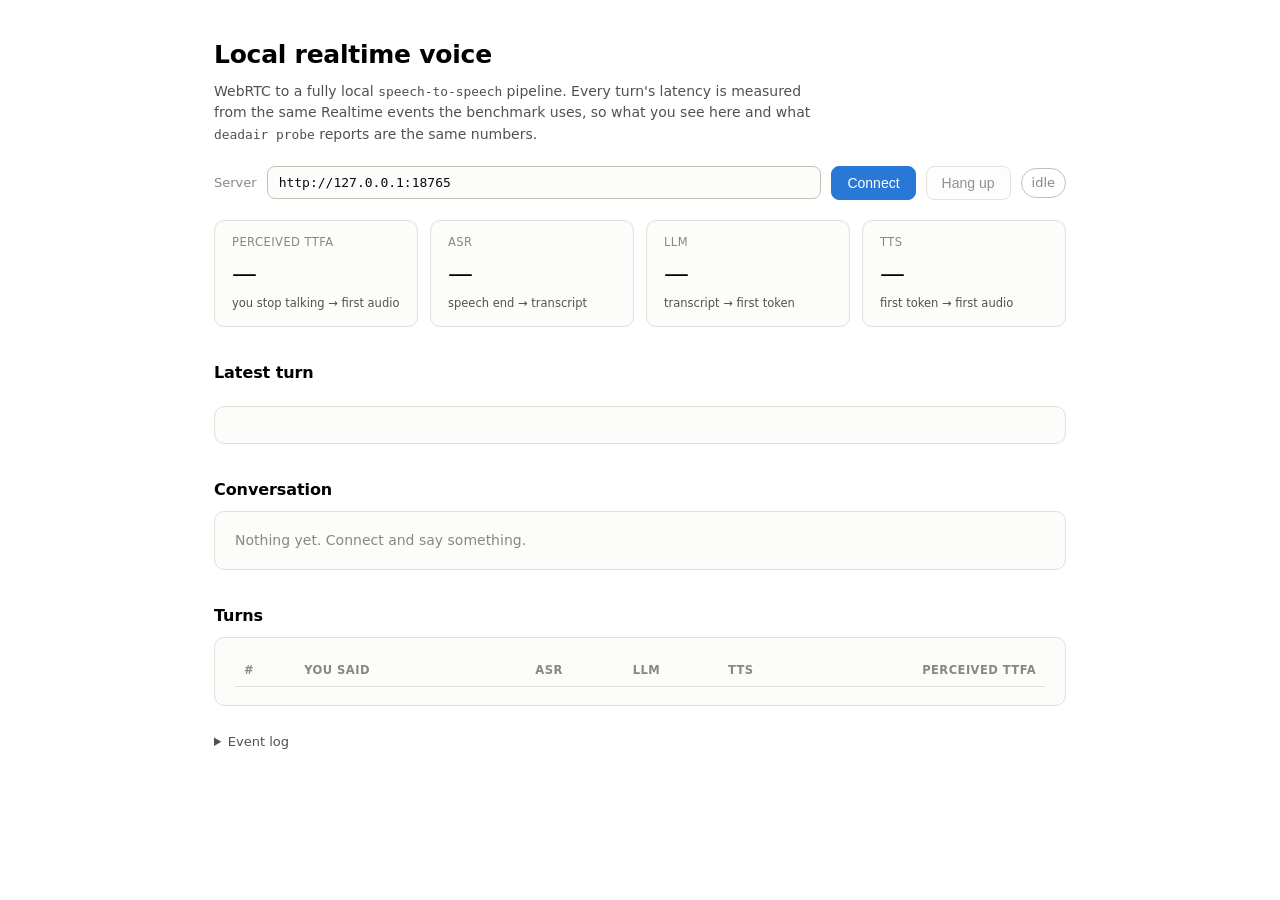
<file: web/index.html>
<!DOCTYPE html>
<html lang="en">
<head>
<meta charset="utf-8">
<meta name="viewport" content="width=device-width, initial-scale=1">
<title>Local realtime voice</title>
<link rel="stylesheet" href="style.css">
</head>
<body>
<div class="viz-root wrap">
  <header>
    <h1>Local realtime voice</h1>
    <p class="sub">WebRTC to a fully local <code>speech-to-speech</code> pipeline. Every turn's
    latency is measured from the same Realtime events the benchmark uses, so what you see
    here and what <code>deadair probe</code> reports are the same numbers.</p>
  </header>

  <div class="bar">
    <label for="endpoint">Server</label>
    <input id="endpoint" type="text" value="http://127.0.0.1:18765" spellcheck="false">
    <button id="connect" class="primary">Connect</button>
    <button id="hangup" disabled>Hang up</button>
    <span id="status" class="status idle">idle</span>
  </div>

  <div class="tiles">
    <div class="tile"><div class="k">Perceived TTFA</div><div class="v" id="t-ttfa">—</div><div class="d">you stop talking → first audio</div></div>
    <div class="tile"><div class="k">ASR</div><div class="v" id="t-asr">—</div><div class="d">speech end → transcript</div></div>
    <div class="tile"><div class="k">LLM</div><div class="v" id="t-llm">—</div><div class="d">transcript → first token</div></div>
    <div class="tile"><div class="k">TTS</div><div class="v" id="t-tts">—</div><div class="d">first token → first audio</div></div>
  </div>

  <h2>Latest turn</h2>
  <div class="legend" id="legend"></div>
  <div class="card"><div id="budget"></div></div>

  <h2>Conversation</h2>
  <div class="card" id="transcript"><p class="empty">Nothing yet. Connect and say something.</p></div>

  <h2>Turns</h2>
  <div class="card"><table id="turns"><tr><th>#</th><th>You said</th><th>ASR</th><th>LLM</th><th>TTS</th><th>Perceived TTFA</th></tr></table></div>

  <details>
    <summary>Event log</summary>
    <div class="card"><pre id="events"></pre></div>
  </details>
</div>
<div class="tip" id="tip"></div>
<audio id="remote" autoplay></audio>
<script src="app.js"></script>
</body>
</html>
</file>
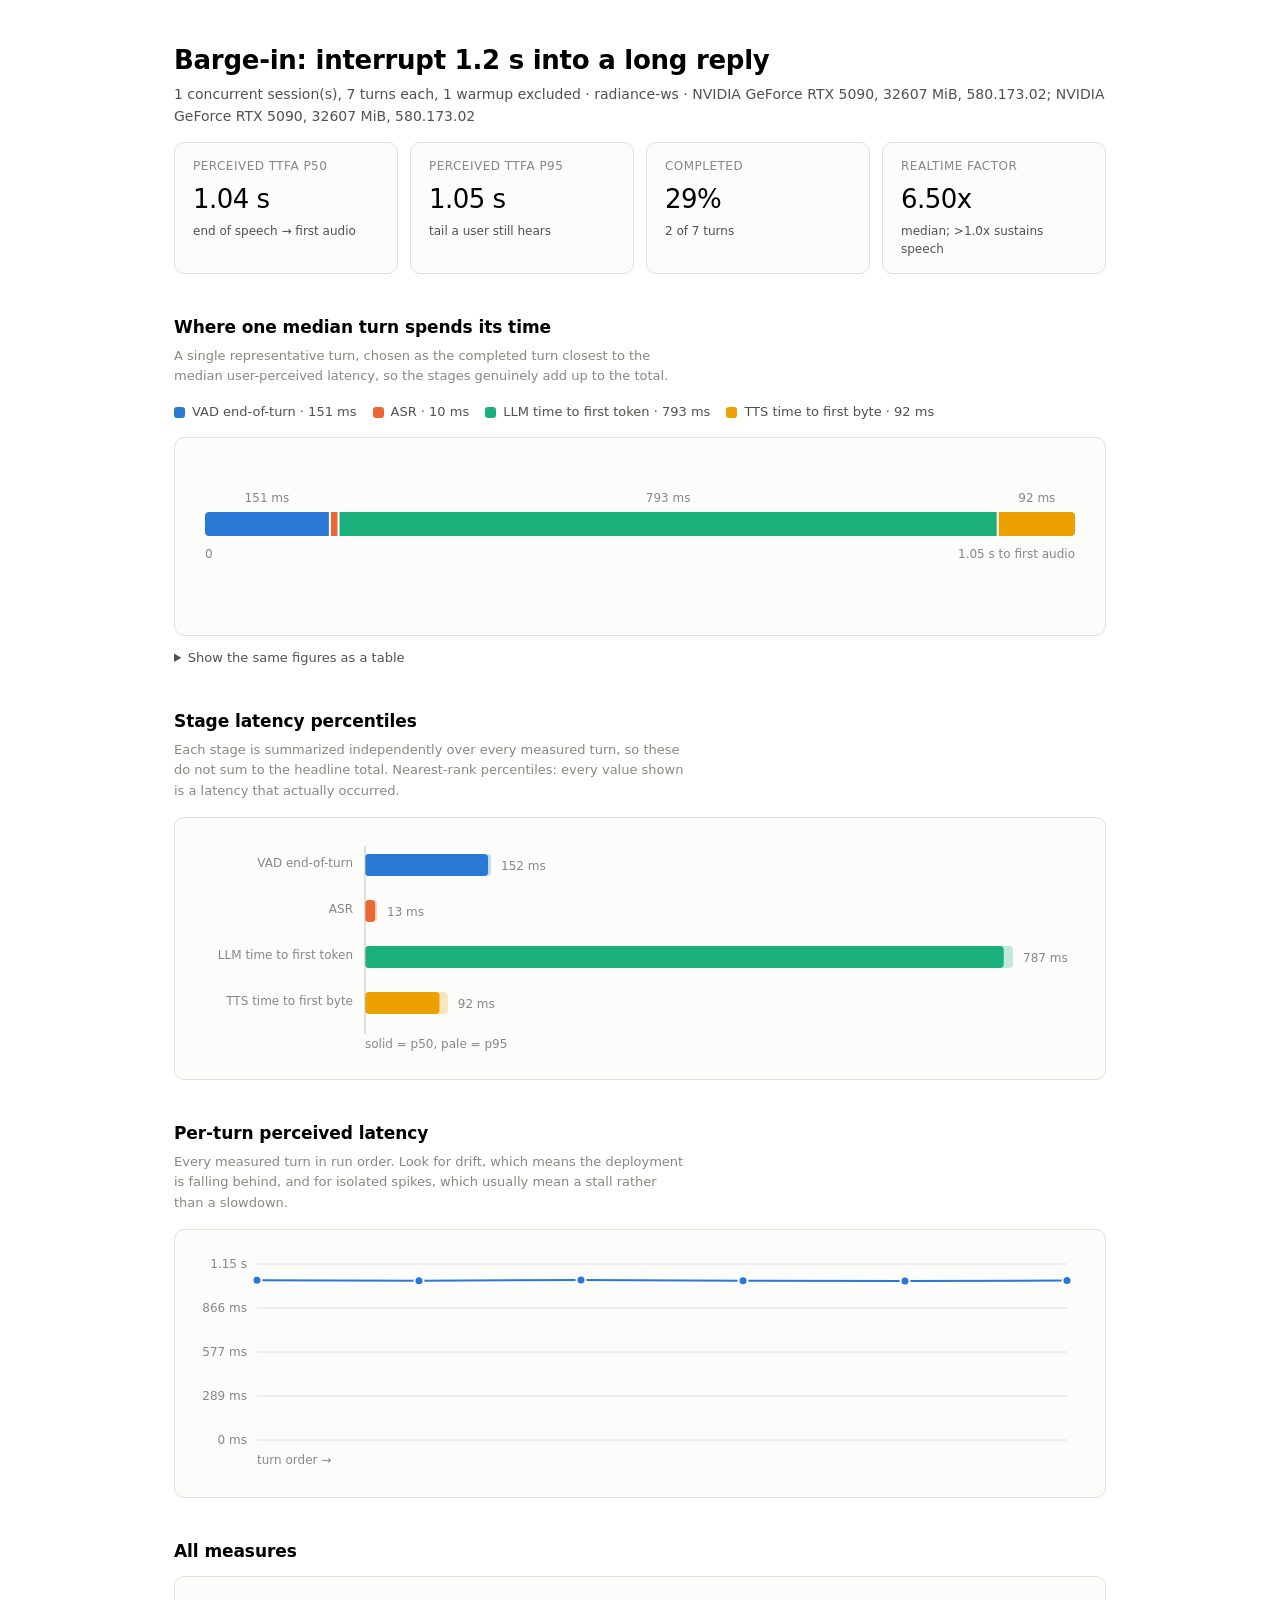
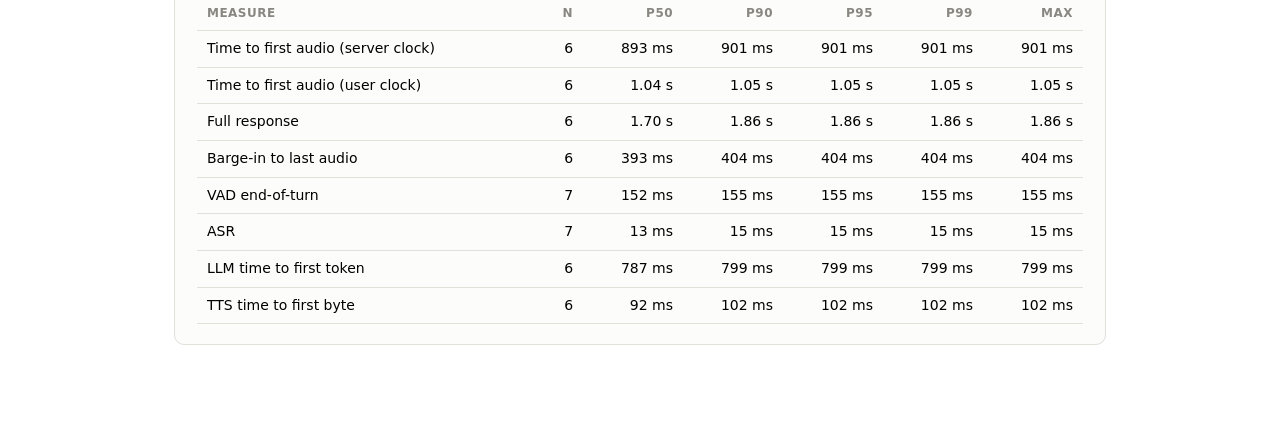
<file: results/published/barge-in/probe-c1.html>
<!DOCTYPE html>
<html lang="en">
<head>
<meta charset="utf-8">
<meta name="viewport" content="width=device-width, initial-scale=1">
<title>Barge-in: interrupt 1.2 s into a long reply — dead-air</title>
<style>
  .viz-root {
    color-scheme: light;
    --surface-1: #fcfcfb;
    --page: #f9f9f7;
    --text-primary: #0b0b0b;
    --text-secondary: #52514e;
    --text-muted: #898781;
    --grid: #e1e0d9;
    --baseline: #c3c2b7;
    --series-1: #2a78d6;
    --series-2: #eb6834;
    --series-3: #1baf7a;
    --series-4: #eda100;
  }
  @media (prefers-color-scheme: dark) {
    :root:where(:not([data-theme="light"])) .viz-root {
      color-scheme: dark;
      --surface-1: #1a1a19;
      --page: #0d0d0d;
      --text-primary: #ffffff;
      --text-secondary: #c3c2b7;
      --text-muted: #898781;
      --grid: #2c2c2a;
      --baseline: #383835;
      --series-1: #3987e5;
      --series-2: #d95926;
      --series-3: #199e70;
      --series-4: #c98500;
    }
  }
  * { box-sizing: border-box; }
  body {
    margin: 0;
    background: var(--page);
    color: var(--text-primary);
    font: 15px/1.55 ui-sans-serif, system-ui, -apple-system, "Segoe UI", Roboto, sans-serif;
  }
  .wrap { max-width: 980px; margin: 0 auto; padding: 40px 24px 80px; }
  h1 { font-size: 26px; margin: 0 0 4px; letter-spacing: -0.01em; }
  h2 { font-size: 17px; margin: 40px 0 6px; letter-spacing: -0.005em; }
  .sub { color: var(--text-secondary); margin: 0 0 8px; font-size: 14px; }
  .note { color: var(--text-muted); font-size: 13px; margin: 0 0 16px; max-width: 62ch; }
  .card {
    background: var(--surface-1);
    border: 1px solid var(--grid);
    border-radius: 10px;
    padding: 20px 22px;
    margin-top: 12px;
  }
  .tiles { display: flex; flex-wrap: wrap; gap: 12px; margin-top: 14px; }
  .tile {
    background: var(--surface-1);
    border: 1px solid var(--grid);
    border-radius: 10px;
    padding: 14px 18px;
    min-width: 150px;
    flex: 1 1 150px;
  }
  .tile .k { font-size: 12px; color: var(--text-muted); text-transform: uppercase; letter-spacing: 0.04em; }
  .tile .v { font-size: 26px; font-variant-numeric: tabular-nums; margin-top: 4px; letter-spacing: -0.02em; }
  .tile .d { font-size: 12px; color: var(--text-secondary); margin-top: 2px; }
  table { border-collapse: collapse; width: 100%; font-size: 14px; }
  th, td { text-align: right; padding: 7px 10px; border-bottom: 1px solid var(--grid); }
  th:first-child, td:first-child { text-align: left; }
  th { color: var(--text-muted); font-weight: 600; font-size: 12px; text-transform: uppercase; letter-spacing: 0.04em; }
  td { font-variant-numeric: tabular-nums; }
  .legend { display: flex; flex-wrap: wrap; gap: 16px; margin: 4px 0 14px; font-size: 13px; color: var(--text-secondary); }
  .legend span { display: inline-flex; align-items: center; gap: 7px; }
  .swatch { width: 11px; height: 11px; border-radius: 3px; display: inline-block; }
  .tip {
    position: fixed; pointer-events: none; opacity: 0; transition: opacity .1s;
    background: var(--surface-1); color: var(--text-primary);
    border: 1px solid var(--baseline); border-radius: 7px;
    padding: 7px 10px; font-size: 12.5px; box-shadow: 0 4px 14px rgba(0,0,0,.14);
    font-variant-numeric: tabular-nums; z-index: 40; max-width: 260px;
  }
  svg text { font: 12px ui-sans-serif, system-ui, sans-serif; }
  .axis { fill: var(--text-muted); }
  .mark { cursor: default; }
  details { margin-top: 12px; }
  summary { cursor: pointer; color: var(--text-secondary); font-size: 13px; }
  code { font-family: ui-monospace, SFMono-Regular, Menlo, monospace; font-size: 12.5px; }
</style>
</head>
<body>
<div class="viz-root wrap">
  <h1 id="title"></h1>
  <p class="sub" id="subtitle"></p>
  <div class="tiles" id="tiles"></div>

  <h2>Where one median turn spends its time</h2>
  <p class="note">A single representative turn, chosen as the completed turn closest to the
  median user-perceived latency, so the stages genuinely add up to the total.</p>
  <div class="legend" id="budget-legend"></div>
  <div class="card"><div id="budget"></div></div>
  <details>
    <summary>Show the same figures as a table</summary>
    <div class="card"><table id="budget-table"></table></div>
  </details>

  <h2>Stage latency percentiles</h2>
  <p class="note">Each stage is summarized independently over every measured turn, so these
  do not sum to the headline total. Nearest-rank percentiles: every value shown is a
  latency that actually occurred.</p>
  <div class="card"><div id="stages"></div></div>

  <h2>Per-turn perceived latency</h2>
  <p class="note">Every measured turn in run order. Look for drift, which means the
  deployment is falling behind, and for isolated spikes, which usually mean a stall
  rather than a slowdown.</p>
  <div class="card"><div id="turns"></div></div>

  <h2>All measures</h2>
  <div class="card"><table id="table"></table></div>
</div>
<div class="tip" id="tip"></div>
<script id="payload" type="application/json">{"spec":{"name":"Barge-in: interrupt 1.2 s into a long reply","concurrency":1,"turns":7,"warmup_turns":1,"interval_s":0.0,"barge_in_after_s":1.2,"faults":[],"notes":"Instructions ask for a four-to-five sentence answer so there is speech left to interrupt; the probe starts speaking 1.2 s after the assistant's first audio frame."},"environment":{"host":"radiance-ws","platform":"Linux-7.0.0-30-generic-x86_64-with-glibc2.39","python":"3.11.15","gpus":["NVIDIA GeForce RTX 5090, 32607 MiB, 580.173.02","NVIDIA GeForce RTX 5090, 32607 MiB, 580.173.02"]},"stats":{"total_turns":7,"completed_turns":2,"failed_turns":0,"timed_out_turns":0,"cancelled_turns":4,"completion_rate":0.2857,"error_counts":{},"stages":[{"name":"vad_eou_lag","label":"VAD end-of-turn","unit":"ms","count":7,"mean":152.0,"min":147.9,"max":155.3,"percentiles":{"50":151.6,"90":155.3,"95":155.3,"99":155.3}},{"name":"asr","label":"ASR","unit":"ms","count":7,"mean":12.4,"min":10.4,"max":14.8,"percentiles":{"50":12.5,"90":14.8,"95":14.8,"99":14.8}},{"name":"llm_ttft","label":"LLM time to first token","unit":"ms","count":6,"mean":789.2,"min":782.5,"max":798.5,"percentiles":{"50":787.1,"90":798.5,"95":798.5,"99":798.5}},{"name":"tts_ttfb","label":"TTS time to first byte","unit":"ms","count":6,"mean":93.7,"min":91.4,"max":102.0,"percentiles":{"50":91.8,"90":102.0,"95":102.0,"99":102.0}}],"headline":[{"name":"ttfa","label":"Time to first audio (server clock)","unit":"ms","count":6,"mean":894.9,"min":889.4,"max":900.9,"percentiles":{"50":893.1,"90":900.9,"95":900.9,"99":900.9}},{"name":"perceived_ttfa","label":"Time to first audio (user clock)","unit":"ms","count":6,"mean":1046.4,"min":1044.1,"max":1049.9,"percentiles":{"50":1044.8,"90":1049.9,"95":1049.9,"99":1049.9}},{"name":"response_total","label":"Full response","unit":"ms","count":6,"mean":1643.8,"min":1408.3,"max":1859.3,"percentiles":{"50":1703.3,"90":1859.3,"95":1859.3,"99":1859.3}},{"name":"barge_in","label":"Barge-in to last audio","unit":"ms","count":6,"mean":305.2,"min":88.5,"max":403.7,"percentiles":{"50":392.8,"90":403.7,"95":403.7,"99":403.7}}],"realtime_factor":{"name":"realtime_factor","label":"Realtime factor","unit":"x","count":6,"mean":6.4,"min":6.0,"max":6.5,"percentiles":{"50":6.5,"90":6.5,"95":6.5,"99":6.5}}},"budget":[{"name":"vad_eou_lag","label":"VAD end-of-turn","ms":151.4161799568683,"share":0.14471451973764576},{"name":"asr","label":"ASR","ms":10.35517593845725,"share":0.009896857212746581},{"name":"llm_ttft","label":"LLM time to first token","ms":792.7902170922607,"share":0.7577014263065638},{"name":"tts_ttfb","label":"TTS time to first byte","ms":91.74794889986515,"share":0.0876871967430439}],"series_light":["#2a78d6","#eb6834","#1baf7a","#eda100"],"series_dark":["#3987e5","#d95926","#199e70","#c98500"],"turns":[{"session_id":"session_c9f81cd384ac4fe496c1f50340e535b1","turn_index":1,"response_id":"resp_ead5e80030d3486280120b913cabba1d","status":"cancelled","prompt":"At what temperature does water boil at sea level?","transcript":"At what temperature does water boil at sea level?","response_text":"Water boils at one hundred degrees Celsius, or two hundred degrees Fahrenheit, at standard atmospheric pressure found at sea level. This temperature is a very well-known physical constant used in chemistry and cooking worldwide. Changes in altitude will cause this boiling point to change slightly.","audio_bytes":506880,"audio_duration_ms":10560.0,"errors":[],"latency_ms":{"vad_eou_lag":147.92127697728574,"asr":10.379375889897346,"llm_ttft":798.4726051799953,"tts_ttfb":91.75739879719913,"ttfa":900.6093798670918,"perceived_ttfa":1048.5306568443775,"response_total":1727.0385439042002,"barge_in":403.3077801577747},"realtime_factor":6.459123966939846},{"session_id":"session_c9f81cd384ac4fe496c1f50340e535b1","turn_index":2,"response_id":"resp_c2dc81cbf4f743809ab36c588026dd3a","status":"cancelled","prompt":"How many planets are in the solar system?","transcript":"How many planets are in the solar system? How many planets are in the solar system?","response_text":"There are eight planets in our solar system, which are Mercury, Venus, Earth, Mars, Jupiter, Saturn, Uranus, and Neptune. These celestial bodies orbit our sun in predictable paths across the vast expanse of space. Each planet possesses unique characteristics and compositions that make them all fascinating objects of study for astronomers.","audio_bytes":506880,"audio_duration_ms":10560.0,"errors":[],"latency_ms":{"vad_eou_lag":151.62777295336127,"asr":13.426413992419839,"llm_ttft":787.0988179929554,"tts_ttfb":92.6079680211842,"ttfa":893.1332000065595,"perceived_ttfa":1044.7609729599208,"response_total":1859.3093850649893,"barge_in":403.65414693951607},"realtime_factor":5.978874316564969},{"session_id":"session_c9f81cd384ac4fe496c1f50340e535b1","turn_index":3,"response_id":"resp_67318c9447d74f41a79eb0c2b96c4187","status":"completed","prompt":"What is the tallest mountain in the world?","transcript":"What is the tallest mountain in the world? What is the tallest mountain in the world?","response_text":"The tallest mountain in the world is Mount Everest. It stands majestically in the Himalayas and is the highest point above sea level on our planet. Its immense height is a wonder of natural geological forces.","audio_bytes":409600,"audio_duration_ms":8533.33,"errors":[],"latency_ms":{"vad_eou_lag":149.046977981925,"asr":12.54401309415698,"llm_ttft":786.3101488910615,"tts_ttfb":102.00105304829776,"ttfa":900.8552150335163,"perceived_ttfa":1049.9021930154413,"response_total":1408.3010950125754,"barge_in":88.49598001688719},"realtime_factor":6.534666170259568},{"session_id":"session_c9f81cd384ac4fe496c1f50340e535b1","turn_index":4,"response_id":"resp_075434f2e1184441b69c51de60c42ca0","status":"cancelled","prompt":"Which ocean is the largest?","transcript":"Which ocean is the largest? Which ocean is the largest?","response_text":"The Pacific Ocean is recognized as the largest of all the world's oceans. It covers a vast expanse of the globe and holds the greatest volume of water. This enormous body of water influences global climate and marine life extensively.","audio_bytes":504832,"audio_duration_ms":10517.33,"errors":[],"latency_ms":{"vad_eou_lag":155.28828604146838,"asr":14.324782881885767,"llm_ttft":782.541616121307,"tts_ttfb":92.53546386025846,"ttfa":889.4018628634512,"perceived_ttfa":1044.6901489049196,"response_total":1703.289767028764,"barge_in":392.84260803833604},"realtime_factor":6.531132798436314},{"session_id":"session_c9f81cd384ac4fe496c1f50340e535b1","turn_index":5,"response_id":"resp_a73bdf5ed7884707a0ee70039e2cdca4","status":"cancelled","prompt":"Roughly how fast does light travel?","transcript":"Roughly how fast does light travel. Roughly how fast does light travel?","response_text":"Light travels at an incredibly fast speed, approximately 186,282 miles per second in a vacuum. This means that light can cover vast distances across space in a very short amount of time. It is one of the fundamental constants of the physical universe, representing the ultimate speed limit.","audio_bytes":504832,"audio_duration_ms":10517.33,"errors":[],"latency_ms":{"vad_eou_lag":153.46380206756294,"asr":11.03673898614943,"llm_ttft":788.2229050155729,"tts_ttfb":91.42050496302545,"ttfa":890.6801489647478,"perceived_ttfa":1044.1439510323107,"response_total":1705.2506171166897,"barge_in":394.00590606965125},"realtime_factor":6.518375091191669},{"session_id":"session_c9f81cd384ac4fe496c1f50340e535b1","turn_index":6,"response_id":"resp_cda1ba6799894551970ec35028ce7d59","status":"completed","prompt":"In what year did humans first land on the moon?","transcript":"In what year did humans first land on the moon? In what year did humans first land on the moon?","response_text":"Humans first landed on the moon in the year 1969. This historic event was achieved by the Apollo 11 mission from the United States. That landing marked a monumental achievement in the history of space exploration.","audio_bytes":424960,"audio_duration_ms":8853.33,"errors":[],"latency_ms":{"vad_eou_lag":151.4161799568683,"asr":10.35517593845725,"llm_ttft":792.7902170922607,"tts_ttfb":91.74794889986515,"ttfa":894.8933419305831,"perceived_ttfa":1046.3095218874514,"response_total":1459.8069221246988,"barge_in":148.6652810126543},"realtime_factor":6.473293181264941},{"session_id":"session_c9f81cd384ac4fe496c1f50340e535b1","turn_index":7,"response_id":null,"status":null,"prompt":null,"transcript":"What do bees make besides honey?","response_text":"","audio_bytes":0,"audio_duration_ms":0.0,"errors":[],"latency_ms":{"vad_eou_lag":155.23346909321845,"asr":14.751006849110126,"llm_ttft":null,"tts_ttfb":null,"ttfa":null,"perceived_ttfa":null,"response_total":null,"barge_in":null},"realtime_factor":null}]}</script>
<script>
(function () {
  const D = JSON.parse(document.getElementById("payload").textContent);
  const tip = document.getElementById("tip");
  const NS = "http://www.w3.org/2000/svg";
  const css = (name) => getComputedStyle(document.querySelector(".viz-root")).getPropertyValue(name).trim();
  const SERIES = () => [css("--series-1"), css("--series-2"), css("--series-3"), css("--series-4")];

  const fmt = (v, unit) => {
    if (v === null || v === undefined || !isFinite(v)) return "—";
    if (unit === "x") return v.toFixed(2) + "x";
    return v >= 1000 ? (v / 1000).toFixed(2) + " s" : Math.round(v) + " ms";
  };

  function el(name, attrs, text) {
    const node = document.createElementNS(NS, name);
    for (const k in attrs) node.setAttribute(k, attrs[k]);
    if (text !== undefined) node.textContent = text;
    return node;
  }

  function hover(node, htmlText) {
    node.addEventListener("mousemove", (e) => {
      tip.innerHTML = htmlText;
      tip.style.opacity = "1";
      const pad = 14;
      let x = e.clientX + pad, y = e.clientY + pad;
      const r = tip.getBoundingClientRect();
      if (x + r.width > window.innerWidth - 8) x = e.clientX - r.width - pad;
      if (y + r.height > window.innerHeight - 8) y = e.clientY - r.height - pad;
      tip.style.left = x + "px";
      tip.style.top = y + "px";
    });
    node.addEventListener("mouseleave", () => { tip.style.opacity = "0"; });
  }

  // ── Header ─────────────────────────────────────────────────────────
  document.getElementById("title").textContent = D.spec.name;
  const gpus = (D.environment.gpus || []).join("; ");
  document.getElementById("subtitle").textContent =
    D.spec.concurrency + " concurrent session(s), " + D.spec.turns + " turns each, " +
    D.spec.warmup_turns + " warmup excluded · " + (D.environment.host || "") +
    (gpus ? " · " + gpus : "");

  const byName = {};
  (D.stats.headline || []).concat(D.stats.stages || []).forEach(d => byName[d.name] = d);

  const tiles = [
    ["Perceived TTFA p50", byName.perceived_ttfa ? fmt(byName.perceived_ttfa.percentiles["50"]) : "—", "end of speech → first audio"],
    ["Perceived TTFA p95", byName.perceived_ttfa ? fmt(byName.perceived_ttfa.percentiles["95"]) : "—", "tail a user still hears"],
    ["Completed", (D.stats.completion_rate * 100).toFixed(0) + "%", D.stats.completed_turns + " of " + D.stats.total_turns + " turns"],
    ["Realtime factor", D.stats.realtime_factor ? fmt(D.stats.realtime_factor.percentiles["50"], "x") : "—", "median; >1.0x sustains speech"],
  ];
  document.getElementById("tiles").innerHTML = tiles.map(
    t => '<div class="tile"><div class="k">' + t[0] + '</div><div class="v">' + t[1] + '</div><div class="d">' + t[2] + '</div></div>'
  ).join("");

  // ── Budget: one stacked horizontal bar, direct-labelled ────────────
  function drawBudget() {
    const host = document.getElementById("budget");
    host.innerHTML = "";
    const data = D.budget || [];
    if (!data.length) { host.innerHTML = '<p class="note">No completed turn to decompose.</p>'; return; }
    const colors = SERIES();
    const W = host.clientWidth || 880, H = 150;
    const L = 8, R = 8, barY = 54, barH = 24, GAP = 2;
    const total = data.reduce((a, b) => a + b.ms, 0);
    const scale = (W - L - R) / total;

    const svg = el("svg", { width: "100%", height: H, viewBox: "0 0 " + W + " " + H });
    let x = L;
    data.forEach((d, i) => {
      const raw = d.ms * scale;
      const w = Math.max(2, raw - (i < data.length - 1 ? GAP : 0));
      // 4px rounded outer ends, square where segments meet.
      const first = i === 0, last = i === data.length - 1;
      const r = 4;
      const path = first || last
        ? roundedSide(x, barY, w, barH, r, first, last)
        : rectPath(x, barY, w, barH);
      const mark = el("path", { d: path, fill: colors[i % 4], class: "mark" });
      hover(mark, "<b>" + d.label + "</b><br>" + fmt(d.ms) + " · " + Math.round(d.share * 100) + "% of " + fmt(total));
      svg.appendChild(mark);

      if (raw > 46) {
        svg.appendChild(el("text", {
          x: x + w / 2, y: barY - 10, "text-anchor": "middle", class: "axis"
        }, fmt(d.ms)));
      }
      x += raw;
    });
    svg.appendChild(el("text", { x: L, y: barY + barH + 22, class: "axis" }, "0"));
    svg.appendChild(el("text", { x: W - R, y: barY + barH + 22, "text-anchor": "end", class: "axis" },
      fmt(total) + " to first audio"));
    host.appendChild(svg);

    document.getElementById("budget-legend").innerHTML = data.map(
      (d, i) => '<span><i class="swatch" style="background:' + colors[i % 4] + '"></i>' + d.label + " · " + fmt(d.ms) + "</span>"
    ).join("");

    document.getElementById("budget-table").innerHTML =
      "<tr><th>Stage</th><th>Time</th><th>Share</th></tr>" +
      data.map(d => "<tr><td>" + d.label + "</td><td>" + fmt(d.ms) + "</td><td>" + Math.round(d.share * 100) + "%</td></tr>").join("") +
      "<tr><td><b>Total</b></td><td><b>" + fmt(total) + "</b></td><td></td></tr>";
  }

  function rectPath(x, y, w, h) {
    return "M" + x + "," + y + "h" + w + "v" + h + "h" + (-w) + "z";
  }
  function roundedSide(x, y, w, h, r, left, right) {
    r = Math.min(r, w / 2, h / 2);
    const rl = left ? r : 0, rr = right ? r : 0;
    return "M" + (x + rl) + "," + y +
      "h" + (w - rl - rr) +
      (rr ? "a" + rr + "," + rr + " 0 0 1 " + rr + "," + rr : "") +
      "v" + (h - 2 * rr) +
      (rr ? "a" + rr + "," + rr + " 0 0 1 " + (-rr) + "," + rr : "") +
      "h" + (-(w - rl - rr)) +
      (rl ? "a" + rl + "," + rl + " 0 0 1 " + (-rl) + "," + (-rl) : "") +
      "v" + (-(h - 2 * rl)) +
      (rl ? "a" + rl + "," + rl + " 0 0 1 " + rl + "," + (-rl) : "") + "z";
  }

  // ── Stage percentiles: grouped horizontal bars ─────────────────────
  function drawStages() {
    const host = document.getElementById("stages");
    host.innerHTML = "";
    const rows = D.stats.stages || [];
    if (!rows.length) { host.innerHTML = '<p class="note">No stage data.</p>'; return; }
    const colors = SERIES();
    const W = host.clientWidth || 880;
    const rowH = 46, L = 168, R = 70, H = rows.length * rowH + 30;
    const max = Math.max.apply(null, rows.map(r => r.percentiles["95"]));
    const scale = (W - L - R) / (max || 1);
    const svg = el("svg", { width: "100%", height: H, viewBox: "0 0 " + W + " " + H });

    rows.forEach((row, i) => {
      const y = i * rowH + 12;
      svg.appendChild(el("text", { x: L - 12, y: y + 17, "text-anchor": "end", class: "axis" }, row.label));
      const p50 = row.percentiles["50"] * scale;
      const p95 = row.percentiles["95"] * scale;
      // p95 sits behind p50 as a lighter extent; p50 is the solid mark.
      const back = el("path", { d: roundedSide(L, y + 4, Math.max(2, p95), 22, 4, true, true), fill: colors[i % 4], opacity: "0.26", class: "mark" });
      hover(back, "<b>" + row.label + " p95</b><br>" + fmt(row.percentiles["95"], row.unit));
      svg.appendChild(back);
      const front = el("path", { d: roundedSide(L, y + 4, Math.max(2, p50), 22, 4, true, true), fill: colors[i % 4], class: "mark" });
      hover(front, "<b>" + row.label + "</b><br>p50 " + fmt(row.percentiles["50"], row.unit) +
        "<br>p90 " + fmt(row.percentiles["90"], row.unit) +
        "<br>p95 " + fmt(row.percentiles["95"], row.unit) +
        "<br>n = " + row.count);
      svg.appendChild(front);
      svg.appendChild(el("text", { x: L + Math.max(p95, p50) + 10, y: y + 20, class: "axis" }, fmt(row.percentiles["50"], row.unit)));
    });
    svg.appendChild(el("line", { x1: L, y1: 8, x2: L, y2: H - 18, stroke: css("--baseline"), "stroke-width": "1" }));
    svg.appendChild(el("text", { x: L, y: H - 4, class: "axis" }, "solid = p50, pale = p95"));
    host.appendChild(svg);
  }

  // ── Per-turn line ──────────────────────────────────────────────────
  function drawTurns() {
    const host = document.getElementById("turns");
    host.innerHTML = "";
    const pts = (D.turns || []).map((t, i) => ({ i: i, v: t.latency_ms.perceived_ttfa, t: t }))
      .filter(p => p.v !== null && p.v !== undefined);
    if (pts.length < 2) { host.innerHTML = '<p class="note">Not enough completed turns to plot.</p>'; return; }
    const W = host.clientWidth || 880, H = 220, L = 60, R = 16, T = 14, B = 30;
    const max = Math.max.apply(null, pts.map(p => p.v)) * 1.1;
    const xs = (i) => L + (W - L - R) * (i / Math.max(1, pts.length - 1));
    const ys = (v) => T + (H - T - B) * (1 - v / max);
    const svg = el("svg", { width: "100%", height: H, viewBox: "0 0 " + W + " " + H });

    for (let g = 0; g <= 4; g++) {
      const v = max * g / 4, y = ys(v);
      svg.appendChild(el("line", { x1: L, y1: y, x2: W - R, y2: y, stroke: css("--grid"), "stroke-width": "1" }));
      svg.appendChild(el("text", { x: L - 10, y: y + 4, "text-anchor": "end", class: "axis" }, fmt(v)));
    }
    const d = pts.map((p, i) => (i ? "L" : "M") + xs(p.i) + "," + ys(p.v)).join("");
    svg.appendChild(el("path", { d: d, fill: "none", stroke: SERIES()[0], "stroke-width": "2", "stroke-linejoin": "round", "stroke-linecap": "round" }));
    pts.forEach(p => {
      const c = el("circle", { cx: xs(p.i), cy: ys(p.v), r: "4.5", fill: SERIES()[0], stroke: css("--surface-1"), "stroke-width": "2", class: "mark" });
      hover(c, "<b>Turn " + (p.i + 1) + "</b><br>perceived " + fmt(p.v) +
        "<br>ASR " + fmt(p.t.latency_ms.asr) +
        "<br>LLM " + fmt(p.t.latency_ms.llm_ttft) +
        "<br>TTS " + fmt(p.t.latency_ms.tts_ttfb));
      svg.appendChild(c);
    });
    svg.appendChild(el("text", { x: L, y: H - 6, class: "axis" }, "turn order →"));
    host.appendChild(svg);
  }

  // ── Table ──────────────────────────────────────────────────────────
  const all = (D.stats.headline || []).concat(D.stats.stages || []);
  document.getElementById("table").innerHTML =
    "<tr><th>Measure</th><th>n</th><th>p50</th><th>p90</th><th>p95</th><th>p99</th><th>max</th></tr>" +
    all.map(d => "<tr><td>" + d.label + "</td><td>" + d.count + "</td>" +
      ["50", "90", "95", "99"].map(q => "<td>" + fmt(d.percentiles[q], d.unit) + "</td>").join("") +
      "<td>" + fmt(d.max, d.unit) + "</td></tr>").join("");

  function drawAll() { drawBudget(); drawStages(); drawTurns(); }
  drawAll();
  let resizeTimer;
  window.addEventListener("resize", () => { clearTimeout(resizeTimer); resizeTimer = setTimeout(drawAll, 120); });
  if (window.matchMedia) {
    window.matchMedia("(prefers-color-scheme: dark)").addEventListener("change", drawAll);
  }
})();
</script>
</body>
</html>
</file>
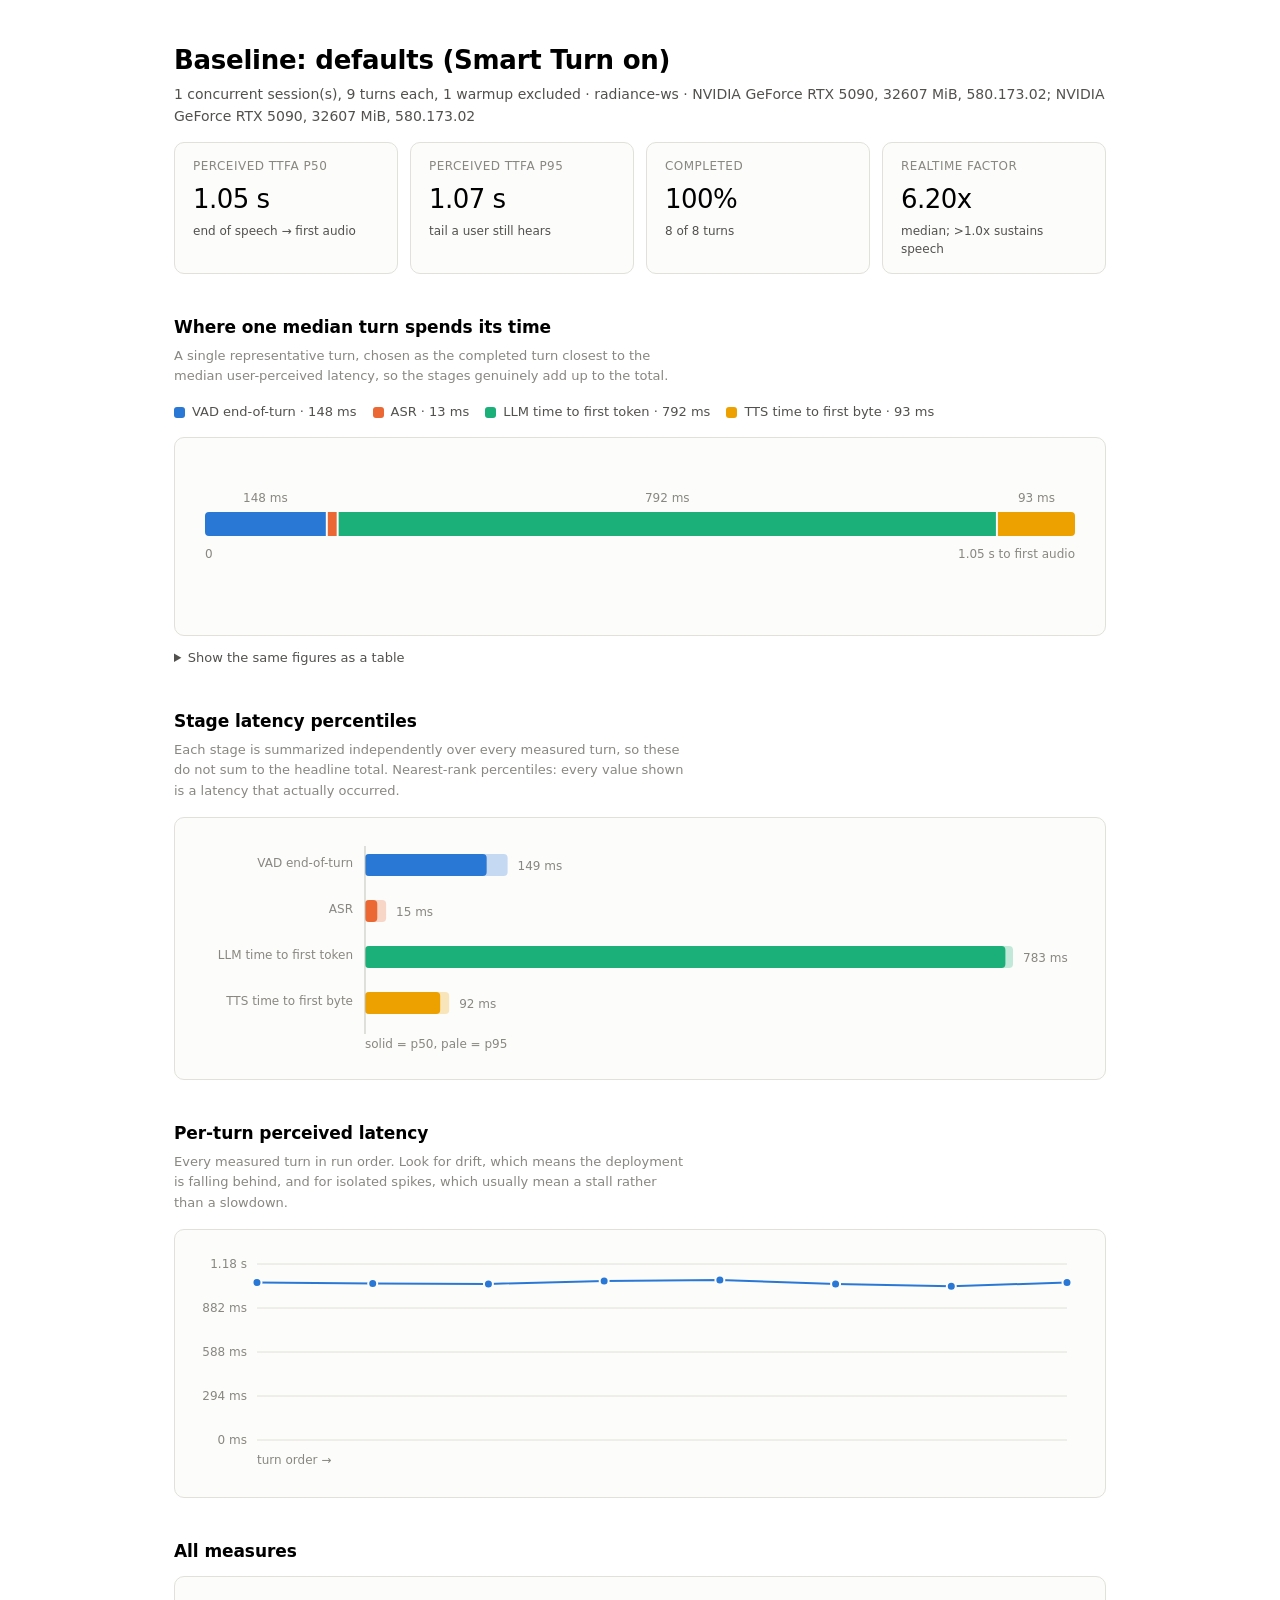
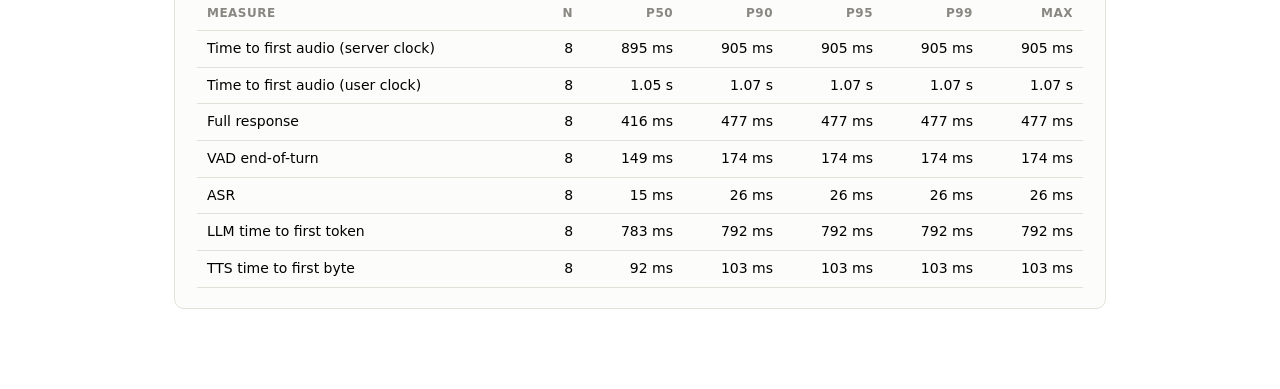
<file: results/published/baseline/probe-c1.html>
<!DOCTYPE html>
<html lang="en">
<head>
<meta charset="utf-8">
<meta name="viewport" content="width=device-width, initial-scale=1">
<title>Baseline: defaults (Smart Turn on) — dead-air</title>
<style>
  .viz-root {
    color-scheme: light;
    --surface-1: #fcfcfb;
    --page: #f9f9f7;
    --text-primary: #0b0b0b;
    --text-secondary: #52514e;
    --text-muted: #898781;
    --grid: #e1e0d9;
    --baseline: #c3c2b7;
    --series-1: #2a78d6;
    --series-2: #eb6834;
    --series-3: #1baf7a;
    --series-4: #eda100;
  }
  @media (prefers-color-scheme: dark) {
    :root:where(:not([data-theme="light"])) .viz-root {
      color-scheme: dark;
      --surface-1: #1a1a19;
      --page: #0d0d0d;
      --text-primary: #ffffff;
      --text-secondary: #c3c2b7;
      --text-muted: #898781;
      --grid: #2c2c2a;
      --baseline: #383835;
      --series-1: #3987e5;
      --series-2: #d95926;
      --series-3: #199e70;
      --series-4: #c98500;
    }
  }
  * { box-sizing: border-box; }
  body {
    margin: 0;
    background: var(--page);
    color: var(--text-primary);
    font: 15px/1.55 ui-sans-serif, system-ui, -apple-system, "Segoe UI", Roboto, sans-serif;
  }
  .wrap { max-width: 980px; margin: 0 auto; padding: 40px 24px 80px; }
  h1 { font-size: 26px; margin: 0 0 4px; letter-spacing: -0.01em; }
  h2 { font-size: 17px; margin: 40px 0 6px; letter-spacing: -0.005em; }
  .sub { color: var(--text-secondary); margin: 0 0 8px; font-size: 14px; }
  .note { color: var(--text-muted); font-size: 13px; margin: 0 0 16px; max-width: 62ch; }
  .card {
    background: var(--surface-1);
    border: 1px solid var(--grid);
    border-radius: 10px;
    padding: 20px 22px;
    margin-top: 12px;
  }
  .tiles { display: flex; flex-wrap: wrap; gap: 12px; margin-top: 14px; }
  .tile {
    background: var(--surface-1);
    border: 1px solid var(--grid);
    border-radius: 10px;
    padding: 14px 18px;
    min-width: 150px;
    flex: 1 1 150px;
  }
  .tile .k { font-size: 12px; color: var(--text-muted); text-transform: uppercase; letter-spacing: 0.04em; }
  .tile .v { font-size: 26px; font-variant-numeric: tabular-nums; margin-top: 4px; letter-spacing: -0.02em; }
  .tile .d { font-size: 12px; color: var(--text-secondary); margin-top: 2px; }
  table { border-collapse: collapse; width: 100%; font-size: 14px; }
  th, td { text-align: right; padding: 7px 10px; border-bottom: 1px solid var(--grid); }
  th:first-child, td:first-child { text-align: left; }
  th { color: var(--text-muted); font-weight: 600; font-size: 12px; text-transform: uppercase; letter-spacing: 0.04em; }
  td { font-variant-numeric: tabular-nums; }
  .legend { display: flex; flex-wrap: wrap; gap: 16px; margin: 4px 0 14px; font-size: 13px; color: var(--text-secondary); }
  .legend span { display: inline-flex; align-items: center; gap: 7px; }
  .swatch { width: 11px; height: 11px; border-radius: 3px; display: inline-block; }
  .tip {
    position: fixed; pointer-events: none; opacity: 0; transition: opacity .1s;
    background: var(--surface-1); color: var(--text-primary);
    border: 1px solid var(--baseline); border-radius: 7px;
    padding: 7px 10px; font-size: 12.5px; box-shadow: 0 4px 14px rgba(0,0,0,.14);
    font-variant-numeric: tabular-nums; z-index: 40; max-width: 260px;
  }
  svg text { font: 12px ui-sans-serif, system-ui, sans-serif; }
  .axis { fill: var(--text-muted); }
  .mark { cursor: default; }
  details { margin-top: 12px; }
  summary { cursor: pointer; color: var(--text-secondary); font-size: 13px; }
  code { font-family: ui-monospace, SFMono-Regular, Menlo, monospace; font-size: 12.5px; }
</style>
</head>
<body>
<div class="viz-root wrap">
  <h1 id="title"></h1>
  <p class="sub" id="subtitle"></p>
  <div class="tiles" id="tiles"></div>

  <h2>Where one median turn spends its time</h2>
  <p class="note">A single representative turn, chosen as the completed turn closest to the
  median user-perceived latency, so the stages genuinely add up to the total.</p>
  <div class="legend" id="budget-legend"></div>
  <div class="card"><div id="budget"></div></div>
  <details>
    <summary>Show the same figures as a table</summary>
    <div class="card"><table id="budget-table"></table></div>
  </details>

  <h2>Stage latency percentiles</h2>
  <p class="note">Each stage is summarized independently over every measured turn, so these
  do not sum to the headline total. Nearest-rank percentiles: every value shown is a
  latency that actually occurred.</p>
  <div class="card"><div id="stages"></div></div>

  <h2>Per-turn perceived latency</h2>
  <p class="note">Every measured turn in run order. Look for drift, which means the
  deployment is falling behind, and for isolated spikes, which usually mean a stall
  rather than a slowdown.</p>
  <div class="card"><div id="turns"></div></div>

  <h2>All measures</h2>
  <div class="card"><table id="table"></table></div>
</div>
<div class="tip" id="tip"></div>
<script id="payload" type="application/json">{"spec":{"name":"Baseline: defaults (Smart Turn on)","concurrency":1,"turns":9,"warmup_turns":1,"interval_s":0.0,"barge_in_after_s":null,"faults":[],"notes":"Parakeet TDT STT, gemma-4-E4B Q4_0 via llama.cpp, Qwen3-TTS GGML. Defaults throughout."},"environment":{"host":"radiance-ws","platform":"Linux-7.0.0-30-generic-x86_64-with-glibc2.39","python":"3.11.15","gpus":["NVIDIA GeForce RTX 5090, 32607 MiB, 580.173.02","NVIDIA GeForce RTX 5090, 32607 MiB, 580.173.02"]},"stats":{"total_turns":8,"completed_turns":8,"failed_turns":0,"timed_out_turns":0,"cancelled_turns":0,"completion_rate":1.0,"error_counts":{},"stages":[{"name":"vad_eou_lag","label":"VAD end-of-turn","unit":"ms","count":8,"mean":153.8,"min":132.0,"max":174.3,"percentiles":{"50":148.7,"90":174.3,"95":174.3,"99":174.3}},{"name":"asr","label":"ASR","unit":"ms","count":8,"mean":16.5,"min":10.9,"max":25.8,"percentiles":{"50":15.0,"90":25.8,"95":25.8,"99":25.8}},{"name":"llm_ttft","label":"LLM time to first token","unit":"ms","count":8,"mean":784.4,"min":776.3,"max":792.0,"percentiles":{"50":782.7,"90":792.0,"95":792.0,"99":792.0}},{"name":"tts_ttfb","label":"TTS time to first byte","unit":"ms","count":8,"mean":94.5,"min":91.3,"max":102.9,"percentiles":{"50":91.9,"90":102.9,"95":102.9,"99":102.9}}],"headline":[{"name":"ttfa","label":"Time to first audio (server clock)","unit":"ms","count":8,"mean":895.4,"min":887.8,"max":905.2,"percentiles":{"50":895.4,"90":905.2,"95":905.2,"99":905.2}},{"name":"perceived_ttfa","label":"Time to first audio (user clock)","unit":"ms","count":8,"mean":1049.2,"min":1027.3,"max":1068.9,"percentiles":{"50":1045.2,"90":1068.9,"95":1068.9,"99":1068.9}},{"name":"response_total","label":"Full response","unit":"ms","count":8,"mean":417.0,"min":341.5,"max":476.7,"percentiles":{"50":415.9,"90":476.7,"95":476.7,"99":476.7}}],"realtime_factor":{"name":"realtime_factor","label":"Realtime factor","unit":"x","count":8,"mean":6.3,"min":5.9,"max":6.8,"percentiles":{"50":6.2,"90":6.8,"95":6.8,"99":6.8}}},"budget":[{"name":"vad_eou_lag","label":"VAD end-of-turn","ms":147.5437821354717,"share":0.14116886996215833},{"name":"asr","label":"ASR","ms":13.03394278511405,"share":0.012470786281163231},{"name":"llm_ttft","label":"LLM time to first token","ms":791.9716730248183,"share":0.7577530174758531},{"name":"tts_ttfb","label":"TTS time to first byte","ms":92.60866115801036,"share":0.08860732628082532}],"series_light":["#2a78d6","#eb6834","#1baf7a","#eda100"],"series_dark":["#3987e5","#d95926","#199e70","#c98500"],"turns":[{"session_id":"session_b480af5168e74194a011c4724ff182a5","turn_index":1,"response_id":"resp_d3c6f1b69b164c7f934774ed2fe7b0a1","status":"completed","prompt":"At what temperature does water boil at sea level?","transcript":"At what temperature does water boil at sea level?","response_text":"Water boils at 100 degrees Celsius at sea level.","audio_bytes":102400,"audio_duration_ms":2133.33,"errors":[],"latency_ms":{"vad_eou_lag":147.04217878170311,"asr":22.639173083007336,"llm_ttft":779.7125780489296,"tts_ttfb":102.86565194837749,"ttfa":905.2174030803144,"perceived_ttfa":1052.2595818620175,"response_total":447.0596220344305,"barge_in":null},"realtime_factor":6.204503209133418},{"session_id":"session_b480af5168e74194a011c4724ff182a5","turn_index":2,"response_id":"resp_ef462f16e1ca4f3cbac906e1be8956e9","status":"completed","prompt":"How many planets are in the solar system?","transcript":"How many planets are in the solar system?","response_text":"There are eight planets in our solar system.","audio_bytes":74752,"audio_duration_ms":1557.33,"errors":[],"latency_ms":{"vad_eou_lag":147.5437821354717,"asr":13.03394278511405,"llm_ttft":791.9716730248183,"tts_ttfb":92.60866115801036,"ttfa":897.6142769679427,"perceived_ttfa":1045.1580591034144,"response_total":341.549817007035,"barge_in":null},"realtime_factor":6.267096550302752},{"session_id":"session_b480af5168e74194a011c4724ff182a5","turn_index":3,"response_id":"resp_75f0dcc32a094f10b6a5046915fe943e","status":"completed","prompt":"What is the tallest mountain in the world?","transcript":"What is the tallest mountain in the world?","response_text":"The tallest mountain in the world is Mount Everest.","audio_bytes":95232,"audio_duration_ms":1984.0,"errors":[],"latency_ms":{"vad_eou_lag":154.24799220636487,"asr":14.054108876734972,"llm_ttft":782.718159025535,"tts_ttfb":91.85480000451207,"ttfa":888.627067906782,"perceived_ttfa":1042.875060113147,"response_total":415.88531504385173,"barge_in":null},"realtime_factor":6.129853782517429},{"session_id":"session_b480af5168e74194a011c4724ff182a5","turn_index":4,"response_id":"resp_6a0c4875a49a431e9dc8c0fa3ce7fc4b","status":"completed","prompt":"Which ocean is the largest?","transcript":"Which ocean is the largest?","response_text":"The Pacific Ocean is the largest ocean.","audio_bytes":76800,"audio_duration_ms":1600.0,"errors":[],"latency_ms":{"vad_eou_lag":174.31530100293458,"asr":15.01721516251564,"llm_ttft":781.1013318132609,"tts_ttfb":91.71155118383467,"ttfa":887.8300981596112,"perceived_ttfa":1062.1453991625458,"response_total":362.2849329840392,"barge_in":null},"realtime_factor":5.921521258529178},{"session_id":"session_b480af5168e74194a011c4724ff182a5","turn_index":5,"response_id":"resp_14042d1aee4e408a9053caaac50f0c0e","status":"completed","prompt":"Roughly how fast does light travel?","transcript":"Roughly how fast does light travel?","response_text":"Light travels at about 300,000 kilometers per second.","audio_bytes":107520,"audio_duration_ms":2240.0,"errors":[],"latency_ms":{"vad_eou_lag":173.05629584006965,"asr":15.175284119322896,"llm_ttft":789.3797180149704,"tts_ttfb":91.27184888347983,"ttfa":895.8268510177732,"perceived_ttfa":1068.8831468578428,"response_total":434.57831093110144,"barge_in":null},"realtime_factor":6.531256287032065},{"session_id":"session_b480af5168e74194a011c4724ff182a5","turn_index":6,"response_id":"resp_63d9290271a548f6b636d2ece4b2583c","status":"completed","prompt":"In what year did humans first land on the moon?","transcript":"In what year did humans first land on the moon?","response_text":"Humans first landed on the moon in 1969.","audio_bytes":107520,"audio_duration_ms":2240.0,"errors":[],"latency_ms":{"vad_eou_lag":148.65774009376764,"asr":25.84818797186017,"llm_ttft":776.250597089529,"tts_ttfb":92.15527703054249,"ttfa":894.2540620919317,"perceived_ttfa":1042.9118021856993,"response_total":444.5109670050442,"barge_in":null},"realtime_factor":6.36526665122335},{"session_id":"session_b480af5168e74194a011c4724ff182a5","turn_index":7,"response_id":"resp_ed7698ef958c43aa993e3b2eae4266e9","status":"completed","prompt":"What do bees make besides honey?","transcript":"What do bees make besides honey?","response_text":"Bees also make things like beeswax and propolis.","audio_bytes":125952,"audio_duration_ms":2624.0,"errors":[],"latency_ms":{"vad_eou_lag":131.97400514036417,"asr":15.35851089283824,"llm_ttft":788.2226149085909,"tts_ttfb":91.78510098718107,"ttfa":895.3662267886102,"perceived_ttfa":1027.3402319289744,"response_total":476.6718989703804,"barge_in":null},"realtime_factor":6.826454523988179},{"session_id":"session_b480af5168e74194a011c4724ff182a5","turn_index":8,"response_id":"resp_011b7d05be5d4b3db28cff402dda84bd","status":"completed","prompt":"How many degrees are in a triangle?","transcript":"How many degrees are in a triangle?","response_text":"A triangle has a total of 180 degrees.","audio_bytes":90112,"audio_duration_ms":1877.33,"errors":[],"latency_ms":{"vad_eou_lag":153.20361591875553,"asr":10.875512147322297,"llm_ttft":786.080613033846,"tts_ttfb":101.63339786231518,"ttfa":898.5895230434835,"perceived_ttfa":1051.793138962239,"response_total":413.7082251254469,"barge_in":null},"realtime_factor":6.023989881702674}]}</script>
<script>
(function () {
  const D = JSON.parse(document.getElementById("payload").textContent);
  const tip = document.getElementById("tip");
  const NS = "http://www.w3.org/2000/svg";
  const css = (name) => getComputedStyle(document.querySelector(".viz-root")).getPropertyValue(name).trim();
  const SERIES = () => [css("--series-1"), css("--series-2"), css("--series-3"), css("--series-4")];

  const fmt = (v, unit) => {
    if (v === null || v === undefined || !isFinite(v)) return "—";
    if (unit === "x") return v.toFixed(2) + "x";
    return v >= 1000 ? (v / 1000).toFixed(2) + " s" : Math.round(v) + " ms";
  };

  function el(name, attrs, text) {
    const node = document.createElementNS(NS, name);
    for (const k in attrs) node.setAttribute(k, attrs[k]);
    if (text !== undefined) node.textContent = text;
    return node;
  }

  function hover(node, htmlText) {
    node.addEventListener("mousemove", (e) => {
      tip.innerHTML = htmlText;
      tip.style.opacity = "1";
      const pad = 14;
      let x = e.clientX + pad, y = e.clientY + pad;
      const r = tip.getBoundingClientRect();
      if (x + r.width > window.innerWidth - 8) x = e.clientX - r.width - pad;
      if (y + r.height > window.innerHeight - 8) y = e.clientY - r.height - pad;
      tip.style.left = x + "px";
      tip.style.top = y + "px";
    });
    node.addEventListener("mouseleave", () => { tip.style.opacity = "0"; });
  }

  // ── Header ─────────────────────────────────────────────────────────
  document.getElementById("title").textContent = D.spec.name;
  const gpus = (D.environment.gpus || []).join("; ");
  document.getElementById("subtitle").textContent =
    D.spec.concurrency + " concurrent session(s), " + D.spec.turns + " turns each, " +
    D.spec.warmup_turns + " warmup excluded · " + (D.environment.host || "") +
    (gpus ? " · " + gpus : "");

  const byName = {};
  (D.stats.headline || []).concat(D.stats.stages || []).forEach(d => byName[d.name] = d);

  const tiles = [
    ["Perceived TTFA p50", byName.perceived_ttfa ? fmt(byName.perceived_ttfa.percentiles["50"]) : "—", "end of speech → first audio"],
    ["Perceived TTFA p95", byName.perceived_ttfa ? fmt(byName.perceived_ttfa.percentiles["95"]) : "—", "tail a user still hears"],
    ["Completed", (D.stats.completion_rate * 100).toFixed(0) + "%", D.stats.completed_turns + " of " + D.stats.total_turns + " turns"],
    ["Realtime factor", D.stats.realtime_factor ? fmt(D.stats.realtime_factor.percentiles["50"], "x") : "—", "median; >1.0x sustains speech"],
  ];
  document.getElementById("tiles").innerHTML = tiles.map(
    t => '<div class="tile"><div class="k">' + t[0] + '</div><div class="v">' + t[1] + '</div><div class="d">' + t[2] + '</div></div>'
  ).join("");

  // ── Budget: one stacked horizontal bar, direct-labelled ────────────
  function drawBudget() {
    const host = document.getElementById("budget");
    host.innerHTML = "";
    const data = D.budget || [];
    if (!data.length) { host.innerHTML = '<p class="note">No completed turn to decompose.</p>'; return; }
    const colors = SERIES();
    const W = host.clientWidth || 880, H = 150;
    const L = 8, R = 8, barY = 54, barH = 24, GAP = 2;
    const total = data.reduce((a, b) => a + b.ms, 0);
    const scale = (W - L - R) / total;

    const svg = el("svg", { width: "100%", height: H, viewBox: "0 0 " + W + " " + H });
    let x = L;
    data.forEach((d, i) => {
      const raw = d.ms * scale;
      const w = Math.max(2, raw - (i < data.length - 1 ? GAP : 0));
      // 4px rounded outer ends, square where segments meet.
      const first = i === 0, last = i === data.length - 1;
      const r = 4;
      const path = first || last
        ? roundedSide(x, barY, w, barH, r, first, last)
        : rectPath(x, barY, w, barH);
      const mark = el("path", { d: path, fill: colors[i % 4], class: "mark" });
      hover(mark, "<b>" + d.label + "</b><br>" + fmt(d.ms) + " · " + Math.round(d.share * 100) + "% of " + fmt(total));
      svg.appendChild(mark);

      if (raw > 46) {
        svg.appendChild(el("text", {
          x: x + w / 2, y: barY - 10, "text-anchor": "middle", class: "axis"
        }, fmt(d.ms)));
      }
      x += raw;
    });
    svg.appendChild(el("text", { x: L, y: barY + barH + 22, class: "axis" }, "0"));
    svg.appendChild(el("text", { x: W - R, y: barY + barH + 22, "text-anchor": "end", class: "axis" },
      fmt(total) + " to first audio"));
    host.appendChild(svg);

    document.getElementById("budget-legend").innerHTML = data.map(
      (d, i) => '<span><i class="swatch" style="background:' + colors[i % 4] + '"></i>' + d.label + " · " + fmt(d.ms) + "</span>"
    ).join("");

    document.getElementById("budget-table").innerHTML =
      "<tr><th>Stage</th><th>Time</th><th>Share</th></tr>" +
      data.map(d => "<tr><td>" + d.label + "</td><td>" + fmt(d.ms) + "</td><td>" + Math.round(d.share * 100) + "%</td></tr>").join("") +
      "<tr><td><b>Total</b></td><td><b>" + fmt(total) + "</b></td><td></td></tr>";
  }

  function rectPath(x, y, w, h) {
    return "M" + x + "," + y + "h" + w + "v" + h + "h" + (-w) + "z";
  }
  function roundedSide(x, y, w, h, r, left, right) {
    r = Math.min(r, w / 2, h / 2);
    const rl = left ? r : 0, rr = right ? r : 0;
    return "M" + (x + rl) + "," + y +
      "h" + (w - rl - rr) +
      (rr ? "a" + rr + "," + rr + " 0 0 1 " + rr + "," + rr : "") +
      "v" + (h - 2 * rr) +
      (rr ? "a" + rr + "," + rr + " 0 0 1 " + (-rr) + "," + rr : "") +
      "h" + (-(w - rl - rr)) +
      (rl ? "a" + rl + "," + rl + " 0 0 1 " + (-rl) + "," + (-rl) : "") +
      "v" + (-(h - 2 * rl)) +
      (rl ? "a" + rl + "," + rl + " 0 0 1 " + rl + "," + (-rl) : "") + "z";
  }

  // ── Stage percentiles: grouped horizontal bars ─────────────────────
  function drawStages() {
    const host = document.getElementById("stages");
    host.innerHTML = "";
    const rows = D.stats.stages || [];
    if (!rows.length) { host.innerHTML = '<p class="note">No stage data.</p>'; return; }
    const colors = SERIES();
    const W = host.clientWidth || 880;
    const rowH = 46, L = 168, R = 70, H = rows.length * rowH + 30;
    const max = Math.max.apply(null, rows.map(r => r.percentiles["95"]));
    const scale = (W - L - R) / (max || 1);
    const svg = el("svg", { width: "100%", height: H, viewBox: "0 0 " + W + " " + H });

    rows.forEach((row, i) => {
      const y = i * rowH + 12;
      svg.appendChild(el("text", { x: L - 12, y: y + 17, "text-anchor": "end", class: "axis" }, row.label));
      const p50 = row.percentiles["50"] * scale;
      const p95 = row.percentiles["95"] * scale;
      // p95 sits behind p50 as a lighter extent; p50 is the solid mark.
      const back = el("path", { d: roundedSide(L, y + 4, Math.max(2, p95), 22, 4, true, true), fill: colors[i % 4], opacity: "0.26", class: "mark" });
      hover(back, "<b>" + row.label + " p95</b><br>" + fmt(row.percentiles["95"], row.unit));
      svg.appendChild(back);
      const front = el("path", { d: roundedSide(L, y + 4, Math.max(2, p50), 22, 4, true, true), fill: colors[i % 4], class: "mark" });
      hover(front, "<b>" + row.label + "</b><br>p50 " + fmt(row.percentiles["50"], row.unit) +
        "<br>p90 " + fmt(row.percentiles["90"], row.unit) +
        "<br>p95 " + fmt(row.percentiles["95"], row.unit) +
        "<br>n = " + row.count);
      svg.appendChild(front);
      svg.appendChild(el("text", { x: L + Math.max(p95, p50) + 10, y: y + 20, class: "axis" }, fmt(row.percentiles["50"], row.unit)));
    });
    svg.appendChild(el("line", { x1: L, y1: 8, x2: L, y2: H - 18, stroke: css("--baseline"), "stroke-width": "1" }));
    svg.appendChild(el("text", { x: L, y: H - 4, class: "axis" }, "solid = p50, pale = p95"));
    host.appendChild(svg);
  }

  // ── Per-turn line ──────────────────────────────────────────────────
  function drawTurns() {
    const host = document.getElementById("turns");
    host.innerHTML = "";
    const pts = (D.turns || []).map((t, i) => ({ i: i, v: t.latency_ms.perceived_ttfa, t: t }))
      .filter(p => p.v !== null && p.v !== undefined);
    if (pts.length < 2) { host.innerHTML = '<p class="note">Not enough completed turns to plot.</p>'; return; }
    const W = host.clientWidth || 880, H = 220, L = 60, R = 16, T = 14, B = 30;
    const max = Math.max.apply(null, pts.map(p => p.v)) * 1.1;
    const xs = (i) => L + (W - L - R) * (i / Math.max(1, pts.length - 1));
    const ys = (v) => T + (H - T - B) * (1 - v / max);
    const svg = el("svg", { width: "100%", height: H, viewBox: "0 0 " + W + " " + H });

    for (let g = 0; g <= 4; g++) {
      const v = max * g / 4, y = ys(v);
      svg.appendChild(el("line", { x1: L, y1: y, x2: W - R, y2: y, stroke: css("--grid"), "stroke-width": "1" }));
      svg.appendChild(el("text", { x: L - 10, y: y + 4, "text-anchor": "end", class: "axis" }, fmt(v)));
    }
    const d = pts.map((p, i) => (i ? "L" : "M") + xs(p.i) + "," + ys(p.v)).join("");
    svg.appendChild(el("path", { d: d, fill: "none", stroke: SERIES()[0], "stroke-width": "2", "stroke-linejoin": "round", "stroke-linecap": "round" }));
    pts.forEach(p => {
      const c = el("circle", { cx: xs(p.i), cy: ys(p.v), r: "4.5", fill: SERIES()[0], stroke: css("--surface-1"), "stroke-width": "2", class: "mark" });
      hover(c, "<b>Turn " + (p.i + 1) + "</b><br>perceived " + fmt(p.v) +
        "<br>ASR " + fmt(p.t.latency_ms.asr) +
        "<br>LLM " + fmt(p.t.latency_ms.llm_ttft) +
        "<br>TTS " + fmt(p.t.latency_ms.tts_ttfb));
      svg.appendChild(c);
    });
    svg.appendChild(el("text", { x: L, y: H - 6, class: "axis" }, "turn order →"));
    host.appendChild(svg);
  }

  // ── Table ──────────────────────────────────────────────────────────
  const all = (D.stats.headline || []).concat(D.stats.stages || []);
  document.getElementById("table").innerHTML =
    "<tr><th>Measure</th><th>n</th><th>p50</th><th>p90</th><th>p95</th><th>p99</th><th>max</th></tr>" +
    all.map(d => "<tr><td>" + d.label + "</td><td>" + d.count + "</td>" +
      ["50", "90", "95", "99"].map(q => "<td>" + fmt(d.percentiles[q], d.unit) + "</td>").join("") +
      "<td>" + fmt(d.max, d.unit) + "</td></tr>").join("");

  function drawAll() { drawBudget(); drawStages(); drawTurns(); }
  drawAll();
  let resizeTimer;
  window.addEventListener("resize", () => { clearTimeout(resizeTimer); resizeTimer = setTimeout(drawAll, 120); });
  if (window.matchMedia) {
    window.matchMedia("(prefers-color-scheme: dark)").addEventListener("change", drawAll);
  }
})();
</script>
</body>
</html>
</file>
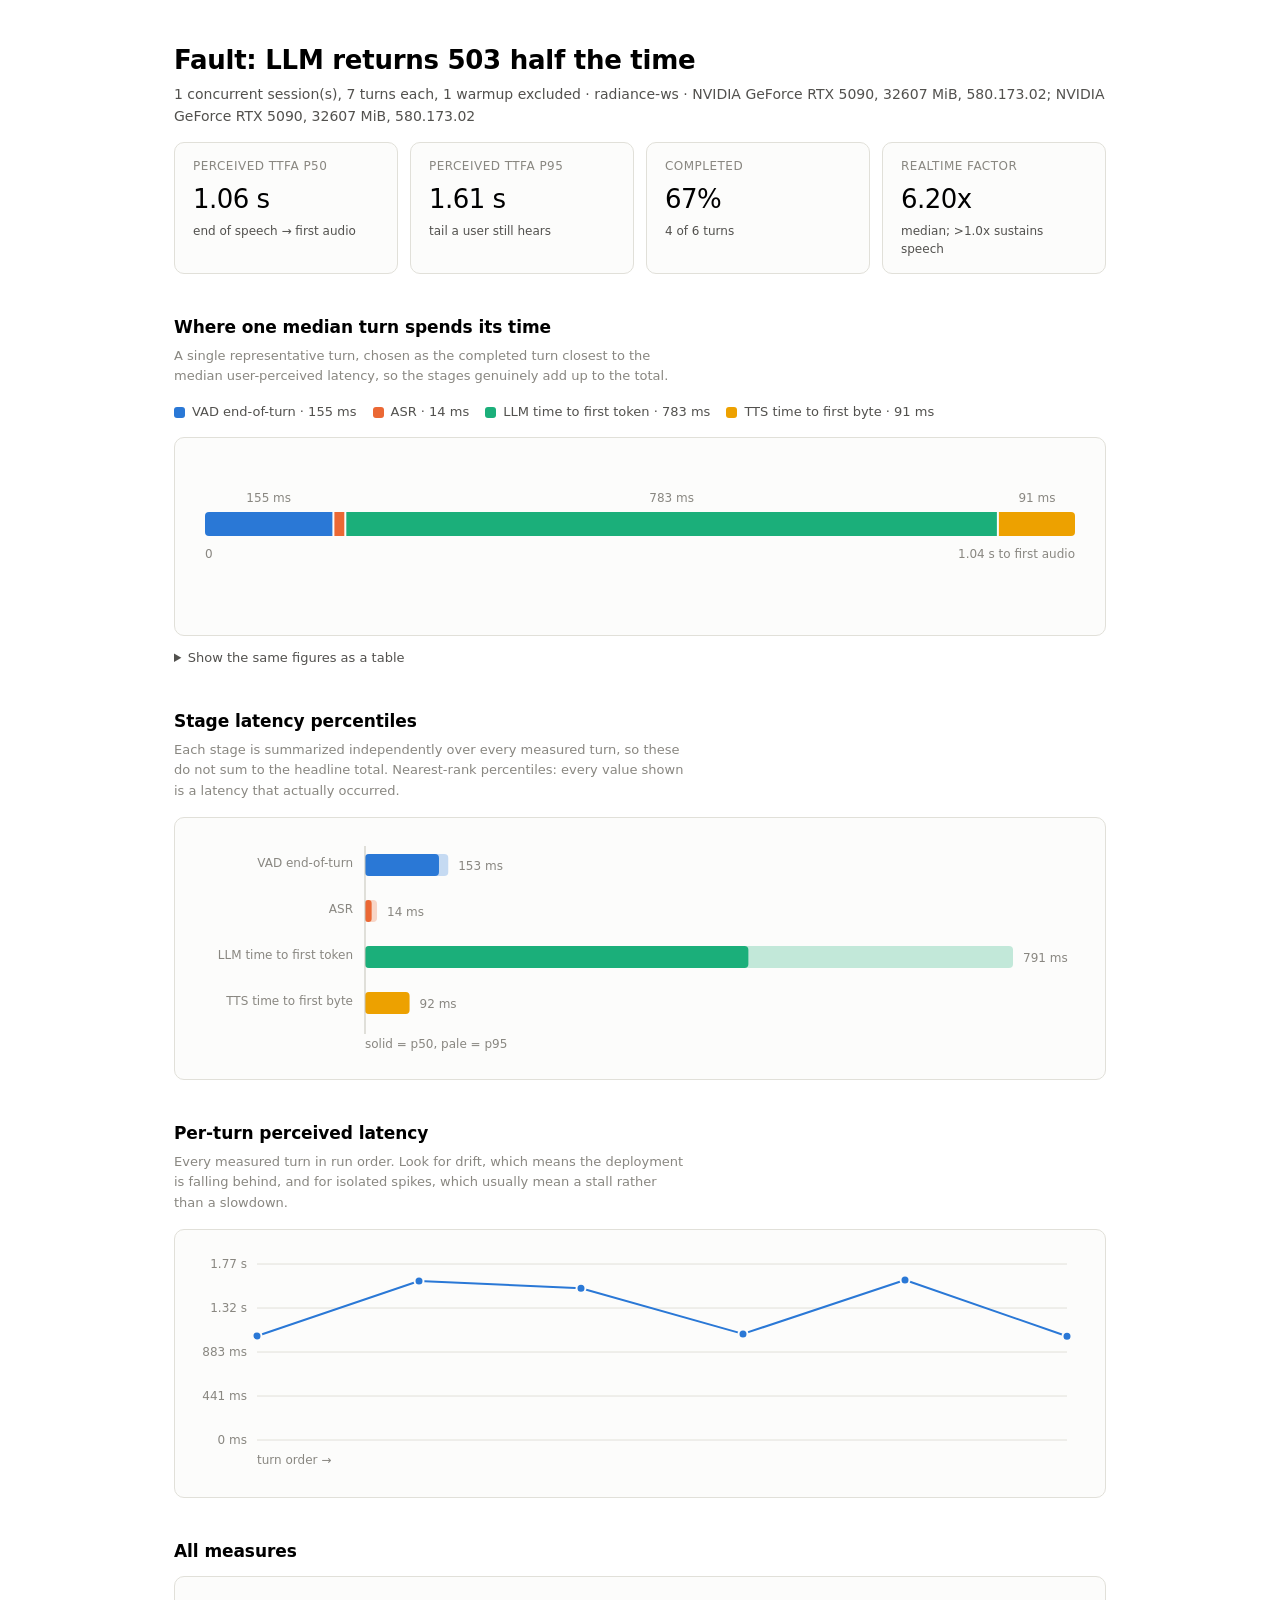
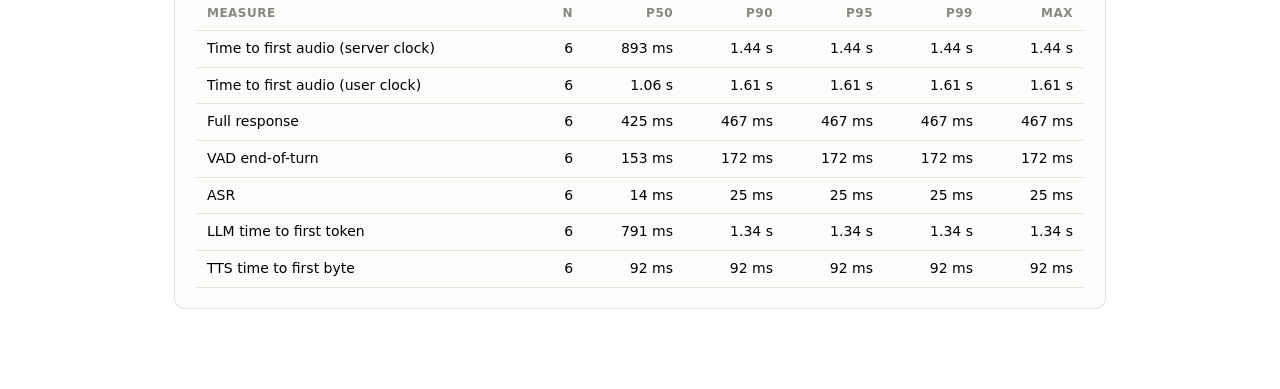
<file: results/published/fault-reject/probe-c1.html>
<!DOCTYPE html>
<html lang="en">
<head>
<meta charset="utf-8">
<meta name="viewport" content="width=device-width, initial-scale=1">
<title>Fault: LLM returns 503 half the time — dead-air</title>
<style>
  .viz-root {
    color-scheme: light;
    --surface-1: #fcfcfb;
    --page: #f9f9f7;
    --text-primary: #0b0b0b;
    --text-secondary: #52514e;
    --text-muted: #898781;
    --grid: #e1e0d9;
    --baseline: #c3c2b7;
    --series-1: #2a78d6;
    --series-2: #eb6834;
    --series-3: #1baf7a;
    --series-4: #eda100;
  }
  @media (prefers-color-scheme: dark) {
    :root:where(:not([data-theme="light"])) .viz-root {
      color-scheme: dark;
      --surface-1: #1a1a19;
      --page: #0d0d0d;
      --text-primary: #ffffff;
      --text-secondary: #c3c2b7;
      --text-muted: #898781;
      --grid: #2c2c2a;
      --baseline: #383835;
      --series-1: #3987e5;
      --series-2: #d95926;
      --series-3: #199e70;
      --series-4: #c98500;
    }
  }
  * { box-sizing: border-box; }
  body {
    margin: 0;
    background: var(--page);
    color: var(--text-primary);
    font: 15px/1.55 ui-sans-serif, system-ui, -apple-system, "Segoe UI", Roboto, sans-serif;
  }
  .wrap { max-width: 980px; margin: 0 auto; padding: 40px 24px 80px; }
  h1 { font-size: 26px; margin: 0 0 4px; letter-spacing: -0.01em; }
  h2 { font-size: 17px; margin: 40px 0 6px; letter-spacing: -0.005em; }
  .sub { color: var(--text-secondary); margin: 0 0 8px; font-size: 14px; }
  .note { color: var(--text-muted); font-size: 13px; margin: 0 0 16px; max-width: 62ch; }
  .card {
    background: var(--surface-1);
    border: 1px solid var(--grid);
    border-radius: 10px;
    padding: 20px 22px;
    margin-top: 12px;
  }
  .tiles { display: flex; flex-wrap: wrap; gap: 12px; margin-top: 14px; }
  .tile {
    background: var(--surface-1);
    border: 1px solid var(--grid);
    border-radius: 10px;
    padding: 14px 18px;
    min-width: 150px;
    flex: 1 1 150px;
  }
  .tile .k { font-size: 12px; color: var(--text-muted); text-transform: uppercase; letter-spacing: 0.04em; }
  .tile .v { font-size: 26px; font-variant-numeric: tabular-nums; margin-top: 4px; letter-spacing: -0.02em; }
  .tile .d { font-size: 12px; color: var(--text-secondary); margin-top: 2px; }
  table { border-collapse: collapse; width: 100%; font-size: 14px; }
  th, td { text-align: right; padding: 7px 10px; border-bottom: 1px solid var(--grid); }
  th:first-child, td:first-child { text-align: left; }
  th { color: var(--text-muted); font-weight: 600; font-size: 12px; text-transform: uppercase; letter-spacing: 0.04em; }
  td { font-variant-numeric: tabular-nums; }
  .legend { display: flex; flex-wrap: wrap; gap: 16px; margin: 4px 0 14px; font-size: 13px; color: var(--text-secondary); }
  .legend span { display: inline-flex; align-items: center; gap: 7px; }
  .swatch { width: 11px; height: 11px; border-radius: 3px; display: inline-block; }
  .tip {
    position: fixed; pointer-events: none; opacity: 0; transition: opacity .1s;
    background: var(--surface-1); color: var(--text-primary);
    border: 1px solid var(--baseline); border-radius: 7px;
    padding: 7px 10px; font-size: 12.5px; box-shadow: 0 4px 14px rgba(0,0,0,.14);
    font-variant-numeric: tabular-nums; z-index: 40; max-width: 260px;
  }
  svg text { font: 12px ui-sans-serif, system-ui, sans-serif; }
  .axis { fill: var(--text-muted); }
  .mark { cursor: default; }
  details { margin-top: 12px; }
  summary { cursor: pointer; color: var(--text-secondary); font-size: 13px; }
  code { font-family: ui-monospace, SFMono-Regular, Menlo, monospace; font-size: 12.5px; }
</style>
</head>
<body>
<div class="viz-root wrap">
  <h1 id="title"></h1>
  <p class="sub" id="subtitle"></p>
  <div class="tiles" id="tiles"></div>

  <h2>Where one median turn spends its time</h2>
  <p class="note">A single representative turn, chosen as the completed turn closest to the
  median user-perceived latency, so the stages genuinely add up to the total.</p>
  <div class="legend" id="budget-legend"></div>
  <div class="card"><div id="budget"></div></div>
  <details>
    <summary>Show the same figures as a table</summary>
    <div class="card"><table id="budget-table"></table></div>
  </details>

  <h2>Stage latency percentiles</h2>
  <p class="note">Each stage is summarized independently over every measured turn, so these
  do not sum to the headline total. Nearest-rank percentiles: every value shown is a
  latency that actually occurred.</p>
  <div class="card"><div id="stages"></div></div>

  <h2>Per-turn perceived latency</h2>
  <p class="note">Every measured turn in run order. Look for drift, which means the
  deployment is falling behind, and for isolated spikes, which usually mean a stall
  rather than a slowdown.</p>
  <div class="card"><div id="turns"></div></div>

  <h2>All measures</h2>
  <div class="card"><table id="table"></table></div>
</div>
<div class="tip" id="tip"></div>
<script id="payload" type="application/json">{"spec":{"name":"Fault: LLM returns 503 half the time","concurrency":1,"turns":7,"warmup_turns":1,"interval_s":0.0,"barge_in_after_s":null,"faults":["reject:503;p=0.5"],"notes":""},"environment":{"host":"radiance-ws","platform":"Linux-7.0.0-30-generic-x86_64-with-glibc2.39","python":"3.11.15","gpus":["NVIDIA GeForce RTX 5090, 32607 MiB, 580.173.02","NVIDIA GeForce RTX 5090, 32607 MiB, 580.173.02"]},"stats":{"total_turns":6,"completed_turns":4,"failed_turns":2,"timed_out_turns":0,"cancelled_turns":0,"completion_rate":0.6667,"error_counts":{"response_failed":2,"response.failed":2},"stages":[{"name":"vad_eou_lag","label":"VAD end-of-turn","unit":"ms","count":6,"mean":157.8,"min":147.5,"max":171.7,"percentiles":{"50":152.6,"90":171.7,"95":171.7,"99":171.7}},{"name":"asr","label":"ASR","unit":"ms","count":6,"mean":14.9,"min":10.3,"max":24.8,"percentiles":{"50":13.7,"90":24.8,"95":24.8,"99":24.8}},{"name":"llm_ttft","label":"LLM time to first token","unit":"ms","count":6,"mean":1047.7,"min":782.9,"max":1336.5,"percentiles":{"50":790.7,"90":1336.5,"95":1336.5,"99":1336.5}},{"name":"tts_ttfb","label":"TTS time to first byte","unit":"ms","count":6,"mean":91.8,"min":91.3,"max":92.0,"percentiles":{"50":91.8,"90":92.0,"95":92.0,"99":92.0}}],"headline":[{"name":"ttfa","label":"Time to first audio (server clock)","unit":"ms","count":6,"mean":1154.4,"min":888.8,"max":1442.1,"percentiles":{"50":893.0,"90":1442.1,"95":1442.1,"99":1442.1}},{"name":"perceived_ttfa","label":"Time to first audio (user clock)","unit":"ms","count":6,"mean":1312.1,"min":1041.0,"max":1605.4,"percentiles":{"50":1064.6,"90":1605.4,"95":1605.4,"99":1605.4}},{"name":"response_total","label":"Full response","unit":"ms","count":6,"mean":406.5,"min":333.2,"max":467.1,"percentiles":{"50":425.2,"90":467.1,"95":467.1,"99":467.1}}],"realtime_factor":{"name":"realtime_factor","label":"Realtime factor","unit":"x","count":6,"mean":6.3,"min":6.0,"max":6.5,"percentiles":{"50":6.2,"90":6.5,"95":6.5,"99":6.5}}},"budget":[{"name":"vad_eou_lag","label":"VAD end-of-turn","ms":155.2954469807446,"share":0.14873310318113636},{"name":"asr","label":"ASR","ms":14.30419902317226,"share":0.013699744265527523},{"name":"llm_ttft","label":"LLM time to first token","ms":783.1764079164714,"share":0.7500816009249478},{"name":"tts_ttfb","label":"TTS time to first byte","ms":91.34555491618812,"share":0.08748555162838827}],"series_light":["#2a78d6","#eb6834","#1baf7a","#eda100"],"series_dark":["#3987e5","#d95926","#199e70","#c98500"],"turns":[{"session_id":"session_73325bfe34344b3388f7d1ddcc94d76b","turn_index":1,"response_id":"resp_b05b3cfc78224d8d80dcb9e975afdf94","status":"completed","prompt":"At what temperature does water boil at sea level?","transcript":"At what temperature does water boil at sea level?","response_text":"Water boils at 100 degrees Celsius at sea level.","audio_bytes":117760,"audio_duration_ms":2453.33,"errors":[],"latency_ms":{"vad_eou_lag":155.2954469807446,"asr":14.30419902317226,"llm_ttft":783.1764079164714,"tts_ttfb":91.34555491618812,"ttfa":888.8261618558317,"perceived_ttfa":1044.1216088365763,"response_total":467.1132059302181,"barge_in":null},"realtime_factor":6.535072067575878},{"session_id":"session_73325bfe34344b3388f7d1ddcc94d76b","turn_index":2,"response_id":"resp_3987fbe80374438082a1d9f446185a2a","status":"completed","prompt":"How many planets are in the solar system?","transcript":"How many planets are in the solar system?","response_text":"There are eight planets in our solar system.","audio_bytes":74752,"audio_duration_ms":1557.33,"errors":[],"latency_ms":{"vad_eou_lag":152.60503580793738,"asr":13.7376650236547,"llm_ttft":1336.543134180829,"tts_ttfb":91.82529780082405,"ttfa":1442.1060970053077,"perceived_ttfa":1594.711132813245,"response_total":341.4297529961914,"barge_in":null},"realtime_factor":6.246672622899473},{"session_id":"session_73325bfe34344b3388f7d1ddcc94d76b","turn_index":3,"response_id":"resp_a8e9502a7fdd4bc09ff5c33508d4a12c","status":"failed","prompt":"What is the tallest mountain in the world?","transcript":"What is the tallest mountain in the world?","response_text":"I'm having trouble responding right now. Please try again.","audio_bytes":105472,"audio_duration_ms":2197.33,"errors":["response_failed","response.failed"],"latency_ms":{"vad_eou_lag":147.46793103404343,"asr":11.283074039965868,"llm_ttft":1272.3533518146724,"tts_ttfb":91.7493081651628,"ttfa":1375.385734019801,"perceived_ttfa":1522.8536650538445,"response_total":435.7914279680699,"barge_in":null},"realtime_factor":6.401900124763231},{"session_id":"session_73325bfe34344b3388f7d1ddcc94d76b","turn_index":4,"response_id":"resp_41195f7270884ee69ab11cd7a50577d4","status":"completed","prompt":"Which ocean is the largest?","transcript":"Which ocean is the largest?","response_text":"The Pacific Ocean is the largest ocean.","audio_bytes":69632,"audio_duration_ms":1450.67,"errors":[],"latency_ms":{"vad_eou_lag":171.65108700282872,"asr":10.268985060974956,"llm_ttft":790.7099011354148,"tts_ttfb":91.97276481427252,"ttfa":892.9516510106623,"perceived_ttfa":1064.602738013491,"response_total":333.2162108272314,"barge_in":null},"realtime_factor":6.024799305406892},{"session_id":"session_73325bfe34344b3388f7d1ddcc94d76b","turn_index":5,"response_id":"resp_a39fcdc9969d4067a58b1ee0fd6c00d8","status":"failed","prompt":"Roughly how fast does light travel?","transcript":"Roughly how fast does light travel?","response_text":"I'm having trouble responding right now. Please try again.","audio_bytes":102400,"audio_duration_ms":2133.33,"errors":["response_failed","response.failed"],"latency_ms":{"vad_eou_lag":168.0466178804636,"asr":24.76938092149794,"llm_ttft":1320.5941361375153,"tts_ttfb":92.00658299960196,"ttfa":1437.3701000586152,"perceived_ttfa":1605.4167179390788,"response_total":436.07525690458715,"barge_in":null},"realtime_factor":6.208381793467184},{"session_id":"session_73325bfe34344b3388f7d1ddcc94d76b","turn_index":6,"response_id":"resp_b02f2e584a004842b1fa95c9ef42ea55","status":"completed","prompt":"In what year did humans first land on the moon?","transcript":"In what year did humans first land on the moon?","response_text":"Humans first landed on the moon in 1969.","audio_bytes":100352,"audio_duration_ms":2090.67,"errors":[],"latency_ms":{"vad_eou_lag":151.5211001969874,"asr":14.768563909456134,"llm_ttft":782.892684917897,"tts_ttfb":91.80845296941698,"ttfa":889.4697017967701,"perceived_ttfa":1040.9908019937575,"response_total":425.21149409003556,"barge_in":null},"realtime_factor":6.278827987241745}]}</script>
<script>
(function () {
  const D = JSON.parse(document.getElementById("payload").textContent);
  const tip = document.getElementById("tip");
  const NS = "http://www.w3.org/2000/svg";
  const css = (name) => getComputedStyle(document.querySelector(".viz-root")).getPropertyValue(name).trim();
  const SERIES = () => [css("--series-1"), css("--series-2"), css("--series-3"), css("--series-4")];

  const fmt = (v, unit) => {
    if (v === null || v === undefined || !isFinite(v)) return "—";
    if (unit === "x") return v.toFixed(2) + "x";
    return v >= 1000 ? (v / 1000).toFixed(2) + " s" : Math.round(v) + " ms";
  };

  function el(name, attrs, text) {
    const node = document.createElementNS(NS, name);
    for (const k in attrs) node.setAttribute(k, attrs[k]);
    if (text !== undefined) node.textContent = text;
    return node;
  }

  function hover(node, htmlText) {
    node.addEventListener("mousemove", (e) => {
      tip.innerHTML = htmlText;
      tip.style.opacity = "1";
      const pad = 14;
      let x = e.clientX + pad, y = e.clientY + pad;
      const r = tip.getBoundingClientRect();
      if (x + r.width > window.innerWidth - 8) x = e.clientX - r.width - pad;
      if (y + r.height > window.innerHeight - 8) y = e.clientY - r.height - pad;
      tip.style.left = x + "px";
      tip.style.top = y + "px";
    });
    node.addEventListener("mouseleave", () => { tip.style.opacity = "0"; });
  }

  // ── Header ─────────────────────────────────────────────────────────
  document.getElementById("title").textContent = D.spec.name;
  const gpus = (D.environment.gpus || []).join("; ");
  document.getElementById("subtitle").textContent =
    D.spec.concurrency + " concurrent session(s), " + D.spec.turns + " turns each, " +
    D.spec.warmup_turns + " warmup excluded · " + (D.environment.host || "") +
    (gpus ? " · " + gpus : "");

  const byName = {};
  (D.stats.headline || []).concat(D.stats.stages || []).forEach(d => byName[d.name] = d);

  const tiles = [
    ["Perceived TTFA p50", byName.perceived_ttfa ? fmt(byName.perceived_ttfa.percentiles["50"]) : "—", "end of speech → first audio"],
    ["Perceived TTFA p95", byName.perceived_ttfa ? fmt(byName.perceived_ttfa.percentiles["95"]) : "—", "tail a user still hears"],
    ["Completed", (D.stats.completion_rate * 100).toFixed(0) + "%", D.stats.completed_turns + " of " + D.stats.total_turns + " turns"],
    ["Realtime factor", D.stats.realtime_factor ? fmt(D.stats.realtime_factor.percentiles["50"], "x") : "—", "median; >1.0x sustains speech"],
  ];
  document.getElementById("tiles").innerHTML = tiles.map(
    t => '<div class="tile"><div class="k">' + t[0] + '</div><div class="v">' + t[1] + '</div><div class="d">' + t[2] + '</div></div>'
  ).join("");

  // ── Budget: one stacked horizontal bar, direct-labelled ────────────
  function drawBudget() {
    const host = document.getElementById("budget");
    host.innerHTML = "";
    const data = D.budget || [];
    if (!data.length) { host.innerHTML = '<p class="note">No completed turn to decompose.</p>'; return; }
    const colors = SERIES();
    const W = host.clientWidth || 880, H = 150;
    const L = 8, R = 8, barY = 54, barH = 24, GAP = 2;
    const total = data.reduce((a, b) => a + b.ms, 0);
    const scale = (W - L - R) / total;

    const svg = el("svg", { width: "100%", height: H, viewBox: "0 0 " + W + " " + H });
    let x = L;
    data.forEach((d, i) => {
      const raw = d.ms * scale;
      const w = Math.max(2, raw - (i < data.length - 1 ? GAP : 0));
      // 4px rounded outer ends, square where segments meet.
      const first = i === 0, last = i === data.length - 1;
      const r = 4;
      const path = first || last
        ? roundedSide(x, barY, w, barH, r, first, last)
        : rectPath(x, barY, w, barH);
      const mark = el("path", { d: path, fill: colors[i % 4], class: "mark" });
      hover(mark, "<b>" + d.label + "</b><br>" + fmt(d.ms) + " · " + Math.round(d.share * 100) + "% of " + fmt(total));
      svg.appendChild(mark);

      if (raw > 46) {
        svg.appendChild(el("text", {
          x: x + w / 2, y: barY - 10, "text-anchor": "middle", class: "axis"
        }, fmt(d.ms)));
      }
      x += raw;
    });
    svg.appendChild(el("text", { x: L, y: barY + barH + 22, class: "axis" }, "0"));
    svg.appendChild(el("text", { x: W - R, y: barY + barH + 22, "text-anchor": "end", class: "axis" },
      fmt(total) + " to first audio"));
    host.appendChild(svg);

    document.getElementById("budget-legend").innerHTML = data.map(
      (d, i) => '<span><i class="swatch" style="background:' + colors[i % 4] + '"></i>' + d.label + " · " + fmt(d.ms) + "</span>"
    ).join("");

    document.getElementById("budget-table").innerHTML =
      "<tr><th>Stage</th><th>Time</th><th>Share</th></tr>" +
      data.map(d => "<tr><td>" + d.label + "</td><td>" + fmt(d.ms) + "</td><td>" + Math.round(d.share * 100) + "%</td></tr>").join("") +
      "<tr><td><b>Total</b></td><td><b>" + fmt(total) + "</b></td><td></td></tr>";
  }

  function rectPath(x, y, w, h) {
    return "M" + x + "," + y + "h" + w + "v" + h + "h" + (-w) + "z";
  }
  function roundedSide(x, y, w, h, r, left, right) {
    r = Math.min(r, w / 2, h / 2);
    const rl = left ? r : 0, rr = right ? r : 0;
    return "M" + (x + rl) + "," + y +
      "h" + (w - rl - rr) +
      (rr ? "a" + rr + "," + rr + " 0 0 1 " + rr + "," + rr : "") +
      "v" + (h - 2 * rr) +
      (rr ? "a" + rr + "," + rr + " 0 0 1 " + (-rr) + "," + rr : "") +
      "h" + (-(w - rl - rr)) +
      (rl ? "a" + rl + "," + rl + " 0 0 1 " + (-rl) + "," + (-rl) : "") +
      "v" + (-(h - 2 * rl)) +
      (rl ? "a" + rl + "," + rl + " 0 0 1 " + rl + "," + (-rl) : "") + "z";
  }

  // ── Stage percentiles: grouped horizontal bars ─────────────────────
  function drawStages() {
    const host = document.getElementById("stages");
    host.innerHTML = "";
    const rows = D.stats.stages || [];
    if (!rows.length) { host.innerHTML = '<p class="note">No stage data.</p>'; return; }
    const colors = SERIES();
    const W = host.clientWidth || 880;
    const rowH = 46, L = 168, R = 70, H = rows.length * rowH + 30;
    const max = Math.max.apply(null, rows.map(r => r.percentiles["95"]));
    const scale = (W - L - R) / (max || 1);
    const svg = el("svg", { width: "100%", height: H, viewBox: "0 0 " + W + " " + H });

    rows.forEach((row, i) => {
      const y = i * rowH + 12;
      svg.appendChild(el("text", { x: L - 12, y: y + 17, "text-anchor": "end", class: "axis" }, row.label));
      const p50 = row.percentiles["50"] * scale;
      const p95 = row.percentiles["95"] * scale;
      // p95 sits behind p50 as a lighter extent; p50 is the solid mark.
      const back = el("path", { d: roundedSide(L, y + 4, Math.max(2, p95), 22, 4, true, true), fill: colors[i % 4], opacity: "0.26", class: "mark" });
      hover(back, "<b>" + row.label + " p95</b><br>" + fmt(row.percentiles["95"], row.unit));
      svg.appendChild(back);
      const front = el("path", { d: roundedSide(L, y + 4, Math.max(2, p50), 22, 4, true, true), fill: colors[i % 4], class: "mark" });
      hover(front, "<b>" + row.label + "</b><br>p50 " + fmt(row.percentiles["50"], row.unit) +
        "<br>p90 " + fmt(row.percentiles["90"], row.unit) +
        "<br>p95 " + fmt(row.percentiles["95"], row.unit) +
        "<br>n = " + row.count);
      svg.appendChild(front);
      svg.appendChild(el("text", { x: L + Math.max(p95, p50) + 10, y: y + 20, class: "axis" }, fmt(row.percentiles["50"], row.unit)));
    });
    svg.appendChild(el("line", { x1: L, y1: 8, x2: L, y2: H - 18, stroke: css("--baseline"), "stroke-width": "1" }));
    svg.appendChild(el("text", { x: L, y: H - 4, class: "axis" }, "solid = p50, pale = p95"));
    host.appendChild(svg);
  }

  // ── Per-turn line ──────────────────────────────────────────────────
  function drawTurns() {
    const host = document.getElementById("turns");
    host.innerHTML = "";
    const pts = (D.turns || []).map((t, i) => ({ i: i, v: t.latency_ms.perceived_ttfa, t: t }))
      .filter(p => p.v !== null && p.v !== undefined);
    if (pts.length < 2) { host.innerHTML = '<p class="note">Not enough completed turns to plot.</p>'; return; }
    const W = host.clientWidth || 880, H = 220, L = 60, R = 16, T = 14, B = 30;
    const max = Math.max.apply(null, pts.map(p => p.v)) * 1.1;
    const xs = (i) => L + (W - L - R) * (i / Math.max(1, pts.length - 1));
    const ys = (v) => T + (H - T - B) * (1 - v / max);
    const svg = el("svg", { width: "100%", height: H, viewBox: "0 0 " + W + " " + H });

    for (let g = 0; g <= 4; g++) {
      const v = max * g / 4, y = ys(v);
      svg.appendChild(el("line", { x1: L, y1: y, x2: W - R, y2: y, stroke: css("--grid"), "stroke-width": "1" }));
      svg.appendChild(el("text", { x: L - 10, y: y + 4, "text-anchor": "end", class: "axis" }, fmt(v)));
    }
    const d = pts.map((p, i) => (i ? "L" : "M") + xs(p.i) + "," + ys(p.v)).join("");
    svg.appendChild(el("path", { d: d, fill: "none", stroke: SERIES()[0], "stroke-width": "2", "stroke-linejoin": "round", "stroke-linecap": "round" }));
    pts.forEach(p => {
      const c = el("circle", { cx: xs(p.i), cy: ys(p.v), r: "4.5", fill: SERIES()[0], stroke: css("--surface-1"), "stroke-width": "2", class: "mark" });
      hover(c, "<b>Turn " + (p.i + 1) + "</b><br>perceived " + fmt(p.v) +
        "<br>ASR " + fmt(p.t.latency_ms.asr) +
        "<br>LLM " + fmt(p.t.latency_ms.llm_ttft) +
        "<br>TTS " + fmt(p.t.latency_ms.tts_ttfb));
      svg.appendChild(c);
    });
    svg.appendChild(el("text", { x: L, y: H - 6, class: "axis" }, "turn order →"));
    host.appendChild(svg);
  }

  // ── Table ──────────────────────────────────────────────────────────
  const all = (D.stats.headline || []).concat(D.stats.stages || []);
  document.getElementById("table").innerHTML =
    "<tr><th>Measure</th><th>n</th><th>p50</th><th>p90</th><th>p95</th><th>p99</th><th>max</th></tr>" +
    all.map(d => "<tr><td>" + d.label + "</td><td>" + d.count + "</td>" +
      ["50", "90", "95", "99"].map(q => "<td>" + fmt(d.percentiles[q], d.unit) + "</td>").join("") +
      "<td>" + fmt(d.max, d.unit) + "</td></tr>").join("");

  function drawAll() { drawBudget(); drawStages(); drawTurns(); }
  drawAll();
  let resizeTimer;
  window.addEventListener("resize", () => { clearTimeout(resizeTimer); resizeTimer = setTimeout(drawAll, 120); });
  if (window.matchMedia) {
    window.matchMedia("(prefers-color-scheme: dark)").addEventListener("change", drawAll);
  }
})();
</script>
</body>
</html>
</file>
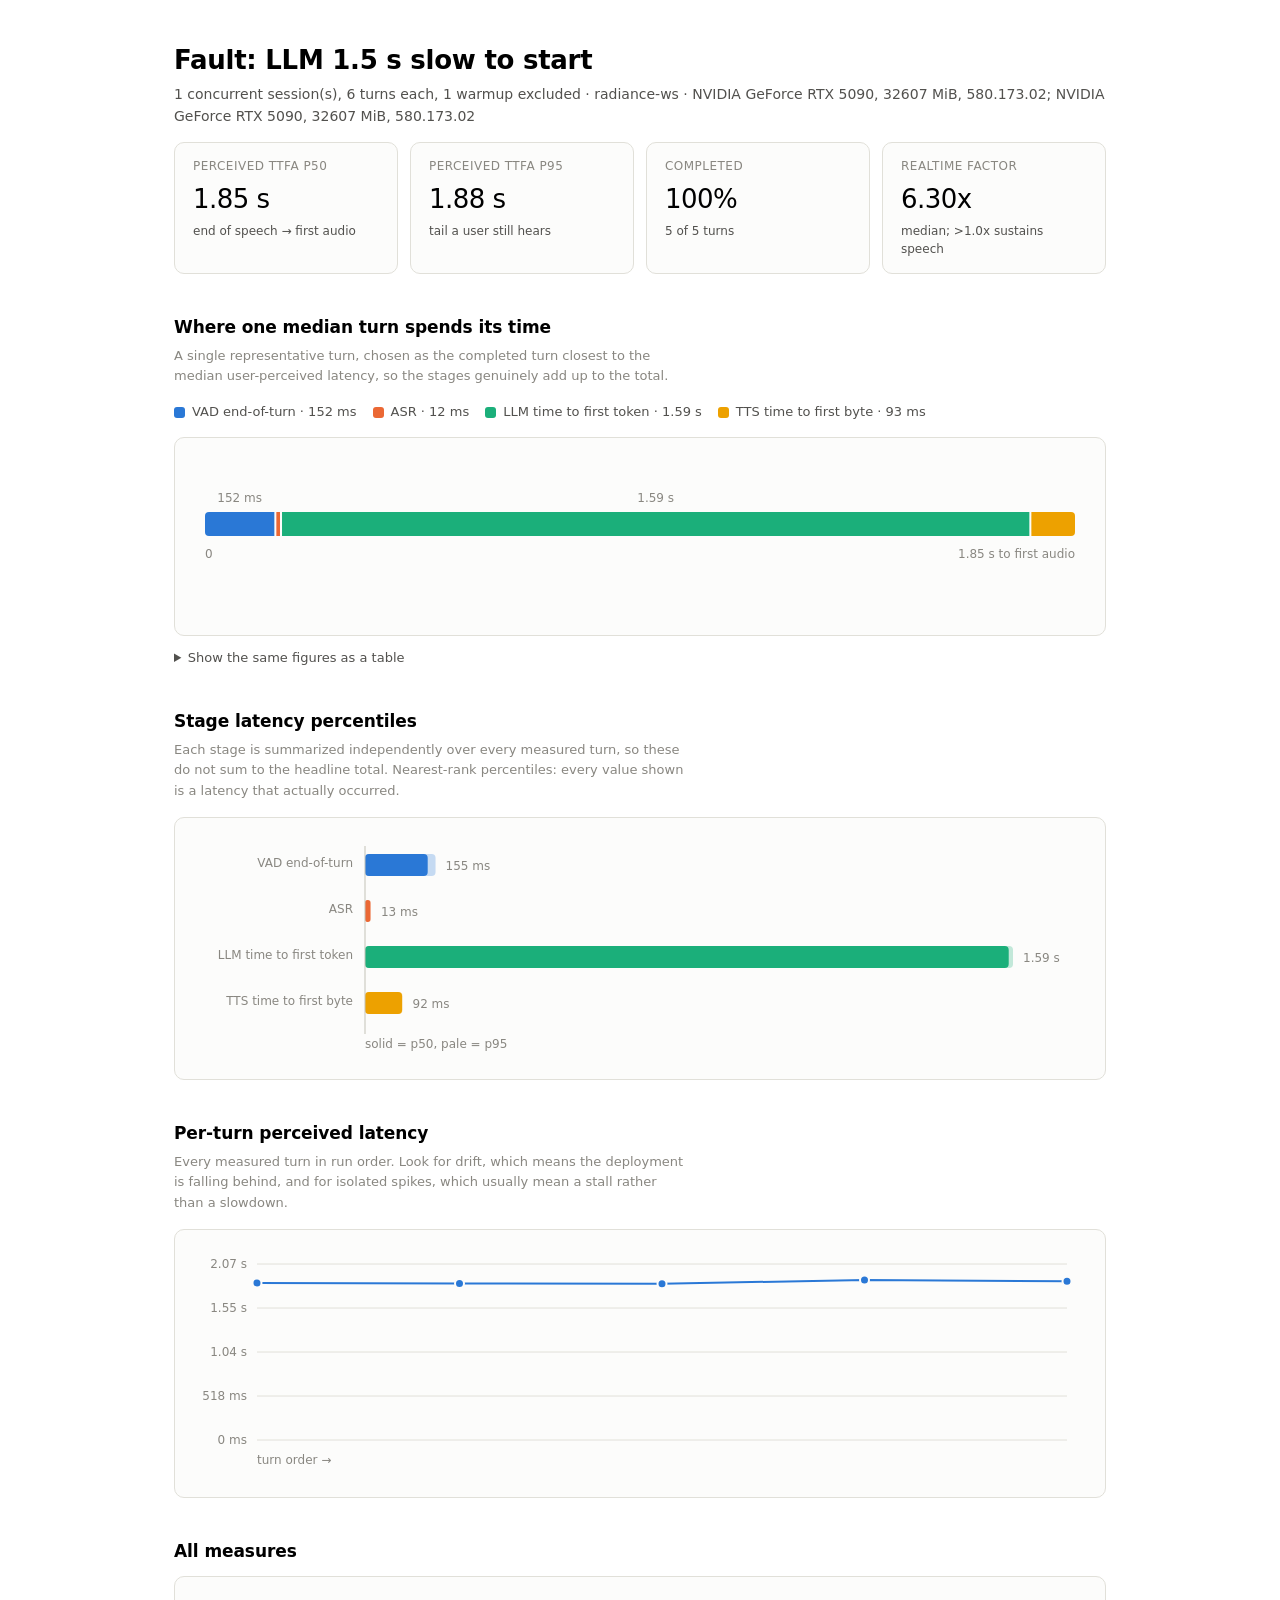
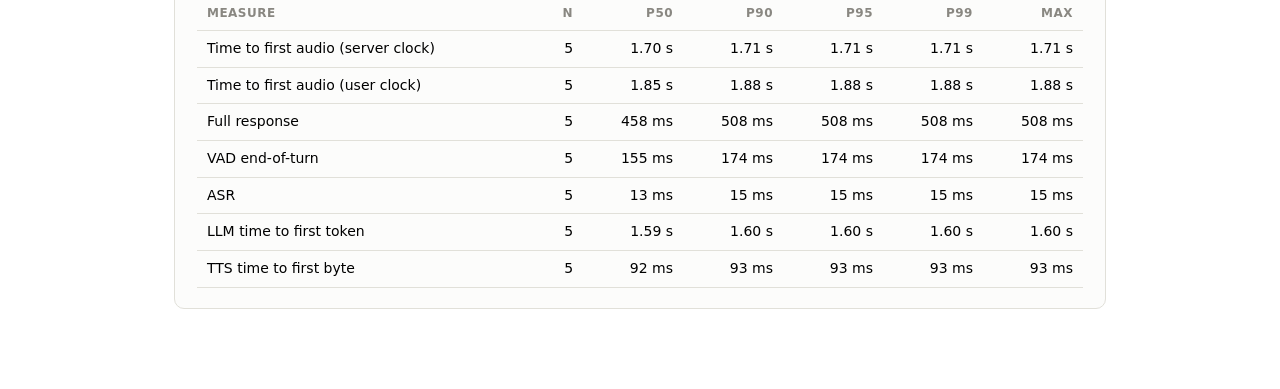
<file: results/published/fault-slow-llm/probe-c1.html>
<!DOCTYPE html>
<html lang="en">
<head>
<meta charset="utf-8">
<meta name="viewport" content="width=device-width, initial-scale=1">
<title>Fault: LLM 1.5 s slow to start — dead-air</title>
<style>
  .viz-root {
    color-scheme: light;
    --surface-1: #fcfcfb;
    --page: #f9f9f7;
    --text-primary: #0b0b0b;
    --text-secondary: #52514e;
    --text-muted: #898781;
    --grid: #e1e0d9;
    --baseline: #c3c2b7;
    --series-1: #2a78d6;
    --series-2: #eb6834;
    --series-3: #1baf7a;
    --series-4: #eda100;
  }
  @media (prefers-color-scheme: dark) {
    :root:where(:not([data-theme="light"])) .viz-root {
      color-scheme: dark;
      --surface-1: #1a1a19;
      --page: #0d0d0d;
      --text-primary: #ffffff;
      --text-secondary: #c3c2b7;
      --text-muted: #898781;
      --grid: #2c2c2a;
      --baseline: #383835;
      --series-1: #3987e5;
      --series-2: #d95926;
      --series-3: #199e70;
      --series-4: #c98500;
    }
  }
  * { box-sizing: border-box; }
  body {
    margin: 0;
    background: var(--page);
    color: var(--text-primary);
    font: 15px/1.55 ui-sans-serif, system-ui, -apple-system, "Segoe UI", Roboto, sans-serif;
  }
  .wrap { max-width: 980px; margin: 0 auto; padding: 40px 24px 80px; }
  h1 { font-size: 26px; margin: 0 0 4px; letter-spacing: -0.01em; }
  h2 { font-size: 17px; margin: 40px 0 6px; letter-spacing: -0.005em; }
  .sub { color: var(--text-secondary); margin: 0 0 8px; font-size: 14px; }
  .note { color: var(--text-muted); font-size: 13px; margin: 0 0 16px; max-width: 62ch; }
  .card {
    background: var(--surface-1);
    border: 1px solid var(--grid);
    border-radius: 10px;
    padding: 20px 22px;
    margin-top: 12px;
  }
  .tiles { display: flex; flex-wrap: wrap; gap: 12px; margin-top: 14px; }
  .tile {
    background: var(--surface-1);
    border: 1px solid var(--grid);
    border-radius: 10px;
    padding: 14px 18px;
    min-width: 150px;
    flex: 1 1 150px;
  }
  .tile .k { font-size: 12px; color: var(--text-muted); text-transform: uppercase; letter-spacing: 0.04em; }
  .tile .v { font-size: 26px; font-variant-numeric: tabular-nums; margin-top: 4px; letter-spacing: -0.02em; }
  .tile .d { font-size: 12px; color: var(--text-secondary); margin-top: 2px; }
  table { border-collapse: collapse; width: 100%; font-size: 14px; }
  th, td { text-align: right; padding: 7px 10px; border-bottom: 1px solid var(--grid); }
  th:first-child, td:first-child { text-align: left; }
  th { color: var(--text-muted); font-weight: 600; font-size: 12px; text-transform: uppercase; letter-spacing: 0.04em; }
  td { font-variant-numeric: tabular-nums; }
  .legend { display: flex; flex-wrap: wrap; gap: 16px; margin: 4px 0 14px; font-size: 13px; color: var(--text-secondary); }
  .legend span { display: inline-flex; align-items: center; gap: 7px; }
  .swatch { width: 11px; height: 11px; border-radius: 3px; display: inline-block; }
  .tip {
    position: fixed; pointer-events: none; opacity: 0; transition: opacity .1s;
    background: var(--surface-1); color: var(--text-primary);
    border: 1px solid var(--baseline); border-radius: 7px;
    padding: 7px 10px; font-size: 12.5px; box-shadow: 0 4px 14px rgba(0,0,0,.14);
    font-variant-numeric: tabular-nums; z-index: 40; max-width: 260px;
  }
  svg text { font: 12px ui-sans-serif, system-ui, sans-serif; }
  .axis { fill: var(--text-muted); }
  .mark { cursor: default; }
  details { margin-top: 12px; }
  summary { cursor: pointer; color: var(--text-secondary); font-size: 13px; }
  code { font-family: ui-monospace, SFMono-Regular, Menlo, monospace; font-size: 12.5px; }
</style>
</head>
<body>
<div class="viz-root wrap">
  <h1 id="title"></h1>
  <p class="sub" id="subtitle"></p>
  <div class="tiles" id="tiles"></div>

  <h2>Where one median turn spends its time</h2>
  <p class="note">A single representative turn, chosen as the completed turn closest to the
  median user-perceived latency, so the stages genuinely add up to the total.</p>
  <div class="legend" id="budget-legend"></div>
  <div class="card"><div id="budget"></div></div>
  <details>
    <summary>Show the same figures as a table</summary>
    <div class="card"><table id="budget-table"></table></div>
  </details>

  <h2>Stage latency percentiles</h2>
  <p class="note">Each stage is summarized independently over every measured turn, so these
  do not sum to the headline total. Nearest-rank percentiles: every value shown is a
  latency that actually occurred.</p>
  <div class="card"><div id="stages"></div></div>

  <h2>Per-turn perceived latency</h2>
  <p class="note">Every measured turn in run order. Look for drift, which means the
  deployment is falling behind, and for isolated spikes, which usually mean a stall
  rather than a slowdown.</p>
  <div class="card"><div id="turns"></div></div>

  <h2>All measures</h2>
  <div class="card"><table id="table"></table></div>
</div>
<div class="tip" id="tip"></div>
<script id="payload" type="application/json">{"spec":{"name":"Fault: LLM 1.5 s slow to start","concurrency":1,"turns":6,"warmup_turns":1,"interval_s":0.0,"barge_in_after_s":null,"faults":["slow-start:1500ms"],"notes":""},"environment":{"host":"radiance-ws","platform":"Linux-7.0.0-30-generic-x86_64-with-glibc2.39","python":"3.11.15","gpus":["NVIDIA GeForce RTX 5090, 32607 MiB, 580.173.02","NVIDIA GeForce RTX 5090, 32607 MiB, 580.173.02"]},"stats":{"total_turns":5,"completed_turns":5,"failed_turns":0,"timed_out_turns":0,"cancelled_turns":0,"completion_rate":1.0,"error_counts":{},"stages":[{"name":"vad_eou_lag","label":"VAD end-of-turn","unit":"ms","count":5,"mean":160.2,"min":148.2,"max":174.4,"percentiles":{"50":155.0,"90":174.4,"95":174.4,"99":174.4}},{"name":"asr","label":"ASR","unit":"ms","count":5,"mean":13.0,"min":10.4,"max":14.8,"percentiles":{"50":13.3,"90":14.8,"95":14.8,"99":14.8}},{"name":"llm_ttft","label":"LLM time to first token","unit":"ms","count":5,"mean":1591.6,"min":1582.6,"max":1602.0,"percentiles":{"50":1591.4,"90":1602.0,"95":1602.0,"99":1602.0}},{"name":"tts_ttfb","label":"TTS time to first byte","unit":"ms","count":5,"mean":92.1,"min":91.5,"max":92.8,"percentiles":{"50":91.7,"90":92.8,"95":92.8,"99":92.8}}],"headline":[{"name":"ttfa","label":"Time to first audio (server clock)","unit":"ms","count":5,"mean":1696.7,"min":1687.3,"max":1709.3,"percentiles":{"50":1697.6,"90":1709.3,"95":1709.3,"99":1709.3}},{"name":"perceived_ttfa","label":"Time to first audio (user clock)","unit":"ms","count":5,"mean":1856.9,"min":1839.6,"max":1883.7,"percentiles":{"50":1849.2,"90":1883.7,"95":1883.7,"99":1883.7}},{"name":"response_total","label":"Full response","unit":"ms","count":5,"mean":439.8,"min":310.4,"max":508.2,"percentiles":{"50":457.6,"90":508.2,"95":508.2,"99":508.2}}],"realtime_factor":{"name":"realtime_factor","label":"Realtime factor","unit":"x","count":5,"mean":6.3,"min":6.3,"max":6.3,"percentiles":{"50":6.3,"90":6.3,"95":6.3,"99":6.3}}},"budget":[{"name":"vad_eou_lag","label":"VAD end-of-turn","ms":151.65774105116725,"share":0.0820107805880272},{"name":"asr","label":"ASR","ms":12.050846125930548,"share":0.0065166426104179475},{"name":"llm_ttft","label":"LLM time to first token","ms":1592.7406668197364,"share":0.8612940193808603},{"name":"tts_ttfb","label":"TTS time to first byte","ms":92.79227210208774,"share":0.05017855742069464}],"series_light":["#2a78d6","#eb6834","#1baf7a","#eda100"],"series_dark":["#3987e5","#d95926","#199e70","#c98500"],"turns":[{"session_id":"session_0fc68bcf344c4ac7b4a5bf72326e2458","turn_index":1,"response_id":"resp_1b8c49ef5d294ca4a2c477a78e112f23","status":"completed","prompt":"At what temperature does water boil at sea level?","transcript":"At what temperature does water boil at sea level?","response_text":"Water boils at one hundred degrees Celsius at sea level.","audio_bytes":115712,"audio_duration_ms":2410.67,"errors":[],"latency_ms":{"vad_eou_lag":151.65774105116725,"asr":12.050846125930548,"llm_ttft":1592.7406668197364,"tts_ttfb":92.79227210208774,"ttfa":1697.5837850477546,"perceived_ttfa":1849.241526098922,"response_total":477.61478601023555,"barge_in":null},"realtime_factor":6.27390836137644},{"session_id":"session_0fc68bcf344c4ac7b4a5bf72326e2458","turn_index":2,"response_id":"resp_b4741fc0070d4edfbba2568d05c96681","status":"completed","prompt":"How many planets are in the solar system?","transcript":"How many planets are in the solar system?","response_text":"There are eight planets in our solar system.","audio_bytes":66560,"audio_duration_ms":1386.67,"errors":[],"latency_ms":{"vad_eou_lag":154.97188293375075,"asr":13.282413128763437,"llm_ttft":1582.5531408190727,"tts_ttfb":91.46521519869566,"ttfa":1687.3007691465318,"perceived_ttfa":1842.2726520802826,"response_total":310.3626179508865,"barge_in":null},"realtime_factor":6.347370236890669},{"session_id":"session_0fc68bcf344c4ac7b4a5bf72326e2458","turn_index":3,"response_id":"resp_fdf5ddbfd1c847f2baee86d7942e4be1","status":"completed","prompt":"What is the tallest mountain in the world?","transcript":"What is the tallest mountain in the world?","response_text":"The tallest mountain in the world is Mount Everest.","audio_bytes":107520,"audio_duration_ms":2240.0,"errors":[],"latency_ms":{"vad_eou_lag":148.2313449960202,"asr":10.442033875733614,"llm_ttft":1589.3801050260663,"tts_ttfb":91.56143316067755,"ttfa":1691.3835720624775,"perceived_ttfa":1839.6149170584977,"response_total":445.1062669977546,"barge_in":null},"realtime_factor":6.341531480783041},{"session_id":"session_0fc68bcf344c4ac7b4a5bf72326e2458","turn_index":4,"response_id":"resp_9239b2c179d14ca7b0d695ab3e3376fb","status":"completed","prompt":"Which ocean is the largest?","transcript":"Which ocean is the largest?","response_text":"The Pacific Ocean is the largest of all the Earth's oceans.","audio_bytes":110592,"audio_duration_ms":2304.0,"errors":[],"latency_ms":{"vad_eou_lag":174.439602997154,"asr":14.501750003546476,"llm_ttft":1601.992225041613,"tts_ttfb":92.77084888890386,"ttfa":1709.2648239340633,"perceived_ttfa":1883.7044269312173,"response_total":457.63370185159147,"barge_in":null},"realtime_factor":6.3235401594995375},{"session_id":"session_0fc68bcf344c4ac7b4a5bf72326e2458","turn_index":5,"response_id":"resp_d9b5bbd0549f44f0b145532442be0384","status":"completed","prompt":"Roughly how fast does light travel?","transcript":"Roughly how fast does light travel?","response_text":"Light travels at approximately three hundred thousand kilometers per second.","audio_bytes":125952,"audio_duration_ms":2624.0,"errors":[],"latency_ms":{"vad_eou_lag":171.64219007827342,"asr":14.803205849602818,"llm_ttft":1591.3933941628784,"tts_ttfb":91.68129996396601,"ttfa":1697.8778999764472,"perceived_ttfa":1869.5200900547206,"response_total":508.18084296770394,"barge_in":null},"realtime_factor":6.306387705578126}]}</script>
<script>
(function () {
  const D = JSON.parse(document.getElementById("payload").textContent);
  const tip = document.getElementById("tip");
  const NS = "http://www.w3.org/2000/svg";
  const css = (name) => getComputedStyle(document.querySelector(".viz-root")).getPropertyValue(name).trim();
  const SERIES = () => [css("--series-1"), css("--series-2"), css("--series-3"), css("--series-4")];

  const fmt = (v, unit) => {
    if (v === null || v === undefined || !isFinite(v)) return "—";
    if (unit === "x") return v.toFixed(2) + "x";
    return v >= 1000 ? (v / 1000).toFixed(2) + " s" : Math.round(v) + " ms";
  };

  function el(name, attrs, text) {
    const node = document.createElementNS(NS, name);
    for (const k in attrs) node.setAttribute(k, attrs[k]);
    if (text !== undefined) node.textContent = text;
    return node;
  }

  function hover(node, htmlText) {
    node.addEventListener("mousemove", (e) => {
      tip.innerHTML = htmlText;
      tip.style.opacity = "1";
      const pad = 14;
      let x = e.clientX + pad, y = e.clientY + pad;
      const r = tip.getBoundingClientRect();
      if (x + r.width > window.innerWidth - 8) x = e.clientX - r.width - pad;
      if (y + r.height > window.innerHeight - 8) y = e.clientY - r.height - pad;
      tip.style.left = x + "px";
      tip.style.top = y + "px";
    });
    node.addEventListener("mouseleave", () => { tip.style.opacity = "0"; });
  }

  // ── Header ─────────────────────────────────────────────────────────
  document.getElementById("title").textContent = D.spec.name;
  const gpus = (D.environment.gpus || []).join("; ");
  document.getElementById("subtitle").textContent =
    D.spec.concurrency + " concurrent session(s), " + D.spec.turns + " turns each, " +
    D.spec.warmup_turns + " warmup excluded · " + (D.environment.host || "") +
    (gpus ? " · " + gpus : "");

  const byName = {};
  (D.stats.headline || []).concat(D.stats.stages || []).forEach(d => byName[d.name] = d);

  const tiles = [
    ["Perceived TTFA p50", byName.perceived_ttfa ? fmt(byName.perceived_ttfa.percentiles["50"]) : "—", "end of speech → first audio"],
    ["Perceived TTFA p95", byName.perceived_ttfa ? fmt(byName.perceived_ttfa.percentiles["95"]) : "—", "tail a user still hears"],
    ["Completed", (D.stats.completion_rate * 100).toFixed(0) + "%", D.stats.completed_turns + " of " + D.stats.total_turns + " turns"],
    ["Realtime factor", D.stats.realtime_factor ? fmt(D.stats.realtime_factor.percentiles["50"], "x") : "—", "median; >1.0x sustains speech"],
  ];
  document.getElementById("tiles").innerHTML = tiles.map(
    t => '<div class="tile"><div class="k">' + t[0] + '</div><div class="v">' + t[1] + '</div><div class="d">' + t[2] + '</div></div>'
  ).join("");

  // ── Budget: one stacked horizontal bar, direct-labelled ────────────
  function drawBudget() {
    const host = document.getElementById("budget");
    host.innerHTML = "";
    const data = D.budget || [];
    if (!data.length) { host.innerHTML = '<p class="note">No completed turn to decompose.</p>'; return; }
    const colors = SERIES();
    const W = host.clientWidth || 880, H = 150;
    const L = 8, R = 8, barY = 54, barH = 24, GAP = 2;
    const total = data.reduce((a, b) => a + b.ms, 0);
    const scale = (W - L - R) / total;

    const svg = el("svg", { width: "100%", height: H, viewBox: "0 0 " + W + " " + H });
    let x = L;
    data.forEach((d, i) => {
      const raw = d.ms * scale;
      const w = Math.max(2, raw - (i < data.length - 1 ? GAP : 0));
      // 4px rounded outer ends, square where segments meet.
      const first = i === 0, last = i === data.length - 1;
      const r = 4;
      const path = first || last
        ? roundedSide(x, barY, w, barH, r, first, last)
        : rectPath(x, barY, w, barH);
      const mark = el("path", { d: path, fill: colors[i % 4], class: "mark" });
      hover(mark, "<b>" + d.label + "</b><br>" + fmt(d.ms) + " · " + Math.round(d.share * 100) + "% of " + fmt(total));
      svg.appendChild(mark);

      if (raw > 46) {
        svg.appendChild(el("text", {
          x: x + w / 2, y: barY - 10, "text-anchor": "middle", class: "axis"
        }, fmt(d.ms)));
      }
      x += raw;
    });
    svg.appendChild(el("text", { x: L, y: barY + barH + 22, class: "axis" }, "0"));
    svg.appendChild(el("text", { x: W - R, y: barY + barH + 22, "text-anchor": "end", class: "axis" },
      fmt(total) + " to first audio"));
    host.appendChild(svg);

    document.getElementById("budget-legend").innerHTML = data.map(
      (d, i) => '<span><i class="swatch" style="background:' + colors[i % 4] + '"></i>' + d.label + " · " + fmt(d.ms) + "</span>"
    ).join("");

    document.getElementById("budget-table").innerHTML =
      "<tr><th>Stage</th><th>Time</th><th>Share</th></tr>" +
      data.map(d => "<tr><td>" + d.label + "</td><td>" + fmt(d.ms) + "</td><td>" + Math.round(d.share * 100) + "%</td></tr>").join("") +
      "<tr><td><b>Total</b></td><td><b>" + fmt(total) + "</b></td><td></td></tr>";
  }

  function rectPath(x, y, w, h) {
    return "M" + x + "," + y + "h" + w + "v" + h + "h" + (-w) + "z";
  }
  function roundedSide(x, y, w, h, r, left, right) {
    r = Math.min(r, w / 2, h / 2);
    const rl = left ? r : 0, rr = right ? r : 0;
    return "M" + (x + rl) + "," + y +
      "h" + (w - rl - rr) +
      (rr ? "a" + rr + "," + rr + " 0 0 1 " + rr + "," + rr : "") +
      "v" + (h - 2 * rr) +
      (rr ? "a" + rr + "," + rr + " 0 0 1 " + (-rr) + "," + rr : "") +
      "h" + (-(w - rl - rr)) +
      (rl ? "a" + rl + "," + rl + " 0 0 1 " + (-rl) + "," + (-rl) : "") +
      "v" + (-(h - 2 * rl)) +
      (rl ? "a" + rl + "," + rl + " 0 0 1 " + rl + "," + (-rl) : "") + "z";
  }

  // ── Stage percentiles: grouped horizontal bars ─────────────────────
  function drawStages() {
    const host = document.getElementById("stages");
    host.innerHTML = "";
    const rows = D.stats.stages || [];
    if (!rows.length) { host.innerHTML = '<p class="note">No stage data.</p>'; return; }
    const colors = SERIES();
    const W = host.clientWidth || 880;
    const rowH = 46, L = 168, R = 70, H = rows.length * rowH + 30;
    const max = Math.max.apply(null, rows.map(r => r.percentiles["95"]));
    const scale = (W - L - R) / (max || 1);
    const svg = el("svg", { width: "100%", height: H, viewBox: "0 0 " + W + " " + H });

    rows.forEach((row, i) => {
      const y = i * rowH + 12;
      svg.appendChild(el("text", { x: L - 12, y: y + 17, "text-anchor": "end", class: "axis" }, row.label));
      const p50 = row.percentiles["50"] * scale;
      const p95 = row.percentiles["95"] * scale;
      // p95 sits behind p50 as a lighter extent; p50 is the solid mark.
      const back = el("path", { d: roundedSide(L, y + 4, Math.max(2, p95), 22, 4, true, true), fill: colors[i % 4], opacity: "0.26", class: "mark" });
      hover(back, "<b>" + row.label + " p95</b><br>" + fmt(row.percentiles["95"], row.unit));
      svg.appendChild(back);
      const front = el("path", { d: roundedSide(L, y + 4, Math.max(2, p50), 22, 4, true, true), fill: colors[i % 4], class: "mark" });
      hover(front, "<b>" + row.label + "</b><br>p50 " + fmt(row.percentiles["50"], row.unit) +
        "<br>p90 " + fmt(row.percentiles["90"], row.unit) +
        "<br>p95 " + fmt(row.percentiles["95"], row.unit) +
        "<br>n = " + row.count);
      svg.appendChild(front);
      svg.appendChild(el("text", { x: L + Math.max(p95, p50) + 10, y: y + 20, class: "axis" }, fmt(row.percentiles["50"], row.unit)));
    });
    svg.appendChild(el("line", { x1: L, y1: 8, x2: L, y2: H - 18, stroke: css("--baseline"), "stroke-width": "1" }));
    svg.appendChild(el("text", { x: L, y: H - 4, class: "axis" }, "solid = p50, pale = p95"));
    host.appendChild(svg);
  }

  // ── Per-turn line ──────────────────────────────────────────────────
  function drawTurns() {
    const host = document.getElementById("turns");
    host.innerHTML = "";
    const pts = (D.turns || []).map((t, i) => ({ i: i, v: t.latency_ms.perceived_ttfa, t: t }))
      .filter(p => p.v !== null && p.v !== undefined);
    if (pts.length < 2) { host.innerHTML = '<p class="note">Not enough completed turns to plot.</p>'; return; }
    const W = host.clientWidth || 880, H = 220, L = 60, R = 16, T = 14, B = 30;
    const max = Math.max.apply(null, pts.map(p => p.v)) * 1.1;
    const xs = (i) => L + (W - L - R) * (i / Math.max(1, pts.length - 1));
    const ys = (v) => T + (H - T - B) * (1 - v / max);
    const svg = el("svg", { width: "100%", height: H, viewBox: "0 0 " + W + " " + H });

    for (let g = 0; g <= 4; g++) {
      const v = max * g / 4, y = ys(v);
      svg.appendChild(el("line", { x1: L, y1: y, x2: W - R, y2: y, stroke: css("--grid"), "stroke-width": "1" }));
      svg.appendChild(el("text", { x: L - 10, y: y + 4, "text-anchor": "end", class: "axis" }, fmt(v)));
    }
    const d = pts.map((p, i) => (i ? "L" : "M") + xs(p.i) + "," + ys(p.v)).join("");
    svg.appendChild(el("path", { d: d, fill: "none", stroke: SERIES()[0], "stroke-width": "2", "stroke-linejoin": "round", "stroke-linecap": "round" }));
    pts.forEach(p => {
      const c = el("circle", { cx: xs(p.i), cy: ys(p.v), r: "4.5", fill: SERIES()[0], stroke: css("--surface-1"), "stroke-width": "2", class: "mark" });
      hover(c, "<b>Turn " + (p.i + 1) + "</b><br>perceived " + fmt(p.v) +
        "<br>ASR " + fmt(p.t.latency_ms.asr) +
        "<br>LLM " + fmt(p.t.latency_ms.llm_ttft) +
        "<br>TTS " + fmt(p.t.latency_ms.tts_ttfb));
      svg.appendChild(c);
    });
    svg.appendChild(el("text", { x: L, y: H - 6, class: "axis" }, "turn order →"));
    host.appendChild(svg);
  }

  // ── Table ──────────────────────────────────────────────────────────
  const all = (D.stats.headline || []).concat(D.stats.stages || []);
  document.getElementById("table").innerHTML =
    "<tr><th>Measure</th><th>n</th><th>p50</th><th>p90</th><th>p95</th><th>p99</th><th>max</th></tr>" +
    all.map(d => "<tr><td>" + d.label + "</td><td>" + d.count + "</td>" +
      ["50", "90", "95", "99"].map(q => "<td>" + fmt(d.percentiles[q], d.unit) + "</td>").join("") +
      "<td>" + fmt(d.max, d.unit) + "</td></tr>").join("");

  function drawAll() { drawBudget(); drawStages(); drawTurns(); }
  drawAll();
  let resizeTimer;
  window.addEventListener("resize", () => { clearTimeout(resizeTimer); resizeTimer = setTimeout(drawAll, 120); });
  if (window.matchMedia) {
    window.matchMedia("(prefers-color-scheme: dark)").addEventListener("change", drawAll);
  }
})();
</script>
</body>
</html>
</file>
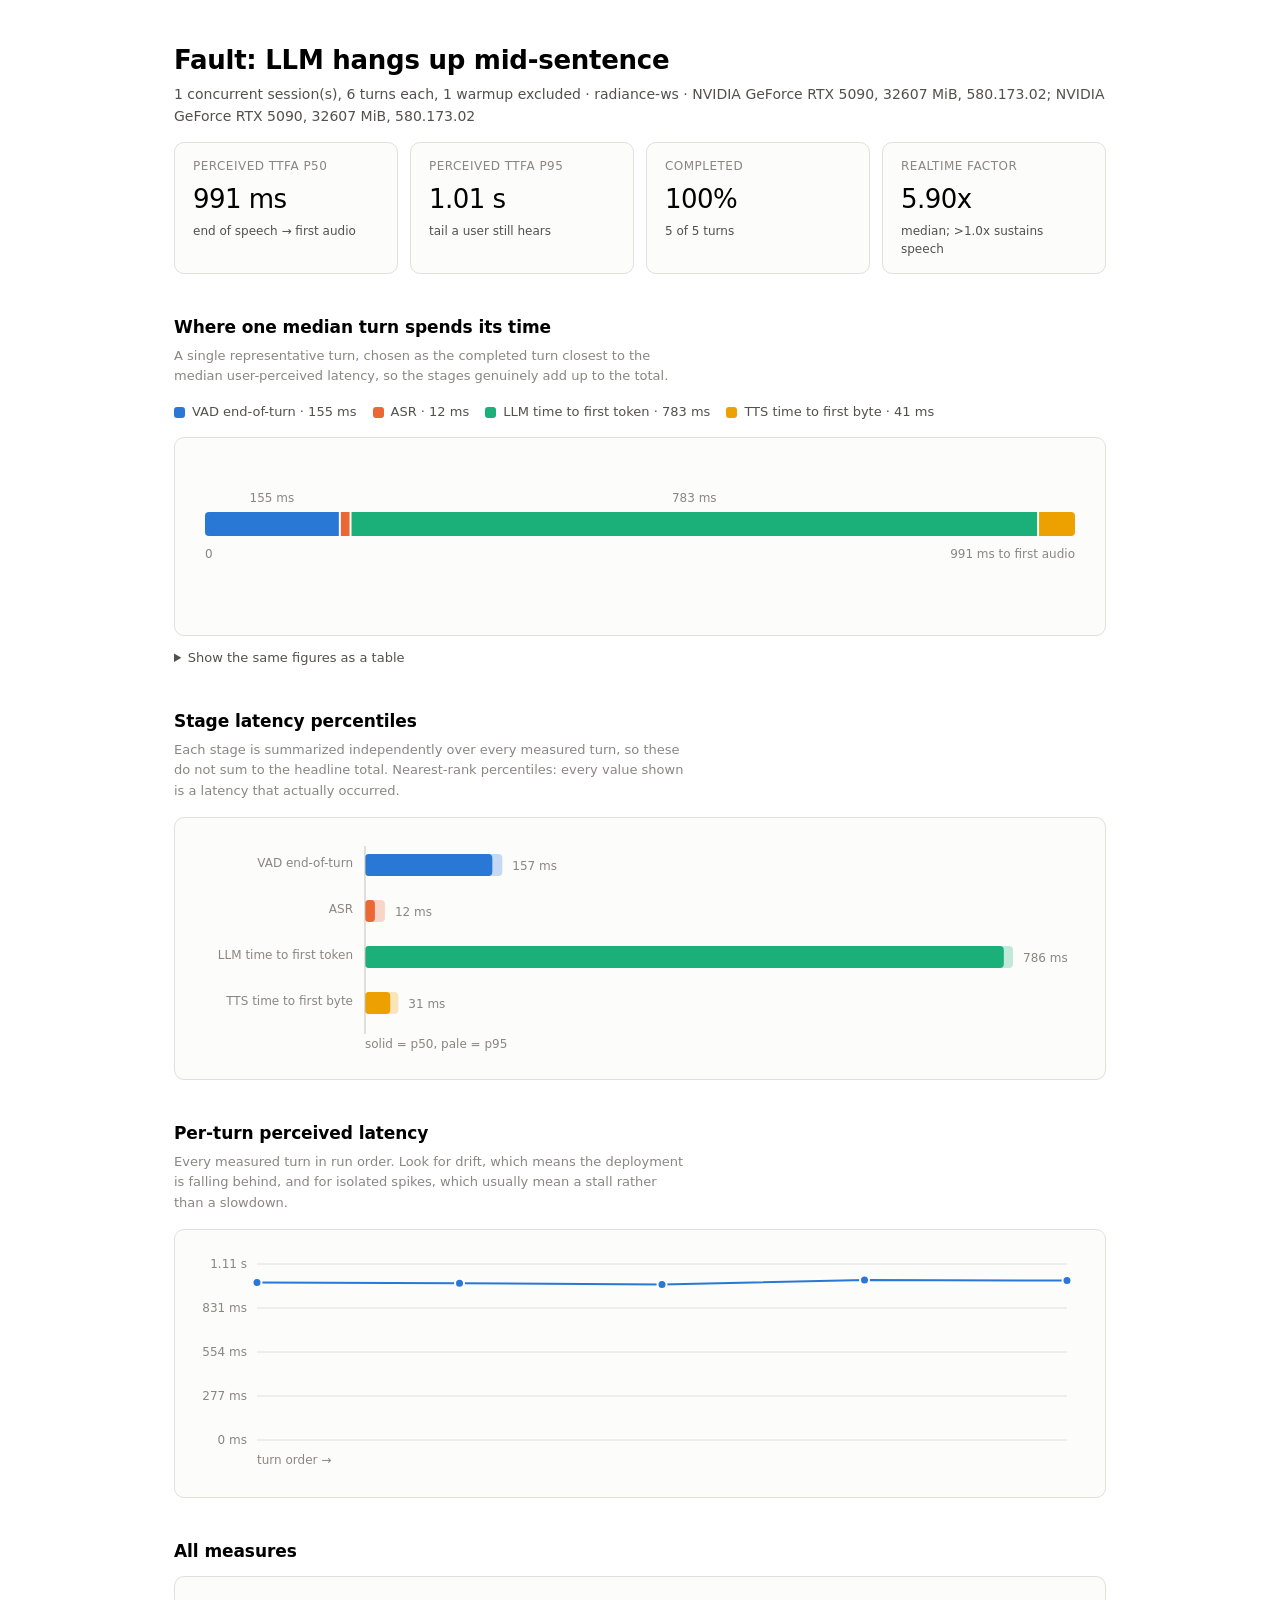
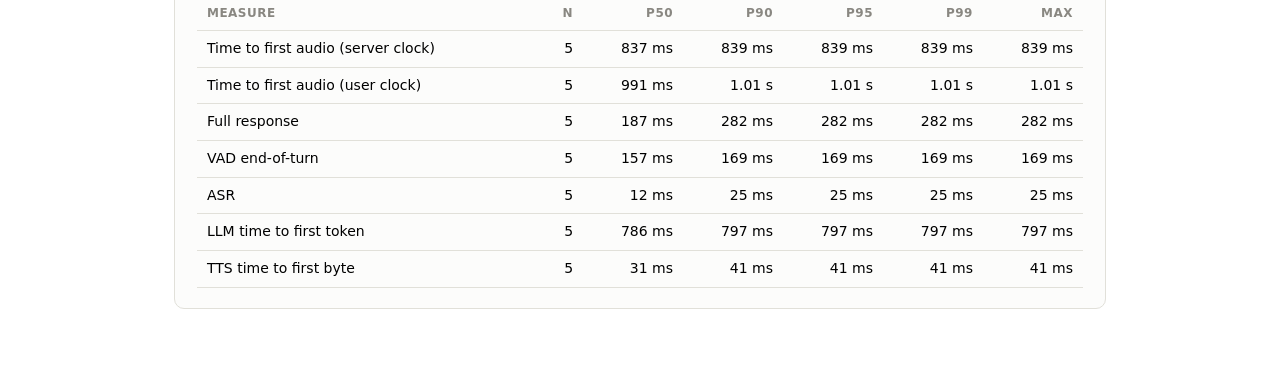
<file: results/published/fault-truncate/probe-c1.html>
<!DOCTYPE html>
<html lang="en">
<head>
<meta charset="utf-8">
<meta name="viewport" content="width=device-width, initial-scale=1">
<title>Fault: LLM hangs up mid-sentence — dead-air</title>
<style>
  .viz-root {
    color-scheme: light;
    --surface-1: #fcfcfb;
    --page: #f9f9f7;
    --text-primary: #0b0b0b;
    --text-secondary: #52514e;
    --text-muted: #898781;
    --grid: #e1e0d9;
    --baseline: #c3c2b7;
    --series-1: #2a78d6;
    --series-2: #eb6834;
    --series-3: #1baf7a;
    --series-4: #eda100;
  }
  @media (prefers-color-scheme: dark) {
    :root:where(:not([data-theme="light"])) .viz-root {
      color-scheme: dark;
      --surface-1: #1a1a19;
      --page: #0d0d0d;
      --text-primary: #ffffff;
      --text-secondary: #c3c2b7;
      --text-muted: #898781;
      --grid: #2c2c2a;
      --baseline: #383835;
      --series-1: #3987e5;
      --series-2: #d95926;
      --series-3: #199e70;
      --series-4: #c98500;
    }
  }
  * { box-sizing: border-box; }
  body {
    margin: 0;
    background: var(--page);
    color: var(--text-primary);
    font: 15px/1.55 ui-sans-serif, system-ui, -apple-system, "Segoe UI", Roboto, sans-serif;
  }
  .wrap { max-width: 980px; margin: 0 auto; padding: 40px 24px 80px; }
  h1 { font-size: 26px; margin: 0 0 4px; letter-spacing: -0.01em; }
  h2 { font-size: 17px; margin: 40px 0 6px; letter-spacing: -0.005em; }
  .sub { color: var(--text-secondary); margin: 0 0 8px; font-size: 14px; }
  .note { color: var(--text-muted); font-size: 13px; margin: 0 0 16px; max-width: 62ch; }
  .card {
    background: var(--surface-1);
    border: 1px solid var(--grid);
    border-radius: 10px;
    padding: 20px 22px;
    margin-top: 12px;
  }
  .tiles { display: flex; flex-wrap: wrap; gap: 12px; margin-top: 14px; }
  .tile {
    background: var(--surface-1);
    border: 1px solid var(--grid);
    border-radius: 10px;
    padding: 14px 18px;
    min-width: 150px;
    flex: 1 1 150px;
  }
  .tile .k { font-size: 12px; color: var(--text-muted); text-transform: uppercase; letter-spacing: 0.04em; }
  .tile .v { font-size: 26px; font-variant-numeric: tabular-nums; margin-top: 4px; letter-spacing: -0.02em; }
  .tile .d { font-size: 12px; color: var(--text-secondary); margin-top: 2px; }
  table { border-collapse: collapse; width: 100%; font-size: 14px; }
  th, td { text-align: right; padding: 7px 10px; border-bottom: 1px solid var(--grid); }
  th:first-child, td:first-child { text-align: left; }
  th { color: var(--text-muted); font-weight: 600; font-size: 12px; text-transform: uppercase; letter-spacing: 0.04em; }
  td { font-variant-numeric: tabular-nums; }
  .legend { display: flex; flex-wrap: wrap; gap: 16px; margin: 4px 0 14px; font-size: 13px; color: var(--text-secondary); }
  .legend span { display: inline-flex; align-items: center; gap: 7px; }
  .swatch { width: 11px; height: 11px; border-radius: 3px; display: inline-block; }
  .tip {
    position: fixed; pointer-events: none; opacity: 0; transition: opacity .1s;
    background: var(--surface-1); color: var(--text-primary);
    border: 1px solid var(--baseline); border-radius: 7px;
    padding: 7px 10px; font-size: 12.5px; box-shadow: 0 4px 14px rgba(0,0,0,.14);
    font-variant-numeric: tabular-nums; z-index: 40; max-width: 260px;
  }
  svg text { font: 12px ui-sans-serif, system-ui, sans-serif; }
  .axis { fill: var(--text-muted); }
  .mark { cursor: default; }
  details { margin-top: 12px; }
  summary { cursor: pointer; color: var(--text-secondary); font-size: 13px; }
  code { font-family: ui-monospace, SFMono-Regular, Menlo, monospace; font-size: 12.5px; }
</style>
</head>
<body>
<div class="viz-root wrap">
  <h1 id="title"></h1>
  <p class="sub" id="subtitle"></p>
  <div class="tiles" id="tiles"></div>

  <h2>Where one median turn spends its time</h2>
  <p class="note">A single representative turn, chosen as the completed turn closest to the
  median user-perceived latency, so the stages genuinely add up to the total.</p>
  <div class="legend" id="budget-legend"></div>
  <div class="card"><div id="budget"></div></div>
  <details>
    <summary>Show the same figures as a table</summary>
    <div class="card"><table id="budget-table"></table></div>
  </details>

  <h2>Stage latency percentiles</h2>
  <p class="note">Each stage is summarized independently over every measured turn, so these
  do not sum to the headline total. Nearest-rank percentiles: every value shown is a
  latency that actually occurred.</p>
  <div class="card"><div id="stages"></div></div>

  <h2>Per-turn perceived latency</h2>
  <p class="note">Every measured turn in run order. Look for drift, which means the
  deployment is falling behind, and for isolated spikes, which usually mean a stall
  rather than a slowdown.</p>
  <div class="card"><div id="turns"></div></div>

  <h2>All measures</h2>
  <div class="card"><table id="table"></table></div>
</div>
<div class="tip" id="tip"></div>
<script id="payload" type="application/json">{"spec":{"name":"Fault: LLM hangs up mid-sentence","concurrency":1,"turns":6,"warmup_turns":1,"interval_s":0.0,"barge_in_after_s":null,"faults":["truncate@4"],"notes":""},"environment":{"host":"radiance-ws","platform":"Linux-7.0.0-30-generic-x86_64-with-glibc2.39","python":"3.11.15","gpus":["NVIDIA GeForce RTX 5090, 32607 MiB, 580.173.02","NVIDIA GeForce RTX 5090, 32607 MiB, 580.173.02"]},"stats":{"total_turns":5,"completed_turns":5,"failed_turns":0,"timed_out_turns":0,"cancelled_turns":0,"completion_rate":1.0,"error_counts":{},"stages":[{"name":"vad_eou_lag","label":"VAD end-of-turn","unit":"ms","count":5,"mean":159.0,"min":148.2,"max":169.0,"percentiles":{"50":156.7,"90":169.0,"95":169.0,"99":169.0}},{"name":"asr","label":"ASR","unit":"ms","count":5,"mean":14.4,"min":10.3,"max":24.5,"percentiles":{"50":12.2,"90":24.5,"95":24.5,"99":24.5}},{"name":"llm_ttft","label":"LLM time to first token","unit":"ms","count":5,"mean":787.5,"min":781.8,"max":797.4,"percentiles":{"50":786.1,"90":797.4,"95":797.4,"99":797.4}},{"name":"tts_ttfb","label":"TTS time to first byte","unit":"ms","count":5,"mean":32.9,"min":30.6,"max":41.0,"percentiles":{"50":31.1,"90":41.0,"95":41.0,"99":41.0}}],"headline":[{"name":"ttfa","label":"Time to first audio (server clock)","unit":"ms","count":5,"mean":834.9,"min":830.2,"max":838.5,"percentiles":{"50":836.6,"90":838.5,"95":838.5,"99":838.5}},{"name":"perceived_ttfa","label":"Time to first audio (user clock)","unit":"ms","count":5,"mean":993.8,"min":979.8,"max":1007.5,"percentiles":{"50":991.4,"90":1007.5,"95":1007.5,"99":1007.5}},{"name":"response_total","label":"Full response","unit":"ms","count":5,"mean":198.3,"min":136.0,"max":281.7,"percentiles":{"50":187.2,"90":281.7,"95":281.7,"99":281.7}}],"realtime_factor":{"name":"realtime_factor","label":"Realtime factor","unit":"x","count":5,"mean":5.9,"min":5.7,"max":6.0,"percentiles":{"50":5.9,"90":6.0,"95":6.0,"99":6.0}}},"budget":[{"name":"vad_eou_lag","label":"VAD end-of-turn","ms":154.81041208840907,"share":0.15615590505890148},{"name":"asr","label":"ASR","ms":12.174702947959304,"share":0.012280516097174085},{"name":"llm_ttft","label":"LLM time to first token","ms":783.4344739094377,"share":0.7902434834797022},{"name":"tts_ttfb","label":"TTS time to first byte","ms":40.96406721509993,"share":0.04132009536422222}],"series_light":["#2a78d6","#eb6834","#1baf7a","#eda100"],"series_dark":["#3987e5","#d95926","#199e70","#c98500"],"turns":[{"session_id":"session_c6d3240f28fa4da4af0765bff1b0e29e","turn_index":1,"response_id":"resp_7ca9f08c572f4436bde74746af4f444d","status":"completed","prompt":"At what temperature does water boil at sea level?","transcript":"At what temperature does water boil at sea level?","response_text":"Water boils at one","audio_bytes":40960,"audio_duration_ms":853.33,"errors":[],"latency_ms":{"vad_eou_lag":154.81041208840907,"asr":12.174702947959304,"llm_ttft":783.4344739094377,"tts_ttfb":40.96406721509993,"ttfa":836.5732440724969,"perceived_ttfa":991.383656160906,"response_total":187.2258649673313,"barge_in":null},"realtime_factor":5.854185572875834},{"session_id":"session_c6d3240f28fa4da4af0765bff1b0e29e","turn_index":2,"response_id":"resp_330f34df30034fc6b4514077d80eaa7f","status":"completed","prompt":"How many planets are in the solar system?","transcript":"How many planets are in the solar system?","response_text":"Let me check that","audio_bytes":28672,"audio_duration_ms":597.33,"errors":[],"latency_ms":{"vad_eou_lag":156.66938899084926,"asr":12.93828315101564,"llm_ttft":786.1153178382665,"tts_ttfb":31.112348195165396,"ttfa":830.1659491844475,"perceived_ttfa":986.8353381752968,"response_total":136.01217209361494,"barge_in":null},"realtime_factor":5.720994624229275},{"session_id":"session_c6d3240f28fa4da4af0765bff1b0e29e","turn_index":3,"response_id":"resp_05597350ed8b4b9da63195214cd3b708","status":"completed","prompt":"What is the tallest mountain in the world?","transcript":"What is the tallest mountain in the world?","response_text":"The tallest mountain in","audio_bytes":51200,"audio_duration_ms":1066.67,"errors":[],"latency_ms":{"vad_eou_lag":148.19884486496449,"asr":12.129642069339752,"llm_ttft":788.8624989427626,"tts_ttfb":30.633334070444107,"ttfa":831.6254750825465,"perceived_ttfa":979.824319947511,"response_total":207.8226690646261,"barge_in":null},"realtime_factor":6.039089332948653},{"session_id":"session_c6d3240f28fa4da4af0765bff1b0e29e","turn_index":4,"response_id":"resp_b5b16a53074040de881408a60c150634","status":"completed","prompt":"Which ocean is the largest?","transcript":"Which ocean is the largest?","response_text":"The Pacific Ocean is","audio_bytes":40960,"audio_duration_ms":853.33,"errors":[],"latency_ms":{"vad_eou_lag":169.0150077920407,"asr":10.305684059858322,"llm_ttft":797.4105749744922,"tts_ttfb":30.76721215620637,"ttfa":838.4834711905569,"perceived_ttfa":1007.4984789825976,"response_total":178.69249801151454,"barge_in":null},"realtime_factor":5.787275197434332},{"session_id":"session_c6d3240f28fa4da4af0765bff1b0e29e","turn_index":5,"response_id":"resp_b9d21f4eb13d4f92af9c9c14ab527aed","status":"completed","prompt":"Roughly how fast does light travel?","transcript":"Roughly how fast does light travel?","response_text":"Light travels incredibly fast","audio_bytes":71680,"audio_duration_ms":1493.33,"errors":[],"latency_ms":{"vad_eou_lag":166.2277679424733,"asr":24.535781936720014,"llm_ttft":781.7701851017773,"tts_ttfb":31.12200810573995,"ttfa":837.4279751442373,"perceived_ttfa":1003.6557430867106,"response_total":281.66471095755696,"barge_in":null},"realtime_factor":5.972389724725944}]}</script>
<script>
(function () {
  const D = JSON.parse(document.getElementById("payload").textContent);
  const tip = document.getElementById("tip");
  const NS = "http://www.w3.org/2000/svg";
  const css = (name) => getComputedStyle(document.querySelector(".viz-root")).getPropertyValue(name).trim();
  const SERIES = () => [css("--series-1"), css("--series-2"), css("--series-3"), css("--series-4")];

  const fmt = (v, unit) => {
    if (v === null || v === undefined || !isFinite(v)) return "—";
    if (unit === "x") return v.toFixed(2) + "x";
    return v >= 1000 ? (v / 1000).toFixed(2) + " s" : Math.round(v) + " ms";
  };

  function el(name, attrs, text) {
    const node = document.createElementNS(NS, name);
    for (const k in attrs) node.setAttribute(k, attrs[k]);
    if (text !== undefined) node.textContent = text;
    return node;
  }

  function hover(node, htmlText) {
    node.addEventListener("mousemove", (e) => {
      tip.innerHTML = htmlText;
      tip.style.opacity = "1";
      const pad = 14;
      let x = e.clientX + pad, y = e.clientY + pad;
      const r = tip.getBoundingClientRect();
      if (x + r.width > window.innerWidth - 8) x = e.clientX - r.width - pad;
      if (y + r.height > window.innerHeight - 8) y = e.clientY - r.height - pad;
      tip.style.left = x + "px";
      tip.style.top = y + "px";
    });
    node.addEventListener("mouseleave", () => { tip.style.opacity = "0"; });
  }

  // ── Header ─────────────────────────────────────────────────────────
  document.getElementById("title").textContent = D.spec.name;
  const gpus = (D.environment.gpus || []).join("; ");
  document.getElementById("subtitle").textContent =
    D.spec.concurrency + " concurrent session(s), " + D.spec.turns + " turns each, " +
    D.spec.warmup_turns + " warmup excluded · " + (D.environment.host || "") +
    (gpus ? " · " + gpus : "");

  const byName = {};
  (D.stats.headline || []).concat(D.stats.stages || []).forEach(d => byName[d.name] = d);

  const tiles = [
    ["Perceived TTFA p50", byName.perceived_ttfa ? fmt(byName.perceived_ttfa.percentiles["50"]) : "—", "end of speech → first audio"],
    ["Perceived TTFA p95", byName.perceived_ttfa ? fmt(byName.perceived_ttfa.percentiles["95"]) : "—", "tail a user still hears"],
    ["Completed", (D.stats.completion_rate * 100).toFixed(0) + "%", D.stats.completed_turns + " of " + D.stats.total_turns + " turns"],
    ["Realtime factor", D.stats.realtime_factor ? fmt(D.stats.realtime_factor.percentiles["50"], "x") : "—", "median; >1.0x sustains speech"],
  ];
  document.getElementById("tiles").innerHTML = tiles.map(
    t => '<div class="tile"><div class="k">' + t[0] + '</div><div class="v">' + t[1] + '</div><div class="d">' + t[2] + '</div></div>'
  ).join("");

  // ── Budget: one stacked horizontal bar, direct-labelled ────────────
  function drawBudget() {
    const host = document.getElementById("budget");
    host.innerHTML = "";
    const data = D.budget || [];
    if (!data.length) { host.innerHTML = '<p class="note">No completed turn to decompose.</p>'; return; }
    const colors = SERIES();
    const W = host.clientWidth || 880, H = 150;
    const L = 8, R = 8, barY = 54, barH = 24, GAP = 2;
    const total = data.reduce((a, b) => a + b.ms, 0);
    const scale = (W - L - R) / total;

    const svg = el("svg", { width: "100%", height: H, viewBox: "0 0 " + W + " " + H });
    let x = L;
    data.forEach((d, i) => {
      const raw = d.ms * scale;
      const w = Math.max(2, raw - (i < data.length - 1 ? GAP : 0));
      // 4px rounded outer ends, square where segments meet.
      const first = i === 0, last = i === data.length - 1;
      const r = 4;
      const path = first || last
        ? roundedSide(x, barY, w, barH, r, first, last)
        : rectPath(x, barY, w, barH);
      const mark = el("path", { d: path, fill: colors[i % 4], class: "mark" });
      hover(mark, "<b>" + d.label + "</b><br>" + fmt(d.ms) + " · " + Math.round(d.share * 100) + "% of " + fmt(total));
      svg.appendChild(mark);

      if (raw > 46) {
        svg.appendChild(el("text", {
          x: x + w / 2, y: barY - 10, "text-anchor": "middle", class: "axis"
        }, fmt(d.ms)));
      }
      x += raw;
    });
    svg.appendChild(el("text", { x: L, y: barY + barH + 22, class: "axis" }, "0"));
    svg.appendChild(el("text", { x: W - R, y: barY + barH + 22, "text-anchor": "end", class: "axis" },
      fmt(total) + " to first audio"));
    host.appendChild(svg);

    document.getElementById("budget-legend").innerHTML = data.map(
      (d, i) => '<span><i class="swatch" style="background:' + colors[i % 4] + '"></i>' + d.label + " · " + fmt(d.ms) + "</span>"
    ).join("");

    document.getElementById("budget-table").innerHTML =
      "<tr><th>Stage</th><th>Time</th><th>Share</th></tr>" +
      data.map(d => "<tr><td>" + d.label + "</td><td>" + fmt(d.ms) + "</td><td>" + Math.round(d.share * 100) + "%</td></tr>").join("") +
      "<tr><td><b>Total</b></td><td><b>" + fmt(total) + "</b></td><td></td></tr>";
  }

  function rectPath(x, y, w, h) {
    return "M" + x + "," + y + "h" + w + "v" + h + "h" + (-w) + "z";
  }
  function roundedSide(x, y, w, h, r, left, right) {
    r = Math.min(r, w / 2, h / 2);
    const rl = left ? r : 0, rr = right ? r : 0;
    return "M" + (x + rl) + "," + y +
      "h" + (w - rl - rr) +
      (rr ? "a" + rr + "," + rr + " 0 0 1 " + rr + "," + rr : "") +
      "v" + (h - 2 * rr) +
      (rr ? "a" + rr + "," + rr + " 0 0 1 " + (-rr) + "," + rr : "") +
      "h" + (-(w - rl - rr)) +
      (rl ? "a" + rl + "," + rl + " 0 0 1 " + (-rl) + "," + (-rl) : "") +
      "v" + (-(h - 2 * rl)) +
      (rl ? "a" + rl + "," + rl + " 0 0 1 " + rl + "," + (-rl) : "") + "z";
  }

  // ── Stage percentiles: grouped horizontal bars ─────────────────────
  function drawStages() {
    const host = document.getElementById("stages");
    host.innerHTML = "";
    const rows = D.stats.stages || [];
    if (!rows.length) { host.innerHTML = '<p class="note">No stage data.</p>'; return; }
    const colors = SERIES();
    const W = host.clientWidth || 880;
    const rowH = 46, L = 168, R = 70, H = rows.length * rowH + 30;
    const max = Math.max.apply(null, rows.map(r => r.percentiles["95"]));
    const scale = (W - L - R) / (max || 1);
    const svg = el("svg", { width: "100%", height: H, viewBox: "0 0 " + W + " " + H });

    rows.forEach((row, i) => {
      const y = i * rowH + 12;
      svg.appendChild(el("text", { x: L - 12, y: y + 17, "text-anchor": "end", class: "axis" }, row.label));
      const p50 = row.percentiles["50"] * scale;
      const p95 = row.percentiles["95"] * scale;
      // p95 sits behind p50 as a lighter extent; p50 is the solid mark.
      const back = el("path", { d: roundedSide(L, y + 4, Math.max(2, p95), 22, 4, true, true), fill: colors[i % 4], opacity: "0.26", class: "mark" });
      hover(back, "<b>" + row.label + " p95</b><br>" + fmt(row.percentiles["95"], row.unit));
      svg.appendChild(back);
      const front = el("path", { d: roundedSide(L, y + 4, Math.max(2, p50), 22, 4, true, true), fill: colors[i % 4], class: "mark" });
      hover(front, "<b>" + row.label + "</b><br>p50 " + fmt(row.percentiles["50"], row.unit) +
        "<br>p90 " + fmt(row.percentiles["90"], row.unit) +
        "<br>p95 " + fmt(row.percentiles["95"], row.unit) +
        "<br>n = " + row.count);
      svg.appendChild(front);
      svg.appendChild(el("text", { x: L + Math.max(p95, p50) + 10, y: y + 20, class: "axis" }, fmt(row.percentiles["50"], row.unit)));
    });
    svg.appendChild(el("line", { x1: L, y1: 8, x2: L, y2: H - 18, stroke: css("--baseline"), "stroke-width": "1" }));
    svg.appendChild(el("text", { x: L, y: H - 4, class: "axis" }, "solid = p50, pale = p95"));
    host.appendChild(svg);
  }

  // ── Per-turn line ──────────────────────────────────────────────────
  function drawTurns() {
    const host = document.getElementById("turns");
    host.innerHTML = "";
    const pts = (D.turns || []).map((t, i) => ({ i: i, v: t.latency_ms.perceived_ttfa, t: t }))
      .filter(p => p.v !== null && p.v !== undefined);
    if (pts.length < 2) { host.innerHTML = '<p class="note">Not enough completed turns to plot.</p>'; return; }
    const W = host.clientWidth || 880, H = 220, L = 60, R = 16, T = 14, B = 30;
    const max = Math.max.apply(null, pts.map(p => p.v)) * 1.1;
    const xs = (i) => L + (W - L - R) * (i / Math.max(1, pts.length - 1));
    const ys = (v) => T + (H - T - B) * (1 - v / max);
    const svg = el("svg", { width: "100%", height: H, viewBox: "0 0 " + W + " " + H });

    for (let g = 0; g <= 4; g++) {
      const v = max * g / 4, y = ys(v);
      svg.appendChild(el("line", { x1: L, y1: y, x2: W - R, y2: y, stroke: css("--grid"), "stroke-width": "1" }));
      svg.appendChild(el("text", { x: L - 10, y: y + 4, "text-anchor": "end", class: "axis" }, fmt(v)));
    }
    const d = pts.map((p, i) => (i ? "L" : "M") + xs(p.i) + "," + ys(p.v)).join("");
    svg.appendChild(el("path", { d: d, fill: "none", stroke: SERIES()[0], "stroke-width": "2", "stroke-linejoin": "round", "stroke-linecap": "round" }));
    pts.forEach(p => {
      const c = el("circle", { cx: xs(p.i), cy: ys(p.v), r: "4.5", fill: SERIES()[0], stroke: css("--surface-1"), "stroke-width": "2", class: "mark" });
      hover(c, "<b>Turn " + (p.i + 1) + "</b><br>perceived " + fmt(p.v) +
        "<br>ASR " + fmt(p.t.latency_ms.asr) +
        "<br>LLM " + fmt(p.t.latency_ms.llm_ttft) +
        "<br>TTS " + fmt(p.t.latency_ms.tts_ttfb));
      svg.appendChild(c);
    });
    svg.appendChild(el("text", { x: L, y: H - 6, class: "axis" }, "turn order →"));
    host.appendChild(svg);
  }

  // ── Table ──────────────────────────────────────────────────────────
  const all = (D.stats.headline || []).concat(D.stats.stages || []);
  document.getElementById("table").innerHTML =
    "<tr><th>Measure</th><th>n</th><th>p50</th><th>p90</th><th>p95</th><th>p99</th><th>max</th></tr>" +
    all.map(d => "<tr><td>" + d.label + "</td><td>" + d.count + "</td>" +
      ["50", "90", "95", "99"].map(q => "<td>" + fmt(d.percentiles[q], d.unit) + "</td>").join("") +
      "<td>" + fmt(d.max, d.unit) + "</td></tr>").join("");

  function drawAll() { drawBudget(); drawStages(); drawTurns(); }
  drawAll();
  let resizeTimer;
  window.addEventListener("resize", () => { clearTimeout(resizeTimer); resizeTimer = setTimeout(drawAll, 120); });
  if (window.matchMedia) {
    window.matchMedia("(prefers-color-scheme: dark)").addEventListener("change", drawAll);
  }
})();
</script>
</body>
</html>
</file>
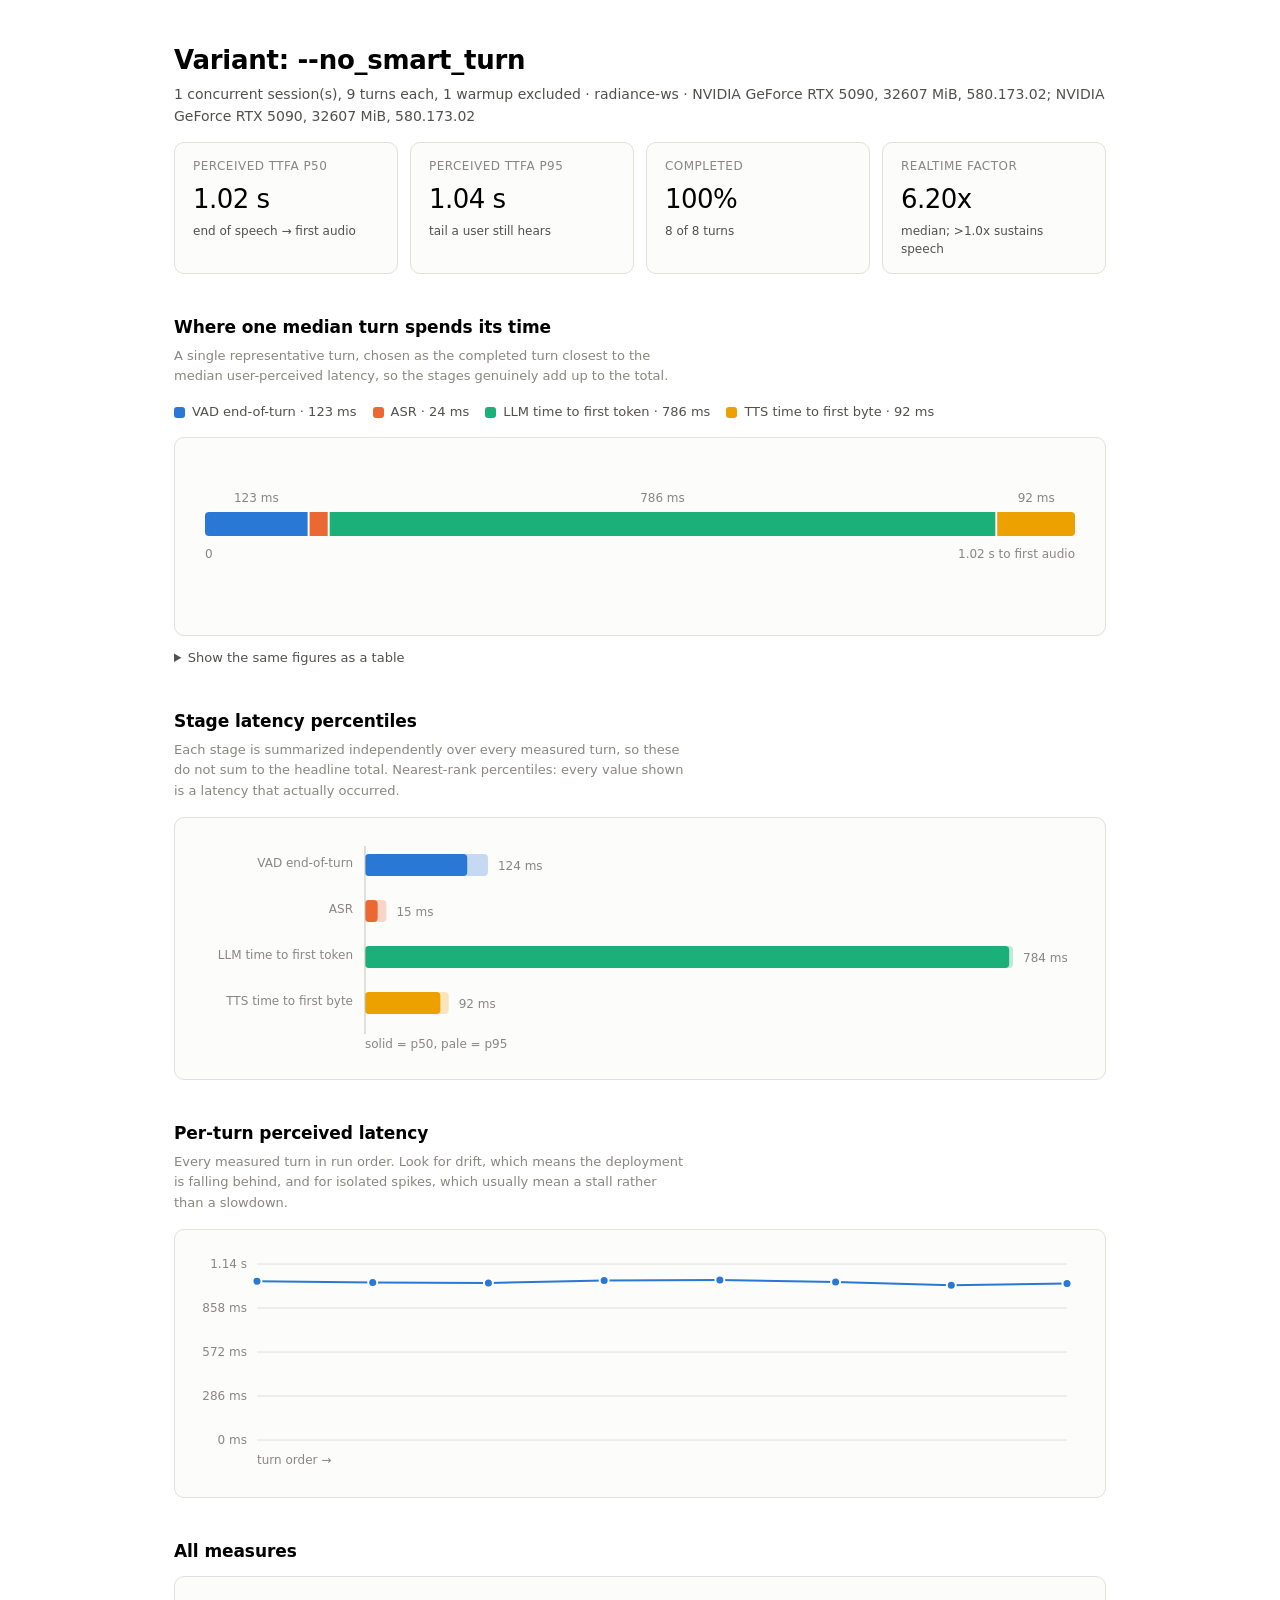
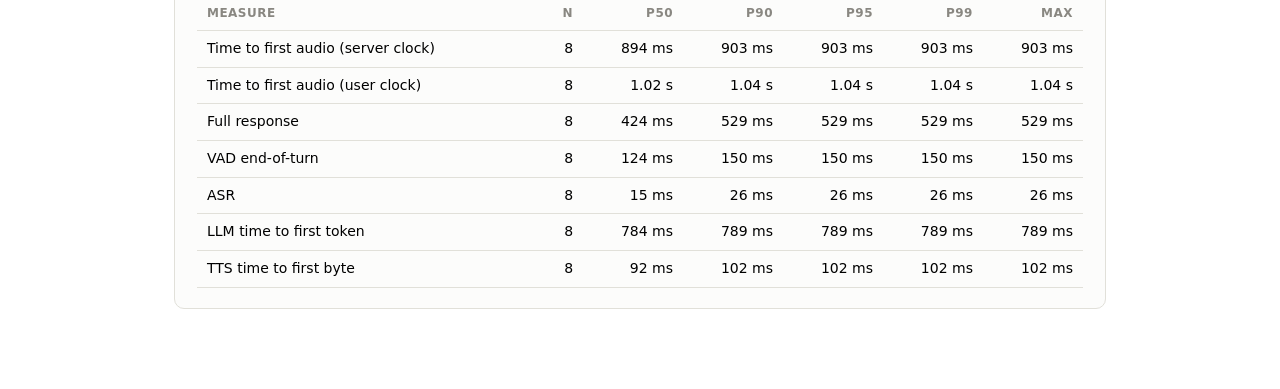
<file: results/published/no-smart-turn/probe-c1.html>
<!DOCTYPE html>
<html lang="en">
<head>
<meta charset="utf-8">
<meta name="viewport" content="width=device-width, initial-scale=1">
<title>Variant: --no_smart_turn — dead-air</title>
<style>
  .viz-root {
    color-scheme: light;
    --surface-1: #fcfcfb;
    --page: #f9f9f7;
    --text-primary: #0b0b0b;
    --text-secondary: #52514e;
    --text-muted: #898781;
    --grid: #e1e0d9;
    --baseline: #c3c2b7;
    --series-1: #2a78d6;
    --series-2: #eb6834;
    --series-3: #1baf7a;
    --series-4: #eda100;
  }
  @media (prefers-color-scheme: dark) {
    :root:where(:not([data-theme="light"])) .viz-root {
      color-scheme: dark;
      --surface-1: #1a1a19;
      --page: #0d0d0d;
      --text-primary: #ffffff;
      --text-secondary: #c3c2b7;
      --text-muted: #898781;
      --grid: #2c2c2a;
      --baseline: #383835;
      --series-1: #3987e5;
      --series-2: #d95926;
      --series-3: #199e70;
      --series-4: #c98500;
    }
  }
  * { box-sizing: border-box; }
  body {
    margin: 0;
    background: var(--page);
    color: var(--text-primary);
    font: 15px/1.55 ui-sans-serif, system-ui, -apple-system, "Segoe UI", Roboto, sans-serif;
  }
  .wrap { max-width: 980px; margin: 0 auto; padding: 40px 24px 80px; }
  h1 { font-size: 26px; margin: 0 0 4px; letter-spacing: -0.01em; }
  h2 { font-size: 17px; margin: 40px 0 6px; letter-spacing: -0.005em; }
  .sub { color: var(--text-secondary); margin: 0 0 8px; font-size: 14px; }
  .note { color: var(--text-muted); font-size: 13px; margin: 0 0 16px; max-width: 62ch; }
  .card {
    background: var(--surface-1);
    border: 1px solid var(--grid);
    border-radius: 10px;
    padding: 20px 22px;
    margin-top: 12px;
  }
  .tiles { display: flex; flex-wrap: wrap; gap: 12px; margin-top: 14px; }
  .tile {
    background: var(--surface-1);
    border: 1px solid var(--grid);
    border-radius: 10px;
    padding: 14px 18px;
    min-width: 150px;
    flex: 1 1 150px;
  }
  .tile .k { font-size: 12px; color: var(--text-muted); text-transform: uppercase; letter-spacing: 0.04em; }
  .tile .v { font-size: 26px; font-variant-numeric: tabular-nums; margin-top: 4px; letter-spacing: -0.02em; }
  .tile .d { font-size: 12px; color: var(--text-secondary); margin-top: 2px; }
  table { border-collapse: collapse; width: 100%; font-size: 14px; }
  th, td { text-align: right; padding: 7px 10px; border-bottom: 1px solid var(--grid); }
  th:first-child, td:first-child { text-align: left; }
  th { color: var(--text-muted); font-weight: 600; font-size: 12px; text-transform: uppercase; letter-spacing: 0.04em; }
  td { font-variant-numeric: tabular-nums; }
  .legend { display: flex; flex-wrap: wrap; gap: 16px; margin: 4px 0 14px; font-size: 13px; color: var(--text-secondary); }
  .legend span { display: inline-flex; align-items: center; gap: 7px; }
  .swatch { width: 11px; height: 11px; border-radius: 3px; display: inline-block; }
  .tip {
    position: fixed; pointer-events: none; opacity: 0; transition: opacity .1s;
    background: var(--surface-1); color: var(--text-primary);
    border: 1px solid var(--baseline); border-radius: 7px;
    padding: 7px 10px; font-size: 12.5px; box-shadow: 0 4px 14px rgba(0,0,0,.14);
    font-variant-numeric: tabular-nums; z-index: 40; max-width: 260px;
  }
  svg text { font: 12px ui-sans-serif, system-ui, sans-serif; }
  .axis { fill: var(--text-muted); }
  .mark { cursor: default; }
  details { margin-top: 12px; }
  summary { cursor: pointer; color: var(--text-secondary); font-size: 13px; }
  code { font-family: ui-monospace, SFMono-Regular, Menlo, monospace; font-size: 12.5px; }
</style>
</head>
<body>
<div class="viz-root wrap">
  <h1 id="title"></h1>
  <p class="sub" id="subtitle"></p>
  <div class="tiles" id="tiles"></div>

  <h2>Where one median turn spends its time</h2>
  <p class="note">A single representative turn, chosen as the completed turn closest to the
  median user-perceived latency, so the stages genuinely add up to the total.</p>
  <div class="legend" id="budget-legend"></div>
  <div class="card"><div id="budget"></div></div>
  <details>
    <summary>Show the same figures as a table</summary>
    <div class="card"><table id="budget-table"></table></div>
  </details>

  <h2>Stage latency percentiles</h2>
  <p class="note">Each stage is summarized independently over every measured turn, so these
  do not sum to the headline total. Nearest-rank percentiles: every value shown is a
  latency that actually occurred.</p>
  <div class="card"><div id="stages"></div></div>

  <h2>Per-turn perceived latency</h2>
  <p class="note">Every measured turn in run order. Look for drift, which means the
  deployment is falling behind, and for isolated spikes, which usually mean a stall
  rather than a slowdown.</p>
  <div class="card"><div id="turns"></div></div>

  <h2>All measures</h2>
  <div class="card"><table id="table"></table></div>
</div>
<div class="tip" id="tip"></div>
<script id="payload" type="application/json">{"spec":{"name":"Variant: --no_smart_turn","concurrency":1,"turns":9,"warmup_turns":1,"interval_s":0.0,"barge_in_after_s":null,"faults":[],"notes":"Identical to baseline except Smart Turn end-of-turn detection is disabled."},"environment":{"host":"radiance-ws","platform":"Linux-7.0.0-30-generic-x86_64-with-glibc2.39","python":"3.11.15","gpus":["NVIDIA GeForce RTX 5090, 32607 MiB, 580.173.02","NVIDIA GeForce RTX 5090, 32607 MiB, 580.173.02"]},"stats":{"total_turns":8,"completed_turns":8,"failed_turns":0,"timed_out_turns":0,"cancelled_turns":0,"completion_rate":1.0,"error_counts":{},"stages":[{"name":"vad_eou_lag","label":"VAD end-of-turn","unit":"ms","count":8,"mean":129.4,"min":108.2,"max":149.6,"percentiles":{"50":124.4,"90":149.6,"95":149.6,"99":149.6}},{"name":"asr","label":"ASR","unit":"ms","count":8,"mean":19.5,"min":12.5,"max":26.1,"percentiles":{"50":15.4,"90":26.1,"95":26.1,"99":26.1}},{"name":"llm_ttft","label":"LLM time to first token","unit":"ms","count":8,"mean":782.8,"min":774.7,"max":788.5,"percentiles":{"50":783.8,"90":788.5,"95":788.5,"99":788.5}},{"name":"tts_ttfb","label":"TTS time to first byte","unit":"ms","count":8,"mean":94.2,"min":91.3,"max":101.8,"percentiles":{"50":91.7,"90":101.8,"95":101.8,"99":101.8}}],"headline":[{"name":"ttfa","label":"Time to first audio (server clock)","unit":"ms","count":8,"mean":896.4,"min":890.8,"max":902.9,"percentiles":{"50":893.8,"90":902.9,"95":902.9,"99":902.9}},{"name":"perceived_ttfa","label":"Time to first audio (user clock)","unit":"ms","count":8,"mean":1025.8,"min":1006.1,"max":1040.5,"percentiles":{"50":1024.3,"90":1040.5,"95":1040.5,"99":1040.5}},{"name":"response_total","label":"Full response","unit":"ms","count":8,"mean":427.9,"min":308.9,"max":529.1,"percentiles":{"50":424.4,"90":529.1,"95":529.1,"99":529.1}}],"realtime_factor":{"name":"realtime_factor","label":"Realtime factor","unit":"x","count":8,"mean":6.2,"min":6.1,"max":6.5,"percentiles":{"50":6.2,"90":6.5,"95":6.5,"99":6.5}}},"budget":[{"name":"vad_eou_lag","label":"VAD end-of-turn","ms":123.17863386124372,"share":0.12025137261338983},{"name":"asr","label":"ASR","ms":23.633789038285613,"share":0.023072147196489746},{"name":"llm_ttft","label":"LLM time to first token","ms":786.0274540726095,"share":0.7673480156511062},{"name":"tts_ttfb","label":"TTS time to first byte","ms":91.50297404266894,"share":0.08932846453901418}],"series_light":["#2a78d6","#eb6834","#1baf7a","#eda100"],"series_dark":["#3987e5","#d95926","#199e70","#c98500"],"turns":[{"session_id":"session_2ed9f47aa8db4ccdaae023e82aace4a3","turn_index":1,"response_id":"resp_4b726beec7a64b9f9f7bfc0679884c9f","status":"completed","prompt":"At what temperature does water boil at sea level?","transcript":"At what temperature does water boil at sea level?","response_text":"Water boils at one hundred degrees Celsius at sea level.","audio_bytes":112640,"audio_duration_ms":2346.67,"errors":[],"latency_ms":{"vad_eou_lag":131.26065395772457,"asr":12.465461157262325,"llm_ttft":786.6994549985975,"tts_ttfb":101.80493490770459,"ttfa":900.9698510635644,"perceived_ttfa":1032.230505021289,"response_total":475.3719780128449,"barge_in":null},"realtime_factor":6.288559031282249},{"session_id":"session_2ed9f47aa8db4ccdaae023e82aace4a3","turn_index":2,"response_id":"resp_676636386a894ec3b86a55f8c2ca0ccf","status":"completed","prompt":"How many planets are in the solar system?","transcript":"How many planets are in the solar system?","response_text":"There are eight planets in our solar system.","audio_bytes":66560,"audio_duration_ms":1386.67,"errors":[],"latency_ms":{"vad_eou_lag":123.17863386124372,"asr":23.633789038285613,"llm_ttft":786.0274540726095,"tts_ttfb":91.50297404266894,"ttfa":901.1642171535641,"perceived_ttfa":1024.3428510148078,"response_total":308.8920491281897,"barge_in":null},"realtime_factor":6.392386247424301},{"session_id":"session_2ed9f47aa8db4ccdaae023e82aace4a3","turn_index":3,"response_id":"resp_c23b243a74bd48c7afa6253b048fa86c","status":"completed","prompt":"What is the tallest mountain in the world?","transcript":"What is the tallest mountain in the world?","response_text":"Mount Everest is the tallest mountain in the world.","audio_bytes":97280,"audio_duration_ms":2026.67,"errors":[],"latency_ms":{"vad_eou_lag":128.61222098581493,"asr":13.312859926372766,"llm_ttft":788.4669590275735,"tts_ttfb":91.29030792973936,"ttfa":893.0701268836856,"perceived_ttfa":1021.6823478695005,"response_total":424.4431098923087,"barge_in":null},"realtime_factor":6.093800508794726},{"session_id":"session_2ed9f47aa8db4ccdaae023e82aace4a3","turn_index":4,"response_id":"resp_27c6590156524e9eb4f7e0e42edd18ae","status":"completed","prompt":"Which ocean is the largest?","transcript":"Which ocean is the largest?","response_text":"The Pacific Ocean is the largest ocean.","audio_bytes":84992,"audio_duration_ms":1770.67,"errors":[],"latency_ms":{"vad_eou_lag":146.56287780962884,"asr":24.51230608858168,"llm_ttft":774.6828380040824,"tts_ttfb":91.58246498554945,"ttfa":890.7776090782136,"perceived_ttfa":1037.3404868878424,"response_total":382.3113050311804,"barge_in":null},"realtime_factor":6.099166840626136},{"session_id":"session_2ed9f47aa8db4ccdaae023e82aace4a3","turn_index":5,"response_id":"resp_55a1cb27c84f47a99740c19e2e5c36f7","status":"completed","prompt":"Roughly how fast does light travel?","transcript":"Roughly how fast does light travel?","response_text":"Light travels at approximately three hundred thousand kilometers per second.","audio_bytes":131072,"audio_duration_ms":2730.67,"errors":[],"latency_ms":{"vad_eou_lag":149.56922689452767,"asr":14.642161084339023,"llm_ttft":783.8318960275501,"tts_ttfb":92.41094090975821,"ttfa":890.8849980216473,"perceived_ttfa":1040.454224916175,"response_total":529.1005850303918,"barge_in":null},"realtime_factor":6.258175574986047},{"session_id":"session_2ed9f47aa8db4ccdaae023e82aace4a3","turn_index":6,"response_id":"resp_1212e85ee8c44e71925b567b7817d3c6","status":"completed","prompt":"In what year did humans first land on the moon?","transcript":"In what year did humans first land on the moon?","response_text":"Humans first landed on the moon in 1969.","audio_bytes":107520,"audio_duration_ms":2240.0,"errors":[],"latency_ms":{"vad_eou_lag":124.42095996811986,"asr":26.147434022277594,"llm_ttft":785.0482659414411,"tts_ttfb":91.6618830524385,"ttfa":902.8575830161572,"perceived_ttfa":1027.278542984277,"response_total":435.3714019525796,"barge_in":null},"realtime_factor":6.523981311746145},{"session_id":"session_2ed9f47aa8db4ccdaae023e82aace4a3","turn_index":7,"response_id":"resp_1fbc02a0f5c64a85b6c98f26ec795a25","status":"completed","prompt":"What do bees make besides honey?","transcript":"What do bees make besides honey?","response_text":"Bees also make wax, propolis, and various pollen.","audio_bytes":95232,"audio_duration_ms":1984.0,"errors":[],"latency_ms":{"vad_eou_lag":108.19409904070199,"asr":15.3845208697021,"llm_ttft":781.1109400354326,"tts_ttfb":101.39349196106195,"ttfa":897.8889528661966,"perceived_ttfa":1006.0830519068986,"response_total":423.4609850682318,"barge_in":null},"realtime_factor":6.16986042305877},{"session_id":"session_2ed9f47aa8db4ccdaae023e82aace4a3","turn_index":8,"response_id":"resp_84a1d07c7374445cb0d97e41f6de4a34","status":"completed","prompt":"How many degrees are in a triangle?","transcript":"How many degrees are in a triangle?","response_text":"A triangle always has a total of one hundred and eighty degrees.","audio_bytes":102400,"audio_duration_ms":2133.33,"errors":[],"latency_ms":{"vad_eou_lag":123.34330403245986,"asr":25.77250893227756,"llm_ttft":776.1330190114677,"tts_ttfb":91.89498913474381,"ttfa":893.8005170784891,"perceived_ttfa":1017.1438211109489,"response_total":444.24995011650026,"barge_in":null},"realtime_factor":6.065464652547684}]}</script>
<script>
(function () {
  const D = JSON.parse(document.getElementById("payload").textContent);
  const tip = document.getElementById("tip");
  const NS = "http://www.w3.org/2000/svg";
  const css = (name) => getComputedStyle(document.querySelector(".viz-root")).getPropertyValue(name).trim();
  const SERIES = () => [css("--series-1"), css("--series-2"), css("--series-3"), css("--series-4")];

  const fmt = (v, unit) => {
    if (v === null || v === undefined || !isFinite(v)) return "—";
    if (unit === "x") return v.toFixed(2) + "x";
    return v >= 1000 ? (v / 1000).toFixed(2) + " s" : Math.round(v) + " ms";
  };

  function el(name, attrs, text) {
    const node = document.createElementNS(NS, name);
    for (const k in attrs) node.setAttribute(k, attrs[k]);
    if (text !== undefined) node.textContent = text;
    return node;
  }

  function hover(node, htmlText) {
    node.addEventListener("mousemove", (e) => {
      tip.innerHTML = htmlText;
      tip.style.opacity = "1";
      const pad = 14;
      let x = e.clientX + pad, y = e.clientY + pad;
      const r = tip.getBoundingClientRect();
      if (x + r.width > window.innerWidth - 8) x = e.clientX - r.width - pad;
      if (y + r.height > window.innerHeight - 8) y = e.clientY - r.height - pad;
      tip.style.left = x + "px";
      tip.style.top = y + "px";
    });
    node.addEventListener("mouseleave", () => { tip.style.opacity = "0"; });
  }

  // ── Header ─────────────────────────────────────────────────────────
  document.getElementById("title").textContent = D.spec.name;
  const gpus = (D.environment.gpus || []).join("; ");
  document.getElementById("subtitle").textContent =
    D.spec.concurrency + " concurrent session(s), " + D.spec.turns + " turns each, " +
    D.spec.warmup_turns + " warmup excluded · " + (D.environment.host || "") +
    (gpus ? " · " + gpus : "");

  const byName = {};
  (D.stats.headline || []).concat(D.stats.stages || []).forEach(d => byName[d.name] = d);

  const tiles = [
    ["Perceived TTFA p50", byName.perceived_ttfa ? fmt(byName.perceived_ttfa.percentiles["50"]) : "—", "end of speech → first audio"],
    ["Perceived TTFA p95", byName.perceived_ttfa ? fmt(byName.perceived_ttfa.percentiles["95"]) : "—", "tail a user still hears"],
    ["Completed", (D.stats.completion_rate * 100).toFixed(0) + "%", D.stats.completed_turns + " of " + D.stats.total_turns + " turns"],
    ["Realtime factor", D.stats.realtime_factor ? fmt(D.stats.realtime_factor.percentiles["50"], "x") : "—", "median; >1.0x sustains speech"],
  ];
  document.getElementById("tiles").innerHTML = tiles.map(
    t => '<div class="tile"><div class="k">' + t[0] + '</div><div class="v">' + t[1] + '</div><div class="d">' + t[2] + '</div></div>'
  ).join("");

  // ── Budget: one stacked horizontal bar, direct-labelled ────────────
  function drawBudget() {
    const host = document.getElementById("budget");
    host.innerHTML = "";
    const data = D.budget || [];
    if (!data.length) { host.innerHTML = '<p class="note">No completed turn to decompose.</p>'; return; }
    const colors = SERIES();
    const W = host.clientWidth || 880, H = 150;
    const L = 8, R = 8, barY = 54, barH = 24, GAP = 2;
    const total = data.reduce((a, b) => a + b.ms, 0);
    const scale = (W - L - R) / total;

    const svg = el("svg", { width: "100%", height: H, viewBox: "0 0 " + W + " " + H });
    let x = L;
    data.forEach((d, i) => {
      const raw = d.ms * scale;
      const w = Math.max(2, raw - (i < data.length - 1 ? GAP : 0));
      // 4px rounded outer ends, square where segments meet.
      const first = i === 0, last = i === data.length - 1;
      const r = 4;
      const path = first || last
        ? roundedSide(x, barY, w, barH, r, first, last)
        : rectPath(x, barY, w, barH);
      const mark = el("path", { d: path, fill: colors[i % 4], class: "mark" });
      hover(mark, "<b>" + d.label + "</b><br>" + fmt(d.ms) + " · " + Math.round(d.share * 100) + "% of " + fmt(total));
      svg.appendChild(mark);

      if (raw > 46) {
        svg.appendChild(el("text", {
          x: x + w / 2, y: barY - 10, "text-anchor": "middle", class: "axis"
        }, fmt(d.ms)));
      }
      x += raw;
    });
    svg.appendChild(el("text", { x: L, y: barY + barH + 22, class: "axis" }, "0"));
    svg.appendChild(el("text", { x: W - R, y: barY + barH + 22, "text-anchor": "end", class: "axis" },
      fmt(total) + " to first audio"));
    host.appendChild(svg);

    document.getElementById("budget-legend").innerHTML = data.map(
      (d, i) => '<span><i class="swatch" style="background:' + colors[i % 4] + '"></i>' + d.label + " · " + fmt(d.ms) + "</span>"
    ).join("");

    document.getElementById("budget-table").innerHTML =
      "<tr><th>Stage</th><th>Time</th><th>Share</th></tr>" +
      data.map(d => "<tr><td>" + d.label + "</td><td>" + fmt(d.ms) + "</td><td>" + Math.round(d.share * 100) + "%</td></tr>").join("") +
      "<tr><td><b>Total</b></td><td><b>" + fmt(total) + "</b></td><td></td></tr>";
  }

  function rectPath(x, y, w, h) {
    return "M" + x + "," + y + "h" + w + "v" + h + "h" + (-w) + "z";
  }
  function roundedSide(x, y, w, h, r, left, right) {
    r = Math.min(r, w / 2, h / 2);
    const rl = left ? r : 0, rr = right ? r : 0;
    return "M" + (x + rl) + "," + y +
      "h" + (w - rl - rr) +
      (rr ? "a" + rr + "," + rr + " 0 0 1 " + rr + "," + rr : "") +
      "v" + (h - 2 * rr) +
      (rr ? "a" + rr + "," + rr + " 0 0 1 " + (-rr) + "," + rr : "") +
      "h" + (-(w - rl - rr)) +
      (rl ? "a" + rl + "," + rl + " 0 0 1 " + (-rl) + "," + (-rl) : "") +
      "v" + (-(h - 2 * rl)) +
      (rl ? "a" + rl + "," + rl + " 0 0 1 " + rl + "," + (-rl) : "") + "z";
  }

  // ── Stage percentiles: grouped horizontal bars ─────────────────────
  function drawStages() {
    const host = document.getElementById("stages");
    host.innerHTML = "";
    const rows = D.stats.stages || [];
    if (!rows.length) { host.innerHTML = '<p class="note">No stage data.</p>'; return; }
    const colors = SERIES();
    const W = host.clientWidth || 880;
    const rowH = 46, L = 168, R = 70, H = rows.length * rowH + 30;
    const max = Math.max.apply(null, rows.map(r => r.percentiles["95"]));
    const scale = (W - L - R) / (max || 1);
    const svg = el("svg", { width: "100%", height: H, viewBox: "0 0 " + W + " " + H });

    rows.forEach((row, i) => {
      const y = i * rowH + 12;
      svg.appendChild(el("text", { x: L - 12, y: y + 17, "text-anchor": "end", class: "axis" }, row.label));
      const p50 = row.percentiles["50"] * scale;
      const p95 = row.percentiles["95"] * scale;
      // p95 sits behind p50 as a lighter extent; p50 is the solid mark.
      const back = el("path", { d: roundedSide(L, y + 4, Math.max(2, p95), 22, 4, true, true), fill: colors[i % 4], opacity: "0.26", class: "mark" });
      hover(back, "<b>" + row.label + " p95</b><br>" + fmt(row.percentiles["95"], row.unit));
      svg.appendChild(back);
      const front = el("path", { d: roundedSide(L, y + 4, Math.max(2, p50), 22, 4, true, true), fill: colors[i % 4], class: "mark" });
      hover(front, "<b>" + row.label + "</b><br>p50 " + fmt(row.percentiles["50"], row.unit) +
        "<br>p90 " + fmt(row.percentiles["90"], row.unit) +
        "<br>p95 " + fmt(row.percentiles["95"], row.unit) +
        "<br>n = " + row.count);
      svg.appendChild(front);
      svg.appendChild(el("text", { x: L + Math.max(p95, p50) + 10, y: y + 20, class: "axis" }, fmt(row.percentiles["50"], row.unit)));
    });
    svg.appendChild(el("line", { x1: L, y1: 8, x2: L, y2: H - 18, stroke: css("--baseline"), "stroke-width": "1" }));
    svg.appendChild(el("text", { x: L, y: H - 4, class: "axis" }, "solid = p50, pale = p95"));
    host.appendChild(svg);
  }

  // ── Per-turn line ──────────────────────────────────────────────────
  function drawTurns() {
    const host = document.getElementById("turns");
    host.innerHTML = "";
    const pts = (D.turns || []).map((t, i) => ({ i: i, v: t.latency_ms.perceived_ttfa, t: t }))
      .filter(p => p.v !== null && p.v !== undefined);
    if (pts.length < 2) { host.innerHTML = '<p class="note">Not enough completed turns to plot.</p>'; return; }
    const W = host.clientWidth || 880, H = 220, L = 60, R = 16, T = 14, B = 30;
    const max = Math.max.apply(null, pts.map(p => p.v)) * 1.1;
    const xs = (i) => L + (W - L - R) * (i / Math.max(1, pts.length - 1));
    const ys = (v) => T + (H - T - B) * (1 - v / max);
    const svg = el("svg", { width: "100%", height: H, viewBox: "0 0 " + W + " " + H });

    for (let g = 0; g <= 4; g++) {
      const v = max * g / 4, y = ys(v);
      svg.appendChild(el("line", { x1: L, y1: y, x2: W - R, y2: y, stroke: css("--grid"), "stroke-width": "1" }));
      svg.appendChild(el("text", { x: L - 10, y: y + 4, "text-anchor": "end", class: "axis" }, fmt(v)));
    }
    const d = pts.map((p, i) => (i ? "L" : "M") + xs(p.i) + "," + ys(p.v)).join("");
    svg.appendChild(el("path", { d: d, fill: "none", stroke: SERIES()[0], "stroke-width": "2", "stroke-linejoin": "round", "stroke-linecap": "round" }));
    pts.forEach(p => {
      const c = el("circle", { cx: xs(p.i), cy: ys(p.v), r: "4.5", fill: SERIES()[0], stroke: css("--surface-1"), "stroke-width": "2", class: "mark" });
      hover(c, "<b>Turn " + (p.i + 1) + "</b><br>perceived " + fmt(p.v) +
        "<br>ASR " + fmt(p.t.latency_ms.asr) +
        "<br>LLM " + fmt(p.t.latency_ms.llm_ttft) +
        "<br>TTS " + fmt(p.t.latency_ms.tts_ttfb));
      svg.appendChild(c);
    });
    svg.appendChild(el("text", { x: L, y: H - 6, class: "axis" }, "turn order →"));
    host.appendChild(svg);
  }

  // ── Table ──────────────────────────────────────────────────────────
  const all = (D.stats.headline || []).concat(D.stats.stages || []);
  document.getElementById("table").innerHTML =
    "<tr><th>Measure</th><th>n</th><th>p50</th><th>p90</th><th>p95</th><th>p99</th><th>max</th></tr>" +
    all.map(d => "<tr><td>" + d.label + "</td><td>" + d.count + "</td>" +
      ["50", "90", "95", "99"].map(q => "<td>" + fmt(d.percentiles[q], d.unit) + "</td>").join("") +
      "<td>" + fmt(d.max, d.unit) + "</td></tr>").join("");

  function drawAll() { drawBudget(); drawStages(); drawTurns(); }
  drawAll();
  let resizeTimer;
  window.addEventListener("resize", () => { clearTimeout(resizeTimer); resizeTimer = setTimeout(drawAll, 120); });
  if (window.matchMedia) {
    window.matchMedia("(prefers-color-scheme: dark)").addEventListener("change", drawAll);
  }
})();
</script>
</body>
</html>
</file>
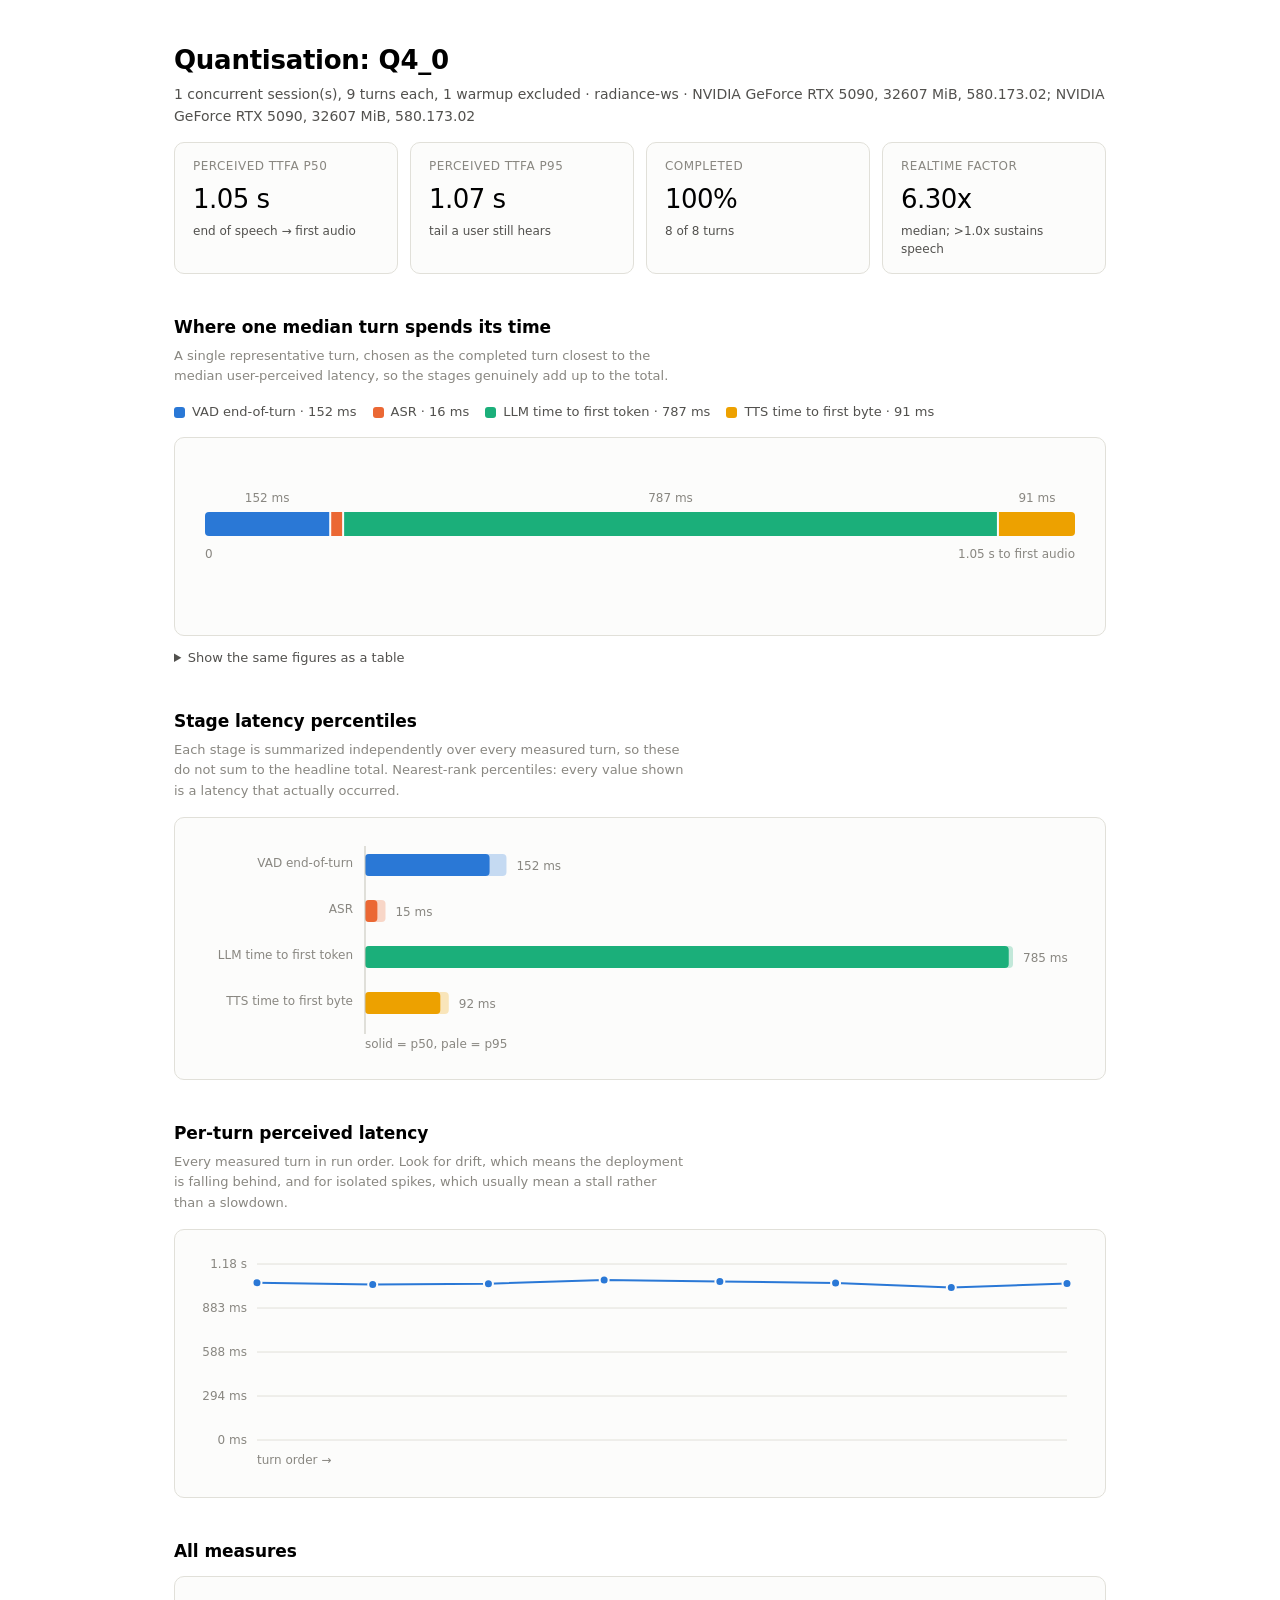
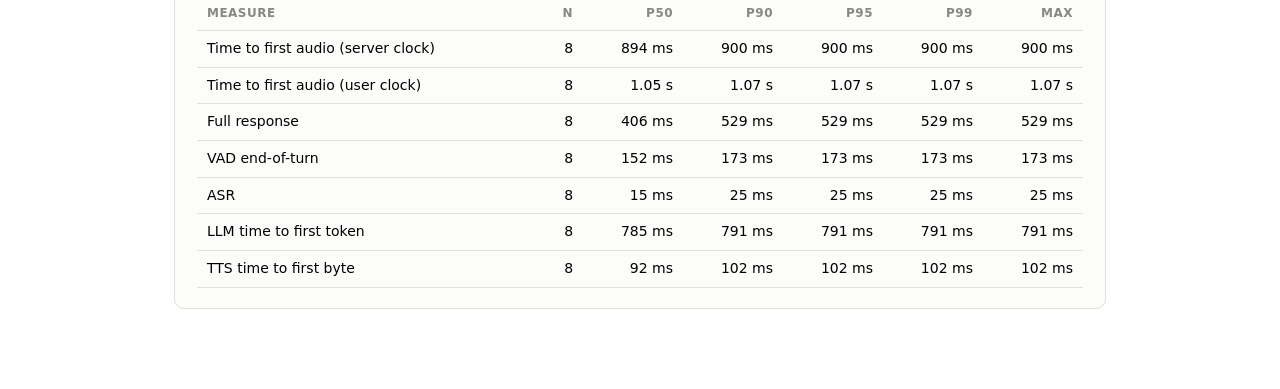
<file: results/published/quant-q4/probe-c1.html>
<!DOCTYPE html>
<html lang="en">
<head>
<meta charset="utf-8">
<meta name="viewport" content="width=device-width, initial-scale=1">
<title>Quantisation: Q4_0 — dead-air</title>
<style>
  .viz-root {
    color-scheme: light;
    --surface-1: #fcfcfb;
    --page: #f9f9f7;
    --text-primary: #0b0b0b;
    --text-secondary: #52514e;
    --text-muted: #898781;
    --grid: #e1e0d9;
    --baseline: #c3c2b7;
    --series-1: #2a78d6;
    --series-2: #eb6834;
    --series-3: #1baf7a;
    --series-4: #eda100;
  }
  @media (prefers-color-scheme: dark) {
    :root:where(:not([data-theme="light"])) .viz-root {
      color-scheme: dark;
      --surface-1: #1a1a19;
      --page: #0d0d0d;
      --text-primary: #ffffff;
      --text-secondary: #c3c2b7;
      --text-muted: #898781;
      --grid: #2c2c2a;
      --baseline: #383835;
      --series-1: #3987e5;
      --series-2: #d95926;
      --series-3: #199e70;
      --series-4: #c98500;
    }
  }
  * { box-sizing: border-box; }
  body {
    margin: 0;
    background: var(--page);
    color: var(--text-primary);
    font: 15px/1.55 ui-sans-serif, system-ui, -apple-system, "Segoe UI", Roboto, sans-serif;
  }
  .wrap { max-width: 980px; margin: 0 auto; padding: 40px 24px 80px; }
  h1 { font-size: 26px; margin: 0 0 4px; letter-spacing: -0.01em; }
  h2 { font-size: 17px; margin: 40px 0 6px; letter-spacing: -0.005em; }
  .sub { color: var(--text-secondary); margin: 0 0 8px; font-size: 14px; }
  .note { color: var(--text-muted); font-size: 13px; margin: 0 0 16px; max-width: 62ch; }
  .card {
    background: var(--surface-1);
    border: 1px solid var(--grid);
    border-radius: 10px;
    padding: 20px 22px;
    margin-top: 12px;
  }
  .tiles { display: flex; flex-wrap: wrap; gap: 12px; margin-top: 14px; }
  .tile {
    background: var(--surface-1);
    border: 1px solid var(--grid);
    border-radius: 10px;
    padding: 14px 18px;
    min-width: 150px;
    flex: 1 1 150px;
  }
  .tile .k { font-size: 12px; color: var(--text-muted); text-transform: uppercase; letter-spacing: 0.04em; }
  .tile .v { font-size: 26px; font-variant-numeric: tabular-nums; margin-top: 4px; letter-spacing: -0.02em; }
  .tile .d { font-size: 12px; color: var(--text-secondary); margin-top: 2px; }
  table { border-collapse: collapse; width: 100%; font-size: 14px; }
  th, td { text-align: right; padding: 7px 10px; border-bottom: 1px solid var(--grid); }
  th:first-child, td:first-child { text-align: left; }
  th { color: var(--text-muted); font-weight: 600; font-size: 12px; text-transform: uppercase; letter-spacing: 0.04em; }
  td { font-variant-numeric: tabular-nums; }
  .legend { display: flex; flex-wrap: wrap; gap: 16px; margin: 4px 0 14px; font-size: 13px; color: var(--text-secondary); }
  .legend span { display: inline-flex; align-items: center; gap: 7px; }
  .swatch { width: 11px; height: 11px; border-radius: 3px; display: inline-block; }
  .tip {
    position: fixed; pointer-events: none; opacity: 0; transition: opacity .1s;
    background: var(--surface-1); color: var(--text-primary);
    border: 1px solid var(--baseline); border-radius: 7px;
    padding: 7px 10px; font-size: 12.5px; box-shadow: 0 4px 14px rgba(0,0,0,.14);
    font-variant-numeric: tabular-nums; z-index: 40; max-width: 260px;
  }
  svg text { font: 12px ui-sans-serif, system-ui, sans-serif; }
  .axis { fill: var(--text-muted); }
  .mark { cursor: default; }
  details { margin-top: 12px; }
  summary { cursor: pointer; color: var(--text-secondary); font-size: 13px; }
  code { font-family: ui-monospace, SFMono-Regular, Menlo, monospace; font-size: 12.5px; }
</style>
</head>
<body>
<div class="viz-root wrap">
  <h1 id="title"></h1>
  <p class="sub" id="subtitle"></p>
  <div class="tiles" id="tiles"></div>

  <h2>Where one median turn spends its time</h2>
  <p class="note">A single representative turn, chosen as the completed turn closest to the
  median user-perceived latency, so the stages genuinely add up to the total.</p>
  <div class="legend" id="budget-legend"></div>
  <div class="card"><div id="budget"></div></div>
  <details>
    <summary>Show the same figures as a table</summary>
    <div class="card"><table id="budget-table"></table></div>
  </details>

  <h2>Stage latency percentiles</h2>
  <p class="note">Each stage is summarized independently over every measured turn, so these
  do not sum to the headline total. Nearest-rank percentiles: every value shown is a
  latency that actually occurred.</p>
  <div class="card"><div id="stages"></div></div>

  <h2>Per-turn perceived latency</h2>
  <p class="note">Every measured turn in run order. Look for drift, which means the
  deployment is falling behind, and for isolated spikes, which usually mean a stall
  rather than a slowdown.</p>
  <div class="card"><div id="turns"></div></div>

  <h2>All measures</h2>
  <div class="card"><table id="table"></table></div>
</div>
<div class="tip" id="tip"></div>
<script id="payload" type="application/json">{"spec":{"name":"Quantisation: Q4_0","concurrency":1,"turns":9,"warmup_turns":1,"interval_s":0.0,"barge_in_after_s":null,"faults":[],"notes":"Identical to the Q8_0 run except the LLM is gemma-4-E4B-it Q4_0."},"environment":{"host":"radiance-ws","platform":"Linux-7.0.0-30-generic-x86_64-with-glibc2.39","python":"3.11.15","gpus":["NVIDIA GeForce RTX 5090, 32607 MiB, 580.173.02","NVIDIA GeForce RTX 5090, 32607 MiB, 580.173.02"]},"stats":{"total_turns":8,"completed_turns":8,"failed_turns":0,"timed_out_turns":0,"cancelled_turns":0,"completion_rate":1.0,"error_counts":{},"stages":[{"name":"vad_eou_lag","label":"VAD end-of-turn","unit":"ms","count":8,"mean":154.4,"min":135.8,"max":172.6,"percentiles":{"50":152.0,"90":172.6,"95":172.6,"99":172.6}},{"name":"asr","label":"ASR","unit":"ms","count":8,"mean":16.1,"min":12.2,"max":25.0,"percentiles":{"50":15.1,"90":25.0,"95":25.0,"99":25.0}},{"name":"llm_ttft","label":"LLM time to first token","unit":"ms","count":8,"mean":785.4,"min":776.9,"max":790.6,"percentiles":{"50":785.4,"90":790.6,"95":790.6,"99":790.6}},{"name":"tts_ttfb","label":"TTS time to first byte","unit":"ms","count":8,"mean":91.9,"min":82.6,"max":102.2,"percentiles":{"50":91.9,"90":102.2,"95":102.2,"99":102.2}}],"headline":[{"name":"ttfa","label":"Time to first audio (server clock)","unit":"ms","count":8,"mean":893.4,"min":884.7,"max":899.8,"percentiles":{"50":894.3,"90":899.8,"95":899.8,"99":899.8}},{"name":"perceived_ttfa","label":"Time to first audio (user clock)","unit":"ms","count":8,"mean":1047.8,"min":1020.5,"max":1069.9,"percentiles":{"50":1046.0,"90":1069.9,"95":1069.9,"99":1069.9}},{"name":"response_total","label":"Full response","unit":"ms","count":8,"mean":430.9,"min":332.7,"max":529.3,"percentiles":{"50":405.6,"90":529.3,"95":529.3,"99":529.3}}],"realtime_factor":{"name":"realtime_factor","label":"Realtime factor","unit":"x","count":8,"mean":6.3,"min":6.0,"max":6.4,"percentiles":{"50":6.3,"90":6.4,"95":6.4,"99":6.4}}},"budget":[{"name":"vad_eou_lag","label":"VAD end-of-turn","ms":151.74621203914285,"share":0.14506992203219932},{"name":"asr","label":"ASR","ms":15.533515019342303,"share":0.014850095975777702},{"name":"llm_ttft","label":"LLM time to first token","ms":787.2829909902066,"share":0.7526453582298666},{"name":"tts_ttfb","label":"TTS time to first byte","ms":91.45846893079579,"share":0.08743462376215644}],"series_light":["#2a78d6","#eb6834","#1baf7a","#eda100"],"series_dark":["#3987e5","#d95926","#199e70","#c98500"],"turns":[{"session_id":"session_8d256fc35ed34612b4c19ffd4492bc5a","turn_index":1,"response_id":"resp_aceca82fb36347f78a165bb3bc422b12","status":"completed","prompt":"At what temperature does water boil at sea level?","transcript":"At what temperature does water boil at sea level?","response_text":"Water boils at 100 degrees Celsius at sea level.","audio_bytes":120832,"audio_duration_ms":2517.33,"errors":[],"latency_ms":{"vad_eou_lag":151.9841430708766,"asr":12.186774984002113,"llm_ttft":785.4457190260291,"tts_ttfb":102.17286506667733,"ttfa":899.8053590767086,"perceived_ttfa":1051.7895021475852,"response_total":499.3127519264817,"barge_in":null},"realtime_factor":6.346208790220217},{"session_id":"session_8d256fc35ed34612b4c19ffd4492bc5a","turn_index":2,"response_id":"resp_19c6949e24654af0b3ee0fcf7a03b96f","status":"completed","prompt":"How many planets are in the solar system?","transcript":"How many planets are in the solar system?","response_text":"There are eight planets in our solar system.","audio_bytes":71680,"audio_duration_ms":1493.33,"errors":[],"latency_ms":{"vad_eou_lag":154.11975607275963,"asr":13.345971005037427,"llm_ttft":789.4546980969608,"tts_ttfb":82.5851468835026,"ttfa":885.3858159855008,"perceived_ttfa":1039.5055720582604,"response_total":332.69205200485885,"barge_in":null},"realtime_factor":5.983835656498808},{"session_id":"session_8d256fc35ed34612b4c19ffd4492bc5a","turn_index":3,"response_id":"resp_57915074aff844e7a56d498b6b765e93","status":"completed","prompt":"What is the tallest mountain in the world?","transcript":"What is the tallest mountain in the world?","response_text":"Mount Everest is the tallest mountain in the world.","audio_bytes":110592,"audio_duration_ms":2304.0,"errors":[],"latency_ms":{"vad_eou_lag":147.38373598083854,"asr":25.035301921889186,"llm_ttft":780.8664562180638,"tts_ttfb":91.44530189223588,"ttfa":897.3470600321889,"perceived_ttfa":1044.7307960130274,"response_total":456.4555671531707,"barge_in":null},"realtime_factor":6.31912069824445},{"session_id":"session_8d256fc35ed34612b4c19ffd4492bc5a","turn_index":4,"response_id":"resp_b1216d6868d94d4da1ad2dd2fa286e2e","status":"completed","prompt":"Which ocean is the largest?","transcript":"Which ocean is the largest?","response_text":"The Pacific Ocean is the largest ocean.","audio_bytes":79872,"audio_duration_ms":1664.0,"errors":[],"latency_ms":{"vad_eou_lag":172.59734496474266,"asr":14.569845981895924,"llm_ttft":790.6210760120302,"tts_ttfb":92.07764407619834,"ttfa":897.2685660701245,"perceived_ttfa":1069.8659110348672,"response_total":354.7080650459975,"barge_in":null},"realtime_factor":6.350758221634148},{"session_id":"session_8d256fc35ed34612b4c19ffd4492bc5a","turn_index":5,"response_id":"resp_ca2ae4c899b841cd858840b8ef10a2b9","status":"completed","prompt":"Roughly how fast does light travel?","transcript":"Roughly how fast does light travel?","response_text":"Light travels at approximately 300,000 kilometers per second.","audio_bytes":131072,"audio_duration_ms":2730.67,"errors":[],"latency_ms":{"vad_eou_lag":169.19414489530027,"asr":15.118650160729885,"llm_ttft":784.3386358581483,"tts_ttfb":91.95657493546605,"ttfa":891.4138609543443,"perceived_ttfa":1060.6080058496445,"response_total":529.325274983421,"barge_in":null},"realtime_factor":6.250774582252005},{"session_id":"session_8d256fc35ed34612b4c19ffd4492bc5a","turn_index":6,"response_id":"resp_562a95f686a24a0cb28ab6d5fb41564e","status":"completed","prompt":"In what year did humans first land on the moon?","transcript":"In what year did humans first land on the moon?","response_text":"Humans first landed on the moon in 1969.","audio_bytes":95232,"audio_duration_ms":1984.0,"errors":[],"latency_ms":{"vad_eou_lag":152.48246304690838,"asr":17.170745879411697,"llm_ttft":788.0833591334522,"tts_ttfb":91.93191397935152,"ttfa":897.1860189922154,"perceived_ttfa":1049.6684820391238,"response_total":405.59981600381434,"barge_in":null},"realtime_factor":6.3318671721195585},{"session_id":"session_8d256fc35ed34612b4c19ffd4492bc5a","turn_index":7,"response_id":"resp_79035b255554431dbf27eed596e70d33","status":"completed","prompt":"What do bees make besides honey?","transcript":"What do bees make besides honey?","response_text":"Bees also make beeswax and propolis.","audio_bytes":92160,"audio_duration_ms":1920.0,"errors":[],"latency_ms":{"vad_eou_lag":135.78784093260765,"asr":15.903300140053034,"llm_ttft":776.8851078581065,"tts_ttfb":91.90099500119686,"ttfa":884.6894029993564,"perceived_ttfa":1020.477243931964,"response_total":403.7972460500896,"barge_in":null},"realtime_factor":6.165218669823847},{"session_id":"session_8d256fc35ed34612b4c19ffd4492bc5a","turn_index":8,"response_id":"resp_5e244f333140413483d5e748a85164c0","status":"completed","prompt":"How many degrees are in a triangle?","transcript":"How many degrees are in a triangle?","response_text":"There are always 180 degrees in a triangle.","audio_bytes":112640,"audio_duration_ms":2346.67,"errors":[],"latency_ms":{"vad_eou_lag":151.74621203914285,"asr":15.533515019342303,"llm_ttft":787.2829909902066,"tts_ttfb":91.45846893079579,"ttfa":894.2749749403447,"perceived_ttfa":1046.0211869794875,"response_total":465.6213659327477,"barge_in":null},"realtime_factor":6.281162243678998}]}</script>
<script>
(function () {
  const D = JSON.parse(document.getElementById("payload").textContent);
  const tip = document.getElementById("tip");
  const NS = "http://www.w3.org/2000/svg";
  const css = (name) => getComputedStyle(document.querySelector(".viz-root")).getPropertyValue(name).trim();
  const SERIES = () => [css("--series-1"), css("--series-2"), css("--series-3"), css("--series-4")];

  const fmt = (v, unit) => {
    if (v === null || v === undefined || !isFinite(v)) return "—";
    if (unit === "x") return v.toFixed(2) + "x";
    return v >= 1000 ? (v / 1000).toFixed(2) + " s" : Math.round(v) + " ms";
  };

  function el(name, attrs, text) {
    const node = document.createElementNS(NS, name);
    for (const k in attrs) node.setAttribute(k, attrs[k]);
    if (text !== undefined) node.textContent = text;
    return node;
  }

  function hover(node, htmlText) {
    node.addEventListener("mousemove", (e) => {
      tip.innerHTML = htmlText;
      tip.style.opacity = "1";
      const pad = 14;
      let x = e.clientX + pad, y = e.clientY + pad;
      const r = tip.getBoundingClientRect();
      if (x + r.width > window.innerWidth - 8) x = e.clientX - r.width - pad;
      if (y + r.height > window.innerHeight - 8) y = e.clientY - r.height - pad;
      tip.style.left = x + "px";
      tip.style.top = y + "px";
    });
    node.addEventListener("mouseleave", () => { tip.style.opacity = "0"; });
  }

  // ── Header ─────────────────────────────────────────────────────────
  document.getElementById("title").textContent = D.spec.name;
  const gpus = (D.environment.gpus || []).join("; ");
  document.getElementById("subtitle").textContent =
    D.spec.concurrency + " concurrent session(s), " + D.spec.turns + " turns each, " +
    D.spec.warmup_turns + " warmup excluded · " + (D.environment.host || "") +
    (gpus ? " · " + gpus : "");

  const byName = {};
  (D.stats.headline || []).concat(D.stats.stages || []).forEach(d => byName[d.name] = d);

  const tiles = [
    ["Perceived TTFA p50", byName.perceived_ttfa ? fmt(byName.perceived_ttfa.percentiles["50"]) : "—", "end of speech → first audio"],
    ["Perceived TTFA p95", byName.perceived_ttfa ? fmt(byName.perceived_ttfa.percentiles["95"]) : "—", "tail a user still hears"],
    ["Completed", (D.stats.completion_rate * 100).toFixed(0) + "%", D.stats.completed_turns + " of " + D.stats.total_turns + " turns"],
    ["Realtime factor", D.stats.realtime_factor ? fmt(D.stats.realtime_factor.percentiles["50"], "x") : "—", "median; >1.0x sustains speech"],
  ];
  document.getElementById("tiles").innerHTML = tiles.map(
    t => '<div class="tile"><div class="k">' + t[0] + '</div><div class="v">' + t[1] + '</div><div class="d">' + t[2] + '</div></div>'
  ).join("");

  // ── Budget: one stacked horizontal bar, direct-labelled ────────────
  function drawBudget() {
    const host = document.getElementById("budget");
    host.innerHTML = "";
    const data = D.budget || [];
    if (!data.length) { host.innerHTML = '<p class="note">No completed turn to decompose.</p>'; return; }
    const colors = SERIES();
    const W = host.clientWidth || 880, H = 150;
    const L = 8, R = 8, barY = 54, barH = 24, GAP = 2;
    const total = data.reduce((a, b) => a + b.ms, 0);
    const scale = (W - L - R) / total;

    const svg = el("svg", { width: "100%", height: H, viewBox: "0 0 " + W + " " + H });
    let x = L;
    data.forEach((d, i) => {
      const raw = d.ms * scale;
      const w = Math.max(2, raw - (i < data.length - 1 ? GAP : 0));
      // 4px rounded outer ends, square where segments meet.
      const first = i === 0, last = i === data.length - 1;
      const r = 4;
      const path = first || last
        ? roundedSide(x, barY, w, barH, r, first, last)
        : rectPath(x, barY, w, barH);
      const mark = el("path", { d: path, fill: colors[i % 4], class: "mark" });
      hover(mark, "<b>" + d.label + "</b><br>" + fmt(d.ms) + " · " + Math.round(d.share * 100) + "% of " + fmt(total));
      svg.appendChild(mark);

      if (raw > 46) {
        svg.appendChild(el("text", {
          x: x + w / 2, y: barY - 10, "text-anchor": "middle", class: "axis"
        }, fmt(d.ms)));
      }
      x += raw;
    });
    svg.appendChild(el("text", { x: L, y: barY + barH + 22, class: "axis" }, "0"));
    svg.appendChild(el("text", { x: W - R, y: barY + barH + 22, "text-anchor": "end", class: "axis" },
      fmt(total) + " to first audio"));
    host.appendChild(svg);

    document.getElementById("budget-legend").innerHTML = data.map(
      (d, i) => '<span><i class="swatch" style="background:' + colors[i % 4] + '"></i>' + d.label + " · " + fmt(d.ms) + "</span>"
    ).join("");

    document.getElementById("budget-table").innerHTML =
      "<tr><th>Stage</th><th>Time</th><th>Share</th></tr>" +
      data.map(d => "<tr><td>" + d.label + "</td><td>" + fmt(d.ms) + "</td><td>" + Math.round(d.share * 100) + "%</td></tr>").join("") +
      "<tr><td><b>Total</b></td><td><b>" + fmt(total) + "</b></td><td></td></tr>";
  }

  function rectPath(x, y, w, h) {
    return "M" + x + "," + y + "h" + w + "v" + h + "h" + (-w) + "z";
  }
  function roundedSide(x, y, w, h, r, left, right) {
    r = Math.min(r, w / 2, h / 2);
    const rl = left ? r : 0, rr = right ? r : 0;
    return "M" + (x + rl) + "," + y +
      "h" + (w - rl - rr) +
      (rr ? "a" + rr + "," + rr + " 0 0 1 " + rr + "," + rr : "") +
      "v" + (h - 2 * rr) +
      (rr ? "a" + rr + "," + rr + " 0 0 1 " + (-rr) + "," + rr : "") +
      "h" + (-(w - rl - rr)) +
      (rl ? "a" + rl + "," + rl + " 0 0 1 " + (-rl) + "," + (-rl) : "") +
      "v" + (-(h - 2 * rl)) +
      (rl ? "a" + rl + "," + rl + " 0 0 1 " + rl + "," + (-rl) : "") + "z";
  }

  // ── Stage percentiles: grouped horizontal bars ─────────────────────
  function drawStages() {
    const host = document.getElementById("stages");
    host.innerHTML = "";
    const rows = D.stats.stages || [];
    if (!rows.length) { host.innerHTML = '<p class="note">No stage data.</p>'; return; }
    const colors = SERIES();
    const W = host.clientWidth || 880;
    const rowH = 46, L = 168, R = 70, H = rows.length * rowH + 30;
    const max = Math.max.apply(null, rows.map(r => r.percentiles["95"]));
    const scale = (W - L - R) / (max || 1);
    const svg = el("svg", { width: "100%", height: H, viewBox: "0 0 " + W + " " + H });

    rows.forEach((row, i) => {
      const y = i * rowH + 12;
      svg.appendChild(el("text", { x: L - 12, y: y + 17, "text-anchor": "end", class: "axis" }, row.label));
      const p50 = row.percentiles["50"] * scale;
      const p95 = row.percentiles["95"] * scale;
      // p95 sits behind p50 as a lighter extent; p50 is the solid mark.
      const back = el("path", { d: roundedSide(L, y + 4, Math.max(2, p95), 22, 4, true, true), fill: colors[i % 4], opacity: "0.26", class: "mark" });
      hover(back, "<b>" + row.label + " p95</b><br>" + fmt(row.percentiles["95"], row.unit));
      svg.appendChild(back);
      const front = el("path", { d: roundedSide(L, y + 4, Math.max(2, p50), 22, 4, true, true), fill: colors[i % 4], class: "mark" });
      hover(front, "<b>" + row.label + "</b><br>p50 " + fmt(row.percentiles["50"], row.unit) +
        "<br>p90 " + fmt(row.percentiles["90"], row.unit) +
        "<br>p95 " + fmt(row.percentiles["95"], row.unit) +
        "<br>n = " + row.count);
      svg.appendChild(front);
      svg.appendChild(el("text", { x: L + Math.max(p95, p50) + 10, y: y + 20, class: "axis" }, fmt(row.percentiles["50"], row.unit)));
    });
    svg.appendChild(el("line", { x1: L, y1: 8, x2: L, y2: H - 18, stroke: css("--baseline"), "stroke-width": "1" }));
    svg.appendChild(el("text", { x: L, y: H - 4, class: "axis" }, "solid = p50, pale = p95"));
    host.appendChild(svg);
  }

  // ── Per-turn line ──────────────────────────────────────────────────
  function drawTurns() {
    const host = document.getElementById("turns");
    host.innerHTML = "";
    const pts = (D.turns || []).map((t, i) => ({ i: i, v: t.latency_ms.perceived_ttfa, t: t }))
      .filter(p => p.v !== null && p.v !== undefined);
    if (pts.length < 2) { host.innerHTML = '<p class="note">Not enough completed turns to plot.</p>'; return; }
    const W = host.clientWidth || 880, H = 220, L = 60, R = 16, T = 14, B = 30;
    const max = Math.max.apply(null, pts.map(p => p.v)) * 1.1;
    const xs = (i) => L + (W - L - R) * (i / Math.max(1, pts.length - 1));
    const ys = (v) => T + (H - T - B) * (1 - v / max);
    const svg = el("svg", { width: "100%", height: H, viewBox: "0 0 " + W + " " + H });

    for (let g = 0; g <= 4; g++) {
      const v = max * g / 4, y = ys(v);
      svg.appendChild(el("line", { x1: L, y1: y, x2: W - R, y2: y, stroke: css("--grid"), "stroke-width": "1" }));
      svg.appendChild(el("text", { x: L - 10, y: y + 4, "text-anchor": "end", class: "axis" }, fmt(v)));
    }
    const d = pts.map((p, i) => (i ? "L" : "M") + xs(p.i) + "," + ys(p.v)).join("");
    svg.appendChild(el("path", { d: d, fill: "none", stroke: SERIES()[0], "stroke-width": "2", "stroke-linejoin": "round", "stroke-linecap": "round" }));
    pts.forEach(p => {
      const c = el("circle", { cx: xs(p.i), cy: ys(p.v), r: "4.5", fill: SERIES()[0], stroke: css("--surface-1"), "stroke-width": "2", class: "mark" });
      hover(c, "<b>Turn " + (p.i + 1) + "</b><br>perceived " + fmt(p.v) +
        "<br>ASR " + fmt(p.t.latency_ms.asr) +
        "<br>LLM " + fmt(p.t.latency_ms.llm_ttft) +
        "<br>TTS " + fmt(p.t.latency_ms.tts_ttfb));
      svg.appendChild(c);
    });
    svg.appendChild(el("text", { x: L, y: H - 6, class: "axis" }, "turn order →"));
    host.appendChild(svg);
  }

  // ── Table ──────────────────────────────────────────────────────────
  const all = (D.stats.headline || []).concat(D.stats.stages || []);
  document.getElementById("table").innerHTML =
    "<tr><th>Measure</th><th>n</th><th>p50</th><th>p90</th><th>p95</th><th>p99</th><th>max</th></tr>" +
    all.map(d => "<tr><td>" + d.label + "</td><td>" + d.count + "</td>" +
      ["50", "90", "95", "99"].map(q => "<td>" + fmt(d.percentiles[q], d.unit) + "</td>").join("") +
      "<td>" + fmt(d.max, d.unit) + "</td></tr>").join("");

  function drawAll() { drawBudget(); drawStages(); drawTurns(); }
  drawAll();
  let resizeTimer;
  window.addEventListener("resize", () => { clearTimeout(resizeTimer); resizeTimer = setTimeout(drawAll, 120); });
  if (window.matchMedia) {
    window.matchMedia("(prefers-color-scheme: dark)").addEventListener("change", drawAll);
  }
})();
</script>
</body>
</html>
</file>
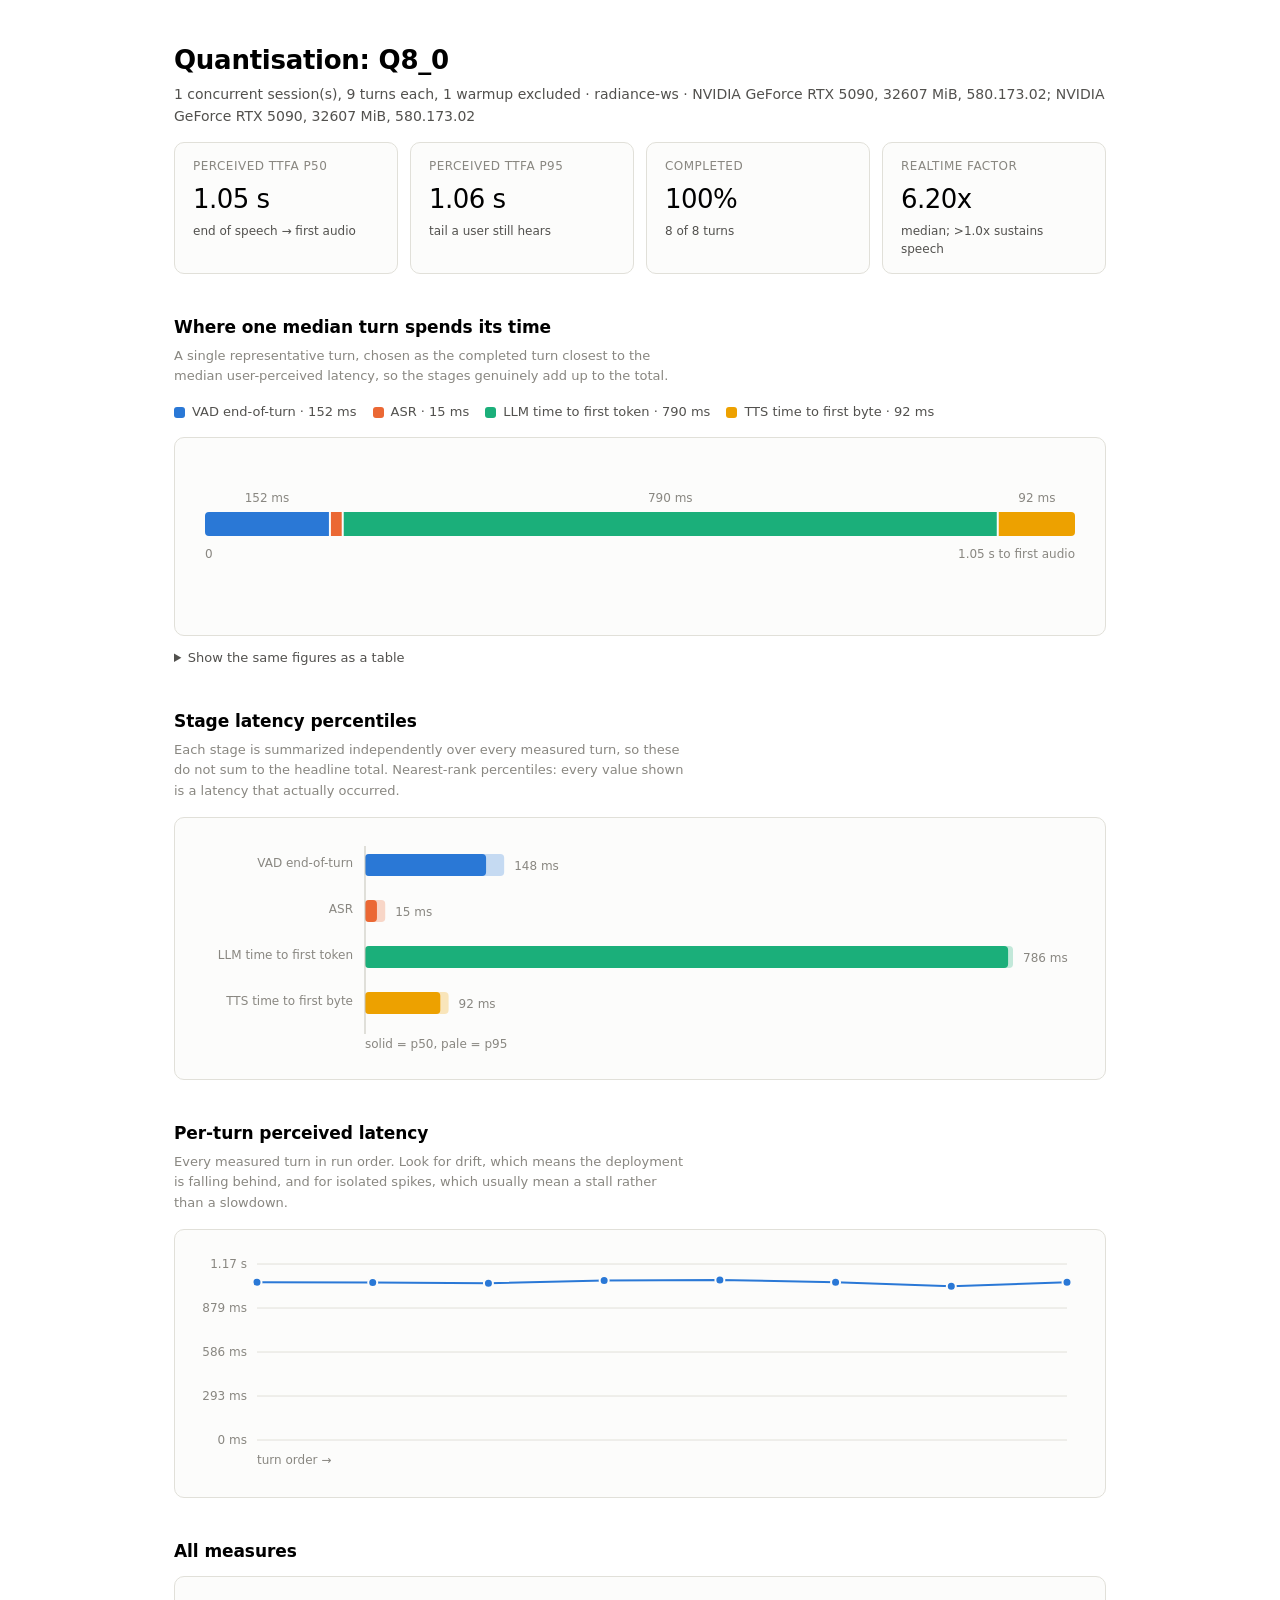
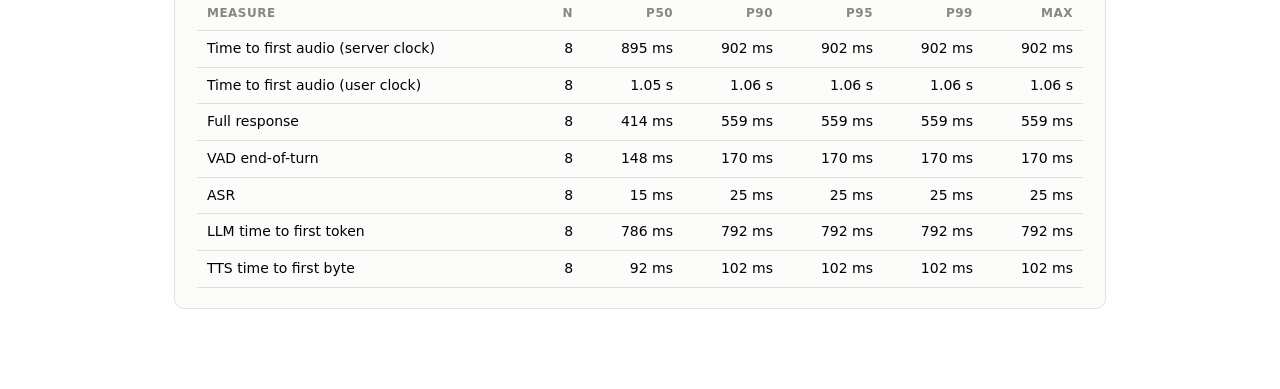
<file: results/published/quant-q8/probe-c1.html>
<!DOCTYPE html>
<html lang="en">
<head>
<meta charset="utf-8">
<meta name="viewport" content="width=device-width, initial-scale=1">
<title>Quantisation: Q8_0 — dead-air</title>
<style>
  .viz-root {
    color-scheme: light;
    --surface-1: #fcfcfb;
    --page: #f9f9f7;
    --text-primary: #0b0b0b;
    --text-secondary: #52514e;
    --text-muted: #898781;
    --grid: #e1e0d9;
    --baseline: #c3c2b7;
    --series-1: #2a78d6;
    --series-2: #eb6834;
    --series-3: #1baf7a;
    --series-4: #eda100;
  }
  @media (prefers-color-scheme: dark) {
    :root:where(:not([data-theme="light"])) .viz-root {
      color-scheme: dark;
      --surface-1: #1a1a19;
      --page: #0d0d0d;
      --text-primary: #ffffff;
      --text-secondary: #c3c2b7;
      --text-muted: #898781;
      --grid: #2c2c2a;
      --baseline: #383835;
      --series-1: #3987e5;
      --series-2: #d95926;
      --series-3: #199e70;
      --series-4: #c98500;
    }
  }
  * { box-sizing: border-box; }
  body {
    margin: 0;
    background: var(--page);
    color: var(--text-primary);
    font: 15px/1.55 ui-sans-serif, system-ui, -apple-system, "Segoe UI", Roboto, sans-serif;
  }
  .wrap { max-width: 980px; margin: 0 auto; padding: 40px 24px 80px; }
  h1 { font-size: 26px; margin: 0 0 4px; letter-spacing: -0.01em; }
  h2 { font-size: 17px; margin: 40px 0 6px; letter-spacing: -0.005em; }
  .sub { color: var(--text-secondary); margin: 0 0 8px; font-size: 14px; }
  .note { color: var(--text-muted); font-size: 13px; margin: 0 0 16px; max-width: 62ch; }
  .card {
    background: var(--surface-1);
    border: 1px solid var(--grid);
    border-radius: 10px;
    padding: 20px 22px;
    margin-top: 12px;
  }
  .tiles { display: flex; flex-wrap: wrap; gap: 12px; margin-top: 14px; }
  .tile {
    background: var(--surface-1);
    border: 1px solid var(--grid);
    border-radius: 10px;
    padding: 14px 18px;
    min-width: 150px;
    flex: 1 1 150px;
  }
  .tile .k { font-size: 12px; color: var(--text-muted); text-transform: uppercase; letter-spacing: 0.04em; }
  .tile .v { font-size: 26px; font-variant-numeric: tabular-nums; margin-top: 4px; letter-spacing: -0.02em; }
  .tile .d { font-size: 12px; color: var(--text-secondary); margin-top: 2px; }
  table { border-collapse: collapse; width: 100%; font-size: 14px; }
  th, td { text-align: right; padding: 7px 10px; border-bottom: 1px solid var(--grid); }
  th:first-child, td:first-child { text-align: left; }
  th { color: var(--text-muted); font-weight: 600; font-size: 12px; text-transform: uppercase; letter-spacing: 0.04em; }
  td { font-variant-numeric: tabular-nums; }
  .legend { display: flex; flex-wrap: wrap; gap: 16px; margin: 4px 0 14px; font-size: 13px; color: var(--text-secondary); }
  .legend span { display: inline-flex; align-items: center; gap: 7px; }
  .swatch { width: 11px; height: 11px; border-radius: 3px; display: inline-block; }
  .tip {
    position: fixed; pointer-events: none; opacity: 0; transition: opacity .1s;
    background: var(--surface-1); color: var(--text-primary);
    border: 1px solid var(--baseline); border-radius: 7px;
    padding: 7px 10px; font-size: 12.5px; box-shadow: 0 4px 14px rgba(0,0,0,.14);
    font-variant-numeric: tabular-nums; z-index: 40; max-width: 260px;
  }
  svg text { font: 12px ui-sans-serif, system-ui, sans-serif; }
  .axis { fill: var(--text-muted); }
  .mark { cursor: default; }
  details { margin-top: 12px; }
  summary { cursor: pointer; color: var(--text-secondary); font-size: 13px; }
  code { font-family: ui-monospace, SFMono-Regular, Menlo, monospace; font-size: 12.5px; }
</style>
</head>
<body>
<div class="viz-root wrap">
  <h1 id="title"></h1>
  <p class="sub" id="subtitle"></p>
  <div class="tiles" id="tiles"></div>

  <h2>Where one median turn spends its time</h2>
  <p class="note">A single representative turn, chosen as the completed turn closest to the
  median user-perceived latency, so the stages genuinely add up to the total.</p>
  <div class="legend" id="budget-legend"></div>
  <div class="card"><div id="budget"></div></div>
  <details>
    <summary>Show the same figures as a table</summary>
    <div class="card"><table id="budget-table"></table></div>
  </details>

  <h2>Stage latency percentiles</h2>
  <p class="note">Each stage is summarized independently over every measured turn, so these
  do not sum to the headline total. Nearest-rank percentiles: every value shown is a
  latency that actually occurred.</p>
  <div class="card"><div id="stages"></div></div>

  <h2>Per-turn perceived latency</h2>
  <p class="note">Every measured turn in run order. Look for drift, which means the
  deployment is falling behind, and for isolated spikes, which usually mean a stall
  rather than a slowdown.</p>
  <div class="card"><div id="turns"></div></div>

  <h2>All measures</h2>
  <div class="card"><table id="table"></table></div>
</div>
<div class="tip" id="tip"></div>
<script id="payload" type="application/json">{"spec":{"name":"Quantisation: Q8_0","concurrency":1,"turns":9,"warmup_turns":1,"interval_s":0.0,"barge_in_after_s":null,"faults":[],"notes":"Identical to baseline except the LLM is gemma-4-E4B-it Q8_0 instead of Q4_0."},"environment":{"host":"radiance-ws","platform":"Linux-7.0.0-30-generic-x86_64-with-glibc2.39","python":"3.11.15","gpus":["NVIDIA GeForce RTX 5090, 32607 MiB, 580.173.02","NVIDIA GeForce RTX 5090, 32607 MiB, 580.173.02"]},"stats":{"total_turns":8,"completed_turns":8,"failed_turns":0,"timed_out_turns":0,"cancelled_turns":0,"completion_rate":1.0,"error_counts":{},"stages":[{"name":"vad_eou_lag","label":"VAD end-of-turn","unit":"ms","count":8,"mean":152.7,"min":134.0,"max":170.0,"percentiles":{"50":147.9,"90":170.0,"95":170.0,"99":170.0}},{"name":"asr","label":"ASR","unit":"ms","count":8,"mean":15.4,"min":10.4,"max":24.7,"percentiles":{"50":14.6,"90":24.7,"95":24.7,"99":24.7}},{"name":"llm_ttft","label":"LLM time to first token","unit":"ms","count":8,"mean":786.6,"min":779.9,"max":791.6,"percentiles":{"50":785.6,"90":791.6,"95":791.6,"99":791.6}},{"name":"tts_ttfb","label":"TTS time to first byte","unit":"ms","count":8,"mean":94.5,"min":91.3,"max":102.1,"percentiles":{"50":92.0,"90":102.1,"95":102.1,"99":102.1}}],"headline":[{"name":"ttfa","label":"Time to first audio (server clock)","unit":"ms","count":8,"mean":896.4,"min":890.1,"max":902.4,"percentiles":{"50":894.9,"90":902.4,"95":902.4,"99":902.4}},{"name":"perceived_ttfa","label":"Time to first audio (user clock)","unit":"ms","count":8,"mean":1049.1,"min":1024.1,"max":1064.9,"percentiles":{"50":1049.7,"90":1064.9,"95":1064.9,"99":1064.9}},{"name":"response_total","label":"Full response","unit":"ms","count":8,"mean":443.9,"min":352.3,"max":559.4,"percentiles":{"50":413.5,"90":559.4,"95":559.4,"99":559.4}}],"realtime_factor":{"name":"realtime_factor","label":"Realtime factor","unit":"x","count":8,"mean":6.2,"min":6.0,"max":6.6,"percentiles":{"50":6.2,"90":6.6,"95":6.6,"99":6.6}}},"budget":[{"name":"vad_eou_lag","label":"VAD end-of-turn","ms":151.93934203125536,"share":0.14474602364654549},{"name":"asr","label":"ASR","ms":15.438925940543413,"share":0.01470799537099126},{"name":"llm_ttft","label":"LLM time to first token","ms":790.3314481955022,"share":0.7529145049580516},{"name":"tts_ttfb","label":"TTS time to first byte","ms":91.98642196133733,"share":0.08763147602441171}],"series_light":["#2a78d6","#eb6834","#1baf7a","#eda100"],"series_dark":["#3987e5","#d95926","#199e70","#c98500"],"turns":[{"session_id":"session_1f038f19ec9d4986bb7e7bba913b7e5f","turn_index":1,"response_id":"resp_1c5b272ceec042b5a50c5b0992aa57ce","status":"completed","prompt":"At what temperature does water boil at sea level?","transcript":"At what temperature does water boil at sea level?","response_text":"Water boils at one hundred degrees Celsius at sea level.","audio_bytes":102400,"audio_duration_ms":2133.33,"errors":[],"latency_ms":{"vad_eou_lag":155.85393900983036,"asr":12.790598906576633,"llm_ttft":779.9326630774885,"tts_ttfb":102.07497305236757,"ttfa":894.7982350364327,"perceived_ttfa":1050.652174046263,"response_total":447.45477801188827,"barge_in":null},"realtime_factor":6.186187228032613},{"session_id":"session_1f038f19ec9d4986bb7e7bba913b7e5f","turn_index":2,"response_id":"resp_cb38bd2b884e44f0866d7aaba731a098","status":"completed","prompt":"How many planets are in the solar system?","transcript":"How many planets are in the solar system?","response_text":"There are eight planets in our solar system.","audio_bytes":76800,"audio_duration_ms":1600.0,"errors":[],"latency_ms":{"vad_eou_lag":146.3188121560961,"asr":24.691297905519605,"llm_ttft":785.614627879113,"tts_ttfb":91.48868918418884,"ttfa":901.7946149688214,"perceived_ttfa":1048.1134271249175,"response_total":354.0268358774483,"barge_in":null},"realtime_factor":6.105667412494902},{"session_id":"session_1f038f19ec9d4986bb7e7bba913b7e5f","turn_index":3,"response_id":"resp_db7db835e780432cb482320327592c48","status":"completed","prompt":"What is the tallest mountain in the world?","transcript":"What is the tallest mountain in the world?","response_text":"The tallest mountain in the world is Mount Everest.","audio_bytes":95232,"audio_duration_ms":1984.0,"errors":[],"latency_ms":{"vad_eou_lag":147.46559597551823,"asr":13.423832133412361,"llm_ttft":791.4908858947456,"tts_ttfb":91.32950007915497,"ttfa":896.2442181073129,"perceived_ttfa":1043.7098140828311,"response_total":413.4894220624119,"barge_in":null},"realtime_factor":6.164967265135284},{"session_id":"session_1f038f19ec9d4986bb7e7bba913b7e5f","turn_index":4,"response_id":"resp_350ee900dd06448c82d384d5dd447217","status":"completed","prompt":"Which ocean is the largest?","transcript":"Which ocean is the largest?","response_text":"The Pacific Ocean is the largest ocean.","audio_bytes":74752,"audio_duration_ms":1557.33,"errors":[],"latency_ms":{"vad_eou_lag":168.40825998224318,"asr":10.418656980618834,"llm_ttft":791.6474321391433,"tts_ttfb":91.32961905561388,"ttfa":893.3957081753761,"perceived_ttfa":1061.8039681576192,"response_total":352.3150538094342,"barge_in":null},"realtime_factor":5.974901749943897},{"session_id":"session_1f038f19ec9d4986bb7e7bba913b7e5f","turn_index":5,"response_id":"resp_353404ad4ed940aca3f028e90d464f39","status":"completed","prompt":"Roughly how fast does light travel?","transcript":"Roughly how fast does light travel?","response_text":"Light travels at approximately three hundred thousand kilometers per second.","audio_bytes":138240,"audio_duration_ms":2880.0,"errors":[],"latency_ms":{"vad_eou_lag":169.95830996893346,"asr":14.623077120631933,"llm_ttft":787.3927259352058,"tts_ttfb":92.88682206533849,"ttfa":894.9026251211762,"perceived_ttfa":1064.8609350901097,"response_total":551.7947629559785,"barge_in":null},"realtime_factor":6.282359373183242},{"session_id":"session_1f038f19ec9d4986bb7e7bba913b7e5f","turn_index":6,"response_id":"resp_14fbf29486a947888eca3437c20be8cd","status":"completed","prompt":"In what year did humans first land on the moon?","transcript":"In what year did humans first land on the moon?","response_text":"Humans first landed on the moon in the year nineteen sixty nine.","audio_bytes":128000,"audio_duration_ms":2666.67,"errors":[],"latency_ms":{"vad_eou_lag":147.85670000128448,"asr":15.587636036798358,"llm_ttft":784.7011219710112,"tts_ttfb":102.1139828953892,"ttfa":902.4027409031987,"perceived_ttfa":1050.2594409044832,"response_total":506.926961010322,"barge_in":null},"realtime_factor":6.595563783953863},{"session_id":"session_1f038f19ec9d4986bb7e7bba913b7e5f","turn_index":7,"response_id":"resp_fc931a6607794e6cb8753882f24a5fc1","status":"completed","prompt":"What do bees make besides honey?","transcript":"What do bees make besides honey?","response_text":"Bees also make beeswax and pollen.","audio_bytes":79872,"audio_duration_ms":1664.0,"errors":[],"latency_ms":{"vad_eou_lag":133.9593140874058,"asr":15.862431842833757,"llm_ttft":781.629455043003,"tts_ttfb":92.64006395824254,"ttfa":890.1319508440793,"perceived_ttfa":1024.091264931485,"response_total":365.4534840025008,"barge_in":null},"realtime_factor":6.106167844775146},{"session_id":"session_1f038f19ec9d4986bb7e7bba913b7e5f","turn_index":8,"response_id":"resp_8b476fd6564a418aa1eedde8bfac973c","status":"completed","prompt":"How many degrees are in a triangle?","transcript":"How many degrees are in a triangle?","response_text":"The interior angles of any triangle add up to one hundred eighty degrees.","audio_bytes":143360,"audio_duration_ms":2986.67,"errors":[],"latency_ms":{"vad_eou_lag":151.93934203125536,"asr":15.438925940543413,"llm_ttft":790.3314481955022,"tts_ttfb":91.98642196133733,"ttfa":897.7567960973829,"perceived_ttfa":1049.6961381286383,"response_total":559.4122242182493,"barge_in":null},"realtime_factor":6.39373337625989}]}</script>
<script>
(function () {
  const D = JSON.parse(document.getElementById("payload").textContent);
  const tip = document.getElementById("tip");
  const NS = "http://www.w3.org/2000/svg";
  const css = (name) => getComputedStyle(document.querySelector(".viz-root")).getPropertyValue(name).trim();
  const SERIES = () => [css("--series-1"), css("--series-2"), css("--series-3"), css("--series-4")];

  const fmt = (v, unit) => {
    if (v === null || v === undefined || !isFinite(v)) return "—";
    if (unit === "x") return v.toFixed(2) + "x";
    return v >= 1000 ? (v / 1000).toFixed(2) + " s" : Math.round(v) + " ms";
  };

  function el(name, attrs, text) {
    const node = document.createElementNS(NS, name);
    for (const k in attrs) node.setAttribute(k, attrs[k]);
    if (text !== undefined) node.textContent = text;
    return node;
  }

  function hover(node, htmlText) {
    node.addEventListener("mousemove", (e) => {
      tip.innerHTML = htmlText;
      tip.style.opacity = "1";
      const pad = 14;
      let x = e.clientX + pad, y = e.clientY + pad;
      const r = tip.getBoundingClientRect();
      if (x + r.width > window.innerWidth - 8) x = e.clientX - r.width - pad;
      if (y + r.height > window.innerHeight - 8) y = e.clientY - r.height - pad;
      tip.style.left = x + "px";
      tip.style.top = y + "px";
    });
    node.addEventListener("mouseleave", () => { tip.style.opacity = "0"; });
  }

  // ── Header ─────────────────────────────────────────────────────────
  document.getElementById("title").textContent = D.spec.name;
  const gpus = (D.environment.gpus || []).join("; ");
  document.getElementById("subtitle").textContent =
    D.spec.concurrency + " concurrent session(s), " + D.spec.turns + " turns each, " +
    D.spec.warmup_turns + " warmup excluded · " + (D.environment.host || "") +
    (gpus ? " · " + gpus : "");

  const byName = {};
  (D.stats.headline || []).concat(D.stats.stages || []).forEach(d => byName[d.name] = d);

  const tiles = [
    ["Perceived TTFA p50", byName.perceived_ttfa ? fmt(byName.perceived_ttfa.percentiles["50"]) : "—", "end of speech → first audio"],
    ["Perceived TTFA p95", byName.perceived_ttfa ? fmt(byName.perceived_ttfa.percentiles["95"]) : "—", "tail a user still hears"],
    ["Completed", (D.stats.completion_rate * 100).toFixed(0) + "%", D.stats.completed_turns + " of " + D.stats.total_turns + " turns"],
    ["Realtime factor", D.stats.realtime_factor ? fmt(D.stats.realtime_factor.percentiles["50"], "x") : "—", "median; >1.0x sustains speech"],
  ];
  document.getElementById("tiles").innerHTML = tiles.map(
    t => '<div class="tile"><div class="k">' + t[0] + '</div><div class="v">' + t[1] + '</div><div class="d">' + t[2] + '</div></div>'
  ).join("");

  // ── Budget: one stacked horizontal bar, direct-labelled ────────────
  function drawBudget() {
    const host = document.getElementById("budget");
    host.innerHTML = "";
    const data = D.budget || [];
    if (!data.length) { host.innerHTML = '<p class="note">No completed turn to decompose.</p>'; return; }
    const colors = SERIES();
    const W = host.clientWidth || 880, H = 150;
    const L = 8, R = 8, barY = 54, barH = 24, GAP = 2;
    const total = data.reduce((a, b) => a + b.ms, 0);
    const scale = (W - L - R) / total;

    const svg = el("svg", { width: "100%", height: H, viewBox: "0 0 " + W + " " + H });
    let x = L;
    data.forEach((d, i) => {
      const raw = d.ms * scale;
      const w = Math.max(2, raw - (i < data.length - 1 ? GAP : 0));
      // 4px rounded outer ends, square where segments meet.
      const first = i === 0, last = i === data.length - 1;
      const r = 4;
      const path = first || last
        ? roundedSide(x, barY, w, barH, r, first, last)
        : rectPath(x, barY, w, barH);
      const mark = el("path", { d: path, fill: colors[i % 4], class: "mark" });
      hover(mark, "<b>" + d.label + "</b><br>" + fmt(d.ms) + " · " + Math.round(d.share * 100) + "% of " + fmt(total));
      svg.appendChild(mark);

      if (raw > 46) {
        svg.appendChild(el("text", {
          x: x + w / 2, y: barY - 10, "text-anchor": "middle", class: "axis"
        }, fmt(d.ms)));
      }
      x += raw;
    });
    svg.appendChild(el("text", { x: L, y: barY + barH + 22, class: "axis" }, "0"));
    svg.appendChild(el("text", { x: W - R, y: barY + barH + 22, "text-anchor": "end", class: "axis" },
      fmt(total) + " to first audio"));
    host.appendChild(svg);

    document.getElementById("budget-legend").innerHTML = data.map(
      (d, i) => '<span><i class="swatch" style="background:' + colors[i % 4] + '"></i>' + d.label + " · " + fmt(d.ms) + "</span>"
    ).join("");

    document.getElementById("budget-table").innerHTML =
      "<tr><th>Stage</th><th>Time</th><th>Share</th></tr>" +
      data.map(d => "<tr><td>" + d.label + "</td><td>" + fmt(d.ms) + "</td><td>" + Math.round(d.share * 100) + "%</td></tr>").join("") +
      "<tr><td><b>Total</b></td><td><b>" + fmt(total) + "</b></td><td></td></tr>";
  }

  function rectPath(x, y, w, h) {
    return "M" + x + "," + y + "h" + w + "v" + h + "h" + (-w) + "z";
  }
  function roundedSide(x, y, w, h, r, left, right) {
    r = Math.min(r, w / 2, h / 2);
    const rl = left ? r : 0, rr = right ? r : 0;
    return "M" + (x + rl) + "," + y +
      "h" + (w - rl - rr) +
      (rr ? "a" + rr + "," + rr + " 0 0 1 " + rr + "," + rr : "") +
      "v" + (h - 2 * rr) +
      (rr ? "a" + rr + "," + rr + " 0 0 1 " + (-rr) + "," + rr : "") +
      "h" + (-(w - rl - rr)) +
      (rl ? "a" + rl + "," + rl + " 0 0 1 " + (-rl) + "," + (-rl) : "") +
      "v" + (-(h - 2 * rl)) +
      (rl ? "a" + rl + "," + rl + " 0 0 1 " + rl + "," + (-rl) : "") + "z";
  }

  // ── Stage percentiles: grouped horizontal bars ─────────────────────
  function drawStages() {
    const host = document.getElementById("stages");
    host.innerHTML = "";
    const rows = D.stats.stages || [];
    if (!rows.length) { host.innerHTML = '<p class="note">No stage data.</p>'; return; }
    const colors = SERIES();
    const W = host.clientWidth || 880;
    const rowH = 46, L = 168, R = 70, H = rows.length * rowH + 30;
    const max = Math.max.apply(null, rows.map(r => r.percentiles["95"]));
    const scale = (W - L - R) / (max || 1);
    const svg = el("svg", { width: "100%", height: H, viewBox: "0 0 " + W + " " + H });

    rows.forEach((row, i) => {
      const y = i * rowH + 12;
      svg.appendChild(el("text", { x: L - 12, y: y + 17, "text-anchor": "end", class: "axis" }, row.label));
      const p50 = row.percentiles["50"] * scale;
      const p95 = row.percentiles["95"] * scale;
      // p95 sits behind p50 as a lighter extent; p50 is the solid mark.
      const back = el("path", { d: roundedSide(L, y + 4, Math.max(2, p95), 22, 4, true, true), fill: colors[i % 4], opacity: "0.26", class: "mark" });
      hover(back, "<b>" + row.label + " p95</b><br>" + fmt(row.percentiles["95"], row.unit));
      svg.appendChild(back);
      const front = el("path", { d: roundedSide(L, y + 4, Math.max(2, p50), 22, 4, true, true), fill: colors[i % 4], class: "mark" });
      hover(front, "<b>" + row.label + "</b><br>p50 " + fmt(row.percentiles["50"], row.unit) +
        "<br>p90 " + fmt(row.percentiles["90"], row.unit) +
        "<br>p95 " + fmt(row.percentiles["95"], row.unit) +
        "<br>n = " + row.count);
      svg.appendChild(front);
      svg.appendChild(el("text", { x: L + Math.max(p95, p50) + 10, y: y + 20, class: "axis" }, fmt(row.percentiles["50"], row.unit)));
    });
    svg.appendChild(el("line", { x1: L, y1: 8, x2: L, y2: H - 18, stroke: css("--baseline"), "stroke-width": "1" }));
    svg.appendChild(el("text", { x: L, y: H - 4, class: "axis" }, "solid = p50, pale = p95"));
    host.appendChild(svg);
  }

  // ── Per-turn line ──────────────────────────────────────────────────
  function drawTurns() {
    const host = document.getElementById("turns");
    host.innerHTML = "";
    const pts = (D.turns || []).map((t, i) => ({ i: i, v: t.latency_ms.perceived_ttfa, t: t }))
      .filter(p => p.v !== null && p.v !== undefined);
    if (pts.length < 2) { host.innerHTML = '<p class="note">Not enough completed turns to plot.</p>'; return; }
    const W = host.clientWidth || 880, H = 220, L = 60, R = 16, T = 14, B = 30;
    const max = Math.max.apply(null, pts.map(p => p.v)) * 1.1;
    const xs = (i) => L + (W - L - R) * (i / Math.max(1, pts.length - 1));
    const ys = (v) => T + (H - T - B) * (1 - v / max);
    const svg = el("svg", { width: "100%", height: H, viewBox: "0 0 " + W + " " + H });

    for (let g = 0; g <= 4; g++) {
      const v = max * g / 4, y = ys(v);
      svg.appendChild(el("line", { x1: L, y1: y, x2: W - R, y2: y, stroke: css("--grid"), "stroke-width": "1" }));
      svg.appendChild(el("text", { x: L - 10, y: y + 4, "text-anchor": "end", class: "axis" }, fmt(v)));
    }
    const d = pts.map((p, i) => (i ? "L" : "M") + xs(p.i) + "," + ys(p.v)).join("");
    svg.appendChild(el("path", { d: d, fill: "none", stroke: SERIES()[0], "stroke-width": "2", "stroke-linejoin": "round", "stroke-linecap": "round" }));
    pts.forEach(p => {
      const c = el("circle", { cx: xs(p.i), cy: ys(p.v), r: "4.5", fill: SERIES()[0], stroke: css("--surface-1"), "stroke-width": "2", class: "mark" });
      hover(c, "<b>Turn " + (p.i + 1) + "</b><br>perceived " + fmt(p.v) +
        "<br>ASR " + fmt(p.t.latency_ms.asr) +
        "<br>LLM " + fmt(p.t.latency_ms.llm_ttft) +
        "<br>TTS " + fmt(p.t.latency_ms.tts_ttfb));
      svg.appendChild(c);
    });
    svg.appendChild(el("text", { x: L, y: H - 6, class: "axis" }, "turn order →"));
    host.appendChild(svg);
  }

  // ── Table ──────────────────────────────────────────────────────────
  const all = (D.stats.headline || []).concat(D.stats.stages || []);
  document.getElementById("table").innerHTML =
    "<tr><th>Measure</th><th>n</th><th>p50</th><th>p90</th><th>p95</th><th>p99</th><th>max</th></tr>" +
    all.map(d => "<tr><td>" + d.label + "</td><td>" + d.count + "</td>" +
      ["50", "90", "95", "99"].map(q => "<td>" + fmt(d.percentiles[q], d.unit) + "</td>").join("") +
      "<td>" + fmt(d.max, d.unit) + "</td></tr>").join("");

  function drawAll() { drawBudget(); drawStages(); drawTurns(); }
  drawAll();
  let resizeTimer;
  window.addEventListener("resize", () => { clearTimeout(resizeTimer); resizeTimer = setTimeout(drawAll, 120); });
  if (window.matchMedia) {
    window.matchMedia("(prefers-color-scheme: dark)").addEventListener("change", drawAll);
  }
})();
</script>
</body>
</html>
</file>
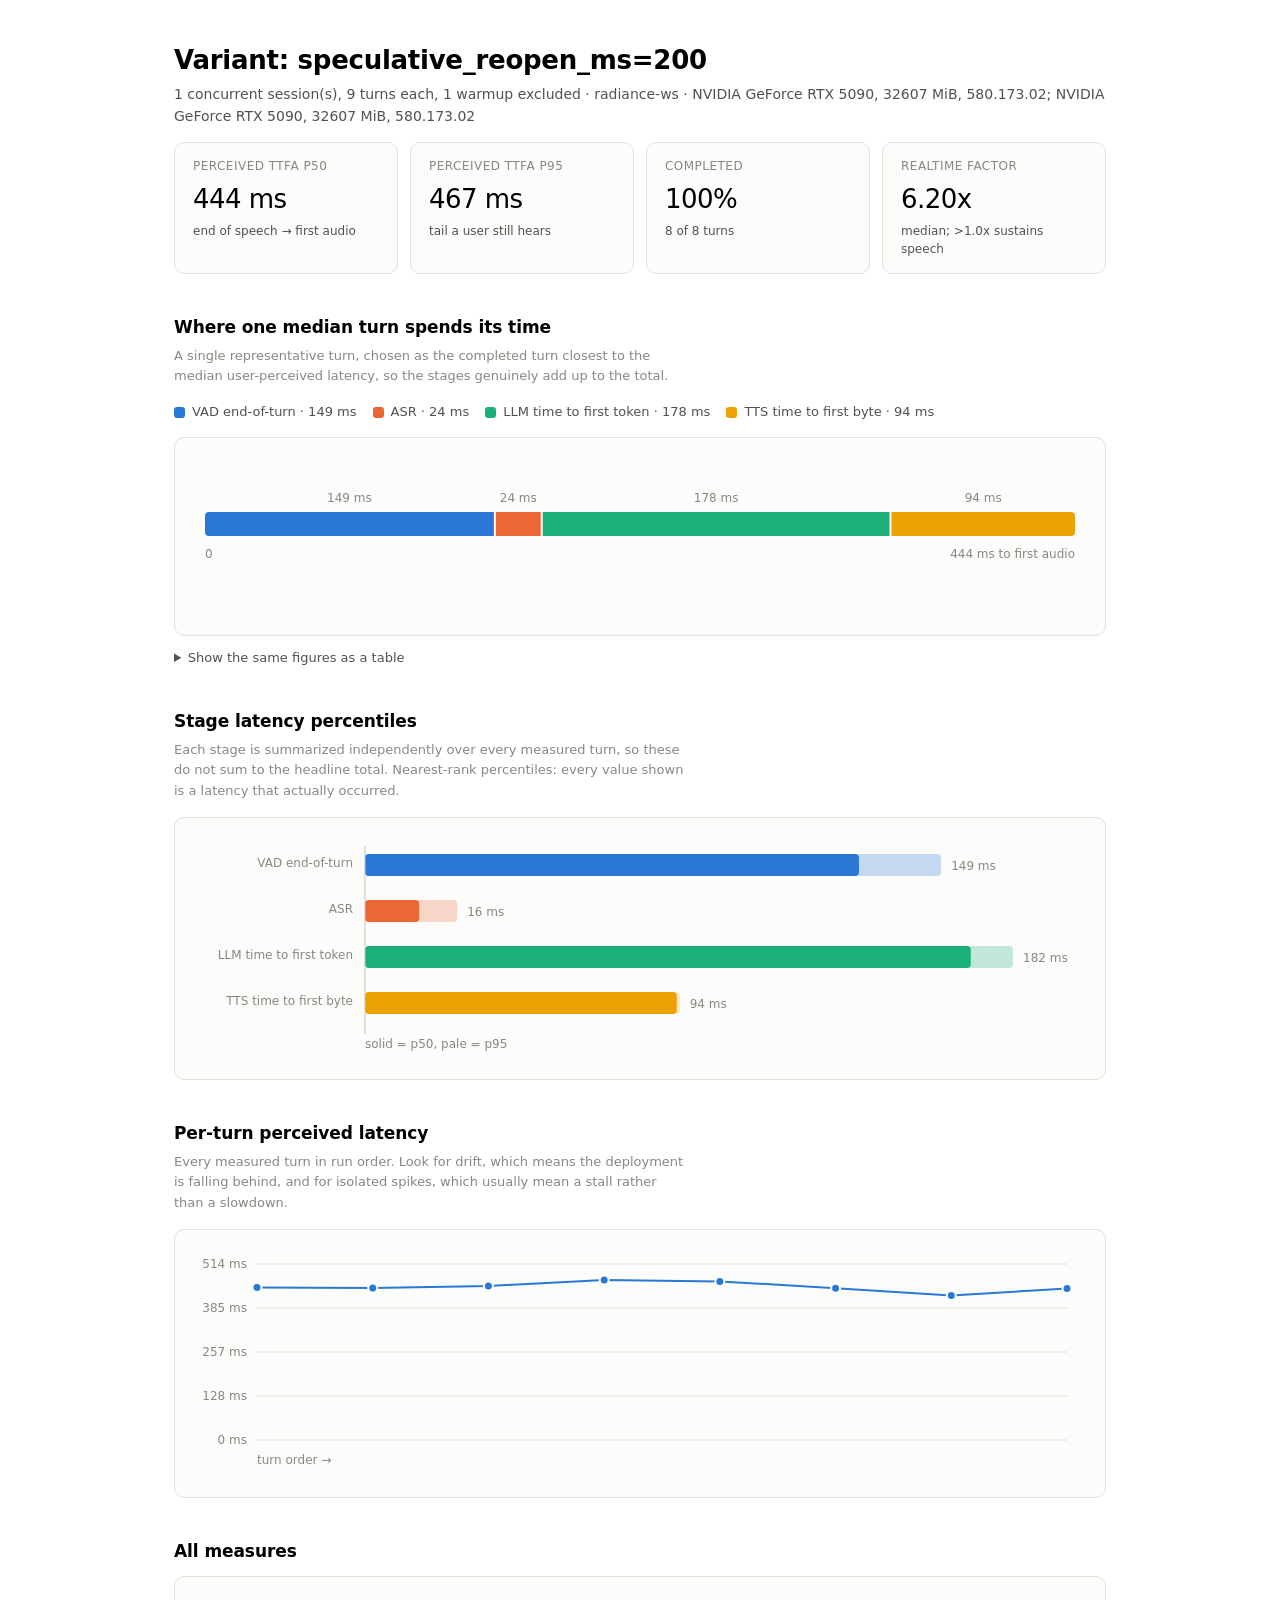
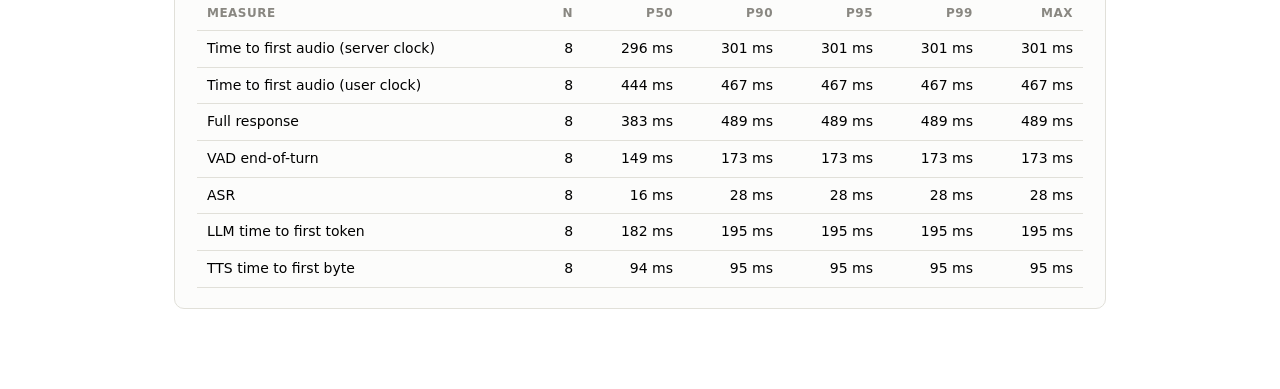
<file: results/published/spec-reopen-200/probe-c1.html>
<!DOCTYPE html>
<html lang="en">
<head>
<meta charset="utf-8">
<meta name="viewport" content="width=device-width, initial-scale=1">
<title>Variant: speculative_reopen_ms=200 — dead-air</title>
<style>
  .viz-root {
    color-scheme: light;
    --surface-1: #fcfcfb;
    --page: #f9f9f7;
    --text-primary: #0b0b0b;
    --text-secondary: #52514e;
    --text-muted: #898781;
    --grid: #e1e0d9;
    --baseline: #c3c2b7;
    --series-1: #2a78d6;
    --series-2: #eb6834;
    --series-3: #1baf7a;
    --series-4: #eda100;
  }
  @media (prefers-color-scheme: dark) {
    :root:where(:not([data-theme="light"])) .viz-root {
      color-scheme: dark;
      --surface-1: #1a1a19;
      --page: #0d0d0d;
      --text-primary: #ffffff;
      --text-secondary: #c3c2b7;
      --text-muted: #898781;
      --grid: #2c2c2a;
      --baseline: #383835;
      --series-1: #3987e5;
      --series-2: #d95926;
      --series-3: #199e70;
      --series-4: #c98500;
    }
  }
  * { box-sizing: border-box; }
  body {
    margin: 0;
    background: var(--page);
    color: var(--text-primary);
    font: 15px/1.55 ui-sans-serif, system-ui, -apple-system, "Segoe UI", Roboto, sans-serif;
  }
  .wrap { max-width: 980px; margin: 0 auto; padding: 40px 24px 80px; }
  h1 { font-size: 26px; margin: 0 0 4px; letter-spacing: -0.01em; }
  h2 { font-size: 17px; margin: 40px 0 6px; letter-spacing: -0.005em; }
  .sub { color: var(--text-secondary); margin: 0 0 8px; font-size: 14px; }
  .note { color: var(--text-muted); font-size: 13px; margin: 0 0 16px; max-width: 62ch; }
  .card {
    background: var(--surface-1);
    border: 1px solid var(--grid);
    border-radius: 10px;
    padding: 20px 22px;
    margin-top: 12px;
  }
  .tiles { display: flex; flex-wrap: wrap; gap: 12px; margin-top: 14px; }
  .tile {
    background: var(--surface-1);
    border: 1px solid var(--grid);
    border-radius: 10px;
    padding: 14px 18px;
    min-width: 150px;
    flex: 1 1 150px;
  }
  .tile .k { font-size: 12px; color: var(--text-muted); text-transform: uppercase; letter-spacing: 0.04em; }
  .tile .v { font-size: 26px; font-variant-numeric: tabular-nums; margin-top: 4px; letter-spacing: -0.02em; }
  .tile .d { font-size: 12px; color: var(--text-secondary); margin-top: 2px; }
  table { border-collapse: collapse; width: 100%; font-size: 14px; }
  th, td { text-align: right; padding: 7px 10px; border-bottom: 1px solid var(--grid); }
  th:first-child, td:first-child { text-align: left; }
  th { color: var(--text-muted); font-weight: 600; font-size: 12px; text-transform: uppercase; letter-spacing: 0.04em; }
  td { font-variant-numeric: tabular-nums; }
  .legend { display: flex; flex-wrap: wrap; gap: 16px; margin: 4px 0 14px; font-size: 13px; color: var(--text-secondary); }
  .legend span { display: inline-flex; align-items: center; gap: 7px; }
  .swatch { width: 11px; height: 11px; border-radius: 3px; display: inline-block; }
  .tip {
    position: fixed; pointer-events: none; opacity: 0; transition: opacity .1s;
    background: var(--surface-1); color: var(--text-primary);
    border: 1px solid var(--baseline); border-radius: 7px;
    padding: 7px 10px; font-size: 12.5px; box-shadow: 0 4px 14px rgba(0,0,0,.14);
    font-variant-numeric: tabular-nums; z-index: 40; max-width: 260px;
  }
  svg text { font: 12px ui-sans-serif, system-ui, sans-serif; }
  .axis { fill: var(--text-muted); }
  .mark { cursor: default; }
  details { margin-top: 12px; }
  summary { cursor: pointer; color: var(--text-secondary); font-size: 13px; }
  code { font-family: ui-monospace, SFMono-Regular, Menlo, monospace; font-size: 12.5px; }
</style>
</head>
<body>
<div class="viz-root wrap">
  <h1 id="title"></h1>
  <p class="sub" id="subtitle"></p>
  <div class="tiles" id="tiles"></div>

  <h2>Where one median turn spends its time</h2>
  <p class="note">A single representative turn, chosen as the completed turn closest to the
  median user-perceived latency, so the stages genuinely add up to the total.</p>
  <div class="legend" id="budget-legend"></div>
  <div class="card"><div id="budget"></div></div>
  <details>
    <summary>Show the same figures as a table</summary>
    <div class="card"><table id="budget-table"></table></div>
  </details>

  <h2>Stage latency percentiles</h2>
  <p class="note">Each stage is summarized independently over every measured turn, so these
  do not sum to the headline total. Nearest-rank percentiles: every value shown is a
  latency that actually occurred.</p>
  <div class="card"><div id="stages"></div></div>

  <h2>Per-turn perceived latency</h2>
  <p class="note">Every measured turn in run order. Look for drift, which means the
  deployment is falling behind, and for isolated spikes, which usually mean a stall
  rather than a slowdown.</p>
  <div class="card"><div id="turns"></div></div>

  <h2>All measures</h2>
  <div class="card"><table id="table"></table></div>
</div>
<div class="tip" id="tip"></div>
<script id="payload" type="application/json">{"spec":{"name":"Variant: speculative_reopen_ms=200","concurrency":1,"turns":9,"warmup_turns":1,"interval_s":0.0,"barge_in_after_s":null,"faults":[],"notes":"Identical to baseline except the speculative turn reopen window is cut from 800 ms to 200 ms."},"environment":{"host":"radiance-ws","platform":"Linux-7.0.0-30-generic-x86_64-with-glibc2.39","python":"3.11.15","gpus":["NVIDIA GeForce RTX 5090, 32607 MiB, 580.173.02","NVIDIA GeForce RTX 5090, 32607 MiB, 580.173.02"]},"stats":{"total_turns":8,"completed_turns":8,"failed_turns":0,"timed_out_turns":0,"cancelled_turns":0,"completion_rate":1.0,"error_counts":{},"stages":[{"name":"vad_eou_lag","label":"VAD end-of-turn","unit":"ms","count":8,"mean":152.1,"min":131.4,"max":173.2,"percentiles":{"50":148.5,"90":173.2,"95":173.2,"99":173.2}},{"name":"asr","label":"ASR","unit":"ms","count":8,"mean":19.4,"min":10.5,"max":27.7,"percentiles":{"50":16.3,"90":27.7,"95":27.7,"99":27.7}},{"name":"llm_ttft","label":"LLM time to first token","unit":"ms","count":8,"mean":184.7,"min":178.1,"max":194.8,"percentiles":{"50":182.1,"90":194.8,"95":194.8,"99":194.8}},{"name":"tts_ttfb","label":"TTS time to first byte","unit":"ms","count":8,"mean":91.1,"min":85.6,"max":94.6,"percentiles":{"50":93.7,"90":94.6,"95":94.6,"99":94.6}}],"headline":[{"name":"ttfa","label":"Time to first audio (server clock)","unit":"ms","count":8,"mean":295.1,"min":290.0,"max":300.5,"percentiles":{"50":295.7,"90":300.5,"95":300.5,"99":300.5}},{"name":"perceived_ttfa","label":"Time to first audio (user clock)","unit":"ms","count":8,"mean":447.3,"min":422.1,"max":467.3,"percentiles":{"50":444.2,"90":467.3,"95":467.3,"99":467.3}},{"name":"response_total","label":"Full response","unit":"ms","count":8,"mean":411.9,"min":327.8,"max":488.7,"percentiles":{"50":382.5,"90":488.7,"95":488.7,"99":488.7}}],"realtime_factor":{"name":"realtime_factor","label":"Realtime factor","unit":"x","count":8,"mean":6.2,"min":6.1,"max":6.3,"percentiles":{"50":6.2,"90":6.3,"95":6.3,"99":6.3}}},"budget":[{"name":"vad_eou_lag","label":"VAD end-of-turn","ms":148.5118018463254,"share":0.33432978551347536},{"name":"asr","label":"ASR","ms":23.92517402768135,"share":0.05386035454154846},{"name":"llm_ttft","label":"LLM time to first token","ms":178.08960913680494,"share":0.4009153487107857},{"name":"tts_ttfb","label":"TTS time to first byte","ms":93.68092590011656,"share":0.2108945112341905}],"series_light":["#2a78d6","#eb6834","#1baf7a","#eda100"],"series_dark":["#3987e5","#d95926","#199e70","#c98500"],"turns":[{"session_id":"session_d7e900e00099482faff6fc4a7a664995","turn_index":1,"response_id":"resp_b6583470407c44fb8040a33271f53bcf","status":"completed","prompt":"At what temperature does water boil at sea level?","transcript":"At what temperature does water boil at sea level?","response_text":"Water boils at one hundred degrees Celsius at sea level.","audio_bytes":102400,"audio_duration_ms":2133.33,"errors":[],"latency_ms":{"vad_eou_lag":148.37042102590203,"asr":20.872135879471898,"llm_ttft":182.62757803313434,"tts_ttfb":93.82741409353912,"ttfa":297.32712800614536,"perceived_ttfa":445.6975490320474,"response_total":440.82416594028473,"barge_in":null},"realtime_factor":6.156538235830661},{"session_id":"session_d7e900e00099482faff6fc4a7a664995","turn_index":2,"response_id":"resp_6b2656b56d0241ffa5d4af2d97085e2e","status":"completed","prompt":"How many planets are in the solar system?","transcript":"How many planets are in the solar system?","response_text":"There are eight planets in our solar system.","audio_bytes":87040,"audio_duration_ms":1813.33,"errors":[],"latency_ms":{"vad_eou_lag":148.5118018463254,"asr":23.92517402768135,"llm_ttft":178.08960913680494,"tts_ttfb":93.68092590011656,"ttfa":295.69570906460285,"perceived_ttfa":444.20751091092825,"response_total":382.47800013050437,"barge_in":null},"realtime_factor":6.2896098497478805},{"session_id":"session_d7e900e00099482faff6fc4a7a664995","turn_index":3,"response_id":"resp_65ecdbf82d814d10b9aa41bbdbdf7213","status":"completed","prompt":"What is the tallest mountain in the world?","transcript":"What is the tallest mountain in the world?","response_text":"Mount Everest is the tallest mountain in the world.","audio_bytes":81920,"audio_duration_ms":1706.67,"errors":[],"latency_ms":{"vad_eou_lag":149.99010995961726,"asr":10.509137064218521,"llm_ttft":194.84579097479582,"tts_ttfb":94.47250608354807,"ttfa":299.8274341225624,"perceived_ttfa":449.81754408217967,"response_total":370.2277468983084,"barge_in":null},"realtime_factor":6.200642644985378},{"session_id":"session_d7e900e00099482faff6fc4a7a664995","turn_index":4,"response_id":"resp_1f704b9bc31341dfaa84d26d9479dd5f","status":"completed","prompt":"Which ocean is the largest?","transcript":"Which ocean is the largest?","response_text":"The Pacific Ocean is the largest ocean.","audio_bytes":69632,"audio_duration_ms":1450.67,"errors":[],"latency_ms":{"vad_eou_lag":166.7768529150635,"asr":24.933611042797565,"llm_ttft":180.97883905284107,"tts_ttfb":94.58147385157645,"ttfa":300.4939239472151,"perceived_ttfa":467.2707768622786,"response_total":327.8447329066694,"barge_in":null},"realtime_factor":6.230547093170087},{"session_id":"session_d7e900e00099482faff6fc4a7a664995","turn_index":5,"response_id":"resp_a5bdfa827ad1482d9af0738fdcecf08b","status":"completed","prompt":"Roughly how fast does light travel?","transcript":"Roughly how fast does light travel?","response_text":"Light travels at approximately three hundred thousand kilometers per second.","audio_bytes":120832,"audio_duration_ms":2517.33,"errors":[],"latency_ms":{"vad_eou_lag":173.19981497712433,"asr":15.125804115086794,"llm_ttft":189.1742490697652,"tts_ttfb":85.73204395361245,"ttfa":290.03209713846445,"perceived_ttfa":463.2319121155888,"response_total":488.7303449213505,"barge_in":null},"realtime_factor":6.2524414919606786},{"session_id":"session_d7e900e00099482faff6fc4a7a664995","turn_index":6,"response_id":"resp_771707a627ef4bd3b9e5f8dd732426f5","status":"completed","prompt":"In what year did humans first land on the moon?","transcript":"In what year did humans first land on the moon?","response_text":"Humans first landed on the moon in 1969.","audio_bytes":95232,"audio_duration_ms":1984.0,"errors":[],"latency_ms":{"vad_eou_lag":152.18679001554847,"asr":16.290269093587995,"llm_ttft":180.48731586895883,"tts_ttfb":94.37311696819961,"ttfa":291.15070193074644,"perceived_ttfa":443.3374919462949,"response_total":422.684574034065,"barge_in":null},"realtime_factor":6.050510915870395},{"session_id":"session_d7e900e00099482faff6fc4a7a664995","turn_index":7,"response_id":"resp_03bd05df86bc48d3ad88d15647280b66","status":"completed","prompt":"What do bees make besides honey?","transcript":"What do bees make besides honey?","response_text":"Bees also make pollen and propolis.","audio_bytes":84992,"audio_duration_ms":1770.67,"errors":[],"latency_ms":{"vad_eou_lag":131.41764188185334,"asr":15.500279143452644,"llm_ttft":189.5316829904914,"tts_ttfb":85.63477592542768,"ttfa":290.6667380593717,"perceived_ttfa":422.08437994122505,"response_total":374.3091500364244,"barge_in":null},"realtime_factor":6.145257274065829},{"session_id":"session_d7e900e00099482faff6fc4a7a664995","turn_index":8,"response_id":"resp_77ab66f3b8374086a90e979edfeafe05","status":"completed","prompt":"How many degrees are in a triangle?","transcript":"How many degrees are in a triangle?","response_text":"There are one hundred and eighty degrees in a triangle.","audio_bytes":120832,"audio_duration_ms":2517.33,"errors":[],"latency_ms":{"vad_eou_lag":146.6823061928153,"asr":27.661532862111926,"llm_ttft":182.10180406458676,"tts_ttfb":86.23405802063644,"ttfa":295.9973949473351,"perceived_ttfa":442.6797011401504,"response_total":488.4432291146368,"barge_in":null},"realtime_factor":6.264129227848078}]}</script>
<script>
(function () {
  const D = JSON.parse(document.getElementById("payload").textContent);
  const tip = document.getElementById("tip");
  const NS = "http://www.w3.org/2000/svg";
  const css = (name) => getComputedStyle(document.querySelector(".viz-root")).getPropertyValue(name).trim();
  const SERIES = () => [css("--series-1"), css("--series-2"), css("--series-3"), css("--series-4")];

  const fmt = (v, unit) => {
    if (v === null || v === undefined || !isFinite(v)) return "—";
    if (unit === "x") return v.toFixed(2) + "x";
    return v >= 1000 ? (v / 1000).toFixed(2) + " s" : Math.round(v) + " ms";
  };

  function el(name, attrs, text) {
    const node = document.createElementNS(NS, name);
    for (const k in attrs) node.setAttribute(k, attrs[k]);
    if (text !== undefined) node.textContent = text;
    return node;
  }

  function hover(node, htmlText) {
    node.addEventListener("mousemove", (e) => {
      tip.innerHTML = htmlText;
      tip.style.opacity = "1";
      const pad = 14;
      let x = e.clientX + pad, y = e.clientY + pad;
      const r = tip.getBoundingClientRect();
      if (x + r.width > window.innerWidth - 8) x = e.clientX - r.width - pad;
      if (y + r.height > window.innerHeight - 8) y = e.clientY - r.height - pad;
      tip.style.left = x + "px";
      tip.style.top = y + "px";
    });
    node.addEventListener("mouseleave", () => { tip.style.opacity = "0"; });
  }

  // ── Header ─────────────────────────────────────────────────────────
  document.getElementById("title").textContent = D.spec.name;
  const gpus = (D.environment.gpus || []).join("; ");
  document.getElementById("subtitle").textContent =
    D.spec.concurrency + " concurrent session(s), " + D.spec.turns + " turns each, " +
    D.spec.warmup_turns + " warmup excluded · " + (D.environment.host || "") +
    (gpus ? " · " + gpus : "");

  const byName = {};
  (D.stats.headline || []).concat(D.stats.stages || []).forEach(d => byName[d.name] = d);

  const tiles = [
    ["Perceived TTFA p50", byName.perceived_ttfa ? fmt(byName.perceived_ttfa.percentiles["50"]) : "—", "end of speech → first audio"],
    ["Perceived TTFA p95", byName.perceived_ttfa ? fmt(byName.perceived_ttfa.percentiles["95"]) : "—", "tail a user still hears"],
    ["Completed", (D.stats.completion_rate * 100).toFixed(0) + "%", D.stats.completed_turns + " of " + D.stats.total_turns + " turns"],
    ["Realtime factor", D.stats.realtime_factor ? fmt(D.stats.realtime_factor.percentiles["50"], "x") : "—", "median; >1.0x sustains speech"],
  ];
  document.getElementById("tiles").innerHTML = tiles.map(
    t => '<div class="tile"><div class="k">' + t[0] + '</div><div class="v">' + t[1] + '</div><div class="d">' + t[2] + '</div></div>'
  ).join("");

  // ── Budget: one stacked horizontal bar, direct-labelled ────────────
  function drawBudget() {
    const host = document.getElementById("budget");
    host.innerHTML = "";
    const data = D.budget || [];
    if (!data.length) { host.innerHTML = '<p class="note">No completed turn to decompose.</p>'; return; }
    const colors = SERIES();
    const W = host.clientWidth || 880, H = 150;
    const L = 8, R = 8, barY = 54, barH = 24, GAP = 2;
    const total = data.reduce((a, b) => a + b.ms, 0);
    const scale = (W - L - R) / total;

    const svg = el("svg", { width: "100%", height: H, viewBox: "0 0 " + W + " " + H });
    let x = L;
    data.forEach((d, i) => {
      const raw = d.ms * scale;
      const w = Math.max(2, raw - (i < data.length - 1 ? GAP : 0));
      // 4px rounded outer ends, square where segments meet.
      const first = i === 0, last = i === data.length - 1;
      const r = 4;
      const path = first || last
        ? roundedSide(x, barY, w, barH, r, first, last)
        : rectPath(x, barY, w, barH);
      const mark = el("path", { d: path, fill: colors[i % 4], class: "mark" });
      hover(mark, "<b>" + d.label + "</b><br>" + fmt(d.ms) + " · " + Math.round(d.share * 100) + "% of " + fmt(total));
      svg.appendChild(mark);

      if (raw > 46) {
        svg.appendChild(el("text", {
          x: x + w / 2, y: barY - 10, "text-anchor": "middle", class: "axis"
        }, fmt(d.ms)));
      }
      x += raw;
    });
    svg.appendChild(el("text", { x: L, y: barY + barH + 22, class: "axis" }, "0"));
    svg.appendChild(el("text", { x: W - R, y: barY + barH + 22, "text-anchor": "end", class: "axis" },
      fmt(total) + " to first audio"));
    host.appendChild(svg);

    document.getElementById("budget-legend").innerHTML = data.map(
      (d, i) => '<span><i class="swatch" style="background:' + colors[i % 4] + '"></i>' + d.label + " · " + fmt(d.ms) + "</span>"
    ).join("");

    document.getElementById("budget-table").innerHTML =
      "<tr><th>Stage</th><th>Time</th><th>Share</th></tr>" +
      data.map(d => "<tr><td>" + d.label + "</td><td>" + fmt(d.ms) + "</td><td>" + Math.round(d.share * 100) + "%</td></tr>").join("") +
      "<tr><td><b>Total</b></td><td><b>" + fmt(total) + "</b></td><td></td></tr>";
  }

  function rectPath(x, y, w, h) {
    return "M" + x + "," + y + "h" + w + "v" + h + "h" + (-w) + "z";
  }
  function roundedSide(x, y, w, h, r, left, right) {
    r = Math.min(r, w / 2, h / 2);
    const rl = left ? r : 0, rr = right ? r : 0;
    return "M" + (x + rl) + "," + y +
      "h" + (w - rl - rr) +
      (rr ? "a" + rr + "," + rr + " 0 0 1 " + rr + "," + rr : "") +
      "v" + (h - 2 * rr) +
      (rr ? "a" + rr + "," + rr + " 0 0 1 " + (-rr) + "," + rr : "") +
      "h" + (-(w - rl - rr)) +
      (rl ? "a" + rl + "," + rl + " 0 0 1 " + (-rl) + "," + (-rl) : "") +
      "v" + (-(h - 2 * rl)) +
      (rl ? "a" + rl + "," + rl + " 0 0 1 " + rl + "," + (-rl) : "") + "z";
  }

  // ── Stage percentiles: grouped horizontal bars ─────────────────────
  function drawStages() {
    const host = document.getElementById("stages");
    host.innerHTML = "";
    const rows = D.stats.stages || [];
    if (!rows.length) { host.innerHTML = '<p class="note">No stage data.</p>'; return; }
    const colors = SERIES();
    const W = host.clientWidth || 880;
    const rowH = 46, L = 168, R = 70, H = rows.length * rowH + 30;
    const max = Math.max.apply(null, rows.map(r => r.percentiles["95"]));
    const scale = (W - L - R) / (max || 1);
    const svg = el("svg", { width: "100%", height: H, viewBox: "0 0 " + W + " " + H });

    rows.forEach((row, i) => {
      const y = i * rowH + 12;
      svg.appendChild(el("text", { x: L - 12, y: y + 17, "text-anchor": "end", class: "axis" }, row.label));
      const p50 = row.percentiles["50"] * scale;
      const p95 = row.percentiles["95"] * scale;
      // p95 sits behind p50 as a lighter extent; p50 is the solid mark.
      const back = el("path", { d: roundedSide(L, y + 4, Math.max(2, p95), 22, 4, true, true), fill: colors[i % 4], opacity: "0.26", class: "mark" });
      hover(back, "<b>" + row.label + " p95</b><br>" + fmt(row.percentiles["95"], row.unit));
      svg.appendChild(back);
      const front = el("path", { d: roundedSide(L, y + 4, Math.max(2, p50), 22, 4, true, true), fill: colors[i % 4], class: "mark" });
      hover(front, "<b>" + row.label + "</b><br>p50 " + fmt(row.percentiles["50"], row.unit) +
        "<br>p90 " + fmt(row.percentiles["90"], row.unit) +
        "<br>p95 " + fmt(row.percentiles["95"], row.unit) +
        "<br>n = " + row.count);
      svg.appendChild(front);
      svg.appendChild(el("text", { x: L + Math.max(p95, p50) + 10, y: y + 20, class: "axis" }, fmt(row.percentiles["50"], row.unit)));
    });
    svg.appendChild(el("line", { x1: L, y1: 8, x2: L, y2: H - 18, stroke: css("--baseline"), "stroke-width": "1" }));
    svg.appendChild(el("text", { x: L, y: H - 4, class: "axis" }, "solid = p50, pale = p95"));
    host.appendChild(svg);
  }

  // ── Per-turn line ──────────────────────────────────────────────────
  function drawTurns() {
    const host = document.getElementById("turns");
    host.innerHTML = "";
    const pts = (D.turns || []).map((t, i) => ({ i: i, v: t.latency_ms.perceived_ttfa, t: t }))
      .filter(p => p.v !== null && p.v !== undefined);
    if (pts.length < 2) { host.innerHTML = '<p class="note">Not enough completed turns to plot.</p>'; return; }
    const W = host.clientWidth || 880, H = 220, L = 60, R = 16, T = 14, B = 30;
    const max = Math.max.apply(null, pts.map(p => p.v)) * 1.1;
    const xs = (i) => L + (W - L - R) * (i / Math.max(1, pts.length - 1));
    const ys = (v) => T + (H - T - B) * (1 - v / max);
    const svg = el("svg", { width: "100%", height: H, viewBox: "0 0 " + W + " " + H });

    for (let g = 0; g <= 4; g++) {
      const v = max * g / 4, y = ys(v);
      svg.appendChild(el("line", { x1: L, y1: y, x2: W - R, y2: y, stroke: css("--grid"), "stroke-width": "1" }));
      svg.appendChild(el("text", { x: L - 10, y: y + 4, "text-anchor": "end", class: "axis" }, fmt(v)));
    }
    const d = pts.map((p, i) => (i ? "L" : "M") + xs(p.i) + "," + ys(p.v)).join("");
    svg.appendChild(el("path", { d: d, fill: "none", stroke: SERIES()[0], "stroke-width": "2", "stroke-linejoin": "round", "stroke-linecap": "round" }));
    pts.forEach(p => {
      const c = el("circle", { cx: xs(p.i), cy: ys(p.v), r: "4.5", fill: SERIES()[0], stroke: css("--surface-1"), "stroke-width": "2", class: "mark" });
      hover(c, "<b>Turn " + (p.i + 1) + "</b><br>perceived " + fmt(p.v) +
        "<br>ASR " + fmt(p.t.latency_ms.asr) +
        "<br>LLM " + fmt(p.t.latency_ms.llm_ttft) +
        "<br>TTS " + fmt(p.t.latency_ms.tts_ttfb));
      svg.appendChild(c);
    });
    svg.appendChild(el("text", { x: L, y: H - 6, class: "axis" }, "turn order →"));
    host.appendChild(svg);
  }

  // ── Table ──────────────────────────────────────────────────────────
  const all = (D.stats.headline || []).concat(D.stats.stages || []);
  document.getElementById("table").innerHTML =
    "<tr><th>Measure</th><th>n</th><th>p50</th><th>p90</th><th>p95</th><th>p99</th><th>max</th></tr>" +
    all.map(d => "<tr><td>" + d.label + "</td><td>" + d.count + "</td>" +
      ["50", "90", "95", "99"].map(q => "<td>" + fmt(d.percentiles[q], d.unit) + "</td>").join("") +
      "<td>" + fmt(d.max, d.unit) + "</td></tr>").join("");

  function drawAll() { drawBudget(); drawStages(); drawTurns(); }
  drawAll();
  let resizeTimer;
  window.addEventListener("resize", () => { clearTimeout(resizeTimer); resizeTimer = setTimeout(drawAll, 120); });
  if (window.matchMedia) {
    window.matchMedia("(prefers-color-scheme: dark)").addEventListener("change", drawAll);
  }
})();
</script>
</body>
</html>
</file>
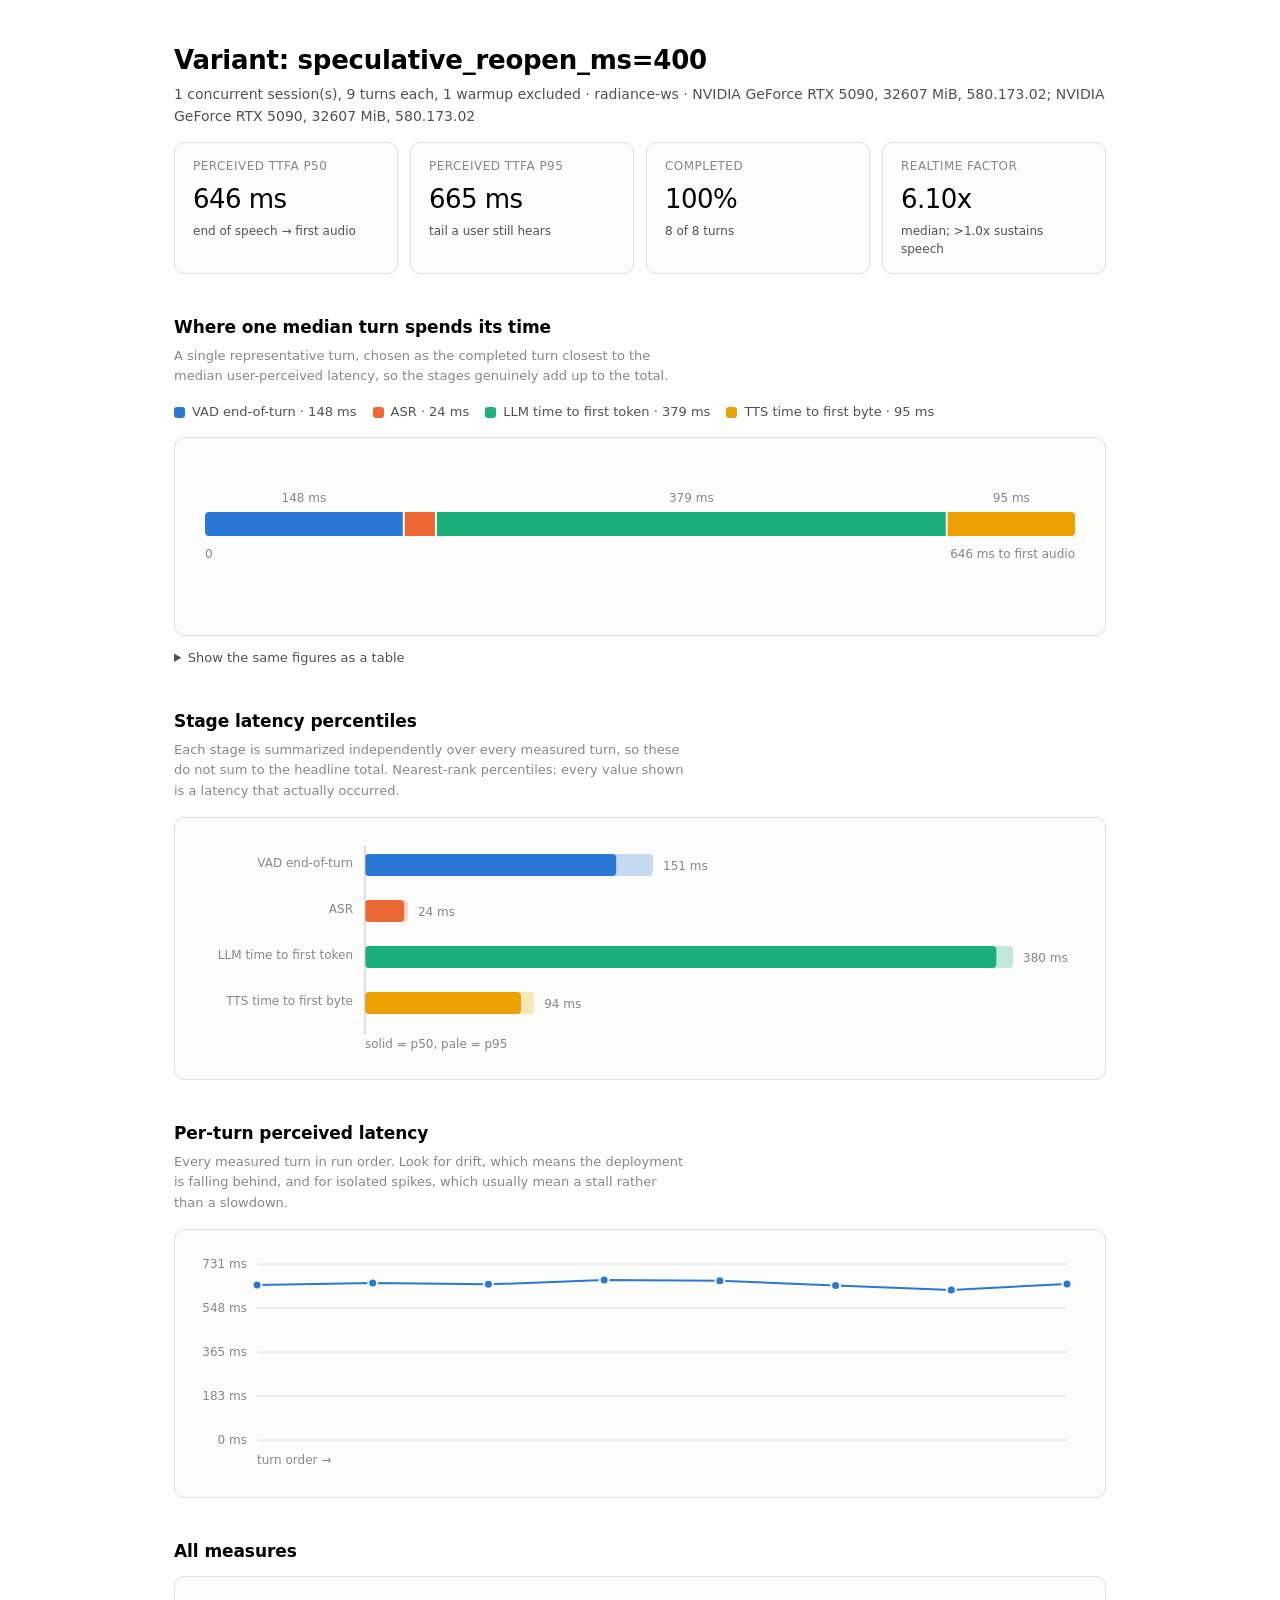
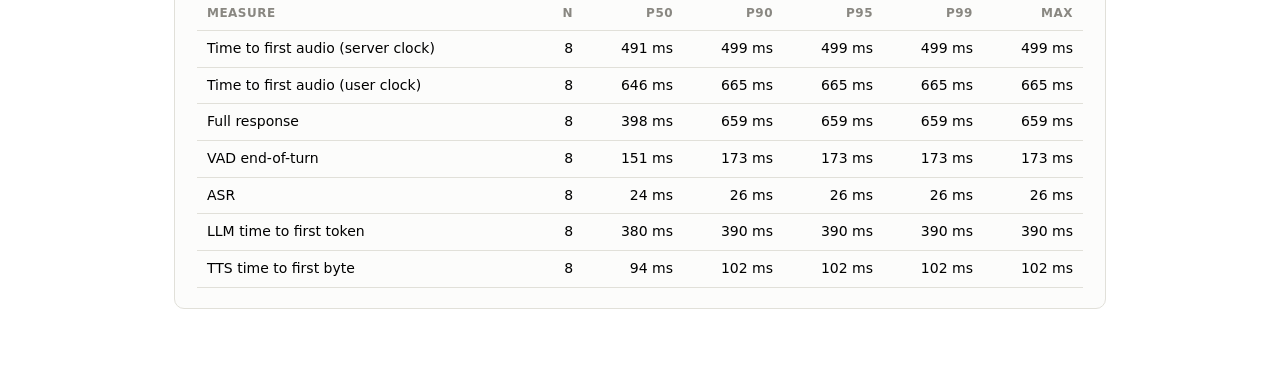
<file: results/published/spec-reopen-400/probe-c1.html>
<!DOCTYPE html>
<html lang="en">
<head>
<meta charset="utf-8">
<meta name="viewport" content="width=device-width, initial-scale=1">
<title>Variant: speculative_reopen_ms=400 — dead-air</title>
<style>
  .viz-root {
    color-scheme: light;
    --surface-1: #fcfcfb;
    --page: #f9f9f7;
    --text-primary: #0b0b0b;
    --text-secondary: #52514e;
    --text-muted: #898781;
    --grid: #e1e0d9;
    --baseline: #c3c2b7;
    --series-1: #2a78d6;
    --series-2: #eb6834;
    --series-3: #1baf7a;
    --series-4: #eda100;
  }
  @media (prefers-color-scheme: dark) {
    :root:where(:not([data-theme="light"])) .viz-root {
      color-scheme: dark;
      --surface-1: #1a1a19;
      --page: #0d0d0d;
      --text-primary: #ffffff;
      --text-secondary: #c3c2b7;
      --text-muted: #898781;
      --grid: #2c2c2a;
      --baseline: #383835;
      --series-1: #3987e5;
      --series-2: #d95926;
      --series-3: #199e70;
      --series-4: #c98500;
    }
  }
  * { box-sizing: border-box; }
  body {
    margin: 0;
    background: var(--page);
    color: var(--text-primary);
    font: 15px/1.55 ui-sans-serif, system-ui, -apple-system, "Segoe UI", Roboto, sans-serif;
  }
  .wrap { max-width: 980px; margin: 0 auto; padding: 40px 24px 80px; }
  h1 { font-size: 26px; margin: 0 0 4px; letter-spacing: -0.01em; }
  h2 { font-size: 17px; margin: 40px 0 6px; letter-spacing: -0.005em; }
  .sub { color: var(--text-secondary); margin: 0 0 8px; font-size: 14px; }
  .note { color: var(--text-muted); font-size: 13px; margin: 0 0 16px; max-width: 62ch; }
  .card {
    background: var(--surface-1);
    border: 1px solid var(--grid);
    border-radius: 10px;
    padding: 20px 22px;
    margin-top: 12px;
  }
  .tiles { display: flex; flex-wrap: wrap; gap: 12px; margin-top: 14px; }
  .tile {
    background: var(--surface-1);
    border: 1px solid var(--grid);
    border-radius: 10px;
    padding: 14px 18px;
    min-width: 150px;
    flex: 1 1 150px;
  }
  .tile .k { font-size: 12px; color: var(--text-muted); text-transform: uppercase; letter-spacing: 0.04em; }
  .tile .v { font-size: 26px; font-variant-numeric: tabular-nums; margin-top: 4px; letter-spacing: -0.02em; }
  .tile .d { font-size: 12px; color: var(--text-secondary); margin-top: 2px; }
  table { border-collapse: collapse; width: 100%; font-size: 14px; }
  th, td { text-align: right; padding: 7px 10px; border-bottom: 1px solid var(--grid); }
  th:first-child, td:first-child { text-align: left; }
  th { color: var(--text-muted); font-weight: 600; font-size: 12px; text-transform: uppercase; letter-spacing: 0.04em; }
  td { font-variant-numeric: tabular-nums; }
  .legend { display: flex; flex-wrap: wrap; gap: 16px; margin: 4px 0 14px; font-size: 13px; color: var(--text-secondary); }
  .legend span { display: inline-flex; align-items: center; gap: 7px; }
  .swatch { width: 11px; height: 11px; border-radius: 3px; display: inline-block; }
  .tip {
    position: fixed; pointer-events: none; opacity: 0; transition: opacity .1s;
    background: var(--surface-1); color: var(--text-primary);
    border: 1px solid var(--baseline); border-radius: 7px;
    padding: 7px 10px; font-size: 12.5px; box-shadow: 0 4px 14px rgba(0,0,0,.14);
    font-variant-numeric: tabular-nums; z-index: 40; max-width: 260px;
  }
  svg text { font: 12px ui-sans-serif, system-ui, sans-serif; }
  .axis { fill: var(--text-muted); }
  .mark { cursor: default; }
  details { margin-top: 12px; }
  summary { cursor: pointer; color: var(--text-secondary); font-size: 13px; }
  code { font-family: ui-monospace, SFMono-Regular, Menlo, monospace; font-size: 12.5px; }
</style>
</head>
<body>
<div class="viz-root wrap">
  <h1 id="title"></h1>
  <p class="sub" id="subtitle"></p>
  <div class="tiles" id="tiles"></div>

  <h2>Where one median turn spends its time</h2>
  <p class="note">A single representative turn, chosen as the completed turn closest to the
  median user-perceived latency, so the stages genuinely add up to the total.</p>
  <div class="legend" id="budget-legend"></div>
  <div class="card"><div id="budget"></div></div>
  <details>
    <summary>Show the same figures as a table</summary>
    <div class="card"><table id="budget-table"></table></div>
  </details>

  <h2>Stage latency percentiles</h2>
  <p class="note">Each stage is summarized independently over every measured turn, so these
  do not sum to the headline total. Nearest-rank percentiles: every value shown is a
  latency that actually occurred.</p>
  <div class="card"><div id="stages"></div></div>

  <h2>Per-turn perceived latency</h2>
  <p class="note">Every measured turn in run order. Look for drift, which means the
  deployment is falling behind, and for isolated spikes, which usually mean a stall
  rather than a slowdown.</p>
  <div class="card"><div id="turns"></div></div>

  <h2>All measures</h2>
  <div class="card"><table id="table"></table></div>
</div>
<div class="tip" id="tip"></div>
<script id="payload" type="application/json">{"spec":{"name":"Variant: speculative_reopen_ms=400","concurrency":1,"turns":9,"warmup_turns":1,"interval_s":0.0,"barge_in_after_s":null,"faults":[],"notes":""},"environment":{"host":"radiance-ws","platform":"Linux-7.0.0-30-generic-x86_64-with-glibc2.39","python":"3.11.15","gpus":["NVIDIA GeForce RTX 5090, 32607 MiB, 580.173.02","NVIDIA GeForce RTX 5090, 32607 MiB, 580.173.02"]},"stats":{"total_turns":8,"completed_turns":8,"failed_turns":0,"timed_out_turns":0,"cancelled_turns":0,"completion_rate":1.0,"error_counts":{},"stages":[{"name":"vad_eou_lag","label":"VAD end-of-turn","unit":"ms","count":8,"mean":154.2,"min":131.9,"max":173.3,"percentiles":{"50":151.1,"90":173.3,"95":173.3,"99":173.3}},{"name":"asr","label":"ASR","unit":"ms","count":8,"mean":21.2,"min":15.1,"max":25.8,"percentiles":{"50":23.5,"90":25.8,"95":25.8,"99":25.8}},{"name":"llm_ttft","label":"LLM time to first token","unit":"ms","count":8,"mean":380.5,"min":372.8,"max":389.8,"percentiles":{"50":379.8,"90":389.8,"95":389.8,"99":389.8}},{"name":"tts_ttfb","label":"TTS time to first byte","unit":"ms","count":8,"mean":91.7,"min":83.7,"max":101.8,"percentiles":{"50":93.8,"90":101.8,"95":101.8,"99":101.8}}],"headline":[{"name":"ttfa","label":"Time to first audio (server clock)","unit":"ms","count":8,"mean":493.4,"min":488.5,"max":499.0,"percentiles":{"50":491.3,"90":499.0,"95":499.0,"99":499.0}},{"name":"perceived_ttfa","label":"Time to first audio (user clock)","unit":"ms","count":8,"mean":647.6,"min":623.2,"max":664.5,"percentiles":{"50":646.3,"90":664.5,"95":664.5,"99":664.5}},{"name":"response_total","label":"Full response","unit":"ms","count":8,"mean":430.4,"min":364.6,"max":659.2,"percentiles":{"50":398.1,"90":659.2,"95":659.2,"99":659.2}}],"realtime_factor":{"name":"realtime_factor","label":"Realtime factor","unit":"x","count":8,"mean":6.1,"min":6.0,"max":6.3,"percentiles":{"50":6.1,"90":6.3,"95":6.3,"99":6.3}}},"budget":[{"name":"vad_eou_lag","label":"VAD end-of-turn","ms":148.42157112434506,"share":0.22963621447003563},{"name":"asr","label":"ASR","ms":23.881055880337954,"share":0.03694850572167726},{"name":"llm_ttft","label":"LLM time to first token","ms":379.469376988709,"share":0.5871108261344683},{"name":"tts_ttfb","label":"TTS time to first byte","ms":94.56146508455276,"share":0.1463044536738188}],"series_light":["#2a78d6","#eb6834","#1baf7a","#eda100"],"series_dark":["#3987e5","#d95926","#199e70","#c98500"],"turns":[{"session_id":"session_907749b10e74452f83d1cf4de525a5e1","turn_index":1,"response_id":"resp_87223a20eb3148b080b80eab71ef93cd","status":"completed","prompt":"At what temperature does water boil at sea level?","transcript":"At what temperature does water boil at sea level?","response_text":"Water boils at 100 degrees Celsius at sea level.","audio_bytes":102400,"audio_duration_ms":2133.33,"errors":[],"latency_ms":{"vad_eou_lag":154.00933497585356,"asr":23.47470005042851,"llm_ttft":380.2890139631927,"tts_ttfb":85.6693210080266,"ttfa":489.4330350216478,"perceived_ttfa":643.4423699975014,"response_total":432.8578198328614,"barge_in":null},"realtime_factor":6.154338489297953},{"session_id":"session_907749b10e74452f83d1cf4de525a5e1","turn_index":2,"response_id":"resp_2f88f31d07214bc6bc432120c66758d0","status":"completed","prompt":"How many planets are in the solar system?","transcript":"How many planets are in the solar system?","response_text":"There are eight planets in our solar system.","audio_bytes":76800,"audio_duration_ms":1600.0,"errors":[],"latency_ms":{"vad_eou_lag":152.98670204356313,"asr":24.405552074313164,"llm_ttft":372.78341595083475,"tts_ttfb":101.81951802223921,"ttfa":499.0084860473871,"perceived_ttfa":651.9951880909503,"response_total":364.6362710278481,"barge_in":null},"realtime_factor":6.097190428924553},{"session_id":"session_907749b10e74452f83d1cf4de525a5e1","turn_index":3,"response_id":"resp_e118f09aea6e46a5a33df8d8a52caeab","status":"completed","prompt":"What is the tallest mountain in the world?","transcript":"What is the tallest mountain in the world?","response_text":"Mount Everest is the tallest mountain in the world.","audio_bytes":90112,"audio_duration_ms":1877.33,"errors":[],"latency_ms":{"vad_eou_lag":148.42157112434506,"asr":23.881055880337954,"llm_ttft":379.469376988709,"tts_ttfb":94.56146508455276,"ttfa":497.9118979535997,"perceived_ttfa":646.3334690779448,"response_total":398.1381410267204,"barge_in":null},"realtime_factor":6.195990494814316},{"session_id":"session_907749b10e74452f83d1cf4de525a5e1","turn_index":4,"response_id":"resp_2b508e92d51d46f8813465f775de6d29","status":"completed","prompt":"Which ocean is the largest?","transcript":"Which ocean is the largest?","response_text":"The Pacific Ocean is the largest ocean.","audio_bytes":81920,"audio_duration_ms":1706.67,"errors":[],"latency_ms":{"vad_eou_lag":172.39304399117827,"asr":25.26468294672668,"llm_ttft":372.96948209404945,"tts_ttfb":93.84816908277571,"ttfa":492.08233412355185,"perceived_ttfa":664.4753781147301,"response_total":376.81349483318627,"barge_in":null},"realtime_factor":6.043150031130852},{"session_id":"session_907749b10e74452f83d1cf4de525a5e1","turn_index":5,"response_id":"resp_a606a2718433426fae7ab3788af493de","status":"completed","prompt":"Roughly how fast does light travel?","transcript":"Roughly how fast does light travel?","response_text":"Light travels at approximately 186,282 miles per second.","audio_bytes":174080,"audio_duration_ms":3626.67,"errors":[],"latency_ms":{"vad_eou_lag":173.27391216531396,"asr":15.061488840728998,"llm_ttft":389.78048716671765,"tts_ttfb":83.66402378305793,"ttfa":488.5059997905046,"perceived_ttfa":661.7799119558185,"response_total":659.2310620471835,"barge_in":null},"realtime_factor":6.3049084942172655},{"session_id":"session_907749b10e74452f83d1cf4de525a5e1","turn_index":6,"response_id":"resp_0f9aa329d5eb48788767575e7244bac1","status":"completed","prompt":"In what year did humans first land on the moon?","transcript":"In what year did humans first land on the moon?","response_text":"Humans first landed on the moon in 1969.","audio_bytes":100352,"audio_duration_ms":2090.67,"errors":[],"latency_ms":{"vad_eou_lag":151.07170795090497,"asr":25.847706012427807,"llm_ttft":379.78495098650455,"tts_ttfb":84.57288309000432,"ttfa":490.2055400889367,"perceived_ttfa":641.2772480398417,"response_total":423.23561408557,"barge_in":null},"realtime_factor":6.182252925540285},{"session_id":"session_907749b10e74452f83d1cf4de525a5e1","turn_index":7,"response_id":"resp_09d7957c400a49a6b6882bcfea359702","status":"completed","prompt":"What do bees make besides honey?","transcript":"What do bees make besides honey?","response_text":"Bees also make beeswax, pollen, and propolis.","audio_bytes":92160,"audio_duration_ms":1920.0,"errors":[],"latency_ms":{"vad_eou_lag":131.92077493295074,"asr":15.49363392405212,"llm_ttft":381.11776392906904,"tts_ttfb":94.68185622245073,"ttfa":491.2932540755719,"perceived_ttfa":623.2140290085226,"response_total":410.68169311620295,"barge_in":null},"realtime_factor":6.086399834624384},{"session_id":"session_907749b10e74452f83d1cf4de525a5e1","turn_index":8,"response_id":"resp_1f681bc1f3fc4fc58c5a2e71960233ca","status":"completed","prompt":"How many degrees are in a triangle?","transcript":"How many degrees are in a triangle?","response_text":"A triangle always has 180 degrees.","audio_bytes":81920,"audio_duration_ms":1706.67,"errors":[],"latency_ms":{"vad_eou_lag":149.48614710010588,"asr":16.491423826664686,"llm_ttft":387.62691617012024,"tts_ttfb":94.38676689751446,"ttfa":498.5051068942994,"perceived_ttfa":647.9912539944053,"response_total":377.30776192620397,"barge_in":null},"realtime_factor":6.041598410210551}]}</script>
<script>
(function () {
  const D = JSON.parse(document.getElementById("payload").textContent);
  const tip = document.getElementById("tip");
  const NS = "http://www.w3.org/2000/svg";
  const css = (name) => getComputedStyle(document.querySelector(".viz-root")).getPropertyValue(name).trim();
  const SERIES = () => [css("--series-1"), css("--series-2"), css("--series-3"), css("--series-4")];

  const fmt = (v, unit) => {
    if (v === null || v === undefined || !isFinite(v)) return "—";
    if (unit === "x") return v.toFixed(2) + "x";
    return v >= 1000 ? (v / 1000).toFixed(2) + " s" : Math.round(v) + " ms";
  };

  function el(name, attrs, text) {
    const node = document.createElementNS(NS, name);
    for (const k in attrs) node.setAttribute(k, attrs[k]);
    if (text !== undefined) node.textContent = text;
    return node;
  }

  function hover(node, htmlText) {
    node.addEventListener("mousemove", (e) => {
      tip.innerHTML = htmlText;
      tip.style.opacity = "1";
      const pad = 14;
      let x = e.clientX + pad, y = e.clientY + pad;
      const r = tip.getBoundingClientRect();
      if (x + r.width > window.innerWidth - 8) x = e.clientX - r.width - pad;
      if (y + r.height > window.innerHeight - 8) y = e.clientY - r.height - pad;
      tip.style.left = x + "px";
      tip.style.top = y + "px";
    });
    node.addEventListener("mouseleave", () => { tip.style.opacity = "0"; });
  }

  // ── Header ─────────────────────────────────────────────────────────
  document.getElementById("title").textContent = D.spec.name;
  const gpus = (D.environment.gpus || []).join("; ");
  document.getElementById("subtitle").textContent =
    D.spec.concurrency + " concurrent session(s), " + D.spec.turns + " turns each, " +
    D.spec.warmup_turns + " warmup excluded · " + (D.environment.host || "") +
    (gpus ? " · " + gpus : "");

  const byName = {};
  (D.stats.headline || []).concat(D.stats.stages || []).forEach(d => byName[d.name] = d);

  const tiles = [
    ["Perceived TTFA p50", byName.perceived_ttfa ? fmt(byName.perceived_ttfa.percentiles["50"]) : "—", "end of speech → first audio"],
    ["Perceived TTFA p95", byName.perceived_ttfa ? fmt(byName.perceived_ttfa.percentiles["95"]) : "—", "tail a user still hears"],
    ["Completed", (D.stats.completion_rate * 100).toFixed(0) + "%", D.stats.completed_turns + " of " + D.stats.total_turns + " turns"],
    ["Realtime factor", D.stats.realtime_factor ? fmt(D.stats.realtime_factor.percentiles["50"], "x") : "—", "median; >1.0x sustains speech"],
  ];
  document.getElementById("tiles").innerHTML = tiles.map(
    t => '<div class="tile"><div class="k">' + t[0] + '</div><div class="v">' + t[1] + '</div><div class="d">' + t[2] + '</div></div>'
  ).join("");

  // ── Budget: one stacked horizontal bar, direct-labelled ────────────
  function drawBudget() {
    const host = document.getElementById("budget");
    host.innerHTML = "";
    const data = D.budget || [];
    if (!data.length) { host.innerHTML = '<p class="note">No completed turn to decompose.</p>'; return; }
    const colors = SERIES();
    const W = host.clientWidth || 880, H = 150;
    const L = 8, R = 8, barY = 54, barH = 24, GAP = 2;
    const total = data.reduce((a, b) => a + b.ms, 0);
    const scale = (W - L - R) / total;

    const svg = el("svg", { width: "100%", height: H, viewBox: "0 0 " + W + " " + H });
    let x = L;
    data.forEach((d, i) => {
      const raw = d.ms * scale;
      const w = Math.max(2, raw - (i < data.length - 1 ? GAP : 0));
      // 4px rounded outer ends, square where segments meet.
      const first = i === 0, last = i === data.length - 1;
      const r = 4;
      const path = first || last
        ? roundedSide(x, barY, w, barH, r, first, last)
        : rectPath(x, barY, w, barH);
      const mark = el("path", { d: path, fill: colors[i % 4], class: "mark" });
      hover(mark, "<b>" + d.label + "</b><br>" + fmt(d.ms) + " · " + Math.round(d.share * 100) + "% of " + fmt(total));
      svg.appendChild(mark);

      if (raw > 46) {
        svg.appendChild(el("text", {
          x: x + w / 2, y: barY - 10, "text-anchor": "middle", class: "axis"
        }, fmt(d.ms)));
      }
      x += raw;
    });
    svg.appendChild(el("text", { x: L, y: barY + barH + 22, class: "axis" }, "0"));
    svg.appendChild(el("text", { x: W - R, y: barY + barH + 22, "text-anchor": "end", class: "axis" },
      fmt(total) + " to first audio"));
    host.appendChild(svg);

    document.getElementById("budget-legend").innerHTML = data.map(
      (d, i) => '<span><i class="swatch" style="background:' + colors[i % 4] + '"></i>' + d.label + " · " + fmt(d.ms) + "</span>"
    ).join("");

    document.getElementById("budget-table").innerHTML =
      "<tr><th>Stage</th><th>Time</th><th>Share</th></tr>" +
      data.map(d => "<tr><td>" + d.label + "</td><td>" + fmt(d.ms) + "</td><td>" + Math.round(d.share * 100) + "%</td></tr>").join("") +
      "<tr><td><b>Total</b></td><td><b>" + fmt(total) + "</b></td><td></td></tr>";
  }

  function rectPath(x, y, w, h) {
    return "M" + x + "," + y + "h" + w + "v" + h + "h" + (-w) + "z";
  }
  function roundedSide(x, y, w, h, r, left, right) {
    r = Math.min(r, w / 2, h / 2);
    const rl = left ? r : 0, rr = right ? r : 0;
    return "M" + (x + rl) + "," + y +
      "h" + (w - rl - rr) +
      (rr ? "a" + rr + "," + rr + " 0 0 1 " + rr + "," + rr : "") +
      "v" + (h - 2 * rr) +
      (rr ? "a" + rr + "," + rr + " 0 0 1 " + (-rr) + "," + rr : "") +
      "h" + (-(w - rl - rr)) +
      (rl ? "a" + rl + "," + rl + " 0 0 1 " + (-rl) + "," + (-rl) : "") +
      "v" + (-(h - 2 * rl)) +
      (rl ? "a" + rl + "," + rl + " 0 0 1 " + rl + "," + (-rl) : "") + "z";
  }

  // ── Stage percentiles: grouped horizontal bars ─────────────────────
  function drawStages() {
    const host = document.getElementById("stages");
    host.innerHTML = "";
    const rows = D.stats.stages || [];
    if (!rows.length) { host.innerHTML = '<p class="note">No stage data.</p>'; return; }
    const colors = SERIES();
    const W = host.clientWidth || 880;
    const rowH = 46, L = 168, R = 70, H = rows.length * rowH + 30;
    const max = Math.max.apply(null, rows.map(r => r.percentiles["95"]));
    const scale = (W - L - R) / (max || 1);
    const svg = el("svg", { width: "100%", height: H, viewBox: "0 0 " + W + " " + H });

    rows.forEach((row, i) => {
      const y = i * rowH + 12;
      svg.appendChild(el("text", { x: L - 12, y: y + 17, "text-anchor": "end", class: "axis" }, row.label));
      const p50 = row.percentiles["50"] * scale;
      const p95 = row.percentiles["95"] * scale;
      // p95 sits behind p50 as a lighter extent; p50 is the solid mark.
      const back = el("path", { d: roundedSide(L, y + 4, Math.max(2, p95), 22, 4, true, true), fill: colors[i % 4], opacity: "0.26", class: "mark" });
      hover(back, "<b>" + row.label + " p95</b><br>" + fmt(row.percentiles["95"], row.unit));
      svg.appendChild(back);
      const front = el("path", { d: roundedSide(L, y + 4, Math.max(2, p50), 22, 4, true, true), fill: colors[i % 4], class: "mark" });
      hover(front, "<b>" + row.label + "</b><br>p50 " + fmt(row.percentiles["50"], row.unit) +
        "<br>p90 " + fmt(row.percentiles["90"], row.unit) +
        "<br>p95 " + fmt(row.percentiles["95"], row.unit) +
        "<br>n = " + row.count);
      svg.appendChild(front);
      svg.appendChild(el("text", { x: L + Math.max(p95, p50) + 10, y: y + 20, class: "axis" }, fmt(row.percentiles["50"], row.unit)));
    });
    svg.appendChild(el("line", { x1: L, y1: 8, x2: L, y2: H - 18, stroke: css("--baseline"), "stroke-width": "1" }));
    svg.appendChild(el("text", { x: L, y: H - 4, class: "axis" }, "solid = p50, pale = p95"));
    host.appendChild(svg);
  }

  // ── Per-turn line ──────────────────────────────────────────────────
  function drawTurns() {
    const host = document.getElementById("turns");
    host.innerHTML = "";
    const pts = (D.turns || []).map((t, i) => ({ i: i, v: t.latency_ms.perceived_ttfa, t: t }))
      .filter(p => p.v !== null && p.v !== undefined);
    if (pts.length < 2) { host.innerHTML = '<p class="note">Not enough completed turns to plot.</p>'; return; }
    const W = host.clientWidth || 880, H = 220, L = 60, R = 16, T = 14, B = 30;
    const max = Math.max.apply(null, pts.map(p => p.v)) * 1.1;
    const xs = (i) => L + (W - L - R) * (i / Math.max(1, pts.length - 1));
    const ys = (v) => T + (H - T - B) * (1 - v / max);
    const svg = el("svg", { width: "100%", height: H, viewBox: "0 0 " + W + " " + H });

    for (let g = 0; g <= 4; g++) {
      const v = max * g / 4, y = ys(v);
      svg.appendChild(el("line", { x1: L, y1: y, x2: W - R, y2: y, stroke: css("--grid"), "stroke-width": "1" }));
      svg.appendChild(el("text", { x: L - 10, y: y + 4, "text-anchor": "end", class: "axis" }, fmt(v)));
    }
    const d = pts.map((p, i) => (i ? "L" : "M") + xs(p.i) + "," + ys(p.v)).join("");
    svg.appendChild(el("path", { d: d, fill: "none", stroke: SERIES()[0], "stroke-width": "2", "stroke-linejoin": "round", "stroke-linecap": "round" }));
    pts.forEach(p => {
      const c = el("circle", { cx: xs(p.i), cy: ys(p.v), r: "4.5", fill: SERIES()[0], stroke: css("--surface-1"), "stroke-width": "2", class: "mark" });
      hover(c, "<b>Turn " + (p.i + 1) + "</b><br>perceived " + fmt(p.v) +
        "<br>ASR " + fmt(p.t.latency_ms.asr) +
        "<br>LLM " + fmt(p.t.latency_ms.llm_ttft) +
        "<br>TTS " + fmt(p.t.latency_ms.tts_ttfb));
      svg.appendChild(c);
    });
    svg.appendChild(el("text", { x: L, y: H - 6, class: "axis" }, "turn order →"));
    host.appendChild(svg);
  }

  // ── Table ──────────────────────────────────────────────────────────
  const all = (D.stats.headline || []).concat(D.stats.stages || []);
  document.getElementById("table").innerHTML =
    "<tr><th>Measure</th><th>n</th><th>p50</th><th>p90</th><th>p95</th><th>p99</th><th>max</th></tr>" +
    all.map(d => "<tr><td>" + d.label + "</td><td>" + d.count + "</td>" +
      ["50", "90", "95", "99"].map(q => "<td>" + fmt(d.percentiles[q], d.unit) + "</td>").join("") +
      "<td>" + fmt(d.max, d.unit) + "</td></tr>").join("");

  function drawAll() { drawBudget(); drawStages(); drawTurns(); }
  drawAll();
  let resizeTimer;
  window.addEventListener("resize", () => { clearTimeout(resizeTimer); resizeTimer = setTimeout(drawAll, 120); });
  if (window.matchMedia) {
    window.matchMedia("(prefers-color-scheme: dark)").addEventListener("change", drawAll);
  }
})();
</script>
</body>
</html>
</file>
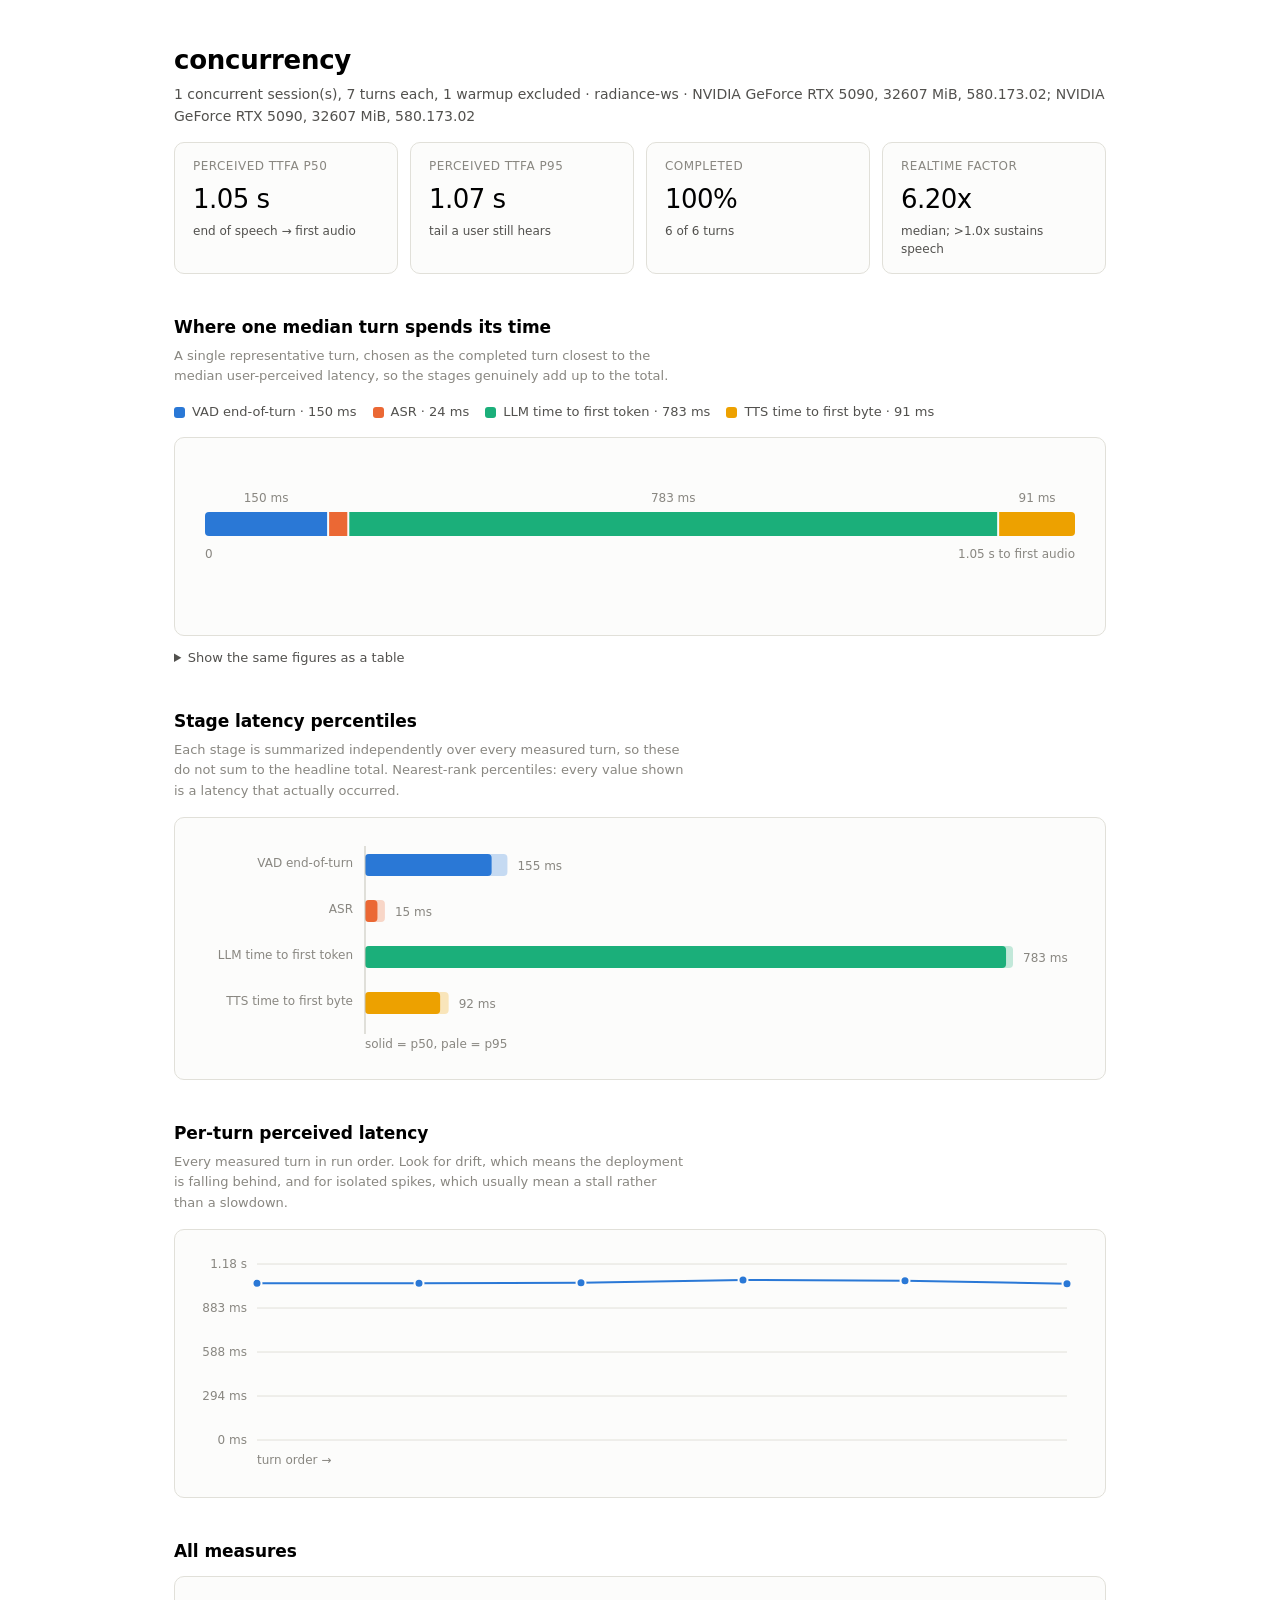
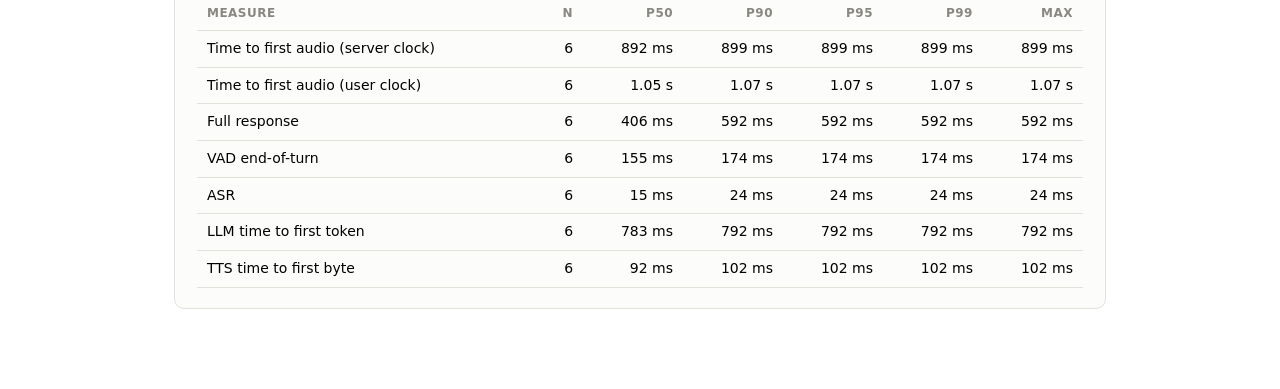
<file: results/published/sweep/sweep-c1.html>
<!DOCTYPE html>
<html lang="en">
<head>
<meta charset="utf-8">
<meta name="viewport" content="width=device-width, initial-scale=1">
<title>concurrency — dead-air</title>
<style>
  .viz-root {
    color-scheme: light;
    --surface-1: #fcfcfb;
    --page: #f9f9f7;
    --text-primary: #0b0b0b;
    --text-secondary: #52514e;
    --text-muted: #898781;
    --grid: #e1e0d9;
    --baseline: #c3c2b7;
    --series-1: #2a78d6;
    --series-2: #eb6834;
    --series-3: #1baf7a;
    --series-4: #eda100;
  }
  @media (prefers-color-scheme: dark) {
    :root:where(:not([data-theme="light"])) .viz-root {
      color-scheme: dark;
      --surface-1: #1a1a19;
      --page: #0d0d0d;
      --text-primary: #ffffff;
      --text-secondary: #c3c2b7;
      --text-muted: #898781;
      --grid: #2c2c2a;
      --baseline: #383835;
      --series-1: #3987e5;
      --series-2: #d95926;
      --series-3: #199e70;
      --series-4: #c98500;
    }
  }
  * { box-sizing: border-box; }
  body {
    margin: 0;
    background: var(--page);
    color: var(--text-primary);
    font: 15px/1.55 ui-sans-serif, system-ui, -apple-system, "Segoe UI", Roboto, sans-serif;
  }
  .wrap { max-width: 980px; margin: 0 auto; padding: 40px 24px 80px; }
  h1 { font-size: 26px; margin: 0 0 4px; letter-spacing: -0.01em; }
  h2 { font-size: 17px; margin: 40px 0 6px; letter-spacing: -0.005em; }
  .sub { color: var(--text-secondary); margin: 0 0 8px; font-size: 14px; }
  .note { color: var(--text-muted); font-size: 13px; margin: 0 0 16px; max-width: 62ch; }
  .card {
    background: var(--surface-1);
    border: 1px solid var(--grid);
    border-radius: 10px;
    padding: 20px 22px;
    margin-top: 12px;
  }
  .tiles { display: flex; flex-wrap: wrap; gap: 12px; margin-top: 14px; }
  .tile {
    background: var(--surface-1);
    border: 1px solid var(--grid);
    border-radius: 10px;
    padding: 14px 18px;
    min-width: 150px;
    flex: 1 1 150px;
  }
  .tile .k { font-size: 12px; color: var(--text-muted); text-transform: uppercase; letter-spacing: 0.04em; }
  .tile .v { font-size: 26px; font-variant-numeric: tabular-nums; margin-top: 4px; letter-spacing: -0.02em; }
  .tile .d { font-size: 12px; color: var(--text-secondary); margin-top: 2px; }
  table { border-collapse: collapse; width: 100%; font-size: 14px; }
  th, td { text-align: right; padding: 7px 10px; border-bottom: 1px solid var(--grid); }
  th:first-child, td:first-child { text-align: left; }
  th { color: var(--text-muted); font-weight: 600; font-size: 12px; text-transform: uppercase; letter-spacing: 0.04em; }
  td { font-variant-numeric: tabular-nums; }
  .legend { display: flex; flex-wrap: wrap; gap: 16px; margin: 4px 0 14px; font-size: 13px; color: var(--text-secondary); }
  .legend span { display: inline-flex; align-items: center; gap: 7px; }
  .swatch { width: 11px; height: 11px; border-radius: 3px; display: inline-block; }
  .tip {
    position: fixed; pointer-events: none; opacity: 0; transition: opacity .1s;
    background: var(--surface-1); color: var(--text-primary);
    border: 1px solid var(--baseline); border-radius: 7px;
    padding: 7px 10px; font-size: 12.5px; box-shadow: 0 4px 14px rgba(0,0,0,.14);
    font-variant-numeric: tabular-nums; z-index: 40; max-width: 260px;
  }
  svg text { font: 12px ui-sans-serif, system-ui, sans-serif; }
  .axis { fill: var(--text-muted); }
  .mark { cursor: default; }
  details { margin-top: 12px; }
  summary { cursor: pointer; color: var(--text-secondary); font-size: 13px; }
  code { font-family: ui-monospace, SFMono-Regular, Menlo, monospace; font-size: 12.5px; }
</style>
</head>
<body>
<div class="viz-root wrap">
  <h1 id="title"></h1>
  <p class="sub" id="subtitle"></p>
  <div class="tiles" id="tiles"></div>

  <h2>Where one median turn spends its time</h2>
  <p class="note">A single representative turn, chosen as the completed turn closest to the
  median user-perceived latency, so the stages genuinely add up to the total.</p>
  <div class="legend" id="budget-legend"></div>
  <div class="card"><div id="budget"></div></div>
  <details>
    <summary>Show the same figures as a table</summary>
    <div class="card"><table id="budget-table"></table></div>
  </details>

  <h2>Stage latency percentiles</h2>
  <p class="note">Each stage is summarized independently over every measured turn, so these
  do not sum to the headline total. Nearest-rank percentiles: every value shown is a
  latency that actually occurred.</p>
  <div class="card"><div id="stages"></div></div>

  <h2>Per-turn perceived latency</h2>
  <p class="note">Every measured turn in run order. Look for drift, which means the
  deployment is falling behind, and for isolated spikes, which usually mean a stall
  rather than a slowdown.</p>
  <div class="card"><div id="turns"></div></div>

  <h2>All measures</h2>
  <div class="card"><table id="table"></table></div>
</div>
<div class="tip" id="tip"></div>
<script id="payload" type="application/json">{"spec":{"name":"concurrency","concurrency":1,"turns":7,"warmup_turns":1,"interval_s":0.0,"barge_in_after_s":null,"faults":[],"notes":""},"environment":{"host":"radiance-ws","platform":"Linux-7.0.0-30-generic-x86_64-with-glibc2.39","python":"3.11.15","gpus":["NVIDIA GeForce RTX 5090, 32607 MiB, 580.173.02","NVIDIA GeForce RTX 5090, 32607 MiB, 580.173.02"]},"stats":{"total_turns":6,"completed_turns":6,"failed_turns":0,"timed_out_turns":0,"cancelled_turns":0,"completion_rate":1.0,"error_counts":{},"stages":[{"name":"vad_eou_lag","label":"VAD end-of-turn","unit":"ms","count":6,"mean":160.2,"min":149.6,"max":174.0,"percentiles":{"50":154.7,"90":174.0,"95":174.0,"99":174.0}},{"name":"asr","label":"ASR","unit":"ms","count":6,"mean":15.7,"min":10.9,"max":24.3,"percentiles":{"50":15.2,"90":24.3,"95":24.3,"99":24.3}},{"name":"llm_ttft","label":"LLM time to first token","unit":"ms","count":6,"mean":784.9,"min":779.1,"max":791.7,"percentiles":{"50":783.2,"90":791.7,"95":791.7,"99":791.7}},{"name":"tts_ttfb","label":"TTS time to first byte","unit":"ms","count":6,"mean":93.8,"min":91.4,"max":102.2,"percentiles":{"50":91.8,"90":102.2,"95":102.2,"99":102.2}}],"headline":[{"name":"ttfa","label":"Time to first audio (server clock)","unit":"ms","count":6,"mean":894.4,"min":891.3,"max":898.9,"percentiles":{"50":892.1,"90":898.9,"95":898.9,"99":898.9}},{"name":"perceived_ttfa","label":"Time to first audio (user clock)","unit":"ms","count":6,"mean":1054.6,"min":1044.8,"max":1069.8,"percentiles":{"50":1048.5,"90":1069.8,"95":1069.8,"99":1069.8}},{"name":"response_total","label":"Full response","unit":"ms","count":6,"mean":429.6,"min":331.3,"max":592.0,"percentiles":{"50":406.2,"90":592.0,"95":592.0,"99":592.0}}],"realtime_factor":{"name":"realtime_factor","label":"Realtime factor","unit":"x","count":6,"mean":6.2,"min":6.1,"max":6.4,"percentiles":{"50":6.2,"90":6.4,"95":6.4,"99":6.4}}},"budget":[{"name":"vad_eou_lag","label":"VAD end-of-turn","ms":149.57965002395213,"share":0.1426629809215758},{"name":"asr","label":"ASR","ms":24.327333085238934,"share":0.023202419949882987},{"name":"llm_ttft","label":"LLM time to first token","ms":783.173652831465,"share":0.7469591476800812},{"name":"tts_ttfb","label":"TTS time to first byte","ms":91.40194207429886,"share":0.08717545144845998}],"series_light":["#2a78d6","#eb6834","#1baf7a","#eda100"],"series_dark":["#3987e5","#d95926","#199e70","#c98500"],"turns":[{"session_id":"session_e6c167345ccf4559ad74efc9903a64d9","turn_index":1,"response_id":"resp_a36c9eac23b64b9ebff26b5884e20d0c","status":"completed","prompt":"At what temperature does water boil at sea level?","transcript":"At what temperature does water boil at sea level?","response_text":"Water boils at 100 degrees Celsius at sea level.","audio_bytes":102400,"audio_duration_ms":2133.33,"errors":[],"latency_ms":{"vad_eou_lag":155.53854196332395,"asr":12.664821930229664,"llm_ttft":787.6169111113995,"tts_ttfb":91.83332789689302,"ttfa":892.1150609385222,"perceived_ttfa":1047.6536029018462,"response_total":437.4535100068897,"barge_in":null},"realtime_factor":6.18245456299095},{"session_id":"session_e6c167345ccf4559ad74efc9903a64d9","turn_index":2,"response_id":"resp_e5abb821c21147e593b09a170574c53e","status":"completed","prompt":"How many planets are in the solar system?","transcript":"How many planets are in the solar system?","response_text":"There are eight planets in our solar system.","audio_bytes":69632,"audio_duration_ms":1450.67,"errors":[],"latency_ms":{"vad_eou_lag":149.57965002395213,"asr":24.327333085238934,"llm_ttft":783.173652831465,"tts_ttfb":91.40194207429886,"ttfa":898.9029279910028,"perceived_ttfa":1048.482578014955,"response_total":331.323673017323,"barge_in":null},"realtime_factor":6.057819957939901},{"session_id":"session_e6c167345ccf4559ad74efc9903a64d9","turn_index":3,"response_id":"resp_e25522fcdfd24c3d909fe348225dd8e9","status":"completed","prompt":"What is the tallest mountain in the world?","transcript":"What is the tallest mountain in the world?","response_text":"The tallest mountain in the world is Mount Everest.","audio_bytes":92160,"audio_duration_ms":1920.0,"errors":[],"latency_ms":{"vad_eou_lag":154.74298503249884,"asr":15.258535044267774,"llm_ttft":779.1184820234776,"tts_ttfb":102.15205093845725,"ttfa":896.5290680062026,"perceived_ttfa":1051.2720530387014,"response_total":406.2129680532962,"barge_in":null},"realtime_factor":6.324279799606908},{"session_id":"session_e6c167345ccf4559ad74efc9903a64d9","turn_index":4,"response_id":"resp_4451d42dbf764d708e850b68724b8128","status":"completed","prompt":"Which ocean is the largest?","transcript":"Which ocean is the largest?","response_text":"The Pacific Ocean is the largest ocean.","audio_bytes":74752,"audio_duration_ms":1557.33,"errors":[],"latency_ms":{"vad_eou_lag":173.99017605930567,"asr":10.89933910407126,"llm_ttft":791.6953829117119,"tts_ttfb":93.22834992781281,"ttfa":895.823071943596,"perceived_ttfa":1069.8132480029017,"response_total":342.98784495331347,"barge_in":null},"realtime_factor":6.243937425396847},{"session_id":"session_e6c167345ccf4559ad74efc9903a64d9","turn_index":5,"response_id":"resp_122acd526689431992b857ee5c5b1062","status":"completed","prompt":"Roughly how fast does light travel?","transcript":"Roughly how fast does light travel?","response_text":"Light travels at a speed of approximately 300,000 kilometers per second.","audio_bytes":153600,"audio_duration_ms":3200.0,"errors":[],"latency_ms":{"vad_eou_lag":173.81141684018075,"asr":15.157235087826848,"llm_ttft":784.7276099491864,"tts_ttfb":91.58083493821323,"ttfa":891.4656799752265,"perceived_ttfa":1065.2770968154073,"response_total":591.9506868813187,"barge_in":null},"realtime_factor":6.399389432510545},{"session_id":"session_e6c167345ccf4559ad74efc9903a64d9","turn_index":6,"response_id":"resp_ddff4b9736334adeba542fddab52b154","status":"completed","prompt":"In what year did humans first land on the moon?","transcript":"In what year did humans first land on the moon?","response_text":"Humans first landed on the moon in 1969.","audio_bytes":112640,"audio_duration_ms":2346.67,"errors":[],"latency_ms":{"vad_eou_lag":153.5376498941332,"asr":15.716139925643802,"llm_ttft":783.1709731835872,"tts_ttfb":92.40650478750467,"ttfa":891.2936178967357,"perceived_ttfa":1044.8312677908689,"response_total":467.7410169970244,"barge_in":null},"realtime_factor":6.259494613067537}]}</script>
<script>
(function () {
  const D = JSON.parse(document.getElementById("payload").textContent);
  const tip = document.getElementById("tip");
  const NS = "http://www.w3.org/2000/svg";
  const css = (name) => getComputedStyle(document.querySelector(".viz-root")).getPropertyValue(name).trim();
  const SERIES = () => [css("--series-1"), css("--series-2"), css("--series-3"), css("--series-4")];

  const fmt = (v, unit) => {
    if (v === null || v === undefined || !isFinite(v)) return "—";
    if (unit === "x") return v.toFixed(2) + "x";
    return v >= 1000 ? (v / 1000).toFixed(2) + " s" : Math.round(v) + " ms";
  };

  function el(name, attrs, text) {
    const node = document.createElementNS(NS, name);
    for (const k in attrs) node.setAttribute(k, attrs[k]);
    if (text !== undefined) node.textContent = text;
    return node;
  }

  function hover(node, htmlText) {
    node.addEventListener("mousemove", (e) => {
      tip.innerHTML = htmlText;
      tip.style.opacity = "1";
      const pad = 14;
      let x = e.clientX + pad, y = e.clientY + pad;
      const r = tip.getBoundingClientRect();
      if (x + r.width > window.innerWidth - 8) x = e.clientX - r.width - pad;
      if (y + r.height > window.innerHeight - 8) y = e.clientY - r.height - pad;
      tip.style.left = x + "px";
      tip.style.top = y + "px";
    });
    node.addEventListener("mouseleave", () => { tip.style.opacity = "0"; });
  }

  // ── Header ─────────────────────────────────────────────────────────
  document.getElementById("title").textContent = D.spec.name;
  const gpus = (D.environment.gpus || []).join("; ");
  document.getElementById("subtitle").textContent =
    D.spec.concurrency + " concurrent session(s), " + D.spec.turns + " turns each, " +
    D.spec.warmup_turns + " warmup excluded · " + (D.environment.host || "") +
    (gpus ? " · " + gpus : "");

  const byName = {};
  (D.stats.headline || []).concat(D.stats.stages || []).forEach(d => byName[d.name] = d);

  const tiles = [
    ["Perceived TTFA p50", byName.perceived_ttfa ? fmt(byName.perceived_ttfa.percentiles["50"]) : "—", "end of speech → first audio"],
    ["Perceived TTFA p95", byName.perceived_ttfa ? fmt(byName.perceived_ttfa.percentiles["95"]) : "—", "tail a user still hears"],
    ["Completed", (D.stats.completion_rate * 100).toFixed(0) + "%", D.stats.completed_turns + " of " + D.stats.total_turns + " turns"],
    ["Realtime factor", D.stats.realtime_factor ? fmt(D.stats.realtime_factor.percentiles["50"], "x") : "—", "median; >1.0x sustains speech"],
  ];
  document.getElementById("tiles").innerHTML = tiles.map(
    t => '<div class="tile"><div class="k">' + t[0] + '</div><div class="v">' + t[1] + '</div><div class="d">' + t[2] + '</div></div>'
  ).join("");

  // ── Budget: one stacked horizontal bar, direct-labelled ────────────
  function drawBudget() {
    const host = document.getElementById("budget");
    host.innerHTML = "";
    const data = D.budget || [];
    if (!data.length) { host.innerHTML = '<p class="note">No completed turn to decompose.</p>'; return; }
    const colors = SERIES();
    const W = host.clientWidth || 880, H = 150;
    const L = 8, R = 8, barY = 54, barH = 24, GAP = 2;
    const total = data.reduce((a, b) => a + b.ms, 0);
    const scale = (W - L - R) / total;

    const svg = el("svg", { width: "100%", height: H, viewBox: "0 0 " + W + " " + H });
    let x = L;
    data.forEach((d, i) => {
      const raw = d.ms * scale;
      const w = Math.max(2, raw - (i < data.length - 1 ? GAP : 0));
      // 4px rounded outer ends, square where segments meet.
      const first = i === 0, last = i === data.length - 1;
      const r = 4;
      const path = first || last
        ? roundedSide(x, barY, w, barH, r, first, last)
        : rectPath(x, barY, w, barH);
      const mark = el("path", { d: path, fill: colors[i % 4], class: "mark" });
      hover(mark, "<b>" + d.label + "</b><br>" + fmt(d.ms) + " · " + Math.round(d.share * 100) + "% of " + fmt(total));
      svg.appendChild(mark);

      if (raw > 46) {
        svg.appendChild(el("text", {
          x: x + w / 2, y: barY - 10, "text-anchor": "middle", class: "axis"
        }, fmt(d.ms)));
      }
      x += raw;
    });
    svg.appendChild(el("text", { x: L, y: barY + barH + 22, class: "axis" }, "0"));
    svg.appendChild(el("text", { x: W - R, y: barY + barH + 22, "text-anchor": "end", class: "axis" },
      fmt(total) + " to first audio"));
    host.appendChild(svg);

    document.getElementById("budget-legend").innerHTML = data.map(
      (d, i) => '<span><i class="swatch" style="background:' + colors[i % 4] + '"></i>' + d.label + " · " + fmt(d.ms) + "</span>"
    ).join("");

    document.getElementById("budget-table").innerHTML =
      "<tr><th>Stage</th><th>Time</th><th>Share</th></tr>" +
      data.map(d => "<tr><td>" + d.label + "</td><td>" + fmt(d.ms) + "</td><td>" + Math.round(d.share * 100) + "%</td></tr>").join("") +
      "<tr><td><b>Total</b></td><td><b>" + fmt(total) + "</b></td><td></td></tr>";
  }

  function rectPath(x, y, w, h) {
    return "M" + x + "," + y + "h" + w + "v" + h + "h" + (-w) + "z";
  }
  function roundedSide(x, y, w, h, r, left, right) {
    r = Math.min(r, w / 2, h / 2);
    const rl = left ? r : 0, rr = right ? r : 0;
    return "M" + (x + rl) + "," + y +
      "h" + (w - rl - rr) +
      (rr ? "a" + rr + "," + rr + " 0 0 1 " + rr + "," + rr : "") +
      "v" + (h - 2 * rr) +
      (rr ? "a" + rr + "," + rr + " 0 0 1 " + (-rr) + "," + rr : "") +
      "h" + (-(w - rl - rr)) +
      (rl ? "a" + rl + "," + rl + " 0 0 1 " + (-rl) + "," + (-rl) : "") +
      "v" + (-(h - 2 * rl)) +
      (rl ? "a" + rl + "," + rl + " 0 0 1 " + rl + "," + (-rl) : "") + "z";
  }

  // ── Stage percentiles: grouped horizontal bars ─────────────────────
  function drawStages() {
    const host = document.getElementById("stages");
    host.innerHTML = "";
    const rows = D.stats.stages || [];
    if (!rows.length) { host.innerHTML = '<p class="note">No stage data.</p>'; return; }
    const colors = SERIES();
    const W = host.clientWidth || 880;
    const rowH = 46, L = 168, R = 70, H = rows.length * rowH + 30;
    const max = Math.max.apply(null, rows.map(r => r.percentiles["95"]));
    const scale = (W - L - R) / (max || 1);
    const svg = el("svg", { width: "100%", height: H, viewBox: "0 0 " + W + " " + H });

    rows.forEach((row, i) => {
      const y = i * rowH + 12;
      svg.appendChild(el("text", { x: L - 12, y: y + 17, "text-anchor": "end", class: "axis" }, row.label));
      const p50 = row.percentiles["50"] * scale;
      const p95 = row.percentiles["95"] * scale;
      // p95 sits behind p50 as a lighter extent; p50 is the solid mark.
      const back = el("path", { d: roundedSide(L, y + 4, Math.max(2, p95), 22, 4, true, true), fill: colors[i % 4], opacity: "0.26", class: "mark" });
      hover(back, "<b>" + row.label + " p95</b><br>" + fmt(row.percentiles["95"], row.unit));
      svg.appendChild(back);
      const front = el("path", { d: roundedSide(L, y + 4, Math.max(2, p50), 22, 4, true, true), fill: colors[i % 4], class: "mark" });
      hover(front, "<b>" + row.label + "</b><br>p50 " + fmt(row.percentiles["50"], row.unit) +
        "<br>p90 " + fmt(row.percentiles["90"], row.unit) +
        "<br>p95 " + fmt(row.percentiles["95"], row.unit) +
        "<br>n = " + row.count);
      svg.appendChild(front);
      svg.appendChild(el("text", { x: L + Math.max(p95, p50) + 10, y: y + 20, class: "axis" }, fmt(row.percentiles["50"], row.unit)));
    });
    svg.appendChild(el("line", { x1: L, y1: 8, x2: L, y2: H - 18, stroke: css("--baseline"), "stroke-width": "1" }));
    svg.appendChild(el("text", { x: L, y: H - 4, class: "axis" }, "solid = p50, pale = p95"));
    host.appendChild(svg);
  }

  // ── Per-turn line ──────────────────────────────────────────────────
  function drawTurns() {
    const host = document.getElementById("turns");
    host.innerHTML = "";
    const pts = (D.turns || []).map((t, i) => ({ i: i, v: t.latency_ms.perceived_ttfa, t: t }))
      .filter(p => p.v !== null && p.v !== undefined);
    if (pts.length < 2) { host.innerHTML = '<p class="note">Not enough completed turns to plot.</p>'; return; }
    const W = host.clientWidth || 880, H = 220, L = 60, R = 16, T = 14, B = 30;
    const max = Math.max.apply(null, pts.map(p => p.v)) * 1.1;
    const xs = (i) => L + (W - L - R) * (i / Math.max(1, pts.length - 1));
    const ys = (v) => T + (H - T - B) * (1 - v / max);
    const svg = el("svg", { width: "100%", height: H, viewBox: "0 0 " + W + " " + H });

    for (let g = 0; g <= 4; g++) {
      const v = max * g / 4, y = ys(v);
      svg.appendChild(el("line", { x1: L, y1: y, x2: W - R, y2: y, stroke: css("--grid"), "stroke-width": "1" }));
      svg.appendChild(el("text", { x: L - 10, y: y + 4, "text-anchor": "end", class: "axis" }, fmt(v)));
    }
    const d = pts.map((p, i) => (i ? "L" : "M") + xs(p.i) + "," + ys(p.v)).join("");
    svg.appendChild(el("path", { d: d, fill: "none", stroke: SERIES()[0], "stroke-width": "2", "stroke-linejoin": "round", "stroke-linecap": "round" }));
    pts.forEach(p => {
      const c = el("circle", { cx: xs(p.i), cy: ys(p.v), r: "4.5", fill: SERIES()[0], stroke: css("--surface-1"), "stroke-width": "2", class: "mark" });
      hover(c, "<b>Turn " + (p.i + 1) + "</b><br>perceived " + fmt(p.v) +
        "<br>ASR " + fmt(p.t.latency_ms.asr) +
        "<br>LLM " + fmt(p.t.latency_ms.llm_ttft) +
        "<br>TTS " + fmt(p.t.latency_ms.tts_ttfb));
      svg.appendChild(c);
    });
    svg.appendChild(el("text", { x: L, y: H - 6, class: "axis" }, "turn order →"));
    host.appendChild(svg);
  }

  // ── Table ──────────────────────────────────────────────────────────
  const all = (D.stats.headline || []).concat(D.stats.stages || []);
  document.getElementById("table").innerHTML =
    "<tr><th>Measure</th><th>n</th><th>p50</th><th>p90</th><th>p95</th><th>p99</th><th>max</th></tr>" +
    all.map(d => "<tr><td>" + d.label + "</td><td>" + d.count + "</td>" +
      ["50", "90", "95", "99"].map(q => "<td>" + fmt(d.percentiles[q], d.unit) + "</td>").join("") +
      "<td>" + fmt(d.max, d.unit) + "</td></tr>").join("");

  function drawAll() { drawBudget(); drawStages(); drawTurns(); }
  drawAll();
  let resizeTimer;
  window.addEventListener("resize", () => { clearTimeout(resizeTimer); resizeTimer = setTimeout(drawAll, 120); });
  if (window.matchMedia) {
    window.matchMedia("(prefers-color-scheme: dark)").addEventListener("change", drawAll);
  }
})();
</script>
</body>
</html>
</file>
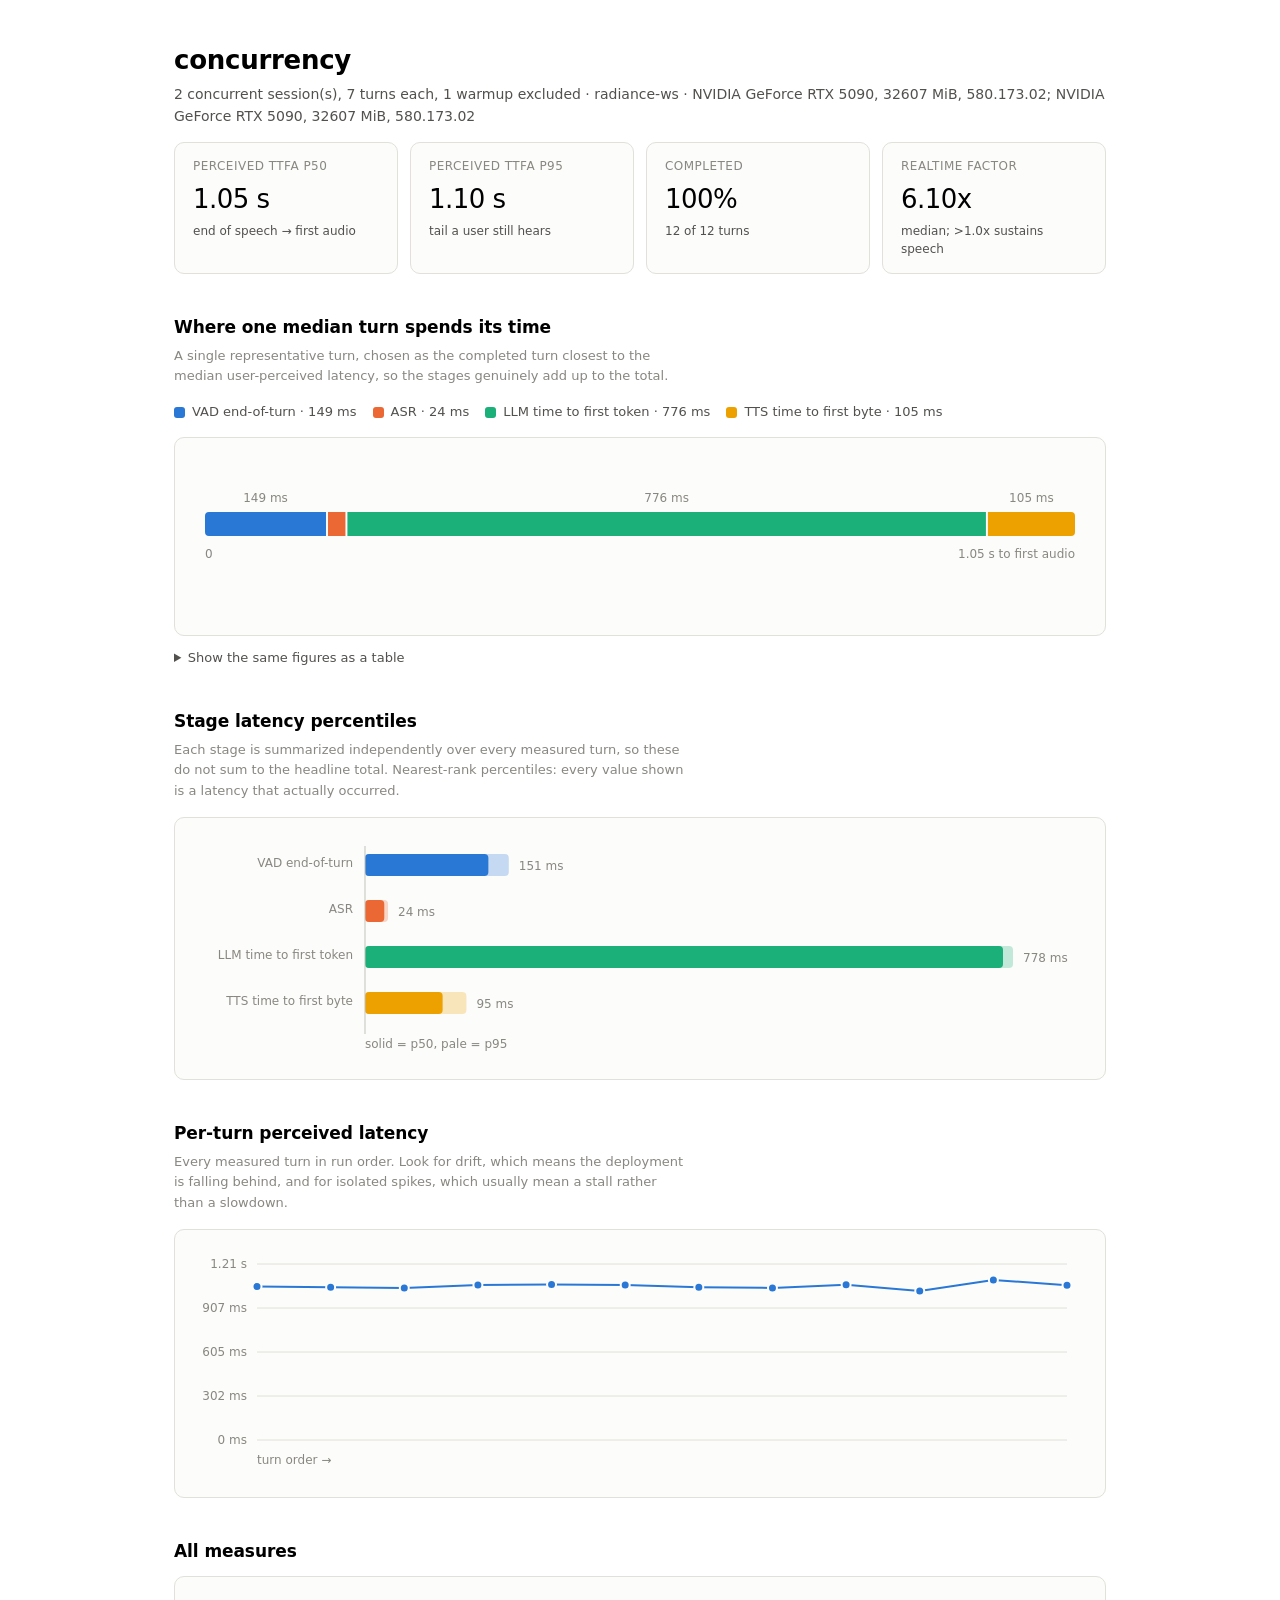
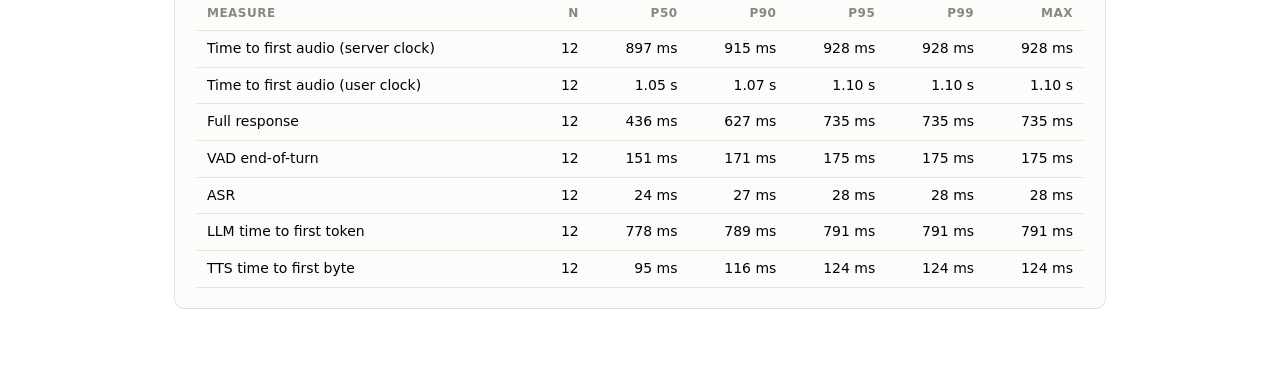
<file: results/published/sweep/sweep-c2.html>
<!DOCTYPE html>
<html lang="en">
<head>
<meta charset="utf-8">
<meta name="viewport" content="width=device-width, initial-scale=1">
<title>concurrency — dead-air</title>
<style>
  .viz-root {
    color-scheme: light;
    --surface-1: #fcfcfb;
    --page: #f9f9f7;
    --text-primary: #0b0b0b;
    --text-secondary: #52514e;
    --text-muted: #898781;
    --grid: #e1e0d9;
    --baseline: #c3c2b7;
    --series-1: #2a78d6;
    --series-2: #eb6834;
    --series-3: #1baf7a;
    --series-4: #eda100;
  }
  @media (prefers-color-scheme: dark) {
    :root:where(:not([data-theme="light"])) .viz-root {
      color-scheme: dark;
      --surface-1: #1a1a19;
      --page: #0d0d0d;
      --text-primary: #ffffff;
      --text-secondary: #c3c2b7;
      --text-muted: #898781;
      --grid: #2c2c2a;
      --baseline: #383835;
      --series-1: #3987e5;
      --series-2: #d95926;
      --series-3: #199e70;
      --series-4: #c98500;
    }
  }
  * { box-sizing: border-box; }
  body {
    margin: 0;
    background: var(--page);
    color: var(--text-primary);
    font: 15px/1.55 ui-sans-serif, system-ui, -apple-system, "Segoe UI", Roboto, sans-serif;
  }
  .wrap { max-width: 980px; margin: 0 auto; padding: 40px 24px 80px; }
  h1 { font-size: 26px; margin: 0 0 4px; letter-spacing: -0.01em; }
  h2 { font-size: 17px; margin: 40px 0 6px; letter-spacing: -0.005em; }
  .sub { color: var(--text-secondary); margin: 0 0 8px; font-size: 14px; }
  .note { color: var(--text-muted); font-size: 13px; margin: 0 0 16px; max-width: 62ch; }
  .card {
    background: var(--surface-1);
    border: 1px solid var(--grid);
    border-radius: 10px;
    padding: 20px 22px;
    margin-top: 12px;
  }
  .tiles { display: flex; flex-wrap: wrap; gap: 12px; margin-top: 14px; }
  .tile {
    background: var(--surface-1);
    border: 1px solid var(--grid);
    border-radius: 10px;
    padding: 14px 18px;
    min-width: 150px;
    flex: 1 1 150px;
  }
  .tile .k { font-size: 12px; color: var(--text-muted); text-transform: uppercase; letter-spacing: 0.04em; }
  .tile .v { font-size: 26px; font-variant-numeric: tabular-nums; margin-top: 4px; letter-spacing: -0.02em; }
  .tile .d { font-size: 12px; color: var(--text-secondary); margin-top: 2px; }
  table { border-collapse: collapse; width: 100%; font-size: 14px; }
  th, td { text-align: right; padding: 7px 10px; border-bottom: 1px solid var(--grid); }
  th:first-child, td:first-child { text-align: left; }
  th { color: var(--text-muted); font-weight: 600; font-size: 12px; text-transform: uppercase; letter-spacing: 0.04em; }
  td { font-variant-numeric: tabular-nums; }
  .legend { display: flex; flex-wrap: wrap; gap: 16px; margin: 4px 0 14px; font-size: 13px; color: var(--text-secondary); }
  .legend span { display: inline-flex; align-items: center; gap: 7px; }
  .swatch { width: 11px; height: 11px; border-radius: 3px; display: inline-block; }
  .tip {
    position: fixed; pointer-events: none; opacity: 0; transition: opacity .1s;
    background: var(--surface-1); color: var(--text-primary);
    border: 1px solid var(--baseline); border-radius: 7px;
    padding: 7px 10px; font-size: 12.5px; box-shadow: 0 4px 14px rgba(0,0,0,.14);
    font-variant-numeric: tabular-nums; z-index: 40; max-width: 260px;
  }
  svg text { font: 12px ui-sans-serif, system-ui, sans-serif; }
  .axis { fill: var(--text-muted); }
  .mark { cursor: default; }
  details { margin-top: 12px; }
  summary { cursor: pointer; color: var(--text-secondary); font-size: 13px; }
  code { font-family: ui-monospace, SFMono-Regular, Menlo, monospace; font-size: 12.5px; }
</style>
</head>
<body>
<div class="viz-root wrap">
  <h1 id="title"></h1>
  <p class="sub" id="subtitle"></p>
  <div class="tiles" id="tiles"></div>

  <h2>Where one median turn spends its time</h2>
  <p class="note">A single representative turn, chosen as the completed turn closest to the
  median user-perceived latency, so the stages genuinely add up to the total.</p>
  <div class="legend" id="budget-legend"></div>
  <div class="card"><div id="budget"></div></div>
  <details>
    <summary>Show the same figures as a table</summary>
    <div class="card"><table id="budget-table"></table></div>
  </details>

  <h2>Stage latency percentiles</h2>
  <p class="note">Each stage is summarized independently over every measured turn, so these
  do not sum to the headline total. Nearest-rank percentiles: every value shown is a
  latency that actually occurred.</p>
  <div class="card"><div id="stages"></div></div>

  <h2>Per-turn perceived latency</h2>
  <p class="note">Every measured turn in run order. Look for drift, which means the
  deployment is falling behind, and for isolated spikes, which usually mean a stall
  rather than a slowdown.</p>
  <div class="card"><div id="turns"></div></div>

  <h2>All measures</h2>
  <div class="card"><table id="table"></table></div>
</div>
<div class="tip" id="tip"></div>
<script id="payload" type="application/json">{"spec":{"name":"concurrency","concurrency":2,"turns":7,"warmup_turns":1,"interval_s":0.0,"barge_in_after_s":null,"faults":[],"notes":""},"environment":{"host":"radiance-ws","platform":"Linux-7.0.0-30-generic-x86_64-with-glibc2.39","python":"3.11.15","gpus":["NVIDIA GeForce RTX 5090, 32607 MiB, 580.173.02","NVIDIA GeForce RTX 5090, 32607 MiB, 580.173.02"]},"stats":{"total_turns":12,"completed_turns":12,"failed_turns":0,"timed_out_turns":0,"cancelled_turns":0,"completion_rate":1.0,"error_counts":{},"stages":[{"name":"vad_eou_lag","label":"VAD end-of-turn","unit":"ms","count":12,"mean":156.7,"min":130.9,"max":175.4,"percentiles":{"50":150.5,"90":171.3,"95":175.4,"99":175.4}},{"name":"asr","label":"ASR","unit":"ms","count":12,"mean":21.0,"min":10.3,"max":28.1,"percentiles":{"50":23.5,"90":26.7,"95":28.1,"99":28.1}},{"name":"llm_ttft","label":"LLM time to first token","unit":"ms","count":12,"mean":780.8,"min":775.9,"max":790.5,"percentiles":{"50":778.3,"90":789.0,"95":790.5,"99":790.5}},{"name":"tts_ttfb","label":"TTS time to first byte","unit":"ms","count":12,"mean":99.3,"min":92.2,"max":123.7,"percentiles":{"50":94.7,"90":115.9,"95":123.7,"99":123.7}}],"headline":[{"name":"ttfa","label":"Time to first audio (server clock)","unit":"ms","count":12,"mean":901.2,"min":888.4,"max":928.1,"percentiles":{"50":897.3,"90":915.1,"95":928.1,"99":928.1}},{"name":"perceived_ttfa","label":"Time to first audio (user clock)","unit":"ms","count":12,"mean":1057.8,"min":1023.5,"max":1099.3,"percentiles":{"50":1053.9,"90":1068.1,"95":1099.3,"99":1099.3}},{"name":"response_total","label":"Full response","unit":"ms","count":12,"mean":470.5,"min":315.6,"max":735.0,"percentiles":{"50":436.3,"90":627.3,"95":735.0,"99":735.0}}],"realtime_factor":{"name":"realtime_factor","label":"Realtime factor","unit":"x","count":12,"mean":6.0,"min":4.6,"max":6.4,"percentiles":{"50":6.1,"90":6.2,"95":6.4,"99":6.4}}},"budget":[{"name":"vad_eou_lag","label":"VAD end-of-turn","ms":149.03248194605112,"share":0.14140761061844231},{"name":"asr","label":"ASR","ms":23.505669087171555,"share":0.022303060770389217},{"name":"llm_ttft","label":"LLM time to first token","ms":775.8928739931434,"share":0.7361962706020257},{"name":"tts_ttfb","label":"TTS time to first byte","ms":105.49019812606275,"share":0.10009305800914275}],"series_light":["#2a78d6","#eb6834","#1baf7a","#eda100"],"series_dark":["#3987e5","#d95926","#199e70","#c98500"],"turns":[{"session_id":"session_198fcf413c244e48941c17a9bd668551","turn_index":1,"response_id":"resp_7ef8f6cbae8745ada750d7b76ecc6ac9","status":"completed","prompt":"At what temperature does water boil at sea level?","transcript":"At what temperature does water boil at sea level?","response_text":"Water boils at one hundred degrees Celsius at sea level.","audio_bytes":102400,"audio_duration_ms":2133.33,"errors":[],"latency_ms":{"vad_eou_lag":149.03248194605112,"asr":23.505669087171555,"llm_ttft":775.8928739931434,"tts_ttfb":105.49019812606275,"ttfa":904.8887412063777,"perceived_ttfa":1053.9212231524289,"response_total":453.33961001597345,"barge_in":null},"realtime_factor":6.143993531348364},{"session_id":"session_198fcf413c244e48941c17a9bd668551","turn_index":2,"response_id":"resp_17f94942d2bc4421bb47c997b5ea7992","status":"completed","prompt":"How many planets are in the solar system?","transcript":"How many planets are in the solar system?","response_text":"There are eight planets in our solar system.","audio_bytes":71680,"audio_duration_ms":1493.33,"errors":[],"latency_ms":{"vad_eou_lag":147.77704188600183,"asr":23.817755049094558,"llm_ttft":781.5269129350781,"tts_ttfb":95.64695809967816,"ttfa":900.9916260838509,"perceived_ttfa":1048.7686679698527,"response_total":339.14288599044085,"barge_in":null},"realtime_factor":6.145148412771763},{"session_id":"session_198fcf413c244e48941c17a9bd668551","turn_index":3,"response_id":"resp_49ab5b9402a542679cae16e3b6e15cc7","status":"completed","prompt":"What is the tallest mountain in the world?","transcript":"What is the tallest mountain in the world?","response_text":"The tallest mountain in the world is Mount Everest.","audio_bytes":92160,"audio_duration_ms":1920.0,"errors":[],"latency_ms":{"vad_eou_lag":147.43559388443828,"asr":25.163652142509818,"llm_ttft":776.3205638621002,"tts_ttfb":94.67526595108211,"ttfa":896.1594819556922,"perceived_ttfa":1043.5950758401304,"response_total":406.3785991165787,"barge_in":null},"realtime_factor":6.167363984938441},{"session_id":"session_198fcf413c244e48941c17a9bd668551","turn_index":4,"response_id":"resp_f6b6c522d34647a3a0fac86815203b8d","status":"completed","prompt":"Which ocean is the largest?","transcript":"Which ocean is the largest?","response_text":"The Pacific Ocean is the largest ocean.","audio_bytes":69632,"audio_duration_ms":1450.67,"errors":[],"latency_ms":{"vad_eou_lag":168.1652581319213,"asr":26.661735959351063,"llm_ttft":775.9213480167091,"tts_ttfb":94.75338482297957,"ttfa":897.3364687990397,"perceived_ttfa":1065.501726930961,"response_total":327.32848008163273,"barge_in":null},"realtime_factor":6.24721692285042},{"session_id":"session_198fcf413c244e48941c17a9bd668551","turn_index":5,"response_id":"resp_c9bd746f6601481eb19750570bcbec78","status":"completed","prompt":"Roughly how fast does light travel?","transcript":"Roughly how fast does light travel?","response_text":"Light travels at approximately three hundred thousand kilometers per second.","audio_bytes":128000,"audio_duration_ms":2666.67,"errors":[],"latency_ms":{"vad_eou_lag":170.78795889392495,"asr":14.636429026722908,"llm_ttft":790.4555969871581,"tts_ttfb":92.19600912183523,"ttfa":897.2880351357162,"perceived_ttfa":1068.0759940296412,"response_total":627.3198779672384,"barge_in":null},"realtime_factor":4.988163912665011},{"session_id":"session_198fcf413c244e48941c17a9bd668551","turn_index":6,"response_id":"resp_404c7a051c4146df835d616f7852ad1c","status":"completed","prompt":"In what year did humans first land on the moon?","transcript":"In what year did humans first land on the moon?","response_text":"Humans first landed on the moon in 1969.","audio_bytes":102400,"audio_duration_ms":2133.33,"errors":[],"latency_ms":{"vad_eou_lag":150.49475617706776,"asr":20.889783976599574,"llm_ttft":778.2816688995808,"tts_ttfb":115.88252312503755,"ttfa":915.053976001218,"perceived_ttfa":1065.5487321782857,"response_total":460.49247216433287,"barge_in":null},"realtime_factor":6.197535628547572},{"session_id":"session_9da4e1d9cded49399396992261891cb1","turn_index":1,"response_id":"resp_0385126f49384539a31178af12f89708","status":"completed","prompt":"In what year did humans first land on the moon?","transcript":"In what year did humans first land on the moon?","response_text":"I'll find that date for you right away.<|tool_call>call:google_search{queries:[<|\"|>year humans first landed on the moon<|\"|>]}<tool_call|>","audio_bytes":197632,"audio_duration_ms":4117.33,"errors":[],"latency_ms":{"vad_eou_lag":151.18626016192138,"asr":24.868894834071398,"llm_ttft":779.4373950455338,"tts_ttfb":94.68768909573555,"ttfa":898.9939789753407,"perceived_ttfa":1050.180239137262,"response_total":735.0434178952128,"barge_in":null},"realtime_factor":6.433507710712204},{"session_id":"session_9da4e1d9cded49399396992261891cb1","turn_index":2,"response_id":"resp_01dcf9cf541346b8b2716e2cf4d6330a","status":"completed","prompt":"What do bees make besides honey?","transcript":"What do bees make besides honey?","response_text":"Bees also make things like beeswax, propolis, and royal jelly.","audio_bytes":141312,"audio_duration_ms":2944.0,"errors":[],"latency_ms":{"vad_eou_lag":146.33342693559825,"asr":23.778466042131186,"llm_ttft":780.4652829654515,"tts_ttfb":94.1240529064089,"ttfa":898.3678019139916,"perceived_ttfa":1044.7012288495898,"response_total":567.8484640084207,"barge_in":null},"realtime_factor":6.220936877057102},{"session_id":"session_9da4e1d9cded49399396992261891cb1","turn_index":3,"response_id":"resp_5c3ffcd73e214634acd660110d00c458","status":"completed","prompt":"How many degrees are in a triangle?","transcript":"How many degrees are in a triangle?","response_text":"There are always one hundred eighty degrees in a triangle.","audio_bytes":92160,"audio_duration_ms":1920.0,"errors":[],"latency_ms":{"vad_eou_lag":171.2358791846782,"asr":14.003186021000147,"llm_ttft":788.9744718559086,"tts_ttfb":92.86264493130147,"ttfa":895.8403028082103,"perceived_ttfa":1067.0761819928885,"response_total":402.1256410051137,"barge_in":null},"realtime_factor":6.217477612629504},{"session_id":"session_9da4e1d9cded49399396992261891cb1","turn_index":4,"response_id":"resp_1917f0e94fe542398046e7fdcf656fb6","status":"completed","prompt":"How many continents are there?","transcript":"How many continents are there?","response_text":"There are generally considered to be seven continents.","audio_bytes":97280,"audio_duration_ms":2026.67,"errors":[],"latency_ms":{"vad_eou_lag":130.93037204816937,"asr":10.32551284879446,"llm_ttft":788.4225700981915,"tts_ttfb":93.7953230459243,"ttfa":892.5434059929103,"perceived_ttfa":1023.4737780410796,"response_total":436.314363963902,"barge_in":null},"realtime_factor":5.924273454618098},{"session_id":"session_9da4e1d9cded49399396992261891cb1","turn_index":5,"response_id":"resp_3d662b4d0dd84a4685a629ff7a04e4dc","status":"completed","prompt":"What does DNA stand for?","transcript":"What does DNA stand for?","response_text":"DNA stands for deoxyribonucleic acid.","audio_bytes":100352,"audio_duration_ms":2090.67,"errors":[],"latency_ms":{"vad_eou_lag":171.28652497194707,"asr":28.063700068742037,"llm_ttft":776.3180430047214,"tts_ttfb":123.67426394484937,"ttfa":928.0560070183128,"perceived_ttfa":1099.3425319902599,"response_total":575.4115539602935,"barge_in":null},"realtime_factor":4.632017490277308},{"session_id":"session_9da4e1d9cded49399396992261891cb1","turn_index":6,"response_id":"resp_92d91810420e4b5c8f7c8ce9886bc834","status":"completed","prompt":"What colour do you get when you mix red and blue?","transcript":"What color do you get when you mix red and blue?","response_text":"Mixing red and blue results in purple.","audio_bytes":64512,"audio_duration_ms":1344.0,"errors":[],"latency_ms":{"vad_eou_lag":175.40819896385074,"asr":16.106762923300266,"llm_ttft":778.0755029525608,"tts_ttfb":94.2307161167264,"ttfa":888.4129819925874,"perceived_ttfa":1063.8211809564382,"response_total":315.5648789834231,"barge_in":null},"realtime_factor":6.087021613324023}]}</script>
<script>
(function () {
  const D = JSON.parse(document.getElementById("payload").textContent);
  const tip = document.getElementById("tip");
  const NS = "http://www.w3.org/2000/svg";
  const css = (name) => getComputedStyle(document.querySelector(".viz-root")).getPropertyValue(name).trim();
  const SERIES = () => [css("--series-1"), css("--series-2"), css("--series-3"), css("--series-4")];

  const fmt = (v, unit) => {
    if (v === null || v === undefined || !isFinite(v)) return "—";
    if (unit === "x") return v.toFixed(2) + "x";
    return v >= 1000 ? (v / 1000).toFixed(2) + " s" : Math.round(v) + " ms";
  };

  function el(name, attrs, text) {
    const node = document.createElementNS(NS, name);
    for (const k in attrs) node.setAttribute(k, attrs[k]);
    if (text !== undefined) node.textContent = text;
    return node;
  }

  function hover(node, htmlText) {
    node.addEventListener("mousemove", (e) => {
      tip.innerHTML = htmlText;
      tip.style.opacity = "1";
      const pad = 14;
      let x = e.clientX + pad, y = e.clientY + pad;
      const r = tip.getBoundingClientRect();
      if (x + r.width > window.innerWidth - 8) x = e.clientX - r.width - pad;
      if (y + r.height > window.innerHeight - 8) y = e.clientY - r.height - pad;
      tip.style.left = x + "px";
      tip.style.top = y + "px";
    });
    node.addEventListener("mouseleave", () => { tip.style.opacity = "0"; });
  }

  // ── Header ─────────────────────────────────────────────────────────
  document.getElementById("title").textContent = D.spec.name;
  const gpus = (D.environment.gpus || []).join("; ");
  document.getElementById("subtitle").textContent =
    D.spec.concurrency + " concurrent session(s), " + D.spec.turns + " turns each, " +
    D.spec.warmup_turns + " warmup excluded · " + (D.environment.host || "") +
    (gpus ? " · " + gpus : "");

  const byName = {};
  (D.stats.headline || []).concat(D.stats.stages || []).forEach(d => byName[d.name] = d);

  const tiles = [
    ["Perceived TTFA p50", byName.perceived_ttfa ? fmt(byName.perceived_ttfa.percentiles["50"]) : "—", "end of speech → first audio"],
    ["Perceived TTFA p95", byName.perceived_ttfa ? fmt(byName.perceived_ttfa.percentiles["95"]) : "—", "tail a user still hears"],
    ["Completed", (D.stats.completion_rate * 100).toFixed(0) + "%", D.stats.completed_turns + " of " + D.stats.total_turns + " turns"],
    ["Realtime factor", D.stats.realtime_factor ? fmt(D.stats.realtime_factor.percentiles["50"], "x") : "—", "median; >1.0x sustains speech"],
  ];
  document.getElementById("tiles").innerHTML = tiles.map(
    t => '<div class="tile"><div class="k">' + t[0] + '</div><div class="v">' + t[1] + '</div><div class="d">' + t[2] + '</div></div>'
  ).join("");

  // ── Budget: one stacked horizontal bar, direct-labelled ────────────
  function drawBudget() {
    const host = document.getElementById("budget");
    host.innerHTML = "";
    const data = D.budget || [];
    if (!data.length) { host.innerHTML = '<p class="note">No completed turn to decompose.</p>'; return; }
    const colors = SERIES();
    const W = host.clientWidth || 880, H = 150;
    const L = 8, R = 8, barY = 54, barH = 24, GAP = 2;
    const total = data.reduce((a, b) => a + b.ms, 0);
    const scale = (W - L - R) / total;

    const svg = el("svg", { width: "100%", height: H, viewBox: "0 0 " + W + " " + H });
    let x = L;
    data.forEach((d, i) => {
      const raw = d.ms * scale;
      const w = Math.max(2, raw - (i < data.length - 1 ? GAP : 0));
      // 4px rounded outer ends, square where segments meet.
      const first = i === 0, last = i === data.length - 1;
      const r = 4;
      const path = first || last
        ? roundedSide(x, barY, w, barH, r, first, last)
        : rectPath(x, barY, w, barH);
      const mark = el("path", { d: path, fill: colors[i % 4], class: "mark" });
      hover(mark, "<b>" + d.label + "</b><br>" + fmt(d.ms) + " · " + Math.round(d.share * 100) + "% of " + fmt(total));
      svg.appendChild(mark);

      if (raw > 46) {
        svg.appendChild(el("text", {
          x: x + w / 2, y: barY - 10, "text-anchor": "middle", class: "axis"
        }, fmt(d.ms)));
      }
      x += raw;
    });
    svg.appendChild(el("text", { x: L, y: barY + barH + 22, class: "axis" }, "0"));
    svg.appendChild(el("text", { x: W - R, y: barY + barH + 22, "text-anchor": "end", class: "axis" },
      fmt(total) + " to first audio"));
    host.appendChild(svg);

    document.getElementById("budget-legend").innerHTML = data.map(
      (d, i) => '<span><i class="swatch" style="background:' + colors[i % 4] + '"></i>' + d.label + " · " + fmt(d.ms) + "</span>"
    ).join("");

    document.getElementById("budget-table").innerHTML =
      "<tr><th>Stage</th><th>Time</th><th>Share</th></tr>" +
      data.map(d => "<tr><td>" + d.label + "</td><td>" + fmt(d.ms) + "</td><td>" + Math.round(d.share * 100) + "%</td></tr>").join("") +
      "<tr><td><b>Total</b></td><td><b>" + fmt(total) + "</b></td><td></td></tr>";
  }

  function rectPath(x, y, w, h) {
    return "M" + x + "," + y + "h" + w + "v" + h + "h" + (-w) + "z";
  }
  function roundedSide(x, y, w, h, r, left, right) {
    r = Math.min(r, w / 2, h / 2);
    const rl = left ? r : 0, rr = right ? r : 0;
    return "M" + (x + rl) + "," + y +
      "h" + (w - rl - rr) +
      (rr ? "a" + rr + "," + rr + " 0 0 1 " + rr + "," + rr : "") +
      "v" + (h - 2 * rr) +
      (rr ? "a" + rr + "," + rr + " 0 0 1 " + (-rr) + "," + rr : "") +
      "h" + (-(w - rl - rr)) +
      (rl ? "a" + rl + "," + rl + " 0 0 1 " + (-rl) + "," + (-rl) : "") +
      "v" + (-(h - 2 * rl)) +
      (rl ? "a" + rl + "," + rl + " 0 0 1 " + rl + "," + (-rl) : "") + "z";
  }

  // ── Stage percentiles: grouped horizontal bars ─────────────────────
  function drawStages() {
    const host = document.getElementById("stages");
    host.innerHTML = "";
    const rows = D.stats.stages || [];
    if (!rows.length) { host.innerHTML = '<p class="note">No stage data.</p>'; return; }
    const colors = SERIES();
    const W = host.clientWidth || 880;
    const rowH = 46, L = 168, R = 70, H = rows.length * rowH + 30;
    const max = Math.max.apply(null, rows.map(r => r.percentiles["95"]));
    const scale = (W - L - R) / (max || 1);
    const svg = el("svg", { width: "100%", height: H, viewBox: "0 0 " + W + " " + H });

    rows.forEach((row, i) => {
      const y = i * rowH + 12;
      svg.appendChild(el("text", { x: L - 12, y: y + 17, "text-anchor": "end", class: "axis" }, row.label));
      const p50 = row.percentiles["50"] * scale;
      const p95 = row.percentiles["95"] * scale;
      // p95 sits behind p50 as a lighter extent; p50 is the solid mark.
      const back = el("path", { d: roundedSide(L, y + 4, Math.max(2, p95), 22, 4, true, true), fill: colors[i % 4], opacity: "0.26", class: "mark" });
      hover(back, "<b>" + row.label + " p95</b><br>" + fmt(row.percentiles["95"], row.unit));
      svg.appendChild(back);
      const front = el("path", { d: roundedSide(L, y + 4, Math.max(2, p50), 22, 4, true, true), fill: colors[i % 4], class: "mark" });
      hover(front, "<b>" + row.label + "</b><br>p50 " + fmt(row.percentiles["50"], row.unit) +
        "<br>p90 " + fmt(row.percentiles["90"], row.unit) +
        "<br>p95 " + fmt(row.percentiles["95"], row.unit) +
        "<br>n = " + row.count);
      svg.appendChild(front);
      svg.appendChild(el("text", { x: L + Math.max(p95, p50) + 10, y: y + 20, class: "axis" }, fmt(row.percentiles["50"], row.unit)));
    });
    svg.appendChild(el("line", { x1: L, y1: 8, x2: L, y2: H - 18, stroke: css("--baseline"), "stroke-width": "1" }));
    svg.appendChild(el("text", { x: L, y: H - 4, class: "axis" }, "solid = p50, pale = p95"));
    host.appendChild(svg);
  }

  // ── Per-turn line ──────────────────────────────────────────────────
  function drawTurns() {
    const host = document.getElementById("turns");
    host.innerHTML = "";
    const pts = (D.turns || []).map((t, i) => ({ i: i, v: t.latency_ms.perceived_ttfa, t: t }))
      .filter(p => p.v !== null && p.v !== undefined);
    if (pts.length < 2) { host.innerHTML = '<p class="note">Not enough completed turns to plot.</p>'; return; }
    const W = host.clientWidth || 880, H = 220, L = 60, R = 16, T = 14, B = 30;
    const max = Math.max.apply(null, pts.map(p => p.v)) * 1.1;
    const xs = (i) => L + (W - L - R) * (i / Math.max(1, pts.length - 1));
    const ys = (v) => T + (H - T - B) * (1 - v / max);
    const svg = el("svg", { width: "100%", height: H, viewBox: "0 0 " + W + " " + H });

    for (let g = 0; g <= 4; g++) {
      const v = max * g / 4, y = ys(v);
      svg.appendChild(el("line", { x1: L, y1: y, x2: W - R, y2: y, stroke: css("--grid"), "stroke-width": "1" }));
      svg.appendChild(el("text", { x: L - 10, y: y + 4, "text-anchor": "end", class: "axis" }, fmt(v)));
    }
    const d = pts.map((p, i) => (i ? "L" : "M") + xs(p.i) + "," + ys(p.v)).join("");
    svg.appendChild(el("path", { d: d, fill: "none", stroke: SERIES()[0], "stroke-width": "2", "stroke-linejoin": "round", "stroke-linecap": "round" }));
    pts.forEach(p => {
      const c = el("circle", { cx: xs(p.i), cy: ys(p.v), r: "4.5", fill: SERIES()[0], stroke: css("--surface-1"), "stroke-width": "2", class: "mark" });
      hover(c, "<b>Turn " + (p.i + 1) + "</b><br>perceived " + fmt(p.v) +
        "<br>ASR " + fmt(p.t.latency_ms.asr) +
        "<br>LLM " + fmt(p.t.latency_ms.llm_ttft) +
        "<br>TTS " + fmt(p.t.latency_ms.tts_ttfb));
      svg.appendChild(c);
    });
    svg.appendChild(el("text", { x: L, y: H - 6, class: "axis" }, "turn order →"));
    host.appendChild(svg);
  }

  // ── Table ──────────────────────────────────────────────────────────
  const all = (D.stats.headline || []).concat(D.stats.stages || []);
  document.getElementById("table").innerHTML =
    "<tr><th>Measure</th><th>n</th><th>p50</th><th>p90</th><th>p95</th><th>p99</th><th>max</th></tr>" +
    all.map(d => "<tr><td>" + d.label + "</td><td>" + d.count + "</td>" +
      ["50", "90", "95", "99"].map(q => "<td>" + fmt(d.percentiles[q], d.unit) + "</td>").join("") +
      "<td>" + fmt(d.max, d.unit) + "</td></tr>").join("");

  function drawAll() { drawBudget(); drawStages(); drawTurns(); }
  drawAll();
  let resizeTimer;
  window.addEventListener("resize", () => { clearTimeout(resizeTimer); resizeTimer = setTimeout(drawAll, 120); });
  if (window.matchMedia) {
    window.matchMedia("(prefers-color-scheme: dark)").addEventListener("change", drawAll);
  }
})();
</script>
</body>
</html>
</file>
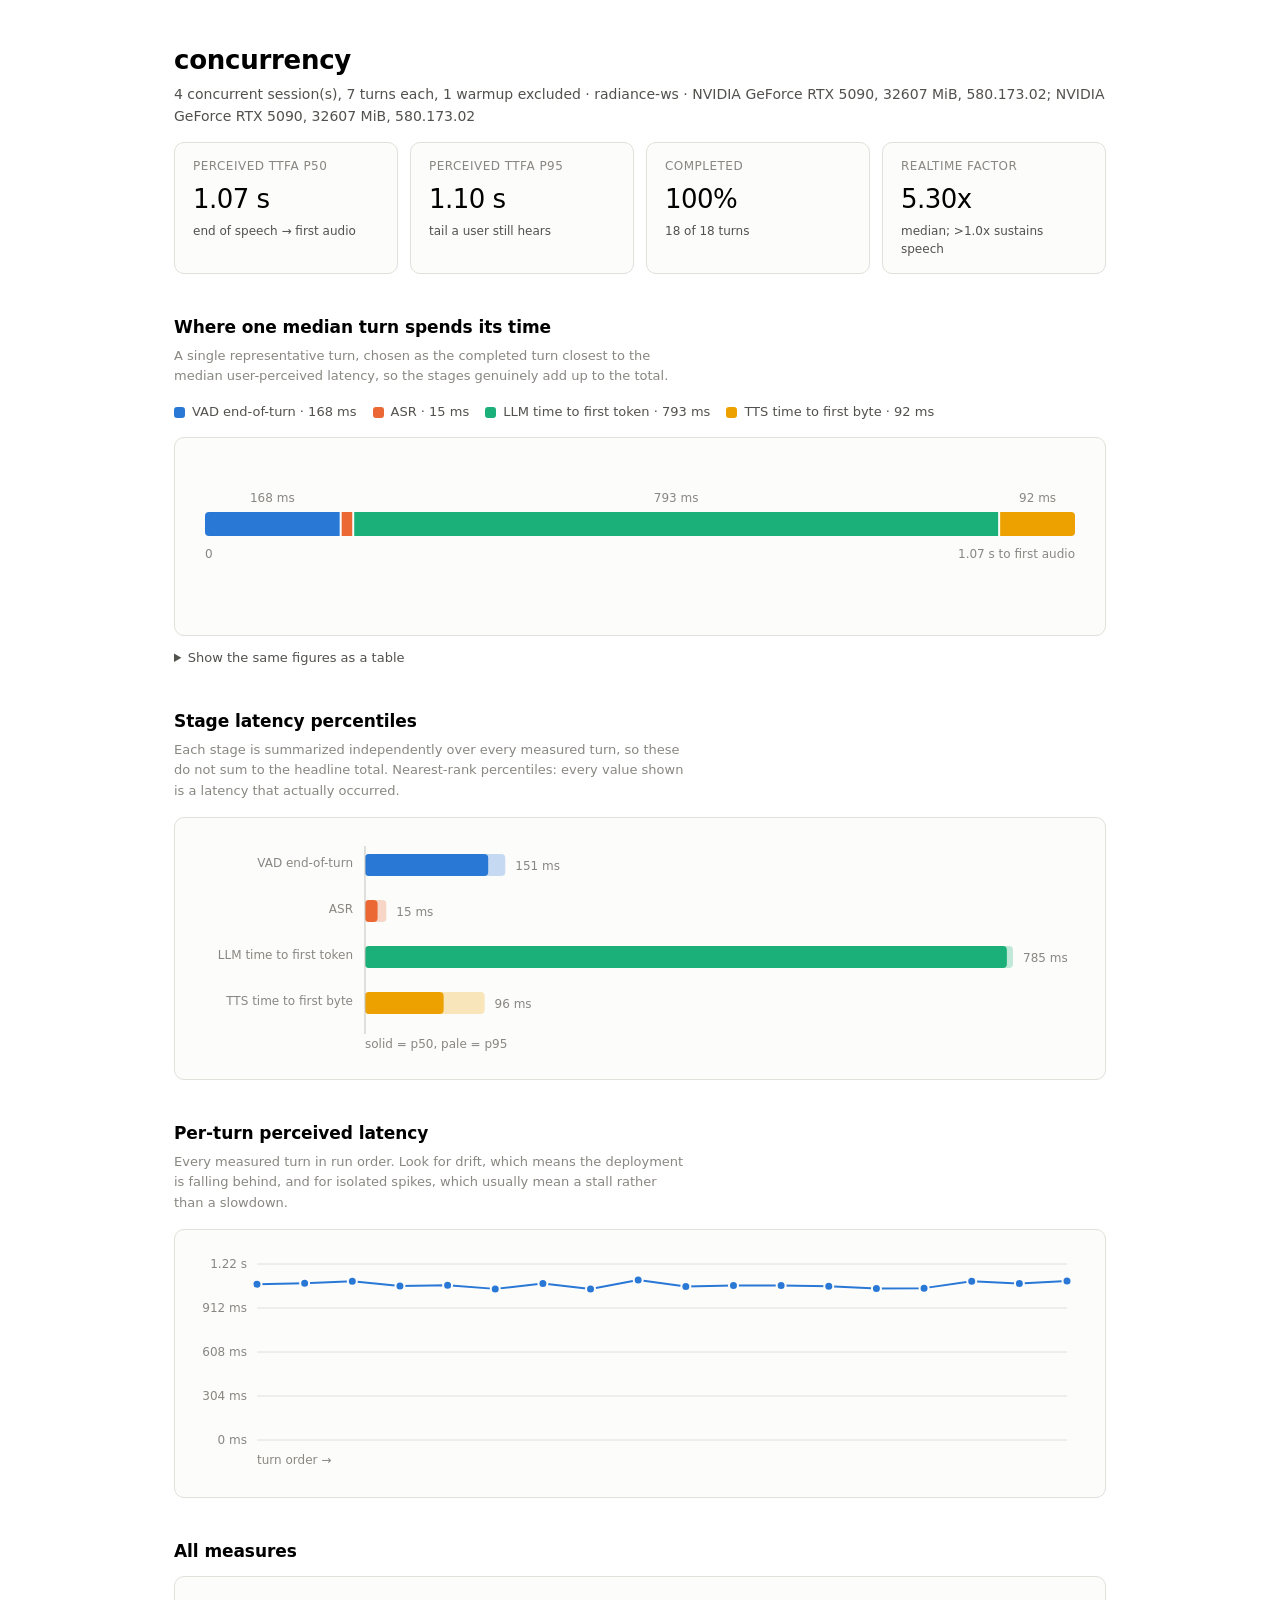
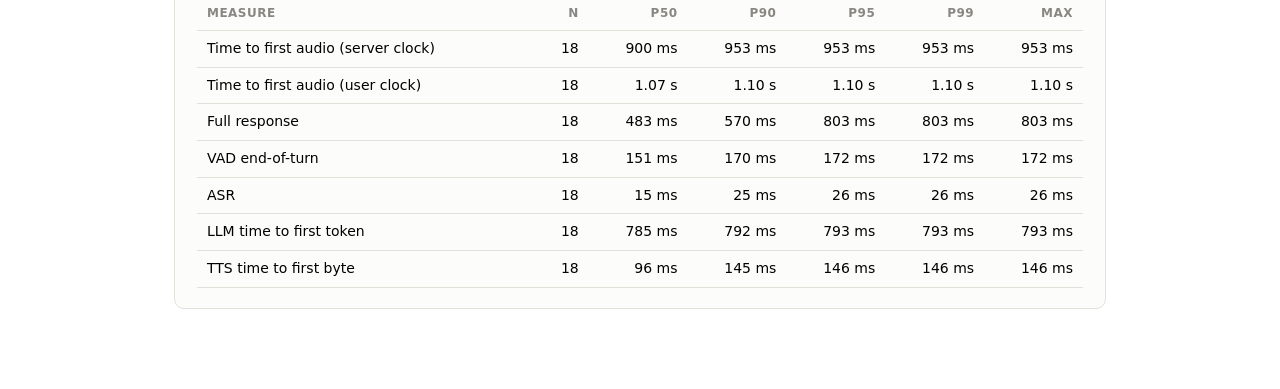
<file: results/published/sweep/sweep-c4.html>
<!DOCTYPE html>
<html lang="en">
<head>
<meta charset="utf-8">
<meta name="viewport" content="width=device-width, initial-scale=1">
<title>concurrency — dead-air</title>
<style>
  .viz-root {
    color-scheme: light;
    --surface-1: #fcfcfb;
    --page: #f9f9f7;
    --text-primary: #0b0b0b;
    --text-secondary: #52514e;
    --text-muted: #898781;
    --grid: #e1e0d9;
    --baseline: #c3c2b7;
    --series-1: #2a78d6;
    --series-2: #eb6834;
    --series-3: #1baf7a;
    --series-4: #eda100;
  }
  @media (prefers-color-scheme: dark) {
    :root:where(:not([data-theme="light"])) .viz-root {
      color-scheme: dark;
      --surface-1: #1a1a19;
      --page: #0d0d0d;
      --text-primary: #ffffff;
      --text-secondary: #c3c2b7;
      --text-muted: #898781;
      --grid: #2c2c2a;
      --baseline: #383835;
      --series-1: #3987e5;
      --series-2: #d95926;
      --series-3: #199e70;
      --series-4: #c98500;
    }
  }
  * { box-sizing: border-box; }
  body {
    margin: 0;
    background: var(--page);
    color: var(--text-primary);
    font: 15px/1.55 ui-sans-serif, system-ui, -apple-system, "Segoe UI", Roboto, sans-serif;
  }
  .wrap { max-width: 980px; margin: 0 auto; padding: 40px 24px 80px; }
  h1 { font-size: 26px; margin: 0 0 4px; letter-spacing: -0.01em; }
  h2 { font-size: 17px; margin: 40px 0 6px; letter-spacing: -0.005em; }
  .sub { color: var(--text-secondary); margin: 0 0 8px; font-size: 14px; }
  .note { color: var(--text-muted); font-size: 13px; margin: 0 0 16px; max-width: 62ch; }
  .card {
    background: var(--surface-1);
    border: 1px solid var(--grid);
    border-radius: 10px;
    padding: 20px 22px;
    margin-top: 12px;
  }
  .tiles { display: flex; flex-wrap: wrap; gap: 12px; margin-top: 14px; }
  .tile {
    background: var(--surface-1);
    border: 1px solid var(--grid);
    border-radius: 10px;
    padding: 14px 18px;
    min-width: 150px;
    flex: 1 1 150px;
  }
  .tile .k { font-size: 12px; color: var(--text-muted); text-transform: uppercase; letter-spacing: 0.04em; }
  .tile .v { font-size: 26px; font-variant-numeric: tabular-nums; margin-top: 4px; letter-spacing: -0.02em; }
  .tile .d { font-size: 12px; color: var(--text-secondary); margin-top: 2px; }
  table { border-collapse: collapse; width: 100%; font-size: 14px; }
  th, td { text-align: right; padding: 7px 10px; border-bottom: 1px solid var(--grid); }
  th:first-child, td:first-child { text-align: left; }
  th { color: var(--text-muted); font-weight: 600; font-size: 12px; text-transform: uppercase; letter-spacing: 0.04em; }
  td { font-variant-numeric: tabular-nums; }
  .legend { display: flex; flex-wrap: wrap; gap: 16px; margin: 4px 0 14px; font-size: 13px; color: var(--text-secondary); }
  .legend span { display: inline-flex; align-items: center; gap: 7px; }
  .swatch { width: 11px; height: 11px; border-radius: 3px; display: inline-block; }
  .tip {
    position: fixed; pointer-events: none; opacity: 0; transition: opacity .1s;
    background: var(--surface-1); color: var(--text-primary);
    border: 1px solid var(--baseline); border-radius: 7px;
    padding: 7px 10px; font-size: 12.5px; box-shadow: 0 4px 14px rgba(0,0,0,.14);
    font-variant-numeric: tabular-nums; z-index: 40; max-width: 260px;
  }
  svg text { font: 12px ui-sans-serif, system-ui, sans-serif; }
  .axis { fill: var(--text-muted); }
  .mark { cursor: default; }
  details { margin-top: 12px; }
  summary { cursor: pointer; color: var(--text-secondary); font-size: 13px; }
  code { font-family: ui-monospace, SFMono-Regular, Menlo, monospace; font-size: 12.5px; }
</style>
</head>
<body>
<div class="viz-root wrap">
  <h1 id="title"></h1>
  <p class="sub" id="subtitle"></p>
  <div class="tiles" id="tiles"></div>

  <h2>Where one median turn spends its time</h2>
  <p class="note">A single representative turn, chosen as the completed turn closest to the
  median user-perceived latency, so the stages genuinely add up to the total.</p>
  <div class="legend" id="budget-legend"></div>
  <div class="card"><div id="budget"></div></div>
  <details>
    <summary>Show the same figures as a table</summary>
    <div class="card"><table id="budget-table"></table></div>
  </details>

  <h2>Stage latency percentiles</h2>
  <p class="note">Each stage is summarized independently over every measured turn, so these
  do not sum to the headline total. Nearest-rank percentiles: every value shown is a
  latency that actually occurred.</p>
  <div class="card"><div id="stages"></div></div>

  <h2>Per-turn perceived latency</h2>
  <p class="note">Every measured turn in run order. Look for drift, which means the
  deployment is falling behind, and for isolated spikes, which usually mean a stall
  rather than a slowdown.</p>
  <div class="card"><div id="turns"></div></div>

  <h2>All measures</h2>
  <div class="card"><table id="table"></table></div>
</div>
<div class="tip" id="tip"></div>
<script id="payload" type="application/json">{"spec":{"name":"concurrency","concurrency":4,"turns":7,"warmup_turns":1,"interval_s":0.0,"barge_in_after_s":null,"faults":[],"notes":""},"environment":{"host":"radiance-ws","platform":"Linux-7.0.0-30-generic-x86_64-with-glibc2.39","python":"3.11.15","gpus":["NVIDIA GeForce RTX 5090, 32607 MiB, 580.173.02","NVIDIA GeForce RTX 5090, 32607 MiB, 580.173.02"]},"stats":{"total_turns":18,"completed_turns":18,"failed_turns":0,"timed_out_turns":0,"cancelled_turns":0,"completion_rate":1.0,"error_counts":{},"stages":[{"name":"vad_eou_lag","label":"VAD end-of-turn","unit":"ms","count":18,"mean":155.2,"min":133.9,"max":171.6,"percentiles":{"50":150.7,"90":169.7,"95":171.6,"99":171.6}},{"name":"asr","label":"ASR","unit":"ms","count":18,"mean":18.2,"min":10.8,"max":26.1,"percentiles":{"50":15.4,"90":25.3,"95":26.1,"99":26.1}},{"name":"llm_ttft","label":"LLM time to first token","unit":"ms","count":18,"mean":785.3,"min":771.1,"max":792.7,"percentiles":{"50":785.2,"90":791.9,"95":792.7,"99":792.7}},{"name":"tts_ttfb","label":"TTS time to first byte","unit":"ms","count":18,"mean":112.9,"min":91.9,"max":146.3,"percentiles":{"50":96.2,"90":144.5,"95":146.3,"99":146.3}}],"headline":[{"name":"ttfa","label":"Time to first audio (server clock)","unit":"ms","count":18,"mean":916.4,"min":890.7,"max":952.6,"percentiles":{"50":900.0,"90":952.5,"95":952.6,"99":952.6}},{"name":"perceived_ttfa","label":"Time to first audio (user clock)","unit":"ms","count":18,"mean":1071.5,"min":1043.3,"max":1104.9,"percentiles":{"50":1067.7,"90":1098.3,"95":1104.9,"99":1104.9}},{"name":"response_total","label":"Full response","unit":"ms","count":18,"mean":486.8,"min":298.1,"max":803.1,"percentiles":{"50":483.0,"90":570.0,"95":803.1,"99":803.1}}],"realtime_factor":{"name":"realtime_factor","label":"Realtime factor","unit":"x","count":18,"mean":5.3,"min":4.0,"max":6.3,"percentiles":{"50":5.3,"90":6.3,"95":6.3,"99":6.3}}},"budget":[{"name":"vad_eou_lag","label":"VAD end-of-turn","ms":167.72613301873207,"share":0.15709250432284452},{"name":"asr","label":"ASR","ms":15.416348818689585,"share":0.014438971434296413},{"name":"llm_ttft","label":"LLM time to first token","ms":792.6789810881019,"share":0.7424241173514893},{"name":"tts_ttfb","label":"TTS time to first byte","ms":91.86877310276031,"share":0.0860444068913698}],"series_light":["#2a78d6","#eb6834","#1baf7a","#eda100"],"series_dark":["#3987e5","#d95926","#199e70","#c98500"],"turns":[{"session_id":"session_d75b82851389406d8aea20c42f7e1b9c","turn_index":1,"response_id":"resp_e6472190c96343508d7a6217eec57465","status":"completed","prompt":"At what temperature does water boil at sea level?","transcript":"At what temperature does water boil at sea level?","response_text":"Water boils at one hundred degrees Celsius at sea level.","audio_bytes":105472,"audio_duration_ms":2197.33,"errors":[],"latency_ms":{"vad_eou_lag":151.5188510529697,"asr":10.861277114599943,"llm_ttft":787.3033320065588,"tts_ttfb":126.26917101442814,"ttfa":924.4337801355869,"perceived_ttfa":1075.9526311885566,"response_total":533.5231798235327,"barge_in":null},"realtime_factor":5.4025523022841515},{"session_id":"session_d75b82851389406d8aea20c42f7e1b9c","turn_index":2,"response_id":"resp_2eeba0c7157a45df90ee341a84430e00","status":"completed","prompt":"How many planets are in the solar system?","transcript":"How many planets are in the solar system?","response_text":"There are eight planets in our solar system.","audio_bytes":69632,"audio_duration_ms":1450.67,"errors":[],"latency_ms":{"vad_eou_lag":147.68973784521222,"asr":21.87749301083386,"llm_ttft":785.234099952504,"tts_ttfb":127.88334302604198,"ttfa":934.9949359893799,"perceived_ttfa":1082.684673834592,"response_total":443.933712085709,"barge_in":null},"realtime_factor":4.59605215159224},{"session_id":"session_d75b82851389406d8aea20c42f7e1b9c","turn_index":3,"response_id":"resp_74f556dc3e724052a1459ff954deb6d1","status":"completed","prompt":"What is the tallest mountain in the world?","transcript":"What is the tallest mountain in the world?","response_text":"The tallest mountain in the world is Mount Everest.","audio_bytes":76800,"audio_duration_ms":1600.0,"errors":[],"latency_ms":{"vad_eou_lag":143.31554202362895,"asr":24.272036971524358,"llm_ttft":783.7541750632226,"tts_ttfb":144.48075788095593,"ttfa":952.5069699157029,"perceived_ttfa":1095.822511939332,"response_total":513.4860218968242,"barge_in":null},"realtime_factor":4.342444640984249},{"session_id":"session_d75b82851389406d8aea20c42f7e1b9c","turn_index":4,"response_id":"resp_6221b624adbc4c7e8128ceff780e3fbb","status":"completed","prompt":"Which ocean is the largest?","transcript":"Which ocean is the largest?","response_text":"The Pacific Ocean is the largest ocean.","audio_bytes":79872,"audio_duration_ms":1664.0,"errors":[],"latency_ms":{"vad_eou_lag":168.15660009160638,"asr":11.361281853169203,"llm_ttft":791.9413701165468,"tts_ttfb":92.07982080988586,"ttfa":895.3824727796018,"perceived_ttfa":1063.5390728712082,"response_total":457.17776101082563,"barge_in":null},"realtime_factor":4.563693684729797},{"session_id":"session_d75b82851389406d8aea20c42f7e1b9c","turn_index":5,"response_id":"resp_4925f030d92c473b8388ea4f11ae4b3c","status":"completed","prompt":"Roughly how fast does light travel?","transcript":"Roughly how fast does light travel?","response_text":"Light travels at approximately three hundred thousand kilometers per second.","audio_bytes":120832,"audio_duration_ms":2517.33,"errors":[],"latency_ms":{"vad_eou_lag":169.7378410026431,"asr":15.360450139269233,"llm_ttft":788.42310491018,"tts_ttfb":95.28423706069589,"ttfa":899.0677921101451,"perceived_ttfa":1068.8056331127882,"response_total":570.016578072682,"barge_in":null},"realtime_factor":5.307979230740585},{"session_id":"session_d75b82851389406d8aea20c42f7e1b9c","turn_index":6,"response_id":"resp_e19f0b65070944159582aee206c7a7df","status":"completed","prompt":"In what year did humans first land on the moon?","transcript":"In what year did humans first land on the moon?","response_text":"Humans first landed on the moon in 1969.","audio_bytes":131072,"audio_duration_ms":2730.67,"errors":[],"latency_ms":{"vad_eou_lag":151.62788704037666,"asr":15.420258976519108,"llm_ttft":783.590632956475,"tts_ttfb":92.99878915771842,"ttfa":892.0096810907125,"perceived_ttfa":1043.6375681310892,"response_total":526.3543049804866,"barge_in":null},"realtime_factor":6.308126364577795},{"session_id":"session_d1b87acc56bf47b8a9dad3b7899abb74","turn_index":1,"response_id":"resp_1578e0bbbf48496ca4ee88f20fea182f","status":"completed","prompt":"In what year did humans first land on the moon?","transcript":"In what year did humans first land on the moon?","response_text":"In 1969, humans first landed on the moon.","audio_bytes":107520,"audio_duration_ms":2240.0,"errors":[],"latency_ms":{"vad_eou_lag":148.1632359791547,"asr":12.176944175735116,"llm_ttft":791.8943718541414,"tts_ttfb":128.91781306825578,"ttfa":932.9891290981323,"perceived_ttfa":1081.152365077287,"response_total":484.48128905147314,"barge_in":null},"realtime_factor":6.307647055106101},{"session_id":"session_d1b87acc56bf47b8a9dad3b7899abb74","turn_index":2,"response_id":"resp_6e7808f5542d40fa9466d896e37a5f33","status":"completed","prompt":"What do bees make besides honey?","transcript":"What do bees make besides honey?","response_text":"Bees also make beeswax, propolis, and pollen.","audio_bytes":97280,"audio_duration_ms":2026.67,"errors":[],"latency_ms":{"vad_eou_lag":148.15783291123807,"asr":13.60486913472414,"llm_ttft":788.9719218946993,"tts_ttfb":92.60774892754853,"ttfa":895.184539956972,"perceived_ttfa":1043.34237286821,"response_total":504.2785359546542,"barge_in":null},"realtime_factor":4.930870085842492},{"session_id":"session_d1b87acc56bf47b8a9dad3b7899abb74","turn_index":3,"response_id":"resp_655e1d50765040629565a52aa55203e1","status":"completed","prompt":"How many degrees are in a triangle?","transcript":"How many degrees are in a triangle?","response_text":"The three angles in any triangle always add up to one hundred and eighty degrees.","audio_bytes":172032,"audio_duration_ms":3584.0,"errors":[],"latency_ms":{"vad_eou_lag":165.6997981481254,"asr":25.336546823382378,"llm_ttft":779.7179671470076,"tts_ttfb":134.1839749366045,"ttfa":939.2384889069945,"perceived_ttfa":1104.9382870551199,"response_total":803.0586221721023,"barge_in":null},"realtime_factor":5.362194771503709},{"session_id":"session_d1b87acc56bf47b8a9dad3b7899abb74","turn_index":4,"response_id":"resp_99ee7d0dee8548dbba424c33bbd2a5c7","status":"completed","prompt":"How many continents are there?","transcript":"How many continents are there?","response_text":"There are seven continents on Earth.","audio_bytes":66560,"audio_duration_ms":1386.67,"errors":[],"latency_ms":{"vad_eou_lag":133.94832611083984,"asr":10.773648042231798,"llm_ttft":789.6827929653227,"tts_ttfb":125.37521496415138,"ttfa":925.8316559717059,"perceived_ttfa":1059.7799820825458,"response_total":470.84083897061646,"barge_in":null},"realtime_factor":4.019516153798759},{"session_id":"session_d1b87acc56bf47b8a9dad3b7899abb74","turn_index":5,"response_id":"resp_fb44bbccfaae4445b9e2b74dfbbc7b68","status":"completed","prompt":"What does DNA stand for?","transcript":"What does DNA stand for?","response_text":"DNA stands for deoxyribonucleic acid.","audio_bytes":100352,"audio_duration_ms":2090.67,"errors":[],"latency_ms":{"vad_eou_lag":167.72613301873207,"asr":15.416348818689585,"llm_ttft":792.6789810881019,"tts_ttfb":91.86877310276031,"ttfa":899.9641030095518,"perceived_ttfa":1067.6902360282838,"response_total":422.72737389430404,"barge_in":null},"realtime_factor":6.3320052855641675},{"session_id":"session_d1b87acc56bf47b8a9dad3b7899abb74","turn_index":6,"response_id":"resp_c2c92686fbde47be9c98bcb056c1dcc6","status":"completed","prompt":"What colour do you get when you mix red and blue?","transcript":"What color do you get when you mix red and blue?","response_text":"Mixing red and blue typically creates purple.","audio_bytes":81920,"audio_duration_ms":1706.67,"errors":[],"latency_ms":{"vad_eou_lag":166.39849497005343,"asr":26.13481692969799,"llm_ttft":778.8900630548596,"tts_ttfb":94.84361996874213,"ttfa":899.8684999532998,"perceived_ttfa":1066.2669949233532,"response_total":384.20943007804453,"barge_in":null},"realtime_factor":5.907977062292462},{"session_id":"session_be54581aae394ddba0a9cdef3be013fe","turn_index":1,"response_id":"resp_16f054ca4d9244a9903b5bb1d9d8a868","status":"completed","prompt":"What colour do you get when you mix red and blue?","transcript":"What color do you get when you mix red and blue?","response_text":"You get purple when you mix red and blue.","audio_bytes":64512,"audio_duration_ms":1344.0,"errors":[],"latency_ms":{"vad_eou_lag":171.57510295510292,"asr":24.113869993016124,"llm_ttft":771.1460390128195,"tts_ttfb":95.42508120648563,"ttfa":890.6849902123213,"perceived_ttfa":1062.2600931674242,"response_total":394.2134650424123,"barge_in":null},"realtime_factor":4.506542350837768},{"session_id":"session_be54581aae394ddba0a9cdef3be013fe","turn_index":2,"response_id":"resp_4ff9c5c1843d43f7b396fcd597bf7d2c","status":"completed","prompt":"What is the capital of France?","transcript":"the capital of France","response_text":"The capital of France is Paris.","audio_bytes":59392,"audio_duration_ms":1237.33,"errors":[],"latency_ms":{"vad_eou_lag":147.54302916117013,"asr":21.188119892030954,"llm_ttft":784.8004780244082,"tts_ttfb":93.40679994784296,"ttfa":899.3953978642821,"perceived_ttfa":1046.9384270254523,"response_total":298.1450450606644,"barge_in":null},"realtime_factor":6.057608705651974},{"session_id":"session_be54581aae394ddba0a9cdef3be013fe","turn_index":3,"response_id":"resp_d7600e233b384b39bcba8f4d9b5f32dd","status":"completed","prompt":"At what temperature does water boil at sea level?","transcript":"At what temperature does water boil at sea level?","response_text":"Water boils at one hundred degrees Celsius at sea level.","audio_bytes":112640,"audio_duration_ms":2346.67,"errors":[],"latency_ms":{"vad_eou_lag":150.6710851099342,"asr":25.02676984295249,"llm_ttft":776.9264171365649,"tts_ttfb":96.15030093118548,"ttfa":898.1034879107028,"perceived_ttfa":1048.774573020637,"response_total":511.3436649553478,"barge_in":null},"realtime_factor":5.657707049317211},{"session_id":"session_be54581aae394ddba0a9cdef3be013fe","turn_index":4,"response_id":"resp_0bf70a508422496a9845c30f004cb7ee","status":"completed","prompt":"How many planets are in the solar system?","transcript":"How many planets are in the solar system?","response_text":"There are eight planets in our solar system.","audio_bytes":71680,"audio_duration_ms":1493.33,"errors":[],"latency_ms":{"vad_eou_lag":144.29101906716824,"asr":24.16678797453642,"llm_ttft":782.0837420877069,"tts_ttfb":146.33993688039482,"ttfa":952.5904669426382,"perceived_ttfa":1096.8814860098064,"response_total":483.00866200588644,"barge_in":null},"realtime_factor":4.4398981735695235},{"session_id":"session_be54581aae394ddba0a9cdef3be013fe","turn_index":5,"response_id":"resp_dd6bcca9293f44559dc3efae138dd799","status":"completed","prompt":"What is the tallest mountain in the world?","transcript":"What is the tallest mountain in the world?","response_text":"The tallest mountain in the world is Mount Everest.","audio_bytes":102400,"audio_duration_ms":2133.33,"errors":[],"latency_ms":{"vad_eou_lag":147.14494696818292,"asr":14.463229104876518,"llm_ttft":791.9097780250013,"tts_ttfb":127.59139994159341,"ttfa":933.9644070714712,"perceived_ttfa":1081.1093540396541,"response_total":547.4569438956678,"barge_in":null},"realtime_factor":5.085556284024611},{"session_id":"session_be54581aae394ddba0a9cdef3be013fe","turn_index":6,"response_id":"resp_420e6c72ebc94aa7b940751bd023c6e4","status":"completed","prompt":"Which ocean is the largest?","transcript":"Which ocean is the largest?","response_text":"The Pacific Ocean is the largest ocean.","audio_bytes":84992,"audio_duration_ms":1770.67,"errors":[],"latency_ms":{"vad_eou_lag":169.70083001069725,"asr":15.186971053481102,"llm_ttft":786.9558979291469,"tts_ttfb":126.43158109858632,"ttfa":928.5744500812143,"perceived_ttfa":1098.2752800919116,"response_total":414.9034710135311,"barge_in":null},"realtime_factor":6.147175847959918}]}</script>
<script>
(function () {
  const D = JSON.parse(document.getElementById("payload").textContent);
  const tip = document.getElementById("tip");
  const NS = "http://www.w3.org/2000/svg";
  const css = (name) => getComputedStyle(document.querySelector(".viz-root")).getPropertyValue(name).trim();
  const SERIES = () => [css("--series-1"), css("--series-2"), css("--series-3"), css("--series-4")];

  const fmt = (v, unit) => {
    if (v === null || v === undefined || !isFinite(v)) return "—";
    if (unit === "x") return v.toFixed(2) + "x";
    return v >= 1000 ? (v / 1000).toFixed(2) + " s" : Math.round(v) + " ms";
  };

  function el(name, attrs, text) {
    const node = document.createElementNS(NS, name);
    for (const k in attrs) node.setAttribute(k, attrs[k]);
    if (text !== undefined) node.textContent = text;
    return node;
  }

  function hover(node, htmlText) {
    node.addEventListener("mousemove", (e) => {
      tip.innerHTML = htmlText;
      tip.style.opacity = "1";
      const pad = 14;
      let x = e.clientX + pad, y = e.clientY + pad;
      const r = tip.getBoundingClientRect();
      if (x + r.width > window.innerWidth - 8) x = e.clientX - r.width - pad;
      if (y + r.height > window.innerHeight - 8) y = e.clientY - r.height - pad;
      tip.style.left = x + "px";
      tip.style.top = y + "px";
    });
    node.addEventListener("mouseleave", () => { tip.style.opacity = "0"; });
  }

  // ── Header ─────────────────────────────────────────────────────────
  document.getElementById("title").textContent = D.spec.name;
  const gpus = (D.environment.gpus || []).join("; ");
  document.getElementById("subtitle").textContent =
    D.spec.concurrency + " concurrent session(s), " + D.spec.turns + " turns each, " +
    D.spec.warmup_turns + " warmup excluded · " + (D.environment.host || "") +
    (gpus ? " · " + gpus : "");

  const byName = {};
  (D.stats.headline || []).concat(D.stats.stages || []).forEach(d => byName[d.name] = d);

  const tiles = [
    ["Perceived TTFA p50", byName.perceived_ttfa ? fmt(byName.perceived_ttfa.percentiles["50"]) : "—", "end of speech → first audio"],
    ["Perceived TTFA p95", byName.perceived_ttfa ? fmt(byName.perceived_ttfa.percentiles["95"]) : "—", "tail a user still hears"],
    ["Completed", (D.stats.completion_rate * 100).toFixed(0) + "%", D.stats.completed_turns + " of " + D.stats.total_turns + " turns"],
    ["Realtime factor", D.stats.realtime_factor ? fmt(D.stats.realtime_factor.percentiles["50"], "x") : "—", "median; >1.0x sustains speech"],
  ];
  document.getElementById("tiles").innerHTML = tiles.map(
    t => '<div class="tile"><div class="k">' + t[0] + '</div><div class="v">' + t[1] + '</div><div class="d">' + t[2] + '</div></div>'
  ).join("");

  // ── Budget: one stacked horizontal bar, direct-labelled ────────────
  function drawBudget() {
    const host = document.getElementById("budget");
    host.innerHTML = "";
    const data = D.budget || [];
    if (!data.length) { host.innerHTML = '<p class="note">No completed turn to decompose.</p>'; return; }
    const colors = SERIES();
    const W = host.clientWidth || 880, H = 150;
    const L = 8, R = 8, barY = 54, barH = 24, GAP = 2;
    const total = data.reduce((a, b) => a + b.ms, 0);
    const scale = (W - L - R) / total;

    const svg = el("svg", { width: "100%", height: H, viewBox: "0 0 " + W + " " + H });
    let x = L;
    data.forEach((d, i) => {
      const raw = d.ms * scale;
      const w = Math.max(2, raw - (i < data.length - 1 ? GAP : 0));
      // 4px rounded outer ends, square where segments meet.
      const first = i === 0, last = i === data.length - 1;
      const r = 4;
      const path = first || last
        ? roundedSide(x, barY, w, barH, r, first, last)
        : rectPath(x, barY, w, barH);
      const mark = el("path", { d: path, fill: colors[i % 4], class: "mark" });
      hover(mark, "<b>" + d.label + "</b><br>" + fmt(d.ms) + " · " + Math.round(d.share * 100) + "% of " + fmt(total));
      svg.appendChild(mark);

      if (raw > 46) {
        svg.appendChild(el("text", {
          x: x + w / 2, y: barY - 10, "text-anchor": "middle", class: "axis"
        }, fmt(d.ms)));
      }
      x += raw;
    });
    svg.appendChild(el("text", { x: L, y: barY + barH + 22, class: "axis" }, "0"));
    svg.appendChild(el("text", { x: W - R, y: barY + barH + 22, "text-anchor": "end", class: "axis" },
      fmt(total) + " to first audio"));
    host.appendChild(svg);

    document.getElementById("budget-legend").innerHTML = data.map(
      (d, i) => '<span><i class="swatch" style="background:' + colors[i % 4] + '"></i>' + d.label + " · " + fmt(d.ms) + "</span>"
    ).join("");

    document.getElementById("budget-table").innerHTML =
      "<tr><th>Stage</th><th>Time</th><th>Share</th></tr>" +
      data.map(d => "<tr><td>" + d.label + "</td><td>" + fmt(d.ms) + "</td><td>" + Math.round(d.share * 100) + "%</td></tr>").join("") +
      "<tr><td><b>Total</b></td><td><b>" + fmt(total) + "</b></td><td></td></tr>";
  }

  function rectPath(x, y, w, h) {
    return "M" + x + "," + y + "h" + w + "v" + h + "h" + (-w) + "z";
  }
  function roundedSide(x, y, w, h, r, left, right) {
    r = Math.min(r, w / 2, h / 2);
    const rl = left ? r : 0, rr = right ? r : 0;
    return "M" + (x + rl) + "," + y +
      "h" + (w - rl - rr) +
      (rr ? "a" + rr + "," + rr + " 0 0 1 " + rr + "," + rr : "") +
      "v" + (h - 2 * rr) +
      (rr ? "a" + rr + "," + rr + " 0 0 1 " + (-rr) + "," + rr : "") +
      "h" + (-(w - rl - rr)) +
      (rl ? "a" + rl + "," + rl + " 0 0 1 " + (-rl) + "," + (-rl) : "") +
      "v" + (-(h - 2 * rl)) +
      (rl ? "a" + rl + "," + rl + " 0 0 1 " + rl + "," + (-rl) : "") + "z";
  }

  // ── Stage percentiles: grouped horizontal bars ─────────────────────
  function drawStages() {
    const host = document.getElementById("stages");
    host.innerHTML = "";
    const rows = D.stats.stages || [];
    if (!rows.length) { host.innerHTML = '<p class="note">No stage data.</p>'; return; }
    const colors = SERIES();
    const W = host.clientWidth || 880;
    const rowH = 46, L = 168, R = 70, H = rows.length * rowH + 30;
    const max = Math.max.apply(null, rows.map(r => r.percentiles["95"]));
    const scale = (W - L - R) / (max || 1);
    const svg = el("svg", { width: "100%", height: H, viewBox: "0 0 " + W + " " + H });

    rows.forEach((row, i) => {
      const y = i * rowH + 12;
      svg.appendChild(el("text", { x: L - 12, y: y + 17, "text-anchor": "end", class: "axis" }, row.label));
      const p50 = row.percentiles["50"] * scale;
      const p95 = row.percentiles["95"] * scale;
      // p95 sits behind p50 as a lighter extent; p50 is the solid mark.
      const back = el("path", { d: roundedSide(L, y + 4, Math.max(2, p95), 22, 4, true, true), fill: colors[i % 4], opacity: "0.26", class: "mark" });
      hover(back, "<b>" + row.label + " p95</b><br>" + fmt(row.percentiles["95"], row.unit));
      svg.appendChild(back);
      const front = el("path", { d: roundedSide(L, y + 4, Math.max(2, p50), 22, 4, true, true), fill: colors[i % 4], class: "mark" });
      hover(front, "<b>" + row.label + "</b><br>p50 " + fmt(row.percentiles["50"], row.unit) +
        "<br>p90 " + fmt(row.percentiles["90"], row.unit) +
        "<br>p95 " + fmt(row.percentiles["95"], row.unit) +
        "<br>n = " + row.count);
      svg.appendChild(front);
      svg.appendChild(el("text", { x: L + Math.max(p95, p50) + 10, y: y + 20, class: "axis" }, fmt(row.percentiles["50"], row.unit)));
    });
    svg.appendChild(el("line", { x1: L, y1: 8, x2: L, y2: H - 18, stroke: css("--baseline"), "stroke-width": "1" }));
    svg.appendChild(el("text", { x: L, y: H - 4, class: "axis" }, "solid = p50, pale = p95"));
    host.appendChild(svg);
  }

  // ── Per-turn line ──────────────────────────────────────────────────
  function drawTurns() {
    const host = document.getElementById("turns");
    host.innerHTML = "";
    const pts = (D.turns || []).map((t, i) => ({ i: i, v: t.latency_ms.perceived_ttfa, t: t }))
      .filter(p => p.v !== null && p.v !== undefined);
    if (pts.length < 2) { host.innerHTML = '<p class="note">Not enough completed turns to plot.</p>'; return; }
    const W = host.clientWidth || 880, H = 220, L = 60, R = 16, T = 14, B = 30;
    const max = Math.max.apply(null, pts.map(p => p.v)) * 1.1;
    const xs = (i) => L + (W - L - R) * (i / Math.max(1, pts.length - 1));
    const ys = (v) => T + (H - T - B) * (1 - v / max);
    const svg = el("svg", { width: "100%", height: H, viewBox: "0 0 " + W + " " + H });

    for (let g = 0; g <= 4; g++) {
      const v = max * g / 4, y = ys(v);
      svg.appendChild(el("line", { x1: L, y1: y, x2: W - R, y2: y, stroke: css("--grid"), "stroke-width": "1" }));
      svg.appendChild(el("text", { x: L - 10, y: y + 4, "text-anchor": "end", class: "axis" }, fmt(v)));
    }
    const d = pts.map((p, i) => (i ? "L" : "M") + xs(p.i) + "," + ys(p.v)).join("");
    svg.appendChild(el("path", { d: d, fill: "none", stroke: SERIES()[0], "stroke-width": "2", "stroke-linejoin": "round", "stroke-linecap": "round" }));
    pts.forEach(p => {
      const c = el("circle", { cx: xs(p.i), cy: ys(p.v), r: "4.5", fill: SERIES()[0], stroke: css("--surface-1"), "stroke-width": "2", class: "mark" });
      hover(c, "<b>Turn " + (p.i + 1) + "</b><br>perceived " + fmt(p.v) +
        "<br>ASR " + fmt(p.t.latency_ms.asr) +
        "<br>LLM " + fmt(p.t.latency_ms.llm_ttft) +
        "<br>TTS " + fmt(p.t.latency_ms.tts_ttfb));
      svg.appendChild(c);
    });
    svg.appendChild(el("text", { x: L, y: H - 6, class: "axis" }, "turn order →"));
    host.appendChild(svg);
  }

  // ── Table ──────────────────────────────────────────────────────────
  const all = (D.stats.headline || []).concat(D.stats.stages || []);
  document.getElementById("table").innerHTML =
    "<tr><th>Measure</th><th>n</th><th>p50</th><th>p90</th><th>p95</th><th>p99</th><th>max</th></tr>" +
    all.map(d => "<tr><td>" + d.label + "</td><td>" + d.count + "</td>" +
      ["50", "90", "95", "99"].map(q => "<td>" + fmt(d.percentiles[q], d.unit) + "</td>").join("") +
      "<td>" + fmt(d.max, d.unit) + "</td></tr>").join("");

  function drawAll() { drawBudget(); drawStages(); drawTurns(); }
  drawAll();
  let resizeTimer;
  window.addEventListener("resize", () => { clearTimeout(resizeTimer); resizeTimer = setTimeout(drawAll, 120); });
  if (window.matchMedia) {
    window.matchMedia("(prefers-color-scheme: dark)").addEventListener("change", drawAll);
  }
})();
</script>
</body>
</html>
</file>
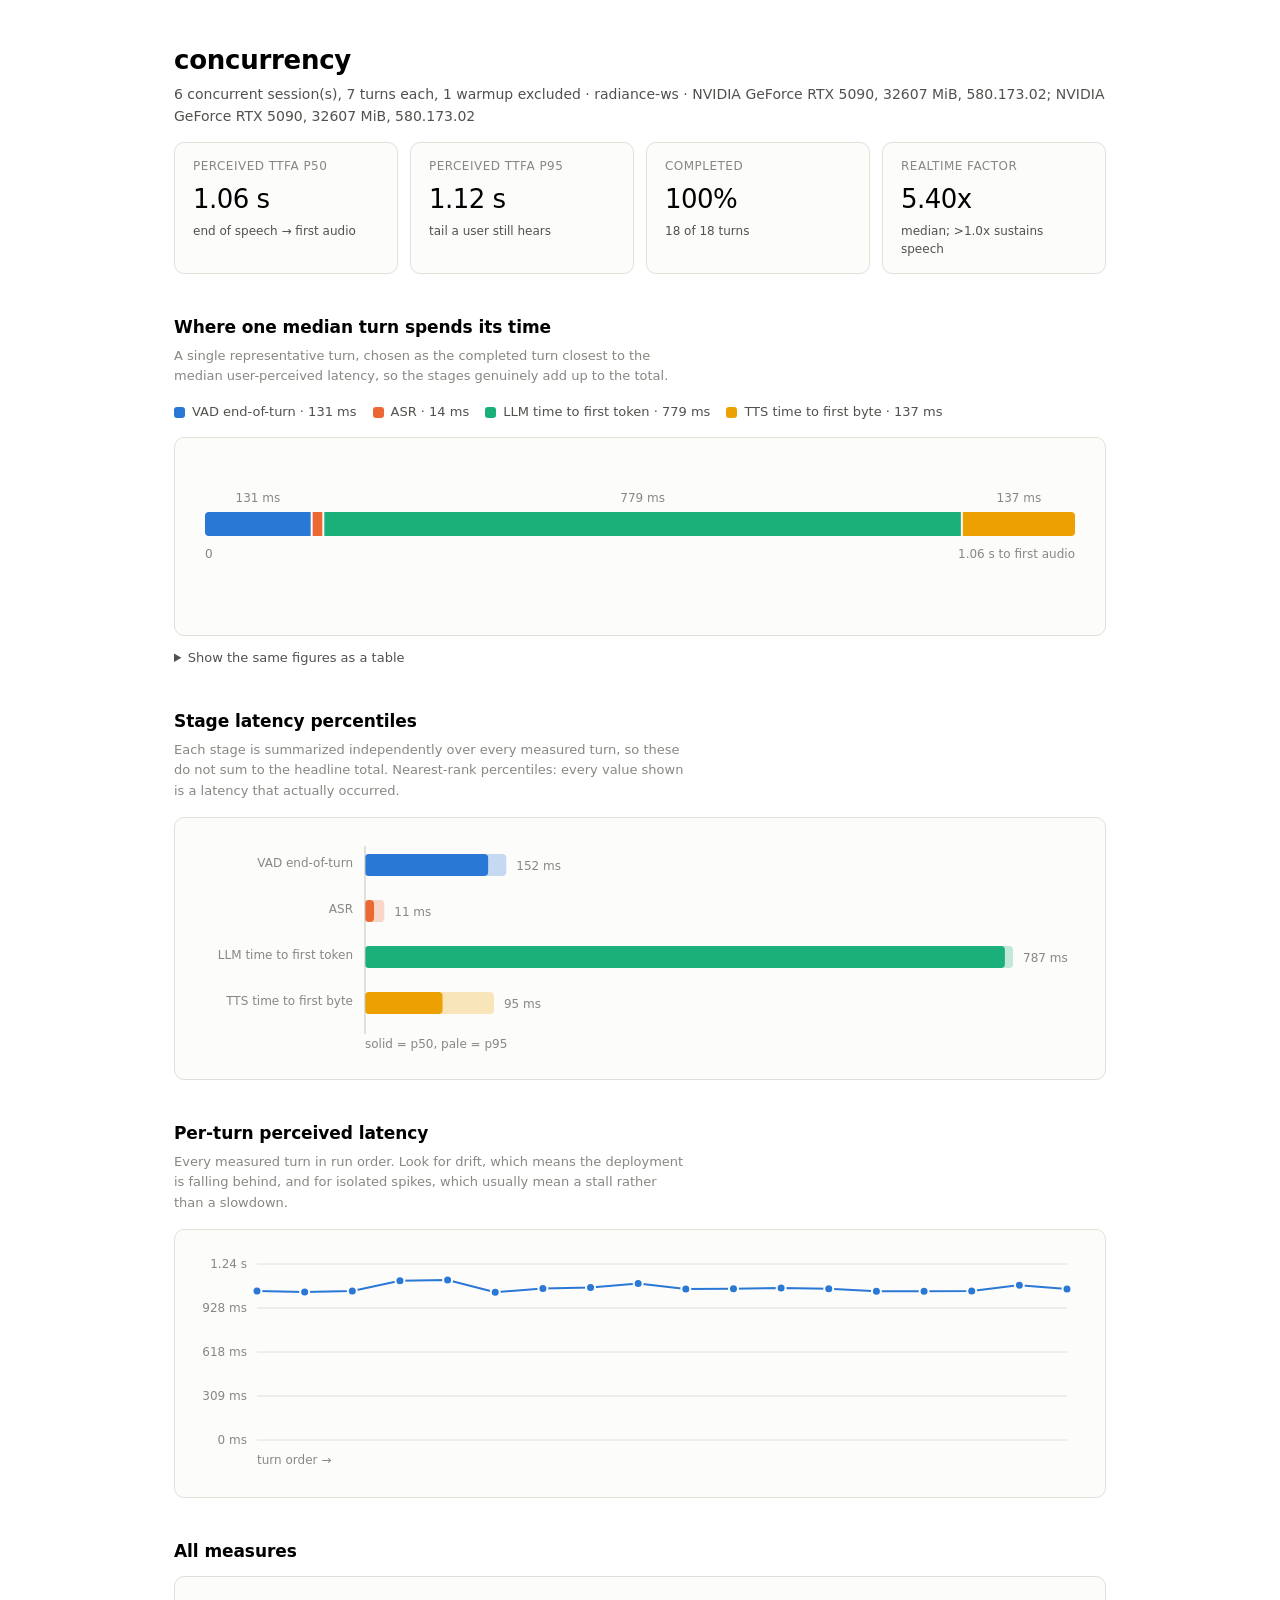
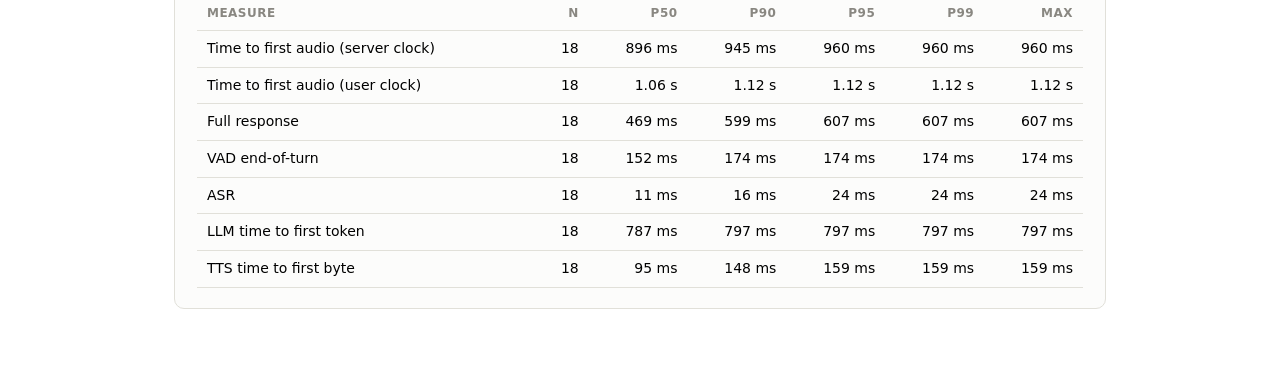
<file: results/published/sweep/sweep-c6.html>
<!DOCTYPE html>
<html lang="en">
<head>
<meta charset="utf-8">
<meta name="viewport" content="width=device-width, initial-scale=1">
<title>concurrency — dead-air</title>
<style>
  .viz-root {
    color-scheme: light;
    --surface-1: #fcfcfb;
    --page: #f9f9f7;
    --text-primary: #0b0b0b;
    --text-secondary: #52514e;
    --text-muted: #898781;
    --grid: #e1e0d9;
    --baseline: #c3c2b7;
    --series-1: #2a78d6;
    --series-2: #eb6834;
    --series-3: #1baf7a;
    --series-4: #eda100;
  }
  @media (prefers-color-scheme: dark) {
    :root:where(:not([data-theme="light"])) .viz-root {
      color-scheme: dark;
      --surface-1: #1a1a19;
      --page: #0d0d0d;
      --text-primary: #ffffff;
      --text-secondary: #c3c2b7;
      --text-muted: #898781;
      --grid: #2c2c2a;
      --baseline: #383835;
      --series-1: #3987e5;
      --series-2: #d95926;
      --series-3: #199e70;
      --series-4: #c98500;
    }
  }
  * { box-sizing: border-box; }
  body {
    margin: 0;
    background: var(--page);
    color: var(--text-primary);
    font: 15px/1.55 ui-sans-serif, system-ui, -apple-system, "Segoe UI", Roboto, sans-serif;
  }
  .wrap { max-width: 980px; margin: 0 auto; padding: 40px 24px 80px; }
  h1 { font-size: 26px; margin: 0 0 4px; letter-spacing: -0.01em; }
  h2 { font-size: 17px; margin: 40px 0 6px; letter-spacing: -0.005em; }
  .sub { color: var(--text-secondary); margin: 0 0 8px; font-size: 14px; }
  .note { color: var(--text-muted); font-size: 13px; margin: 0 0 16px; max-width: 62ch; }
  .card {
    background: var(--surface-1);
    border: 1px solid var(--grid);
    border-radius: 10px;
    padding: 20px 22px;
    margin-top: 12px;
  }
  .tiles { display: flex; flex-wrap: wrap; gap: 12px; margin-top: 14px; }
  .tile {
    background: var(--surface-1);
    border: 1px solid var(--grid);
    border-radius: 10px;
    padding: 14px 18px;
    min-width: 150px;
    flex: 1 1 150px;
  }
  .tile .k { font-size: 12px; color: var(--text-muted); text-transform: uppercase; letter-spacing: 0.04em; }
  .tile .v { font-size: 26px; font-variant-numeric: tabular-nums; margin-top: 4px; letter-spacing: -0.02em; }
  .tile .d { font-size: 12px; color: var(--text-secondary); margin-top: 2px; }
  table { border-collapse: collapse; width: 100%; font-size: 14px; }
  th, td { text-align: right; padding: 7px 10px; border-bottom: 1px solid var(--grid); }
  th:first-child, td:first-child { text-align: left; }
  th { color: var(--text-muted); font-weight: 600; font-size: 12px; text-transform: uppercase; letter-spacing: 0.04em; }
  td { font-variant-numeric: tabular-nums; }
  .legend { display: flex; flex-wrap: wrap; gap: 16px; margin: 4px 0 14px; font-size: 13px; color: var(--text-secondary); }
  .legend span { display: inline-flex; align-items: center; gap: 7px; }
  .swatch { width: 11px; height: 11px; border-radius: 3px; display: inline-block; }
  .tip {
    position: fixed; pointer-events: none; opacity: 0; transition: opacity .1s;
    background: var(--surface-1); color: var(--text-primary);
    border: 1px solid var(--baseline); border-radius: 7px;
    padding: 7px 10px; font-size: 12.5px; box-shadow: 0 4px 14px rgba(0,0,0,.14);
    font-variant-numeric: tabular-nums; z-index: 40; max-width: 260px;
  }
  svg text { font: 12px ui-sans-serif, system-ui, sans-serif; }
  .axis { fill: var(--text-muted); }
  .mark { cursor: default; }
  details { margin-top: 12px; }
  summary { cursor: pointer; color: var(--text-secondary); font-size: 13px; }
  code { font-family: ui-monospace, SFMono-Regular, Menlo, monospace; font-size: 12.5px; }
</style>
</head>
<body>
<div class="viz-root wrap">
  <h1 id="title"></h1>
  <p class="sub" id="subtitle"></p>
  <div class="tiles" id="tiles"></div>

  <h2>Where one median turn spends its time</h2>
  <p class="note">A single representative turn, chosen as the completed turn closest to the
  median user-perceived latency, so the stages genuinely add up to the total.</p>
  <div class="legend" id="budget-legend"></div>
  <div class="card"><div id="budget"></div></div>
  <details>
    <summary>Show the same figures as a table</summary>
    <div class="card"><table id="budget-table"></table></div>
  </details>

  <h2>Stage latency percentiles</h2>
  <p class="note">Each stage is summarized independently over every measured turn, so these
  do not sum to the headline total. Nearest-rank percentiles: every value shown is a
  latency that actually occurred.</p>
  <div class="card"><div id="stages"></div></div>

  <h2>Per-turn perceived latency</h2>
  <p class="note">Every measured turn in run order. Look for drift, which means the
  deployment is falling behind, and for isolated spikes, which usually mean a stall
  rather than a slowdown.</p>
  <div class="card"><div id="turns"></div></div>

  <h2>All measures</h2>
  <div class="card"><table id="table"></table></div>
</div>
<div class="tip" id="tip"></div>
<script id="payload" type="application/json">{"spec":{"name":"concurrency","concurrency":6,"turns":7,"warmup_turns":1,"interval_s":0.0,"barge_in_after_s":null,"faults":[],"notes":""},"environment":{"host":"radiance-ws","platform":"Linux-7.0.0-30-generic-x86_64-with-glibc2.39","python":"3.11.15","gpus":["NVIDIA GeForce RTX 5090, 32607 MiB, 580.173.02","NVIDIA GeForce RTX 5090, 32607 MiB, 580.173.02"]},"stats":{"total_turns":18,"completed_turns":18,"failed_turns":0,"timed_out_turns":0,"cancelled_turns":0,"completion_rate":1.0,"error_counts":{},"stages":[{"name":"vad_eou_lag","label":"VAD end-of-turn","unit":"ms","count":18,"mean":156.1,"min":131.4,"max":173.8,"percentiles":{"50":151.5,"90":173.6,"95":173.8,"99":173.8}},{"name":"asr","label":"ASR","unit":"ms","count":18,"mean":12.8,"min":10.3,"max":23.7,"percentiles":{"50":11.1,"90":15.5,"95":23.7,"99":23.7}},{"name":"llm_ttft","label":"LLM time to first token","unit":"ms","count":18,"mean":787.9,"min":779.5,"max":797.2,"percentiles":{"50":787.2,"90":796.5,"95":797.2,"99":797.2}},{"name":"tts_ttfb","label":"TTS time to first byte","unit":"ms","count":18,"mean":109.7,"min":83.8,"max":158.6,"percentiles":{"50":95.4,"90":147.5,"95":158.6,"99":158.6}}],"headline":[{"name":"ttfa","label":"Time to first audio (server clock)","unit":"ms","count":18,"mean":910.4,"min":890.7,"max":959.7,"percentiles":{"50":895.8,"90":945.2,"95":959.7,"99":959.7}},{"name":"perceived_ttfa","label":"Time to first audio (user clock)","unit":"ms","count":18,"mean":1066.4,"min":1038.9,"max":1124.5,"percentiles":{"50":1062.0,"90":1119.0,"95":1124.5,"99":1124.5}},{"name":"response_total","label":"Full response","unit":"ms","count":18,"mean":471.6,"min":310.9,"max":607.0,"percentiles":{"50":468.9,"90":598.9,"95":607.0,"99":607.0}}],"realtime_factor":{"name":"realtime_factor","label":"Realtime factor","unit":"x","count":18,"mean":5.6,"min":4.5,"max":6.4,"percentiles":{"50":5.4,"90":6.3,"95":6.4,"99":6.4}}},"budget":[{"name":"vad_eou_lag","label":"VAD end-of-turn","ms":131.4334929920733,"share":0.12376208656603703},{"name":"asr","label":"ASR","ms":14.217248884961009,"share":0.013387427718576695},{"name":"llm_ttft","label":"LLM time to first token","ms":779.4612920843065,"share":0.733966310334847},{"name":"tts_ttfb","label":"TTS time to first byte","ms":136.8730750400573,"share":0.12888417538053926}],"series_light":["#2a78d6","#eb6834","#1baf7a","#eda100"],"series_dark":["#3987e5","#d95926","#199e70","#c98500"],"turns":[{"session_id":"session_b5811463e6214a9b8517d46c07426fd5","turn_index":1,"response_id":"resp_054f9ee0a9e74c6da71433395c02e00b","status":"completed","prompt":"At what temperature does water boil at sea level?","transcript":"At what temperature does water boil at sea level?","response_text":"Water boils at one hundred degrees Celsius at sea level.","audio_bytes":110592,"audio_duration_ms":2304.0,"errors":[],"latency_ms":{"vad_eou_lag":154.26671598106623,"asr":12.564816046506166,"llm_ttft":785.6143380049616,"tts_ttfb":93.92523509450257,"ttfa":892.1043891459703,"perceived_ttfa":1046.3711051270366,"response_total":458.5228420328349,"barge_in":null},"realtime_factor":6.329014601973715},{"session_id":"session_b5811463e6214a9b8517d46c07426fd5","turn_index":2,"response_id":"resp_6be058a3971a4dc3bfad2ab3c380fa35","status":"completed","prompt":"How many planets are in the solar system?","transcript":"How many planets are in the solar system?","response_text":"There are eight planets in our solar system.","audio_bytes":79872,"audio_duration_ms":1664.0,"errors":[],"latency_ms":{"vad_eou_lag":147.98399107530713,"asr":10.403428925201297,"llm_ttft":787.2362791094929,"tts_ttfb":94.47125787846744,"ttfa":892.1109659131616,"perceived_ttfa":1040.0949569884688,"response_total":437.0497730560601,"barge_in":null},"realtime_factor":4.864983820054861},{"session_id":"session_b5811463e6214a9b8517d46c07426fd5","turn_index":3,"response_id":"resp_872bf436d1c146c2a954c4e9dd3e356e","status":"completed","prompt":"What is the tallest mountain in the world?","transcript":"What is the tallest mountain in the world?","response_text":"The tallest mountain in the world is Mount Everest.","audio_bytes":90112,"audio_duration_ms":1877.33,"errors":[],"latency_ms":{"vad_eou_lag":151.5118118841201,"asr":10.779365198686719,"llm_ttft":789.689514786005,"tts_ttfb":95.3095571603626,"ttfa":895.7784371450543,"perceived_ttfa":1047.2902490291744,"response_total":468.93384912982583,"barge_in":null},"realtime_factor":5.032186857570851},{"session_id":"session_b5811463e6214a9b8517d46c07426fd5","turn_index":4,"response_id":"resp_372dd1e4118d489fa6d5ef37efbd1af1","status":"completed","prompt":"Which ocean is the largest?","transcript":"Which ocean is the largest?","response_text":"The Pacific Ocean is the largest ocean.","audio_bytes":74752,"audio_duration_ms":1557.33,"errors":[],"latency_ms":{"vad_eou_lag":173.83431317284703,"asr":14.783541904762387,"llm_ttft":782.9210760537535,"tts_ttfb":147.48625084757805,"ttfa":945.1908688060939,"perceived_ttfa":1119.025181978941,"response_total":489.47425512596965,"barge_in":null},"realtime_factor":4.562773662999388},{"session_id":"session_b5811463e6214a9b8517d46c07426fd5","turn_index":5,"response_id":"resp_f92f124d945b45c5ba2ea04a84d13e7d","status":"completed","prompt":"Roughly how fast does light travel?","transcript":"Roughly how fast does light travel?","response_text":"Light travels at approximately three hundred thousand kilometers per second.","audio_bytes":131072,"audio_duration_ms":2730.67,"errors":[],"latency_ms":{"vad_eou_lag":164.7600270807743,"asr":10.580247035250068,"llm_ttft":790.5237949453294,"tts_ttfb":158.6386209819466,"ttfa":959.7426629625261,"perceived_ttfa":1124.5026900433004,"response_total":598.9099028520286,"barge_in":null},"realtime_factor":6.209160006034186},{"session_id":"session_b5811463e6214a9b8517d46c07426fd5","turn_index":6,"response_id":"resp_87b4406359cd441bb2328b4f2024954a","status":"completed","prompt":"In what year did humans first land on the moon?","transcript":"In what year did humans first land on the moon?","response_text":"Humans first landed on the moon in 1969.","audio_bytes":120832,"audio_duration_ms":2517.33,"errors":[],"latency_ms":{"vad_eou_lag":143.25000415556133,"asr":11.1268509645015,"llm_ttft":792.1188068576157,"tts_ttfb":92.44741406291723,"ttfa":895.6930718850344,"perceived_ttfa":1038.9430760405958,"response_total":490.06488593295217,"barge_in":null},"realtime_factor":6.33577886984515},{"session_id":"session_32d873db4bb04329918d8ab3647a4a1c","turn_index":1,"response_id":"resp_b164666f12bf444db769c27cb63e900d","status":"completed","prompt":"In what year did humans first land on the moon?","transcript":"In what year did humans first land on the moon?","response_text":"The first human landing on the moon occurred in 1969.","audio_bytes":120832,"audio_duration_ms":2517.33,"errors":[],"latency_ms":{"vad_eou_lag":149.30815692059696,"asr":12.52308813855052,"llm_ttft":785.7534158974886,"tts_ttfb":117.39655607379973,"ttfa":915.6730601098388,"perceived_ttfa":1064.9812170304358,"response_total":523.8291390705854,"barge_in":null},"realtime_factor":6.203212443176371},{"session_id":"session_32d873db4bb04329918d8ab3647a4a1c","turn_index":2,"response_id":"resp_b30f02078e314280b77ef6fb641fa963","status":"completed","prompt":"What do bees make besides honey?","transcript":"What do bees make besides honey?","response_text":"Bees produce wax, pollen, and propolis.","audio_bytes":81920,"audio_duration_ms":1706.67,"errors":[],"latency_ms":{"vad_eou_lag":147.05688087269664,"asr":12.542966986075044,"llm_ttft":785.2937690913677,"tts_ttfb":126.11812190152705,"ttfa":923.9548579789698,"perceived_ttfa":1071.0117388516665,"response_total":469.3526001647115,"barge_in":null},"realtime_factor":4.978524139670404},{"session_id":"session_32d873db4bb04329918d8ab3647a4a1c","turn_index":3,"response_id":"resp_6adc79c769444b9592b2e148b5d55f79","status":"completed","prompt":"How many degrees are in a triangle?","transcript":"How many degrees are in a triangle?","response_text":"A triangle always has a total of 180 degrees.","audio_bytes":110592,"audio_duration_ms":2304.0,"errors":[],"latency_ms":{"vad_eou_lag":168.43198193237185,"asr":23.73767807148397,"llm_ttft":783.6636879947037,"tts_ttfb":124.76788507774472,"ttfa":932.1692511439323,"perceived_ttfa":1100.6012330763042,"response_total":565.0937268510461,"barge_in":null},"realtime_factor":5.238946234300809},{"session_id":"session_32d873db4bb04329918d8ab3647a4a1c","turn_index":4,"response_id":"resp_28db2dab9b1543fea9c2d6c5594916a8","status":"completed","prompt":"How many continents are there?","transcript":"How many continents are there?","response_text":"There are generally considered to be seven continents on Earth.","audio_bytes":110592,"audio_duration_ms":2304.0,"errors":[],"latency_ms":{"vad_eou_lag":131.4334929920733,"asr":14.217248884961009,"llm_ttft":779.4612920843065,"tts_ttfb":136.8730750400573,"ttfa":930.5516160093248,"perceived_ttfa":1061.985109001398,"response_total":607.010446023196,"barge_in":null},"realtime_factor":4.905342173670922},{"session_id":"session_32d873db4bb04329918d8ab3647a4a1c","turn_index":5,"response_id":"resp_a58f845976364a0b808c5069f7d92fce","status":"completed","prompt":"What does DNA stand for?","transcript":"What does DNA stand for?","response_text":"DNA stands for Deoxyribonucleic acid.","audio_bytes":110592,"audio_duration_ms":2304.0,"errors":[],"latency_ms":{"vad_eou_lag":172.75194195099175,"asr":15.530443983152509,"llm_ttft":779.8471199348569,"tts_ttfb":95.36993503570557,"ttfa":890.747498953715,"perceived_ttfa":1063.4994409047067,"response_total":546.7473899479955,"barge_in":null},"realtime_factor":5.111083759078114},{"session_id":"session_32d873db4bb04329918d8ab3647a4a1c","turn_index":6,"response_id":"resp_49eed3ec67d8404dba991c38d8b7ff62","status":"completed","prompt":"What colour do you get when you mix red and blue?","transcript":"What color do you get when you mix red and blue?","response_text":"When you mix red and blue, you get purple.","audio_bytes":95232,"audio_duration_ms":1984.0,"errors":[],"latency_ms":{"vad_eou_lag":173.58446982689202,"asr":10.750926099717617,"llm_ttft":787.2578990645707,"tts_ttfb":96.62174084223807,"ttfa":894.6305660065264,"perceived_ttfa":1068.2150358334184,"response_total":407.6812348794192,"barge_in":null},"realtime_factor":6.386232558957168},{"session_id":"session_3ae13c8ae50c45f39276e269cb8e6079","turn_index":1,"response_id":"resp_9bdade297ce744a78b8349ab6f265e0c","status":"completed","prompt":"What colour do you get when you mix red and blue?","transcript":"What color do you get when you mix red and blue?","response_text":"You get purple when you mix red and blue.","audio_bytes":71680,"audio_duration_ms":1493.33,"errors":[],"latency_ms":{"vad_eou_lag":171.98383901268244,"asr":10.813036002218723,"llm_ttft":785.1227328646928,"tts_ttfb":95.00015410594642,"ttfa":890.935922972858,"perceived_ttfa":1062.9197619855404,"response_total":341.0056980792433,"barge_in":null},"realtime_factor":6.081915251570766},{"session_id":"session_3ae13c8ae50c45f39276e269cb8e6079","turn_index":2,"response_id":"resp_37192a334deb4b2883e12e9a357750c3","status":"completed","prompt":"What is the capital of France?","transcript":"What is the capital of France?","response_text":"The capital of France is Paris.","audio_bytes":61440,"audio_duration_ms":1280.0,"errors":[],"latency_ms":{"vad_eou_lag":145.04408184438944,"asr":13.193230144679546,"llm_ttft":790.779905859381,"tts_ttfb":95.60208604671061,"ttfa":899.5752220507711,"perceived_ttfa":1044.6193038951606,"response_total":310.926903039217,"barge_in":null},"realtime_factor":5.968282046655789},{"session_id":"session_3ae13c8ae50c45f39276e269cb8e6079","turn_index":3,"response_id":"resp_b05456a5e14f462ea96e0faa0b189d3b","status":"completed","prompt":"At what temperature does water boil at sea level?","transcript":"At what temperature does water boil at sea level?","response_text":"Water boils at one hundred degrees Celsius at sea level.","audio_bytes":112640,"audio_duration_ms":2346.67,"errors":[],"latency_ms":{"vad_eou_lag":151.9625869113952,"asr":10.857674991711974,"llm_ttft":789.1279112081975,"tts_ttfb":93.13405095599592,"ttfa":893.1196371559054,"perceived_ttfa":1045.0822240673006,"response_total":466.8510521296412,"barge_in":null},"realtime_factor":6.289055734842785},{"session_id":"session_3ae13c8ae50c45f39276e269cb8e6079","turn_index":4,"response_id":"resp_e9b99be26c4b40a494ca26d18261907c","status":"completed","prompt":"How many planets are in the solar system?","transcript":"How many planets are in the solar system?","response_text":"There are eight planets in our solar system.","audio_bytes":81920,"audio_duration_ms":1706.67,"errors":[],"latency_ms":{"vad_eou_lag":146.92707895301282,"asr":14.863641932606697,"llm_ttft":793.4935830999166,"tts_ttfb":91.80250391364098,"ttfa":900.1597289461643,"perceived_ttfa":1047.086807899177,"response_total":407.35912905074656,"barge_in":null},"realtime_factor":5.417063355023585},{"session_id":"session_3ae13c8ae50c45f39276e269cb8e6079","turn_index":5,"response_id":"resp_94e8a7bc24204fe59acbb2cfbbca722a","status":"completed","prompt":"What is the tallest mountain in the world?","transcript":"What is the tallest mountain in the world?","response_text":"The tallest mountain in the world is Mount Everest.","audio_bytes":76800,"audio_duration_ms":1600.0,"errors":[],"latency_ms":{"vad_eou_lag":145.1257059816271,"asr":10.315331164747477,"llm_ttft":797.2085939254612,"tts_ttfb":135.4438979178667,"ttfa":942.9678230080754,"perceived_ttfa":1088.0935289897025,"response_total":494.86428196541965,"barge_in":null},"realtime_factor":4.458065207608186},{"session_id":"session_3ae13c8ae50c45f39276e269cb8e6079","turn_index":6,"response_id":"resp_76b424d96e8f49ce9b22fc5ea85641c2","status":"completed","prompt":"Which ocean is the largest?","transcript":"Which ocean is the largest?","response_text":"The Pacific Ocean is the largest ocean.","audio_bytes":92160,"audio_duration_ms":1920.0,"errors":[],"latency_ms":{"vad_eou_lag":170.2438360080123,"asr":10.90721390210092,"llm_ttft":796.461733058095,"tts_ttfb":83.83406605571508,"ttfa":891.203013015911,"perceived_ttfa":1061.4468490239233,"response_total":404.4610490091145,"barge_in":null},"realtime_factor":5.99691069358904}]}</script>
<script>
(function () {
  const D = JSON.parse(document.getElementById("payload").textContent);
  const tip = document.getElementById("tip");
  const NS = "http://www.w3.org/2000/svg";
  const css = (name) => getComputedStyle(document.querySelector(".viz-root")).getPropertyValue(name).trim();
  const SERIES = () => [css("--series-1"), css("--series-2"), css("--series-3"), css("--series-4")];

  const fmt = (v, unit) => {
    if (v === null || v === undefined || !isFinite(v)) return "—";
    if (unit === "x") return v.toFixed(2) + "x";
    return v >= 1000 ? (v / 1000).toFixed(2) + " s" : Math.round(v) + " ms";
  };

  function el(name, attrs, text) {
    const node = document.createElementNS(NS, name);
    for (const k in attrs) node.setAttribute(k, attrs[k]);
    if (text !== undefined) node.textContent = text;
    return node;
  }

  function hover(node, htmlText) {
    node.addEventListener("mousemove", (e) => {
      tip.innerHTML = htmlText;
      tip.style.opacity = "1";
      const pad = 14;
      let x = e.clientX + pad, y = e.clientY + pad;
      const r = tip.getBoundingClientRect();
      if (x + r.width > window.innerWidth - 8) x = e.clientX - r.width - pad;
      if (y + r.height > window.innerHeight - 8) y = e.clientY - r.height - pad;
      tip.style.left = x + "px";
      tip.style.top = y + "px";
    });
    node.addEventListener("mouseleave", () => { tip.style.opacity = "0"; });
  }

  // ── Header ─────────────────────────────────────────────────────────
  document.getElementById("title").textContent = D.spec.name;
  const gpus = (D.environment.gpus || []).join("; ");
  document.getElementById("subtitle").textContent =
    D.spec.concurrency + " concurrent session(s), " + D.spec.turns + " turns each, " +
    D.spec.warmup_turns + " warmup excluded · " + (D.environment.host || "") +
    (gpus ? " · " + gpus : "");

  const byName = {};
  (D.stats.headline || []).concat(D.stats.stages || []).forEach(d => byName[d.name] = d);

  const tiles = [
    ["Perceived TTFA p50", byName.perceived_ttfa ? fmt(byName.perceived_ttfa.percentiles["50"]) : "—", "end of speech → first audio"],
    ["Perceived TTFA p95", byName.perceived_ttfa ? fmt(byName.perceived_ttfa.percentiles["95"]) : "—", "tail a user still hears"],
    ["Completed", (D.stats.completion_rate * 100).toFixed(0) + "%", D.stats.completed_turns + " of " + D.stats.total_turns + " turns"],
    ["Realtime factor", D.stats.realtime_factor ? fmt(D.stats.realtime_factor.percentiles["50"], "x") : "—", "median; >1.0x sustains speech"],
  ];
  document.getElementById("tiles").innerHTML = tiles.map(
    t => '<div class="tile"><div class="k">' + t[0] + '</div><div class="v">' + t[1] + '</div><div class="d">' + t[2] + '</div></div>'
  ).join("");

  // ── Budget: one stacked horizontal bar, direct-labelled ────────────
  function drawBudget() {
    const host = document.getElementById("budget");
    host.innerHTML = "";
    const data = D.budget || [];
    if (!data.length) { host.innerHTML = '<p class="note">No completed turn to decompose.</p>'; return; }
    const colors = SERIES();
    const W = host.clientWidth || 880, H = 150;
    const L = 8, R = 8, barY = 54, barH = 24, GAP = 2;
    const total = data.reduce((a, b) => a + b.ms, 0);
    const scale = (W - L - R) / total;

    const svg = el("svg", { width: "100%", height: H, viewBox: "0 0 " + W + " " + H });
    let x = L;
    data.forEach((d, i) => {
      const raw = d.ms * scale;
      const w = Math.max(2, raw - (i < data.length - 1 ? GAP : 0));
      // 4px rounded outer ends, square where segments meet.
      const first = i === 0, last = i === data.length - 1;
      const r = 4;
      const path = first || last
        ? roundedSide(x, barY, w, barH, r, first, last)
        : rectPath(x, barY, w, barH);
      const mark = el("path", { d: path, fill: colors[i % 4], class: "mark" });
      hover(mark, "<b>" + d.label + "</b><br>" + fmt(d.ms) + " · " + Math.round(d.share * 100) + "% of " + fmt(total));
      svg.appendChild(mark);

      if (raw > 46) {
        svg.appendChild(el("text", {
          x: x + w / 2, y: barY - 10, "text-anchor": "middle", class: "axis"
        }, fmt(d.ms)));
      }
      x += raw;
    });
    svg.appendChild(el("text", { x: L, y: barY + barH + 22, class: "axis" }, "0"));
    svg.appendChild(el("text", { x: W - R, y: barY + barH + 22, "text-anchor": "end", class: "axis" },
      fmt(total) + " to first audio"));
    host.appendChild(svg);

    document.getElementById("budget-legend").innerHTML = data.map(
      (d, i) => '<span><i class="swatch" style="background:' + colors[i % 4] + '"></i>' + d.label + " · " + fmt(d.ms) + "</span>"
    ).join("");

    document.getElementById("budget-table").innerHTML =
      "<tr><th>Stage</th><th>Time</th><th>Share</th></tr>" +
      data.map(d => "<tr><td>" + d.label + "</td><td>" + fmt(d.ms) + "</td><td>" + Math.round(d.share * 100) + "%</td></tr>").join("") +
      "<tr><td><b>Total</b></td><td><b>" + fmt(total) + "</b></td><td></td></tr>";
  }

  function rectPath(x, y, w, h) {
    return "M" + x + "," + y + "h" + w + "v" + h + "h" + (-w) + "z";
  }
  function roundedSide(x, y, w, h, r, left, right) {
    r = Math.min(r, w / 2, h / 2);
    const rl = left ? r : 0, rr = right ? r : 0;
    return "M" + (x + rl) + "," + y +
      "h" + (w - rl - rr) +
      (rr ? "a" + rr + "," + rr + " 0 0 1 " + rr + "," + rr : "") +
      "v" + (h - 2 * rr) +
      (rr ? "a" + rr + "," + rr + " 0 0 1 " + (-rr) + "," + rr : "") +
      "h" + (-(w - rl - rr)) +
      (rl ? "a" + rl + "," + rl + " 0 0 1 " + (-rl) + "," + (-rl) : "") +
      "v" + (-(h - 2 * rl)) +
      (rl ? "a" + rl + "," + rl + " 0 0 1 " + rl + "," + (-rl) : "") + "z";
  }

  // ── Stage percentiles: grouped horizontal bars ─────────────────────
  function drawStages() {
    const host = document.getElementById("stages");
    host.innerHTML = "";
    const rows = D.stats.stages || [];
    if (!rows.length) { host.innerHTML = '<p class="note">No stage data.</p>'; return; }
    const colors = SERIES();
    const W = host.clientWidth || 880;
    const rowH = 46, L = 168, R = 70, H = rows.length * rowH + 30;
    const max = Math.max.apply(null, rows.map(r => r.percentiles["95"]));
    const scale = (W - L - R) / (max || 1);
    const svg = el("svg", { width: "100%", height: H, viewBox: "0 0 " + W + " " + H });

    rows.forEach((row, i) => {
      const y = i * rowH + 12;
      svg.appendChild(el("text", { x: L - 12, y: y + 17, "text-anchor": "end", class: "axis" }, row.label));
      const p50 = row.percentiles["50"] * scale;
      const p95 = row.percentiles["95"] * scale;
      // p95 sits behind p50 as a lighter extent; p50 is the solid mark.
      const back = el("path", { d: roundedSide(L, y + 4, Math.max(2, p95), 22, 4, true, true), fill: colors[i % 4], opacity: "0.26", class: "mark" });
      hover(back, "<b>" + row.label + " p95</b><br>" + fmt(row.percentiles["95"], row.unit));
      svg.appendChild(back);
      const front = el("path", { d: roundedSide(L, y + 4, Math.max(2, p50), 22, 4, true, true), fill: colors[i % 4], class: "mark" });
      hover(front, "<b>" + row.label + "</b><br>p50 " + fmt(row.percentiles["50"], row.unit) +
        "<br>p90 " + fmt(row.percentiles["90"], row.unit) +
        "<br>p95 " + fmt(row.percentiles["95"], row.unit) +
        "<br>n = " + row.count);
      svg.appendChild(front);
      svg.appendChild(el("text", { x: L + Math.max(p95, p50) + 10, y: y + 20, class: "axis" }, fmt(row.percentiles["50"], row.unit)));
    });
    svg.appendChild(el("line", { x1: L, y1: 8, x2: L, y2: H - 18, stroke: css("--baseline"), "stroke-width": "1" }));
    svg.appendChild(el("text", { x: L, y: H - 4, class: "axis" }, "solid = p50, pale = p95"));
    host.appendChild(svg);
  }

  // ── Per-turn line ──────────────────────────────────────────────────
  function drawTurns() {
    const host = document.getElementById("turns");
    host.innerHTML = "";
    const pts = (D.turns || []).map((t, i) => ({ i: i, v: t.latency_ms.perceived_ttfa, t: t }))
      .filter(p => p.v !== null && p.v !== undefined);
    if (pts.length < 2) { host.innerHTML = '<p class="note">Not enough completed turns to plot.</p>'; return; }
    const W = host.clientWidth || 880, H = 220, L = 60, R = 16, T = 14, B = 30;
    const max = Math.max.apply(null, pts.map(p => p.v)) * 1.1;
    const xs = (i) => L + (W - L - R) * (i / Math.max(1, pts.length - 1));
    const ys = (v) => T + (H - T - B) * (1 - v / max);
    const svg = el("svg", { width: "100%", height: H, viewBox: "0 0 " + W + " " + H });

    for (let g = 0; g <= 4; g++) {
      const v = max * g / 4, y = ys(v);
      svg.appendChild(el("line", { x1: L, y1: y, x2: W - R, y2: y, stroke: css("--grid"), "stroke-width": "1" }));
      svg.appendChild(el("text", { x: L - 10, y: y + 4, "text-anchor": "end", class: "axis" }, fmt(v)));
    }
    const d = pts.map((p, i) => (i ? "L" : "M") + xs(p.i) + "," + ys(p.v)).join("");
    svg.appendChild(el("path", { d: d, fill: "none", stroke: SERIES()[0], "stroke-width": "2", "stroke-linejoin": "round", "stroke-linecap": "round" }));
    pts.forEach(p => {
      const c = el("circle", { cx: xs(p.i), cy: ys(p.v), r: "4.5", fill: SERIES()[0], stroke: css("--surface-1"), "stroke-width": "2", class: "mark" });
      hover(c, "<b>Turn " + (p.i + 1) + "</b><br>perceived " + fmt(p.v) +
        "<br>ASR " + fmt(p.t.latency_ms.asr) +
        "<br>LLM " + fmt(p.t.latency_ms.llm_ttft) +
        "<br>TTS " + fmt(p.t.latency_ms.tts_ttfb));
      svg.appendChild(c);
    });
    svg.appendChild(el("text", { x: L, y: H - 6, class: "axis" }, "turn order →"));
    host.appendChild(svg);
  }

  // ── Table ──────────────────────────────────────────────────────────
  const all = (D.stats.headline || []).concat(D.stats.stages || []);
  document.getElementById("table").innerHTML =
    "<tr><th>Measure</th><th>n</th><th>p50</th><th>p90</th><th>p95</th><th>p99</th><th>max</th></tr>" +
    all.map(d => "<tr><td>" + d.label + "</td><td>" + d.count + "</td>" +
      ["50", "90", "95", "99"].map(q => "<td>" + fmt(d.percentiles[q], d.unit) + "</td>").join("") +
      "<td>" + fmt(d.max, d.unit) + "</td></tr>").join("");

  function drawAll() { drawBudget(); drawStages(); drawTurns(); }
  drawAll();
  let resizeTimer;
  window.addEventListener("resize", () => { clearTimeout(resizeTimer); resizeTimer = setTimeout(drawAll, 120); });
  if (window.matchMedia) {
    window.matchMedia("(prefers-color-scheme: dark)").addEventListener("change", drawAll);
  }
})();
</script>
</body>
</html>
</file>
<file: web/style.css>
/* Colours are the validated categorical slots 1-4 from the same palette the
   generated reports use, so a stage is the same colour everywhere in this
   repository. Dark mode is a selected set of steps for the dark surface, not an
   automatic inversion. */
.viz-root {
  color-scheme: light;
  --surface-1: #fcfcfb;
  --page: #f9f9f7;
  --text-primary: #0b0b0b;
  --text-secondary: #52514e;
  --text-muted: #898781;
  --grid: #e1e0d9;
  --baseline: #c3c2b7;
  --series-1: #2a78d6;
  --series-2: #eb6834;
  --series-3: #1baf7a;
  --series-4: #eda100;
  --good: #0ca30c;
  --warning: #fab219;
  --critical: #d03b3b;
}
@media (prefers-color-scheme: dark) {
  :root:where(:not([data-theme="light"])) .viz-root {
    color-scheme: dark;
    --surface-1: #1a1a19;
    --page: #0d0d0d;
    --text-primary: #ffffff;
    --text-secondary: #c3c2b7;
    --text-muted: #898781;
    --grid: #2c2c2a;
    --baseline: #383835;
    --series-1: #3987e5;
    --series-2: #d95926;
    --series-3: #199e70;
    --series-4: #c98500;
  }
}

* { box-sizing: border-box; }
body {
  margin: 0;
  background: var(--page);
  color: var(--text-primary);
  font: 15px/1.55 ui-sans-serif, system-ui, -apple-system, "Segoe UI", Roboto, sans-serif;
}
.wrap { max-width: 900px; margin: 0 auto; padding: 36px 24px 80px; }
h1 { font-size: 25px; margin: 0 0 6px; letter-spacing: -0.01em; }
h2 { font-size: 16px; margin: 34px 0 8px; letter-spacing: -0.005em; }
.sub { color: var(--text-secondary); font-size: 14px; margin: 0 0 20px; max-width: 68ch; }
code { font-family: ui-monospace, SFMono-Regular, Menlo, monospace; font-size: 0.92em; }

.bar { display: flex; gap: 10px; align-items: center; flex-wrap: wrap; margin-bottom: 20px; }
.bar label { font-size: 13px; color: var(--text-muted); }
input[type="text"] {
  flex: 1 1 260px; min-width: 200px;
  padding: 8px 11px; border-radius: 8px;
  border: 1px solid var(--baseline);
  background: var(--surface-1); color: var(--text-primary);
  font-family: ui-monospace, SFMono-Regular, Menlo, monospace; font-size: 13px;
}
button {
  padding: 8px 15px; border-radius: 8px; border: 1px solid var(--baseline);
  background: var(--surface-1); color: var(--text-primary);
  font-size: 14px; cursor: pointer;
}
button.primary { background: var(--series-1); border-color: var(--series-1); color: #fff; }
button:disabled { opacity: 0.45; cursor: not-allowed; }

/* Status carries an icon-free word alongside its colour, never colour alone. */
.status { font-size: 13px; padding: 4px 10px; border-radius: 999px; border: 1px solid var(--baseline); }
.status.idle { color: var(--text-muted); }
.status.ok { color: var(--good); border-color: var(--good); }
.status.busy { color: var(--warning); border-color: var(--warning); }
.status.live { color: var(--series-1); border-color: var(--series-1); }
.status.bad { color: var(--critical); border-color: var(--critical); }

.tiles { display: flex; flex-wrap: wrap; gap: 12px; }
.tile {
  background: var(--surface-1); border: 1px solid var(--grid);
  border-radius: 10px; padding: 13px 17px; flex: 1 1 160px; min-width: 150px;
}
.tile .k { font-size: 11.5px; color: var(--text-muted); text-transform: uppercase; letter-spacing: 0.04em; }
.tile .v { font-size: 25px; font-variant-numeric: tabular-nums; margin-top: 3px; letter-spacing: -0.02em; }
.tile .d { font-size: 11.5px; color: var(--text-secondary); margin-top: 2px; }

.card {
  background: var(--surface-1); border: 1px solid var(--grid);
  border-radius: 10px; padding: 18px 20px;
}
#transcript { max-height: 260px; overflow-y: auto; }
.line { margin: 0 0 9px; font-size: 14.5px; }
.who {
  display: inline-block; min-width: 76px;
  font-size: 11px; text-transform: uppercase; letter-spacing: 0.05em;
  color: var(--text-muted);
}
.who.bot { color: var(--series-1); }
.empty { color: var(--text-muted); margin: 0; font-size: 14px; }

.legend { display: flex; flex-wrap: wrap; gap: 15px; margin: 2px 0 12px; font-size: 13px; color: var(--text-secondary); }
.legend span { display: inline-flex; align-items: center; gap: 7px; }
.swatch { width: 11px; height: 11px; border-radius: 3px; display: inline-block; }

table { border-collapse: collapse; width: 100%; font-size: 13.5px; }
th, td { text-align: right; padding: 6px 9px; border-bottom: 1px solid var(--grid); }
th:first-child, td:first-child, th:nth-child(2), td.say { text-align: left; }
th { color: var(--text-muted); font-weight: 600; font-size: 11.5px; text-transform: uppercase; letter-spacing: 0.04em; }
td { font-variant-numeric: tabular-nums; }
td.say { font-variant-numeric: normal; max-width: 280px; overflow: hidden; text-overflow: ellipsis; white-space: nowrap; }

svg text { font: 12px ui-sans-serif, system-ui, sans-serif; }
.axis { fill: var(--text-muted); }

details { margin-top: 26px; }
summary { cursor: pointer; color: var(--text-secondary); font-size: 13px; margin-bottom: 8px; }
pre {
  margin: 0; max-height: 220px; overflow-y: auto;
  font-family: ui-monospace, SFMono-Regular, Menlo, monospace;
  font-size: 12px; color: var(--text-secondary); white-space: pre-wrap;
}

.tip {
  position: fixed; pointer-events: none; opacity: 0; transition: opacity .1s;
  background: var(--surface-1); color: var(--text-primary);
  border: 1px solid var(--baseline); border-radius: 7px;
  padding: 7px 10px; font-size: 12.5px; box-shadow: 0 4px 14px rgba(0,0,0,.14);
  font-variant-numeric: tabular-nums; z-index: 40;
}
</file>
